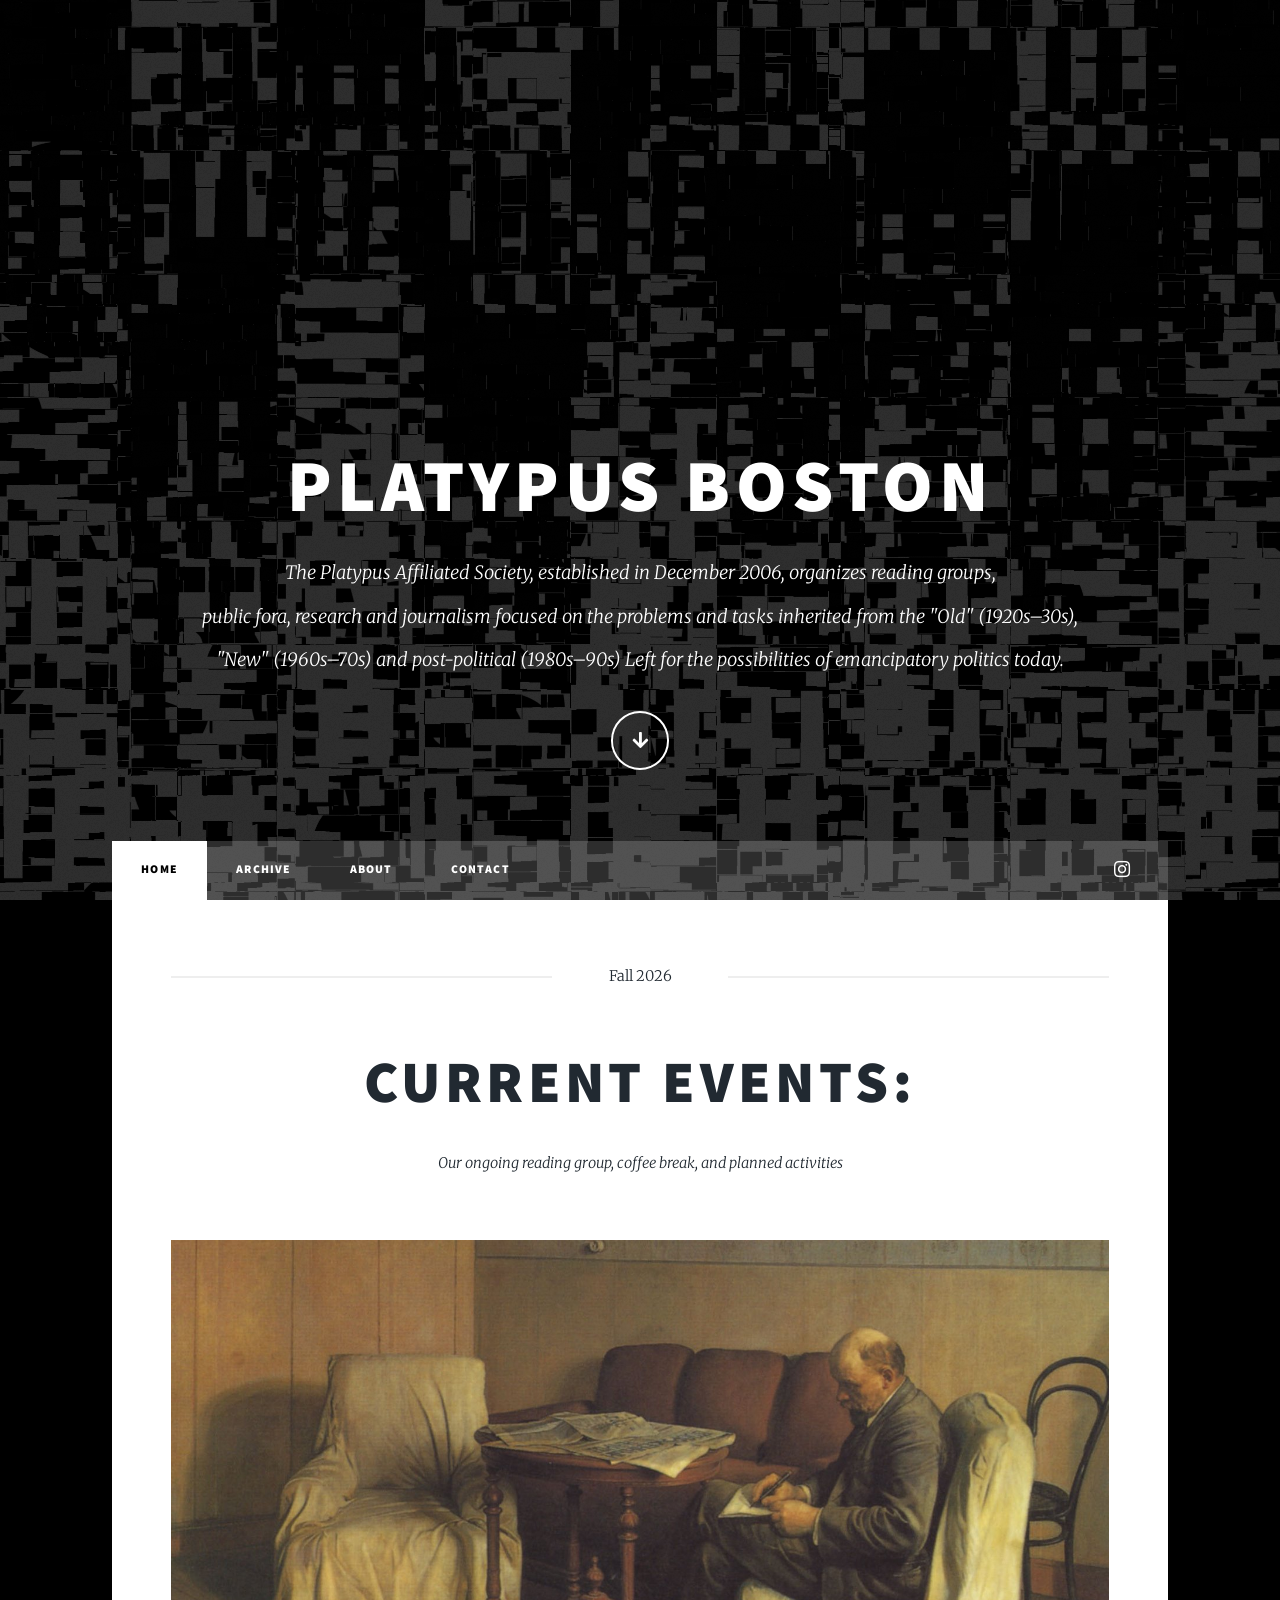
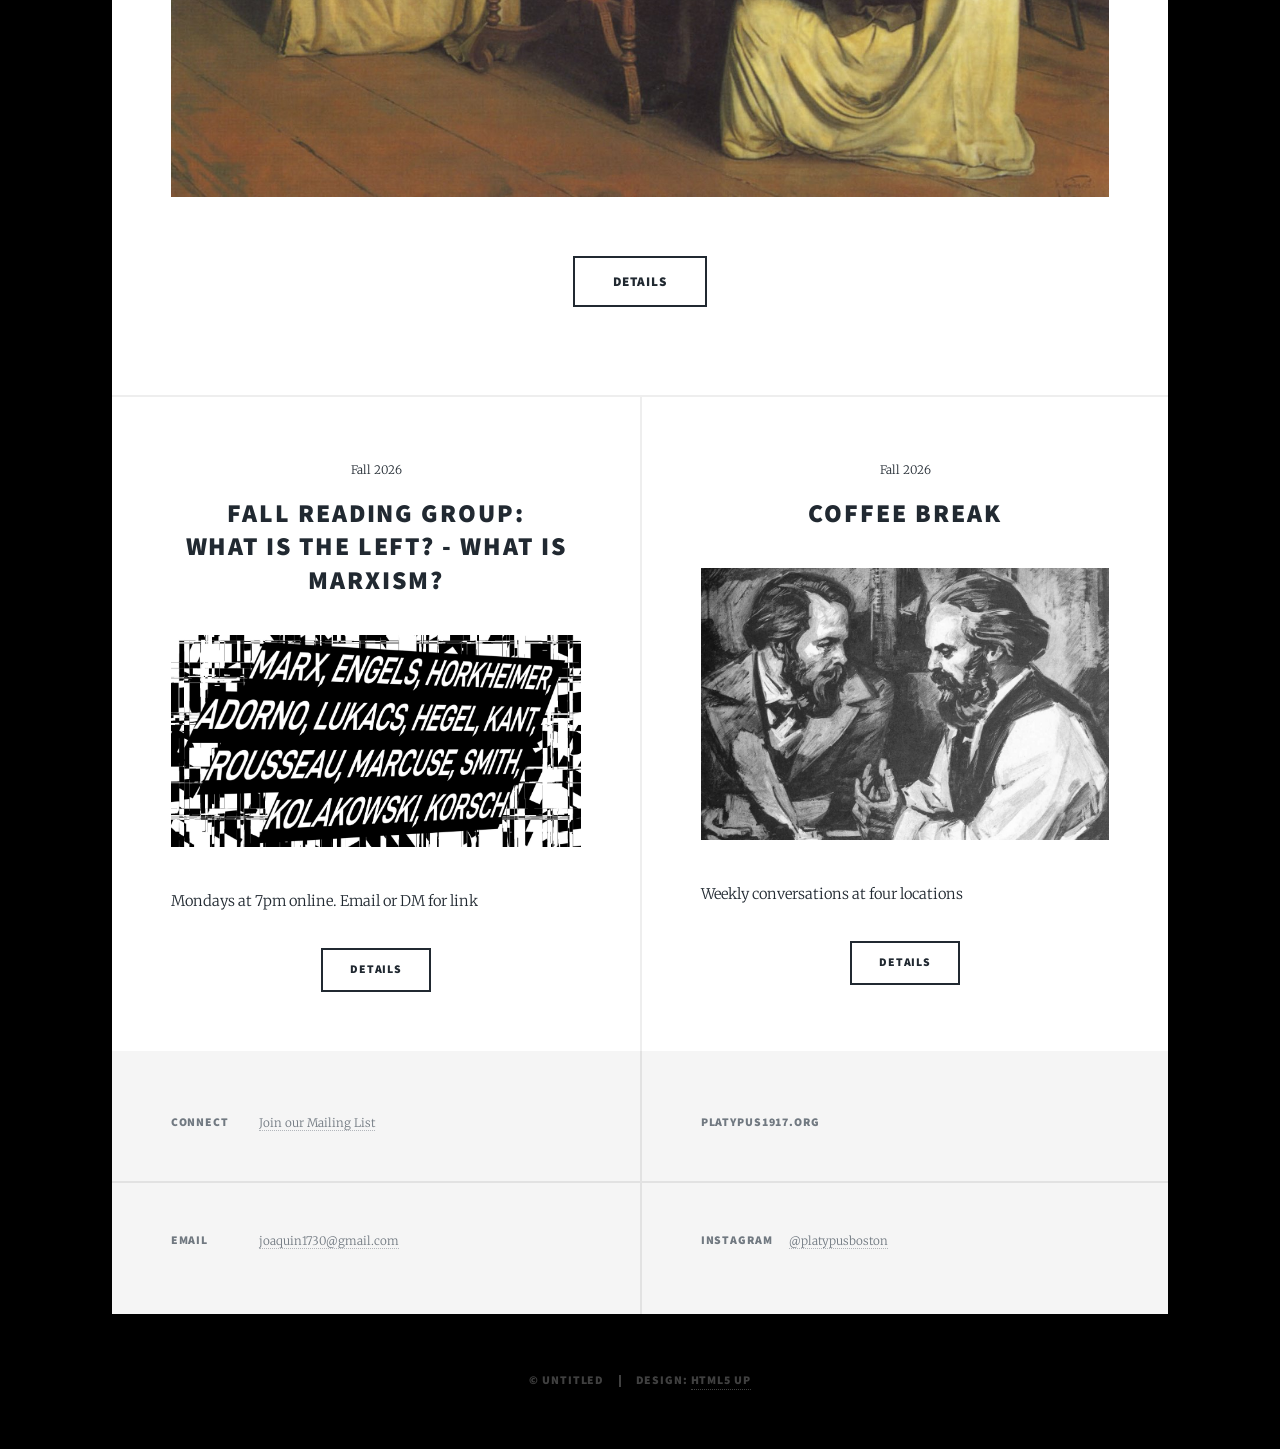
<file: docs/index.html>
<!DOCTYPE HTML>
<!--
	Massively by HTML5 UP
	html5up.net | @ajlkn
	Free for personal and commercial use under the CCA 3.0 license (html5up.net/license)
-->
<html>
	<head>
		<title>Platypus Boston</title>
		<meta charset="utf-8" />
		<meta name="viewport" content="width=device-width, initial-scale=1, user-scalable=no" />
		<link rel="stylesheet" href="assets/css/main.css" />
		<noscript><link rel="stylesheet" href="assets/css/noscript.css" /></noscript>
		<link rel="icon" type="image/png" href="images/logo.png" />
	</head>
	<body class="is-preload">

		<!-- Wrapper -->
			<div id="wrapper" class="fade-in">

				<!-- Intro -->
					<div id="intro">
						<h1>Platypus Boston</h1>
						<p>The Platypus Affiliated Society, established in December 2006, organizes reading groups,<br />
							public fora, research and journalism focused on the problems and tasks inherited from the "Old" (1920s–30s), <br />
							"New" (1960s–70s) and post-political (1980s–90s) Left for the possibilities of emancipatory politics today.<br />
						<ul class="actions">
							<li><a href="#header" class="button icon solid solo fa-arrow-down scrolly">Continue</a></li>
						</ul>
					</div>

				<!-- Header -->
					<header id="header">
						<a href="index.html" class="logo">Platypus Boston</a>
					</header>

				<!-- Nav -->
					<nav id="nav">
						<ul class="links">
							<li class="active"><a href="index.html">Home</a></li>
							<li><a href="archive1.html">Archive</a></li>
							<li><a href="about.html">About</a></li>
							<li><a href="contact.html">Contact</a></li>
						</ul>
						<ul class="icons">
							<li><a href="https://www.instagram.com/platypusboston/" class="icon brands fa-instagram"><span class="label">Instagram</span></a></li>
						</ul>
					</nav>

				<!-- Main -->
					<div id="main">

						<!-- Featured Post -->
							<article class="post featured">
								<header class="major">
									<span class="date">Fall 2026</span>
									<h2><a href="currentevents.html">Current Events:</a></h2>
									<p>Our ongoing reading group, coffee break, and planned activities</p>
								</header>
								<a href="currentevents.html" class="image main"><img src="images/brodsky_leninsmolnypalace.jpg" alt="" /></a>
								<ul class="actions special">
									<li><a href="currentevents.html" class="button large">Details</a></li>
								</ul>
							</article>

						<!-- Posts -->
							<section class="posts">
								<article>
									<header>
										<span class="date">Fall 2026</span>
										<h2><a href="rgfall26.html">Fall Reading Group:<br />
										What is the Left? - What is Marxism?</a></h2>
									</header>
									<a href="rgfall26.html" class="image fit"><img src="images/primaryrg.jpg" alt="" /></a>
									<p>Mondays at 7pm online. Email or DM for link</p>
									<ul class="actions special">
										<li><a href="rgfall26.html" class="button">Details</a></li>
									</ul>
								</article>
								<article>
									<header>
										<span class="date">Fall 2026</span>
										<h2><a href="coffeebreak.html">Coffee Break</a></h2>
									</header>
									<a href="coffeebreak.html" class="image fit"><img src="images/marxandengels.jpg" alt="" /></a>
									<p>Weekly conversations at four locations</p>
									<ul class="actions special">
										<li><a href="coffeebreak.html" class="button">Details</a></li>
									</ul>
								</article>
							</section>
					</div>

				<!-- Footer -->
					<footer id="footer">
						<section class="split contact">
							<section>
								<h3>Connect</h3>
								<p><a href="https://docs.google.com/forms/d/e/1FAIpQLSc48A53ioYq2Q9pGoOkRkRaK0dn1sQ_l1pMJr7D8Q74DlkW-g/viewform?usp=dialog">Join our Mailing List</a></p>
							</section>
							<section>
								<h3>Email</h3>
								<p><a href="mailto:joaquin1730@gmail.com">joaquin1730@gmail.com</a></p>
							</section>
						</section>
						<section class="split contact">
							<section>
								<h3><a href="https://platypus1917.org/">platypus1917.org</a></h3>
								<p><br /></p>
							</section>
							<section>
								<h3>Instagram</h3>
								<p><a href="https://www.instagram.com/platypusboston/">@platypusboston</a></p>
							</section>
						</section>
					</footer>

				<!-- Copyright -->
					<div id="copyright">
						<ul><li>&copy; Untitled</li><li>Design: <a href="https://html5up.net">HTML5 UP</a></li></ul>
					</div>

			</div>

		<!-- Scripts -->
			<script src="assets/js/jquery.min.js"></script>
			<script src="assets/js/jquery.scrollex.min.js"></script>
			<script src="assets/js/jquery.scrolly.min.js"></script>
			<script src="assets/js/browser.min.js"></script>
			<script src="assets/js/breakpoints.min.js"></script>
			<script src="assets/js/util.js"></script>
			<script src="assets/js/main.js"></script>

	</body>
</html>
</file>
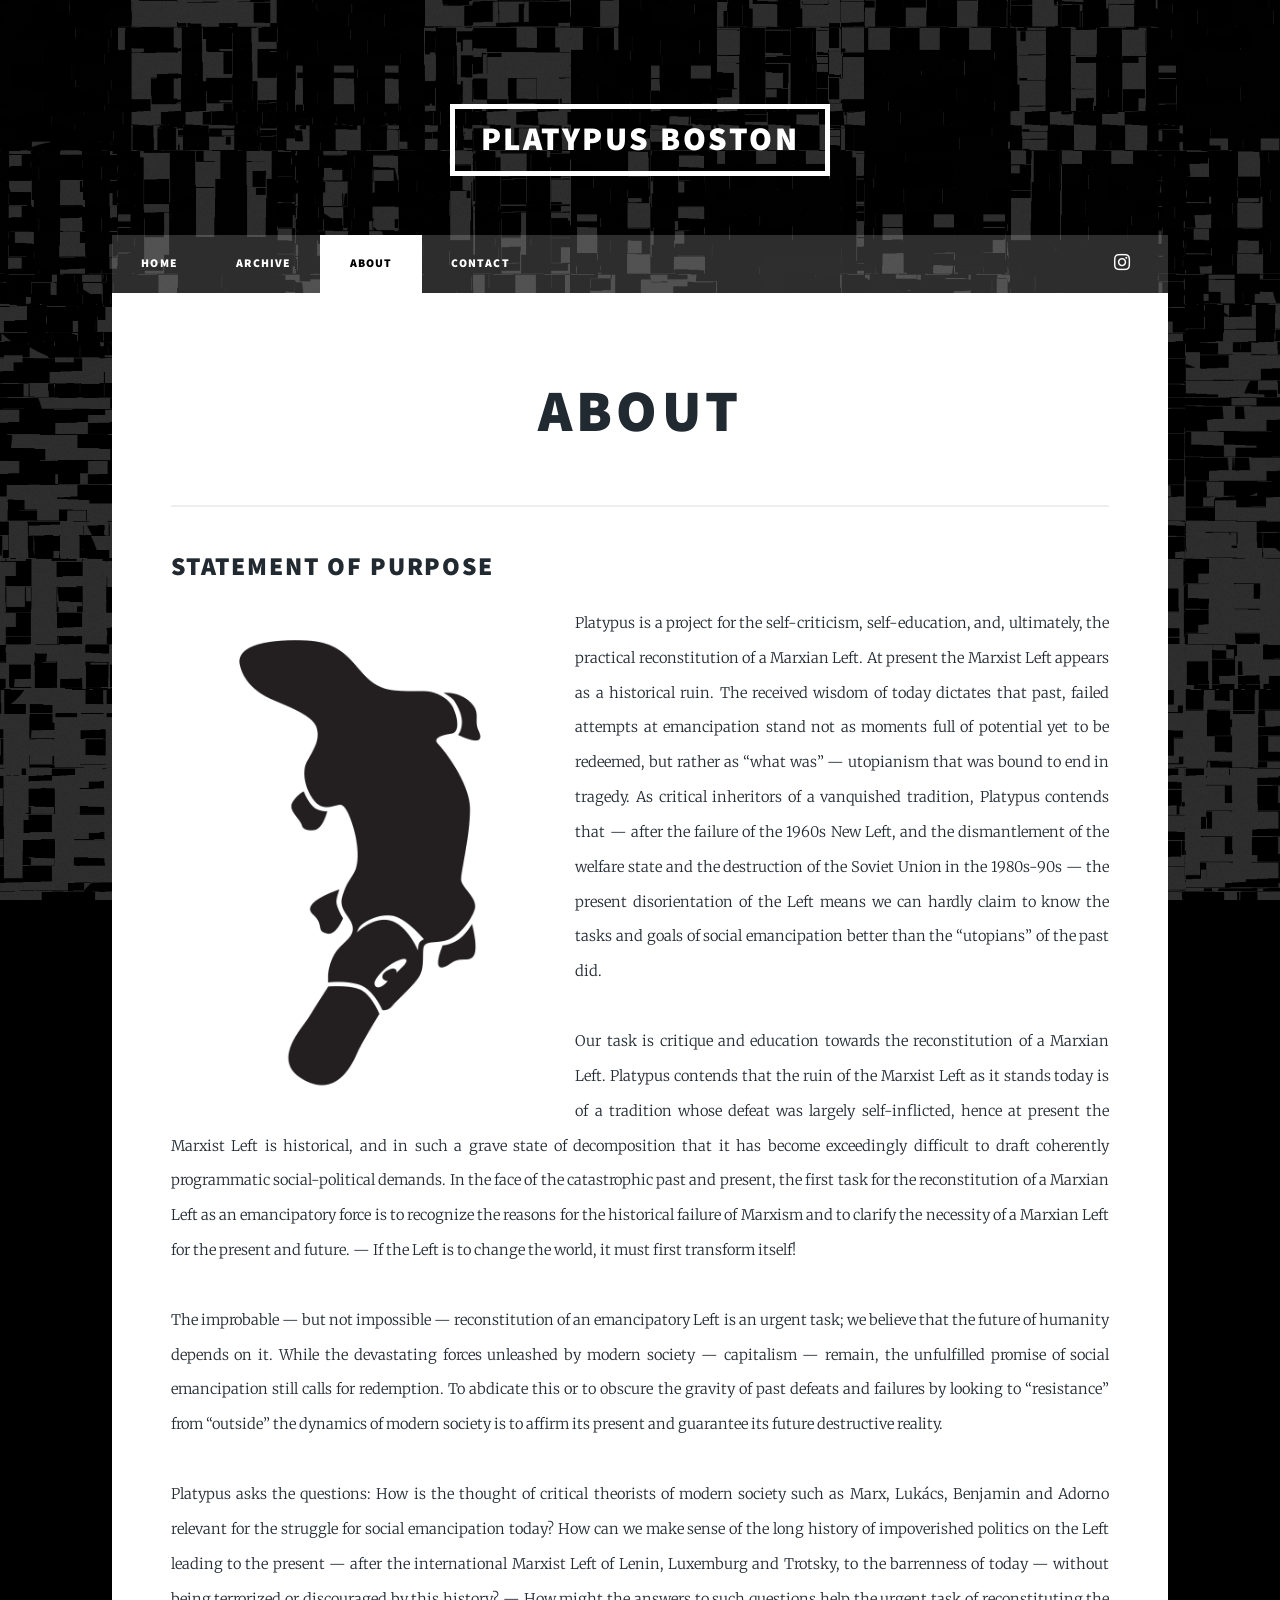
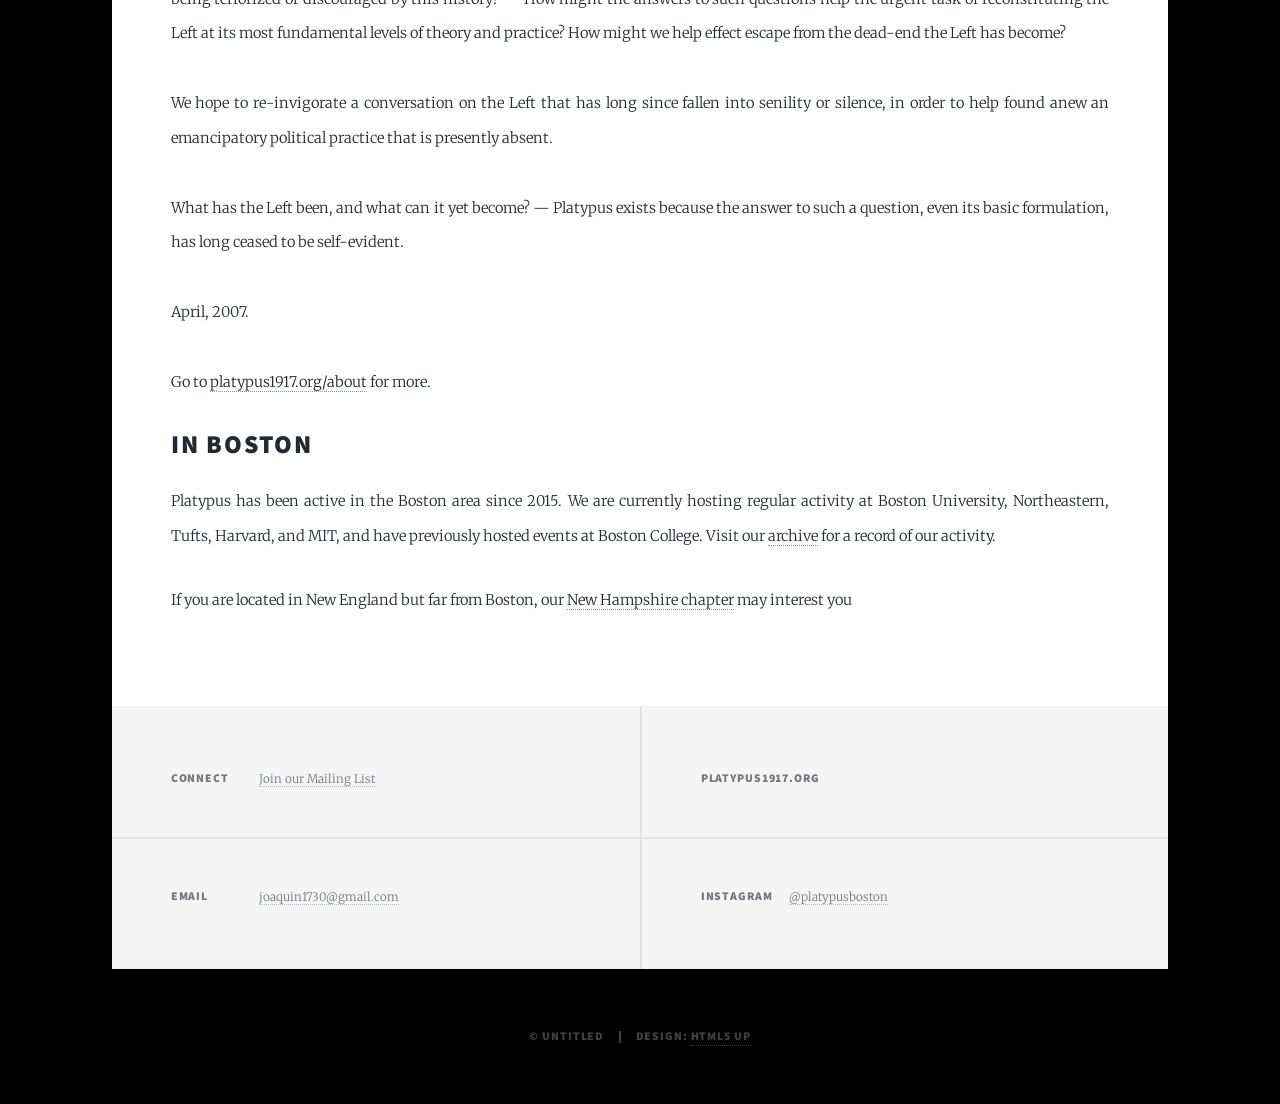
<file: docs/about.html>
<!DOCTYPE HTML>
<!--
	Massively by HTML5 UP
	html5up.net | @ajlkn
	Free for personal and commercial use under the CCA 3.0 license (html5up.net/license)
-->
<html>
	<head>
		<title>Platypus Boston</title>
		<meta charset="utf-8" />
		<meta name="viewport" content="width=device-width, initial-scale=1, user-scalable=no" />
		<link rel="stylesheet" href="assets/css/main.css" />
		<noscript><link rel="stylesheet" href="assets/css/noscript.css" /></noscript>
		<link rel="icon" type="image/png" href="images/logo.png" />
	</head>
	<body class="is-preload">

		<!-- Wrapper -->
			<div id="wrapper">

				<!-- Header -->
					<header id="header">
						<a href="index.html" class="logo">Platypus Boston</a>
					</header>

				<!-- Nav -->
					<nav id="nav">
						<ul class="links">
							<li><a href="index.html">Home</a></li>
							<li><a href="archive1.html">Archive</a></li>
							<li class="active"><a href="about.html">About</a></li>
							<li><a href="contact.html">Contact</a></li>
						</ul>
						<ul class="icons">
							<li><a href="https://www.instagram.com/platypusboston/" class="icon brands fa-instagram"><span class="label">Instagram</span></a></li>
						</ul>
					</nav>

				<!-- Main -->
					<div id="main">

						<!-- Post -->
							<section class="post">
								<header class="major">
									<h1>About</h1>
								</header>
								<hr />
								<h2>Statement of Purpose</h2>
								<p>
									<span class="image left"><img src="images/logo.png" alt="" /></span>
									Platypus is a project for the self-criticism, self-education, and, ultimately, 
									the practical reconstitution of a Marxian Left. At present the Marxist Left 
									appears as a historical ruin. The received wisdom of today dictates that past,
									failed attempts at emancipation stand not as moments full of potential yet to 
									be redeemed, but rather as “what was” — utopianism that was bound to end in 
									tragedy. As critical inheritors of a vanquished tradition, Platypus contends 
									that — after the failure of the 1960s New Left, and the dismantlement of the 
									welfare state and the destruction of the Soviet Union in the 1980s-90s — the 
									present disorientation of the Left means we can hardly claim to know the tasks 
									and goals of social emancipation better than the “utopians” of the past did.
									</br></br>
									Our task is critique and education towards the reconstitution of a Marxian Left.
									Platypus contends that the ruin of the Marxist Left as it stands today is of a 
									tradition whose defeat was largely self-inflicted, hence at present the Marxist
									Left is historical, and in such a grave state of decomposition that it has 
									become exceedingly difficult to draft coherently programmatic social-political
									demands. In the face of the catastrophic past and present, the first task for
									the reconstitution of a Marxian Left as an emancipatory force is to 
									recognize the reasons for the historical failure of Marxism and to clarify 
									the necessity of a Marxian Left for the present and future. — If the Left is 
									to change the world, it must first transform itself!
									</br></br>
									The improbable — but not impossible — reconstitution of an emancipatory Left is
									an urgent task; we believe that the future of humanity depends on it. While the
									devastating forces unleashed by modern society — capitalism — remain, the 
									unfulfilled promise of social emancipation still calls for redemption. To 
									abdicate this or to obscure the gravity of past defeats and failures by looking 
									to “resistance” from “outside” the dynamics of modern society is to affirm its 
									present and guarantee its future destructive reality.
									</br></br>
									Platypus asks the questions: How is the thought of critical theorists of modern 
									society such as Marx, Lukács, Benjamin and Adorno relevant for the struggle for 
									social emancipation today? How can we make sense of the long history of 
									impoverished politics on the Left leading to the present — after the 
									international Marxist Left of Lenin, Luxemburg and Trotsky, to the barrenness of 
									today — without being terrorized or discouraged by this history? — How might the 
									answers to such questions help the urgent task of reconstituting the Left at its 
									most fundamental levels of theory and practice? How might we help effect escape 
									from the dead-end the Left has become?
									</br></br>
									We hope to re-invigorate a conversation on the Left that has long since fallen 
									into senility or silence, in order to help found anew an emancipatory political 
									practice that is presently absent.
									</br></br>
									What has the Left been, and what can it yet become? — Platypus exists because 
									the answer to such a question, even its basic formulation, has long ceased to be 
									self-evident.
									</br></br>
									April, 2007.
									</br></br>
									Go to <a href="https://https://platypus1917.org/about/">platypus1917.org/about</a> for more.
								</p>
								<h2>In Boston</h2>
								<p>Platypus has been active in the Boston area since 2015. We are currently hosting regular activity at Boston University, Northeastern, Tufts, Harvard, and MIT, and have previously hosted events at Boston College. Visit our <a href="archive1.html">archive</a> for a record of our activity.</p>
								<p>If you are located in New England but far from Boston, our <a href="https://www.instagram.com/platypusunh/">New Hampshire chapter</a> may interest you</p>
							</section>

					</div>

				<!-- Footer -->
					<footer id="footer">
						<section class="split contact">
							<section>
								<h3>Connect</h3>
								<p><a href="https://docs.google.com/forms/d/e/1FAIpQLSc48A53ioYq2Q9pGoOkRkRaK0dn1sQ_l1pMJr7D8Q74DlkW-g/viewform?usp=dialog">Join our Mailing List</a></p>
							</section>
							<section>
								<h3>Email</h3>
								<p><a href="mailto:joaquin1730@gmail.com">joaquin1730@gmail.com</a></p>
							</section>
						</section>
						<section class="split contact">
							<section>
								<h3><a href="https://platypus1917.org/">platypus1917.org</a></h3>
								<p><br /></p>
							</section>
							<section>
								<h3>Instagram</h3>
								<p><a href="https://www.instagram.com/platypusboston/">@platypusboston</a></p>
							</section>
						</section>
					</footer>

				<!-- Copyright -->
					<div id="copyright">
						<ul><li>&copy; Untitled</li><li>Design: <a href="https://html5up.net">HTML5 UP</a></li></ul>
					</div>

			</div>

		<!-- Scripts -->
			<script src="assets/js/jquery.min.js"></script>
			<script src="assets/js/jquery.scrollex.min.js"></script>
			<script src="assets/js/jquery.scrolly.min.js"></script>
			<script src="assets/js/browser.min.js"></script>
			<script src="assets/js/breakpoints.min.js"></script>
			<script src="assets/js/util.js"></script>
			<script src="assets/js/main.js"></script>

	</body>
</html>
</file>
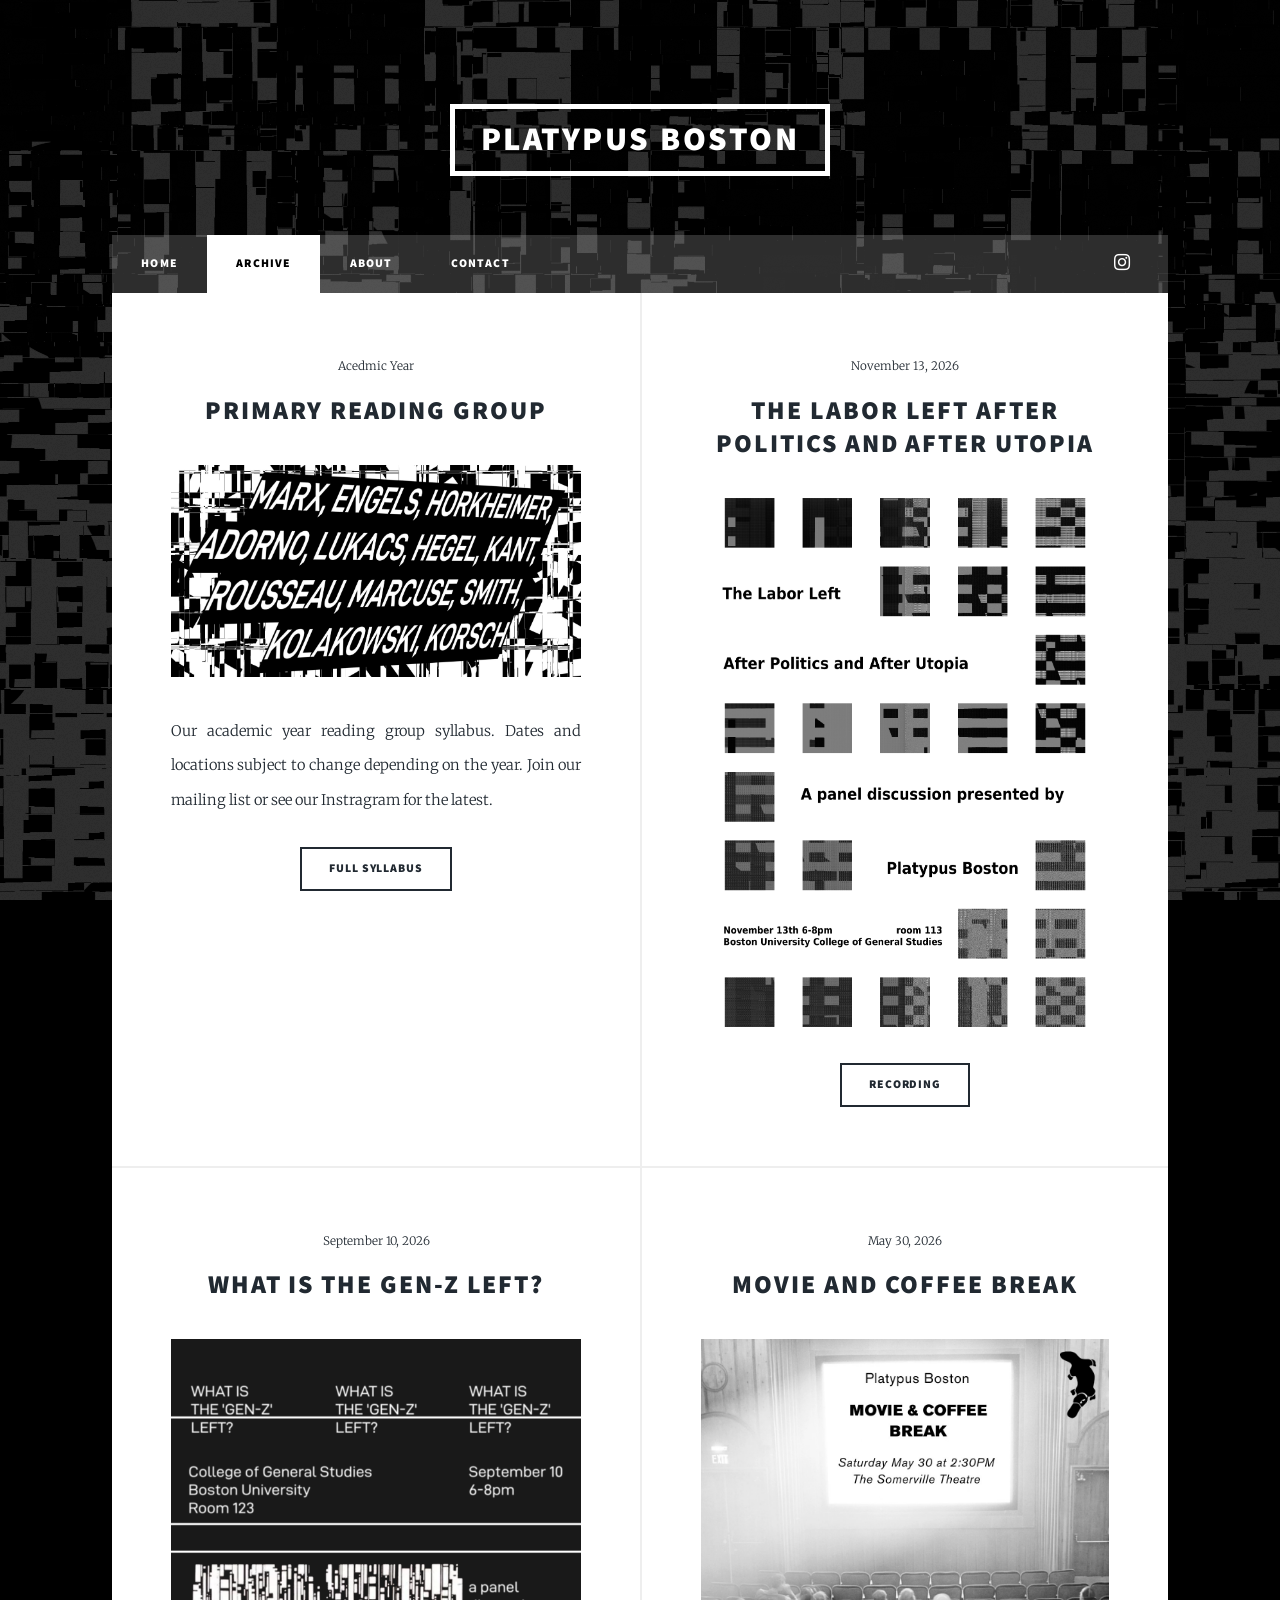
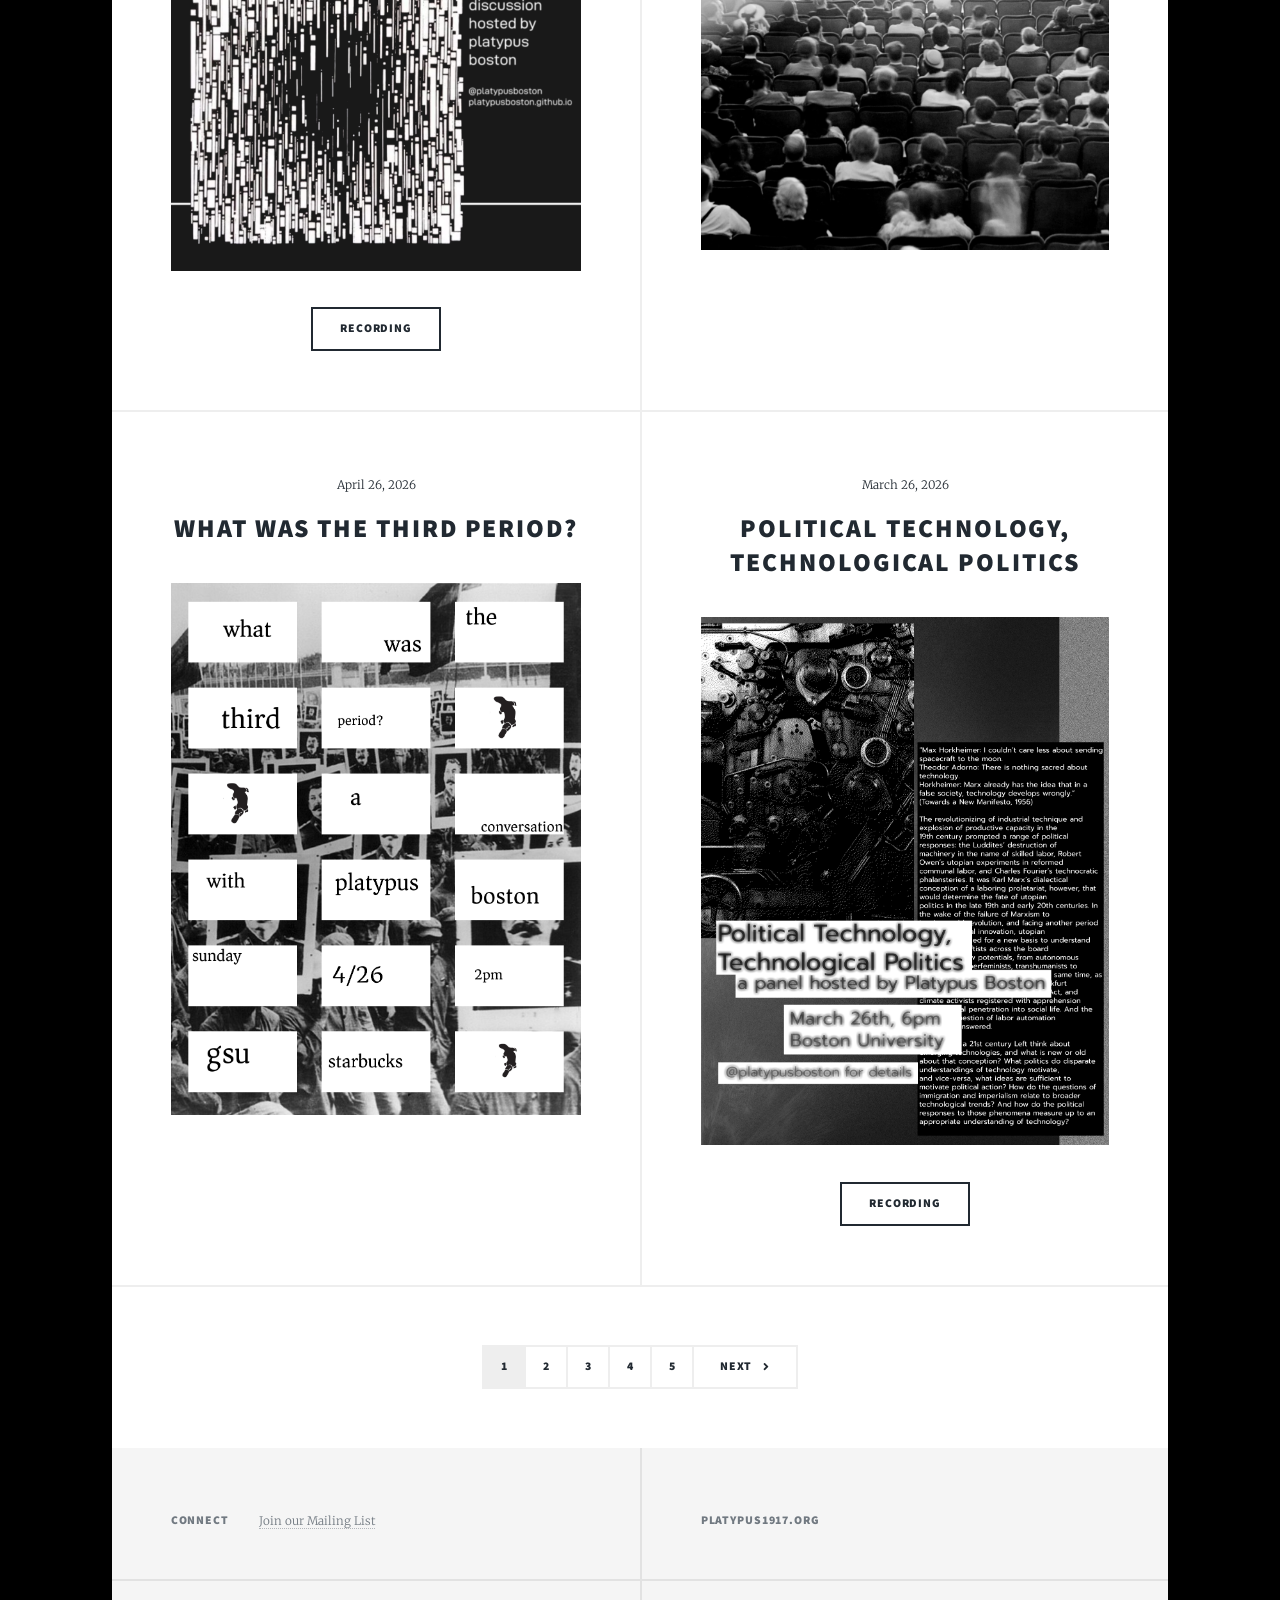
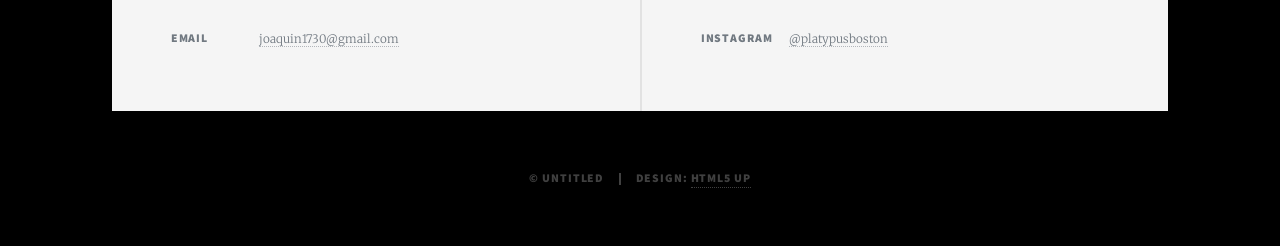
<file: docs/archive1.html>
<!DOCTYPE HTML>
<!--
	Massively by HTML5 UP
	html5up.net | @ajlkn
	Free for personal and commercial use under the CCA 3.0 license (html5up.net/license)
-->
<html>
	<head>
		<title>Platypus Boston</title>
		<meta charset="utf-8" />
		<meta name="viewport" content="width=device-width, initial-scale=1, user-scalable=no" />
		<link rel="stylesheet" href="assets/css/main.css" />
		<noscript><link rel="stylesheet" href="assets/css/noscript.css" /></noscript>
		<link rel="icon" type="image/png" href="images/logo.png" />
	</head>
	<body class="is-preload">

		<!-- Wrapper -->
			<div id="wrapper">

				<!-- Header -->
					<header id="header">
						<a href="index.html" class="logo">Platypus Boston</a>
					</header>

				<!-- Nav -->
					<nav id="nav">
						<ul class="links">
							<li><a href="index.html">Home</a></li>
							<li class="active"><a href="archive1.html">Archive</a></li>
							<li><a href="about.html">About</a></li>
							<li><a href="contact.html">Contact</a></li>
						</ul>
						<ul class="icons">
							<li><a href="https://www.instagram.com/platypusboston/" class="icon brands fa-instagram"><span class="label">Instagram</span></a></li>
						</ul>
					</nav>

				<!-- Main -->
					<div id="main">

						<!-- Posts -->
							<section class="posts">
								<article>
									<header>
										<span class="date">Acedmic Year</span>
										<h2><a href="rgacademic.html">Primary Reading Group</a></h2>
									</header>
									<a href="rgacademic.html" class="image fit"><img src="images/primaryrg.jpg" alt="" /></a>
									<p>Our academic year reading group syllabus. Dates and locations subject to change depending on the year. Join our mailing list or see our Instragram for the latest.</p>
									<ul class="actions special">
										<li><a href="rgacademic.html" class="button">Full Syllabus</a></li>
									</ul>
								</article>
								<article>
									<header>
										<span class="date">November 13, 2026</span>
										<h2><a href="https://youtu.be/ClCnXM_HpVQ">The Labor Left After Politics and After Utopia</a></h2>
									</header>
									<a href="https://youtu.be/ClCnXM_HpVQ" class="image fit"><img src="images/labor left (1).png" alt="" /></a>
									<ul class="actions special">
										<li><a href="https://youtu.be/ClCnXM_HpVQ" class="button">Recording</a></li>
									</ul>
								</article>
								<article>
									<header>
										<span class="date">September 10, 2026</span>
										<h2><a href="https://youtu.be/edRM_NgUxV8">What is the Gen-Z Left?</a></h2>
									</header>
									<a href="https://youtu.be/edRM_NgUxV8" class="image fit"><img src="images/genzleft.png" alt="" /></a>
									<ul class="actions special">
										<li><a href="https://youtu.be/edRM_NgUxV8" class="button">Recording</a></li>
									</ul>
								</article>
								<article>
									<header>
										<span class="date">May 30, 2026</span>
										<h2>Movie and Coffee Break</h2>
									</header>
									<a class="image fit"><img src="images/moviecb.jpg" alt="" /></a>
								</article>
								<article>
									<header>
										<span class="date">April 26, 2026</span>
										<h2>What was the Third Period?</h2>
									</header>
									<a class="image fit"><img src="images/Third Period.png" alt="" /></a>
								</article>
								<article>
									<header>
										<span class="date">March 26, 2026</span>
										<h2><a href="https://youtu.be/zxbXwqUPfh0?si=ltkNNfWBjgd5H7LV">Political Technology, Technological Politics</a></h2>
									</header>
									<a href="https://youtu.be/zxbXwqUPfh0?si=ltkNNfWBjgd5H7LV" class="image fit"><img src="images/Political Technology.png" alt="" /></a>
									<ul class="actions special">
										<li><a href="https://youtu.be/zxbXwqUPfh0?si=ltkNNfWBjgd5H7LV" class="button">Recording</a></li>
									</ul>
								</article>
							</section>

						<!-- Footer -->
							<footer>
								<div class="pagination">
									<!--<a href="index.html" class="previous">Prev</a>-->
									<a href="#" class="page active">1</a>
									<a href="archive2.html" class="page">2</a>
									<a href="archive3.html" class="page">3</a>
									<a href="archive4.html" class="page">4</a>
									<a href="archive5.html" class="page">5</a>
									<!--<span class="extra">&hellip;</span>
									<a href="#" class="page">10</a>-->
									<a href="archive2.html" class="next">Next</a>
								</div>
							</footer>

					</div>

				<!-- Footer -->
					<footer id="footer">
						<section class="split contact">
							<section>
								<h3>Connect</h3>
								<p><a href="https://docs.google.com/forms/d/e/1FAIpQLSc48A53ioYq2Q9pGoOkRkRaK0dn1sQ_l1pMJr7D8Q74DlkW-g/viewform?usp=dialog">Join our Mailing List</a></p>
							</section>
							<section>
								<h3>Email</h3>
								<p><a href="mailto:joaquin1730@gmail.com">joaquin1730@gmail.com</a></p>
							</section>
						</section>
						<section class="split contact">
							<section>
								<h3><a href="https://platypus1917.org/">platypus1917.org</a></h3>
								<p><br /></p>
							</section>
							<section>
								<h3>Instagram</h3>
								<p><a href="https://www.instagram.com/platypusboston/">@platypusboston</a></p>
							</section>
						</section>
					</footer>

				<!-- Copyright -->
					<div id="copyright">
						<ul><li>&copy; Untitled</li><li>Design: <a href="https://html5up.net">HTML5 UP</a></li></ul>
					</div>

			</div>

		<!-- Scripts -->
			<script src="assets/js/jquery.min.js"></script>
			<script src="assets/js/jquery.scrollex.min.js"></script>
			<script src="assets/js/jquery.scrolly.min.js"></script>
			<script src="assets/js/browser.min.js"></script>
			<script src="assets/js/breakpoints.min.js"></script>
			<script src="assets/js/util.js"></script>
			<script src="assets/js/main.js"></script>

	</body>
</html>
</file>
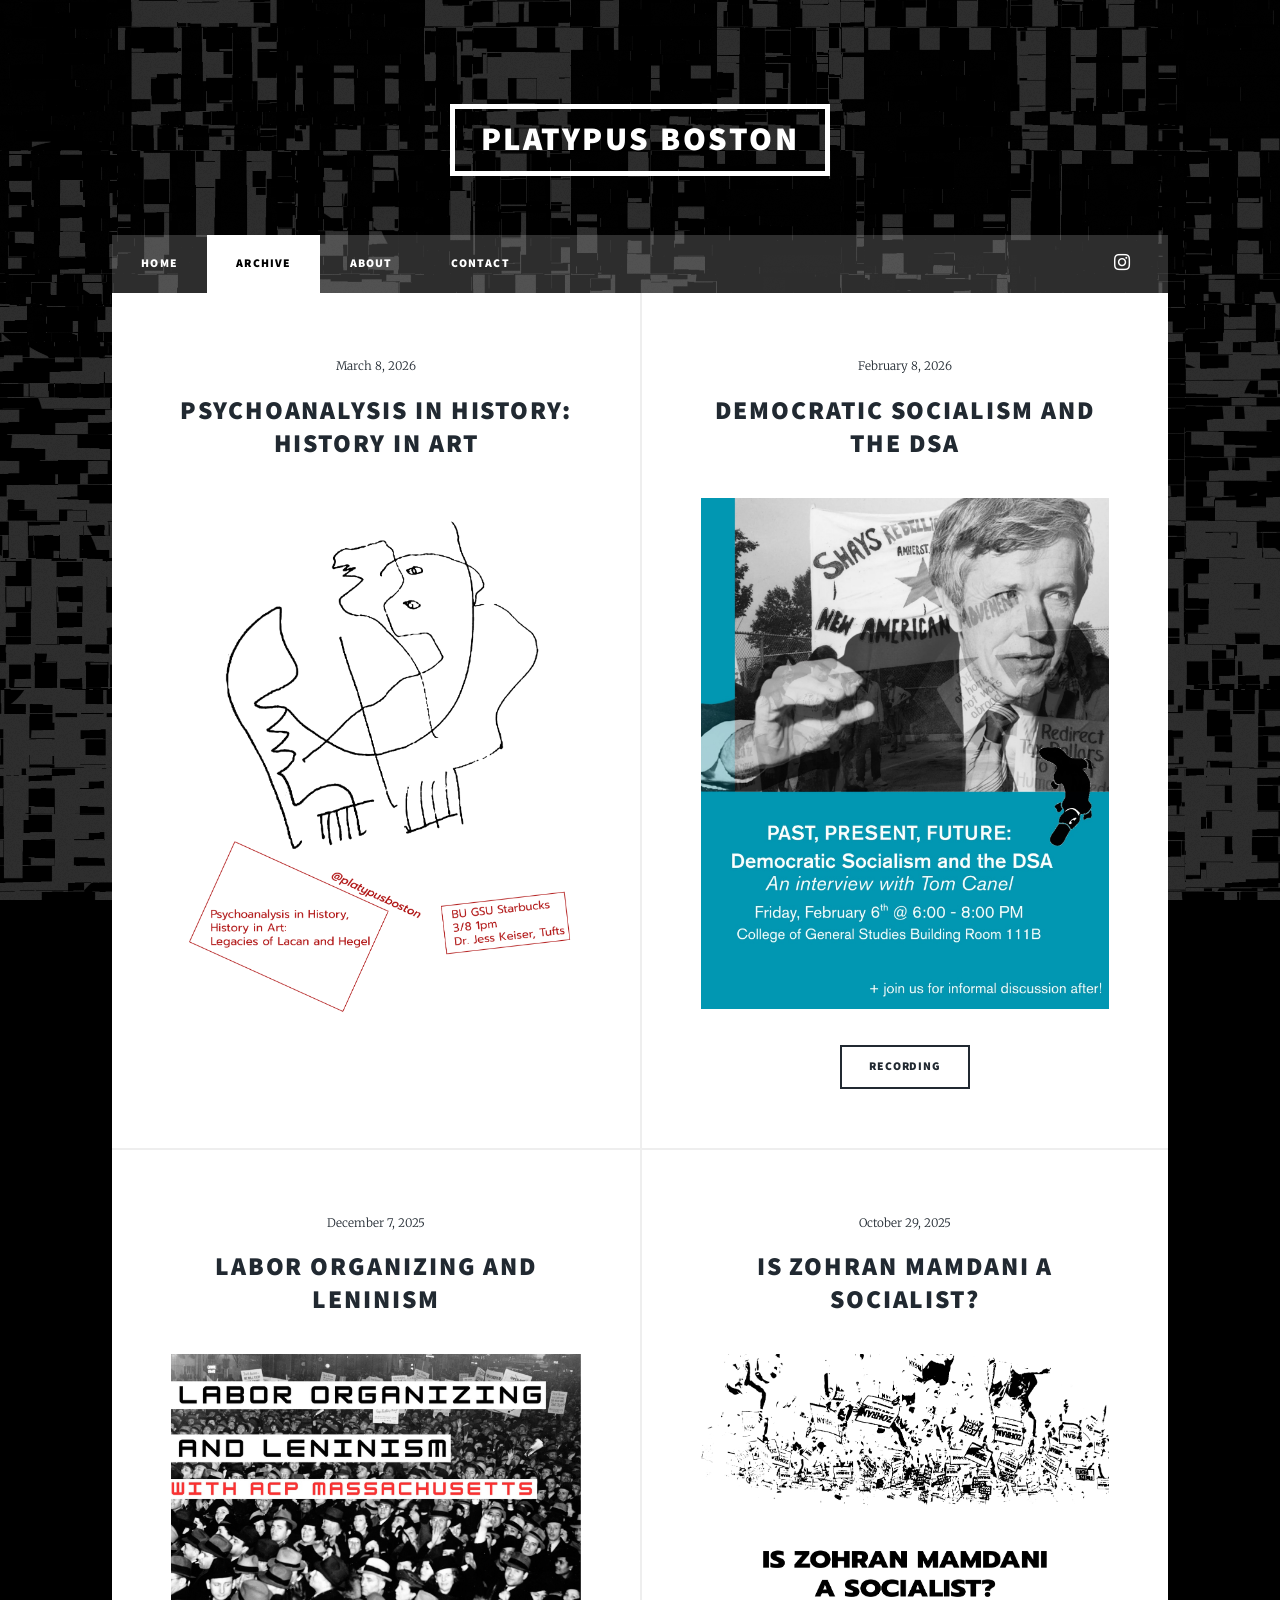
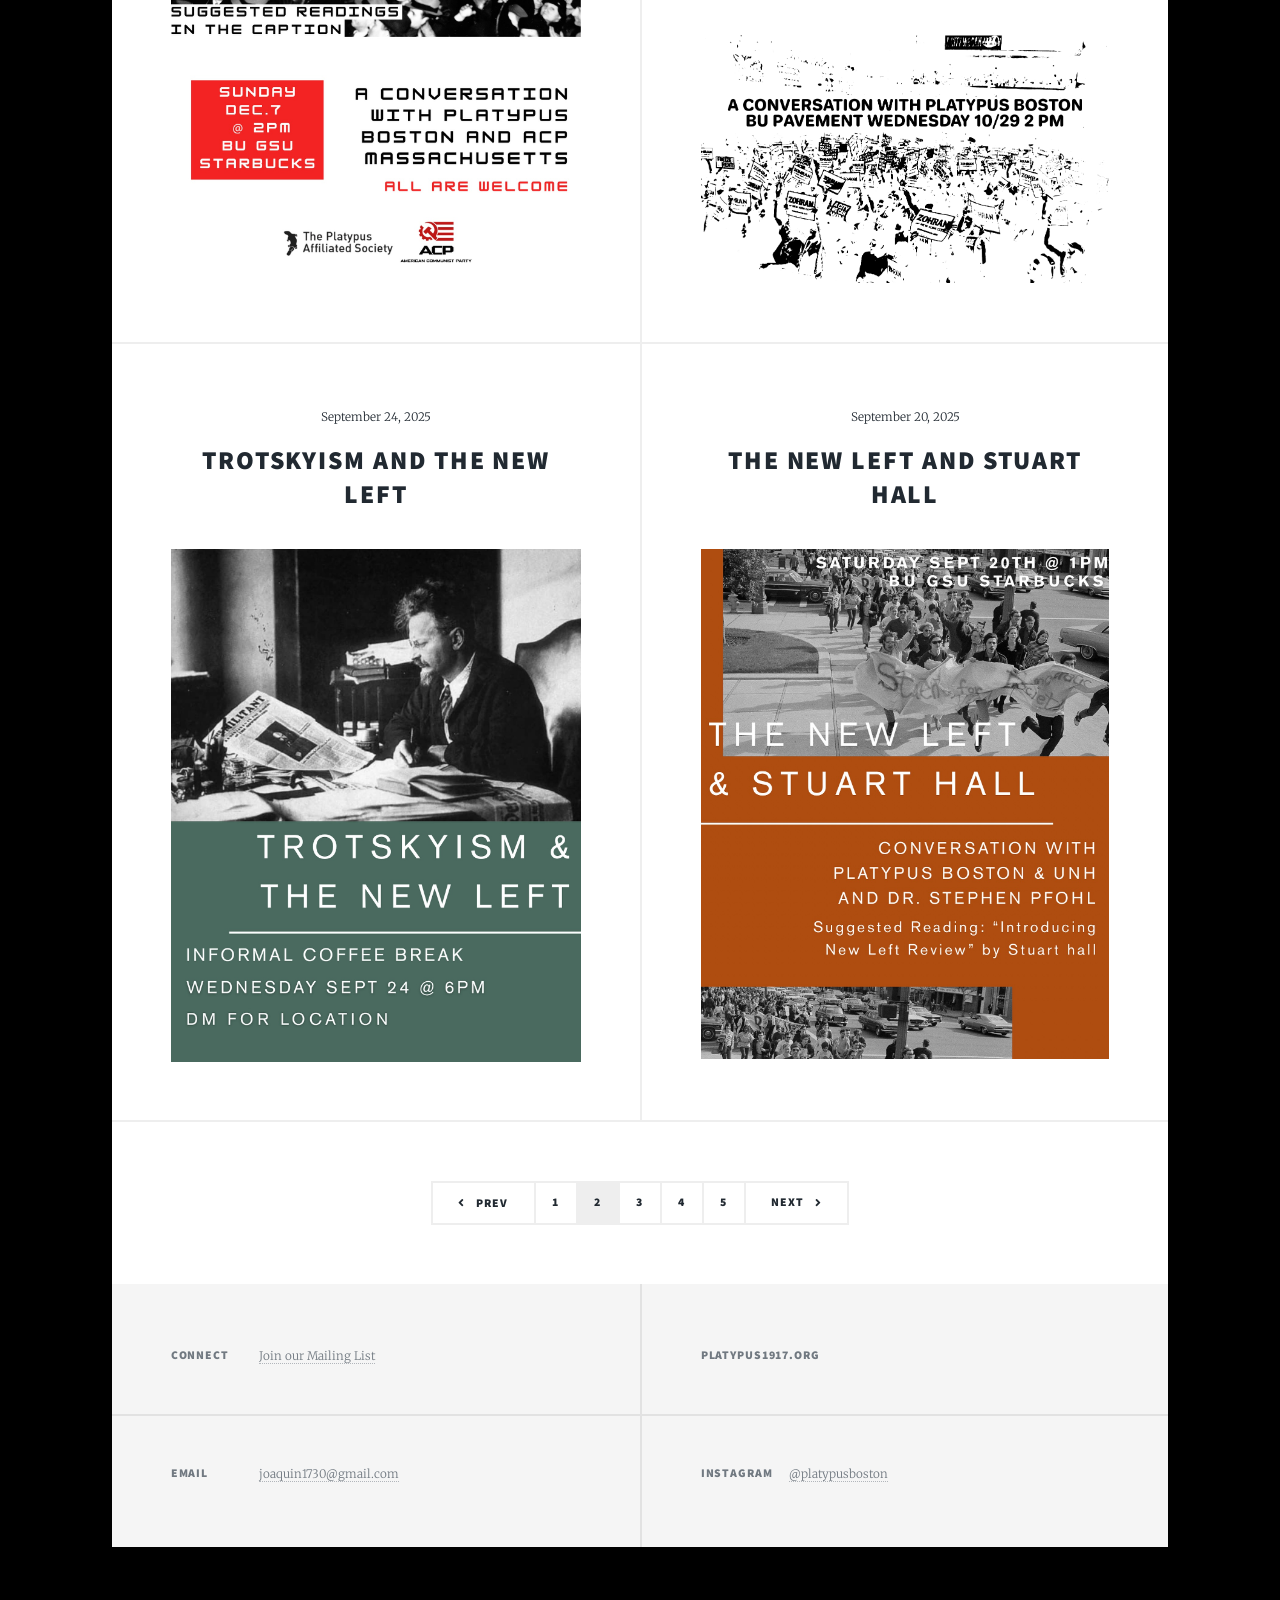
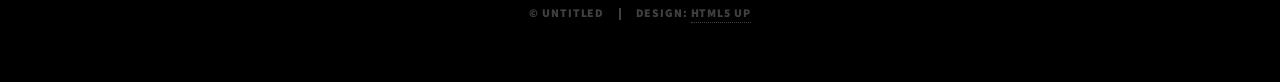
<file: docs/archive2.html>
<!DOCTYPE HTML>
<!--
	Massively by HTML5 UP
	html5up.net | @ajlkn
	Free for personal and commercial use under the CCA 3.0 license (html5up.net/license)
-->
<html>
	<head>
		<title>Platypus Boston</title>
		<meta charset="utf-8" />
		<meta name="viewport" content="width=device-width, initial-scale=1, user-scalable=no" />
		<link rel="stylesheet" href="assets/css/main.css" />
		<noscript><link rel="stylesheet" href="assets/css/noscript.css" /></noscript>
		<link rel="icon" type="image/png" href="images/logo.png" />
	</head>
	<body class="is-preload">

		<!-- Wrapper -->
			<div id="wrapper">

				<!-- Header -->
					<header id="header">
						<a href="index.html" class="logo">Platypus Boston</a>
					</header>

				<!-- Nav -->
					<nav id="nav">
						<ul class="links">
							<li><a href="index.html">Home</a></li>
							<li class="active"><a href="archive1.html">Archive</a></li>
							<li><a href="about.html">About</a></li>
							<li><a href="contact.html">Contact</a></li>
						</ul>
						<ul class="icons">
							<li><a href="https://www.instagram.com/platypusboston/" class="icon brands fa-instagram"><span class="label">Instagram</span></a></li>
						</ul>
					</nav>

				<!-- Main -->
					<div id="main">

						<!-- Posts -->
							<section class="posts">
								<article>
									<header>
										<span class="date">March 8, 2026</span>
										<h2>Psychoanalysis in History: History in Art</h2>
									</header>
									<a class="image fit"><img src="images/jess coffee mar8.png" alt="" /></a>
								</article>
								<article>
									<header>
										<span class="date">February 8, 2026</span>
										<h2><a href="https://youtu.be/4B8LptZBGWc?si=id2J0zCKct0bsrUK">Democratic Socialism and the DSA</a></h2>
									</header>
									<a href="https://youtu.be/4B8LptZBGWc?si=id2J0zCKct0bsrUK" class="image fit"><img src="images/demsoc.jpg" alt="" /></a>
									<ul class="actions special">
										<li><a href="https://youtu.be/4B8LptZBGWc?si=id2J0zCKct0bsrUK" class="button">Recording</a></li>
									</ul>
								</article>
								<article>
									<header>
										<span class="date">December 7, 2025</span>
										<h2>Labor Organizing and Leninism</h2>
									</header>
									<a class="image fit"><img src="images/acp.jpg" alt="" /></a>
								</article>
								<article>
									<header>
										<span class="date">October 29, 2025</span>
										<h2>Is Zohran Mamdani a Socialist?</h2>
									</header>
									<a class="image fit"><img src="images/zohran.jpg" alt="" /></a>
								</article>
								<article>
									<header>
										<span class="date">September 24, 2025</span>
										<h2>Trotskyism and the New Left</h2>
									</header>
									<a class="image fit"><img src="images/trotnewleft.jpg" alt="" /></a>
								</article>
								<article>
									<header>
										<span class="date">September 20, 2025</span>
										<h2>The New Left and Stuart Hall</h2>
									</header>
									<a class="image fit"><img src="images/stuhallnewleft.jpg" alt="" /></a>
								</article>
							</section>

						<!-- Footer -->
							<footer>
								<div class="pagination">
									<a href="archive1.html" class="previous">Prev</a>
									<a href="archive1.html" class="page">1</a>
									<a href="archive2.html" class="page active">2</a>
									<a href="archive3.html" class="page">3</a>
									<a href="archive4.html" class="page">4</a>
									<a href="archive5.html" class="page">5</a>
									<!--<span class="extra">&hellip;</span>
									<a href="#" class="page">10</a>-->
									<a href="archive3.html" class="next">Next</a>
								</div>
							</footer>

					</div>

				<!-- Footer -->
					<footer id="footer">
						<section class="split contact">
							<section>
								<h3>Connect</h3>
								<p><a href="https://docs.google.com/forms/d/e/1FAIpQLSc48A53ioYq2Q9pGoOkRkRaK0dn1sQ_l1pMJr7D8Q74DlkW-g/viewform?usp=dialog">Join our Mailing List</a></p>
							</section>
							<section>
								<h3>Email</h3>
								<p><a href="mailto:joaquin1730@gmail.com">joaquin1730@gmail.com</a></p>
							</section>
						</section>
						<section class="split contact">
							<section>
								<h3><a href="https://platypus1917.org/">platypus1917.org</a></h3>
								<p><br /></p>
							</section>
							<section>
								<h3>Instagram</h3>
								<p><a href="https://www.instagram.com/platypusboston/">@platypusboston</a></p>
							</section>
						</section>
					</footer>

				<!-- Copyright -->
					<div id="copyright">
						<ul><li>&copy; Untitled</li><li>Design: <a href="https://html5up.net">HTML5 UP</a></li></ul>
					</div>

			</div>

		<!-- Scripts -->
			<script src="assets/js/jquery.min.js"></script>
			<script src="assets/js/jquery.scrollex.min.js"></script>
			<script src="assets/js/jquery.scrolly.min.js"></script>
			<script src="assets/js/browser.min.js"></script>
			<script src="assets/js/breakpoints.min.js"></script>
			<script src="assets/js/util.js"></script>
			<script src="assets/js/main.js"></script>

	</body>
</html>
</file>
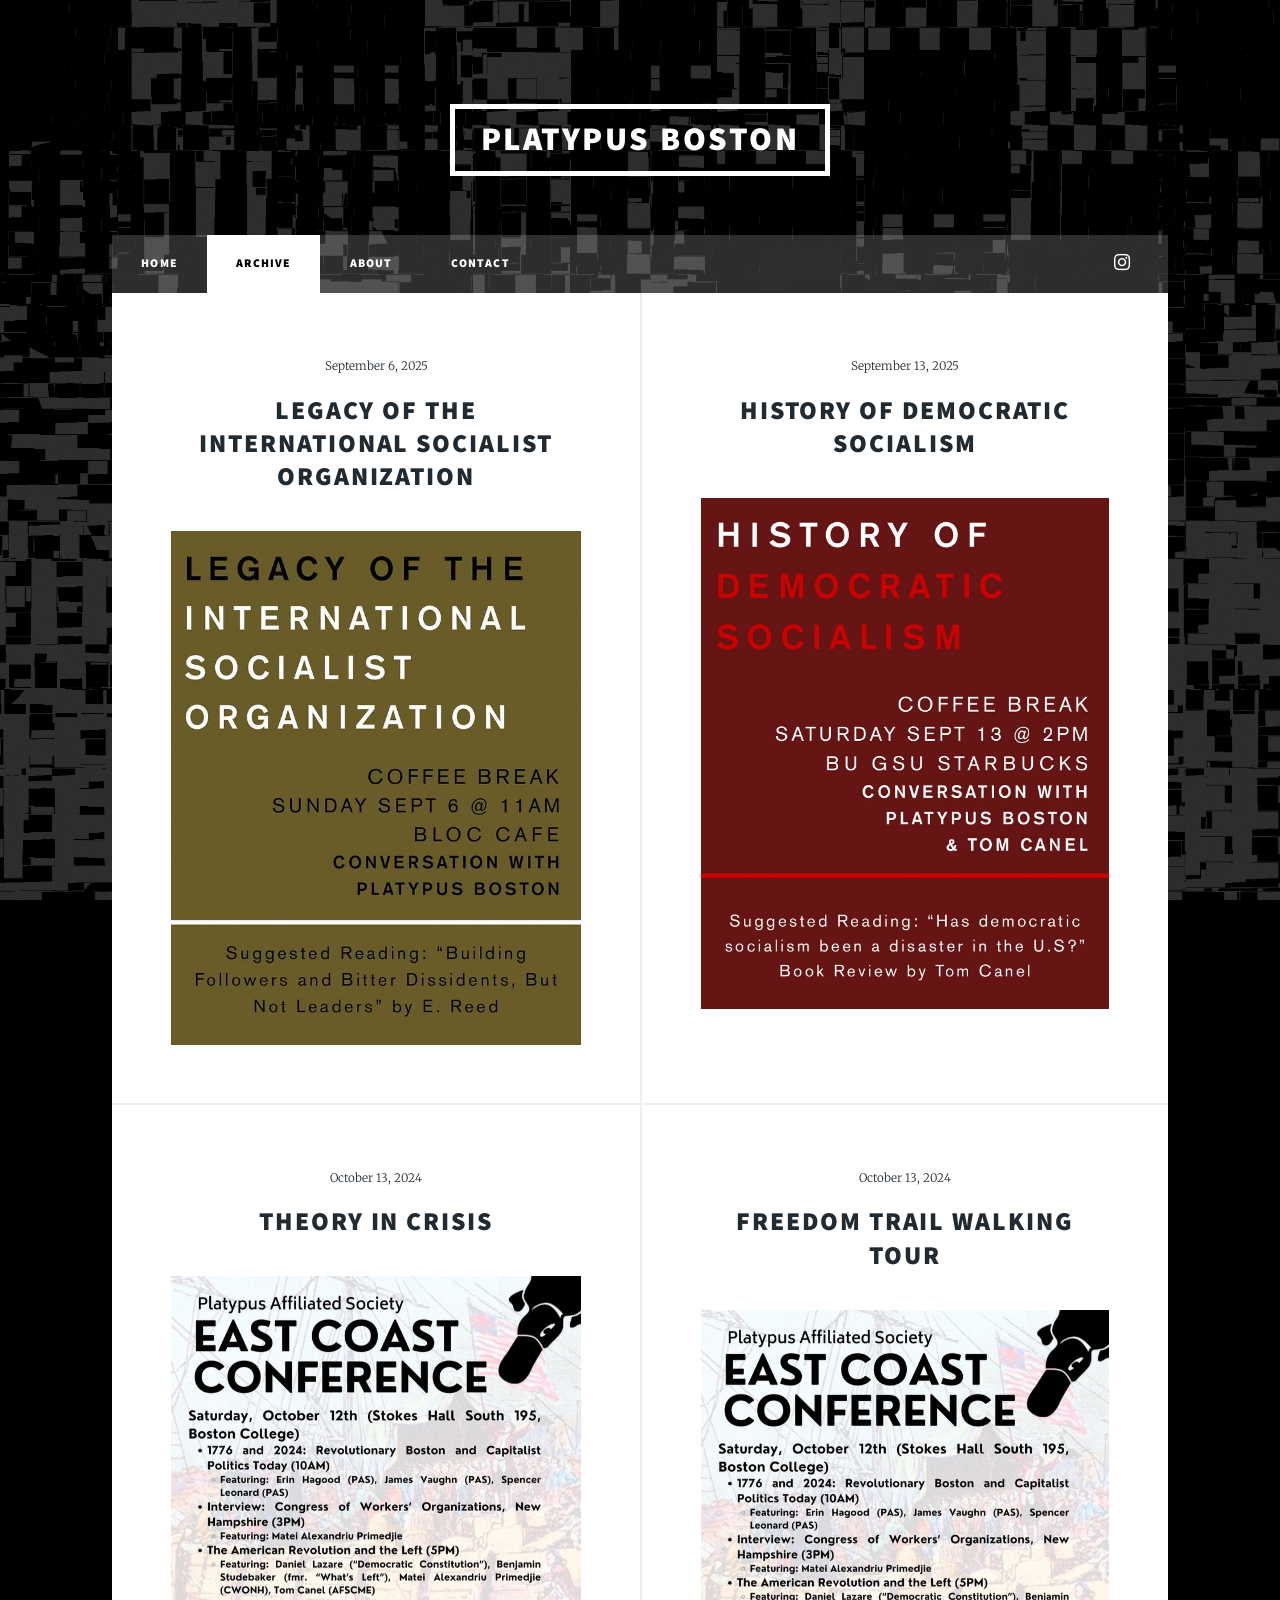
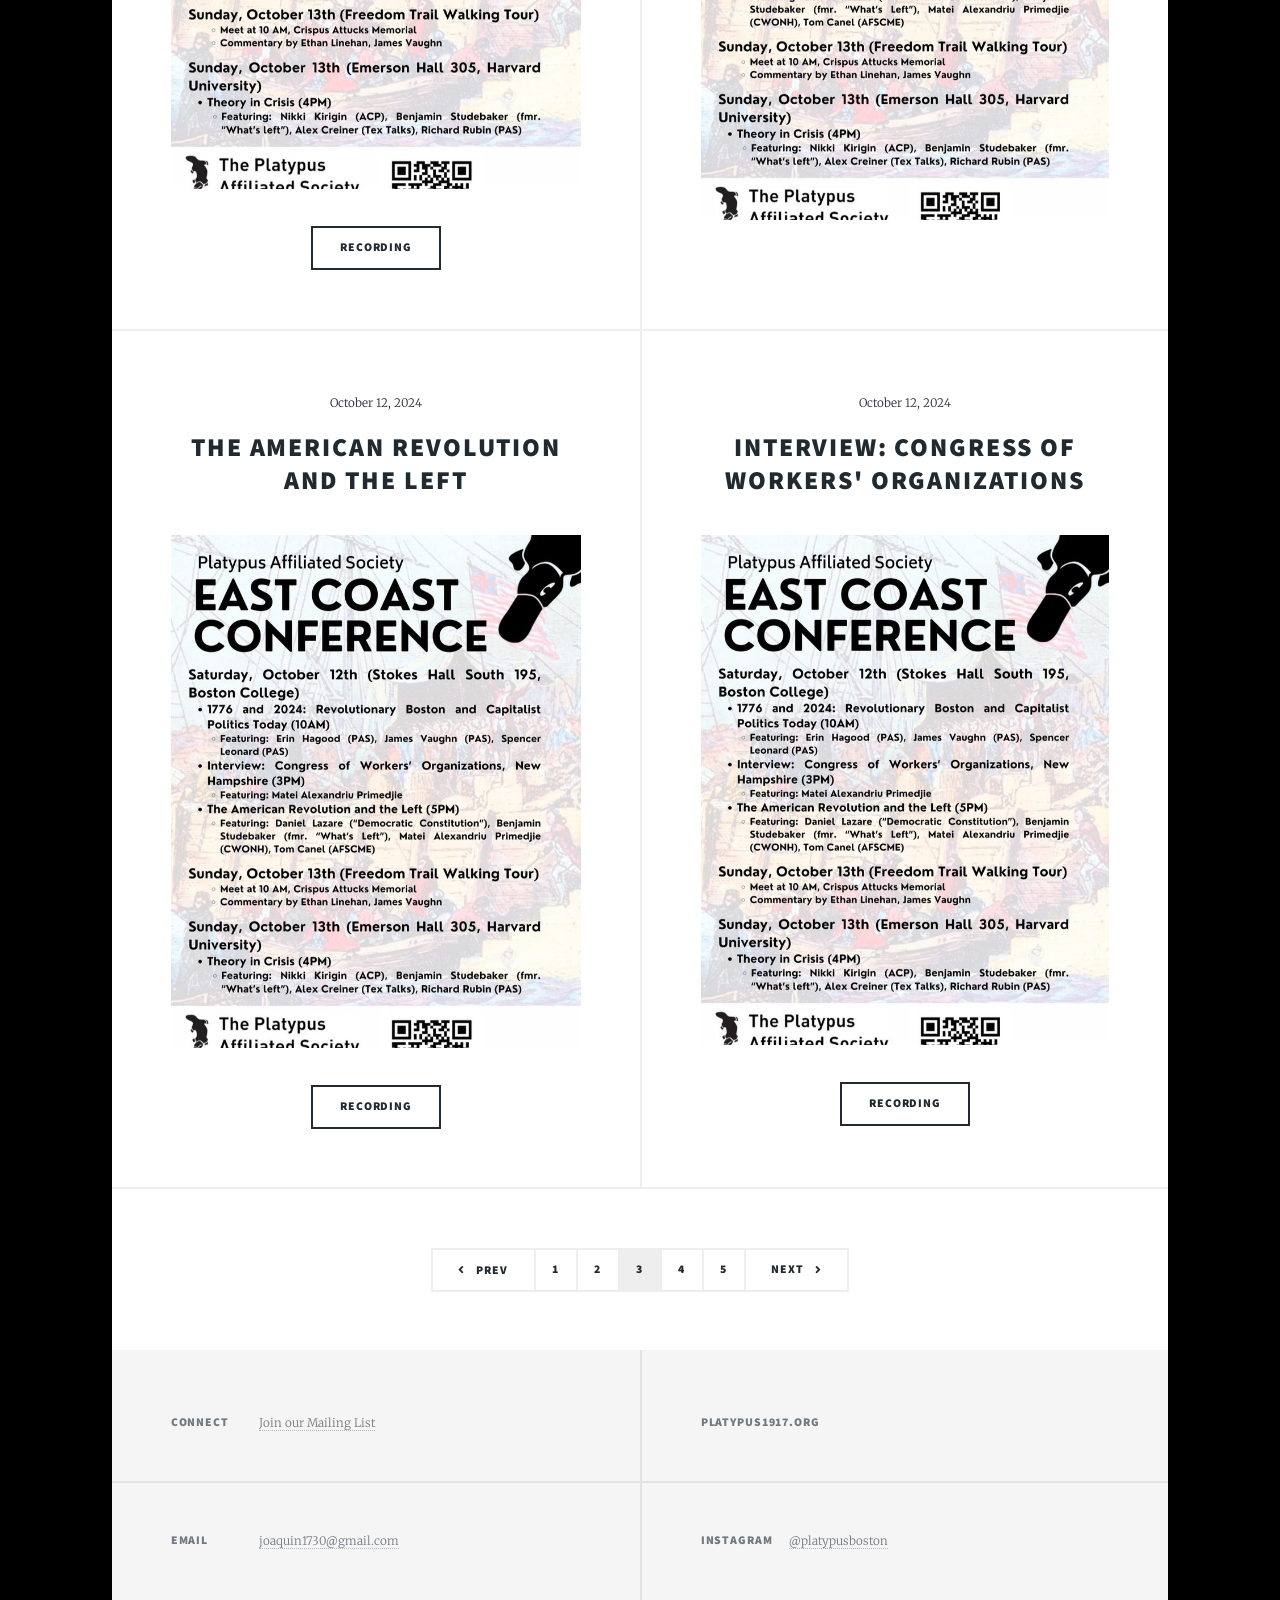
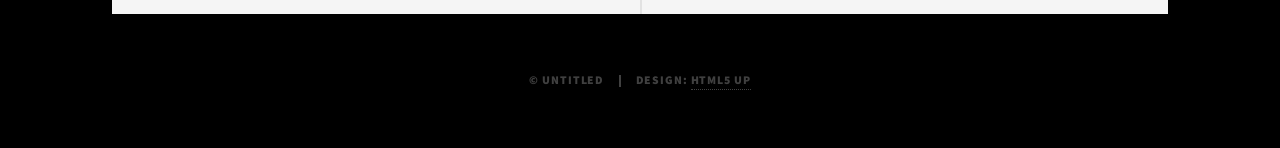
<file: docs/archive3.html>
<!DOCTYPE HTML>
<!--
	Massively by HTML5 UP
	html5up.net | @ajlkn
	Free for personal and commercial use under the CCA 3.0 license (html5up.net/license)
-->
<html>
	<head>
		<title>Platypus Boston</title>
		<meta charset="utf-8" />
		<meta name="viewport" content="width=device-width, initial-scale=1, user-scalable=no" />
		<link rel="stylesheet" href="assets/css/main.css" />
		<noscript><link rel="stylesheet" href="assets/css/noscript.css" /></noscript>
		<link rel="icon" type="image/png" href="images/logo.png" />
	</head>
	<body class="is-preload">

		<!-- Wrapper -->
			<div id="wrapper">

				<!-- Header -->
					<header id="header">
						<a href="index.html" class="logo">Platypus Boston</a>
					</header>

				<!-- Nav -->
					<nav id="nav">
						<ul class="links">
							<li><a href="index.html">Home</a></li>
							<li class="active"><a href="archive1.html">Archive</a></li>
							<li><a href="about.html">About</a></li>
							<li><a href="contact.html">Contact</a></li>
						</ul>
						<ul class="icons">
							<li><a href="https://www.instagram.com/platypusboston/" class="icon brands fa-instagram"><span class="label">Instagram</span></a></li>
						</ul>
					</nav>

				<!-- Main -->
					<div id="main">

						<!-- Posts -->
							<section class="posts">
								<article>
									<header>
										<span class="date">September 6, 2025</span>
										<h2>Legacy of the International Socialist Organization</h2>
									</header>
									<a class="image fit"><img src="images/iso.jpg" alt="" /></a>
								</article>
								<article>
									<header>
										<span class="date">September 13, 2025</span>
										<h2>History of Democratic Socialism</h2>
									</header>
									<a class="image fit"><img src="images/hisdemsoc.jpg" alt="" /></a>
								</article>
								<article>
									<header>
										<span class="date">October 13, 2024</span>
										<h2><a href="https://youtu.be/eampanB995A?si=ux1-l3MSBAOIwahK">Theory in Crisis</a></h2>
									</header>
									<a href="https://youtu.be/eampanB995A?si=ux1-l3MSBAOIwahK" class="image fit"><img src="images/eastcoast.jpg" alt="" /></a>
									<ul class="actions special">
										<li><a href="https://youtu.be/eampanB995A?si=ux1-l3MSBAOIwahK" class="button">Recording</a></li>
									</ul>
								</article>
								<article>
									<header>
										<span class="date">October 13, 2024</span>
										<h2>Freedom Trail Walking Tour</h2>
									</header>
									<a class="image fit"><img src="images/eastcoast.jpg" alt="" /></a>
								</article>
								<article>
									<header>
										<span class="date">October 12, 2024</span>
										<h2><a href="https://youtu.be/Jm03YkksjN4?si=cgPtT-UAxGzkPQyV">The American Revolution and the Left</a></h2>
									</header>
									<a href="https://youtu.be/Jm03YkksjN4?si=cgPtT-UAxGzkPQyV" class="image fit"><img src="images/eastcoast.jpg" alt="" /></a>
									<ul class="actions special">
										<li><a href="https://youtu.be/Jm03YkksjN4?si=cgPtT-UAxGzkPQyV" class="button">Recording</a></li>
									</ul>
								</article>
								<article>
									<header>
										<span class="date">October 12, 2024</span>
										<h2><a href="https://youtu.be/cdWeKfHfkCo?si=x9foN-j7_iBwEMWj">Interview: Congress of Workers' Organizations</a></h2>
									</header>
									<a href="https://youtu.be/cdWeKfHfkCo?si=x9foN-j7_iBwEMWj" class="image fit"><img src="images/eastcoast.jpg" alt="" /></a>
									<ul class="actions special">
										<li><a href="https://youtu.be/cdWeKfHfkCo?si=x9foN-j7_iBwEMWj" class="button">Recording</a></li>
									</ul>
								</article>
							</section>

						<!-- Footer -->
							<footer>
								<div class="pagination">
									<a href="archive2.html" class="previous">Prev</a>
									<a href="archive1.html" class="page">1</a>
									<a href="archive2.html" class="page">2</a>
									<a href="archive3.html" class="page active">3</a>
									<a href="archive4.html" class="page">4</a>
									<a href="archive5.html" class="page">5</a>
									<!--<span class="extra">&hellip;</span>
									<a href="#" class="page">10</a>-->
									<a href="archive4.html" class="next">Next</a>
								</div>
							</footer>

					</div>

				<!-- Footer -->
					<footer id="footer">
						<section class="split contact">
							<section>
								<h3>Connect</h3>
								<p><a href="https://docs.google.com/forms/d/e/1FAIpQLSc48A53ioYq2Q9pGoOkRkRaK0dn1sQ_l1pMJr7D8Q74DlkW-g/viewform?usp=dialog">Join our Mailing List</a></p>
							</section>
							<section>
								<h3>Email</h3>
								<p><a href="mailto:joaquin1730@gmail.com">joaquin1730@gmail.com</a></p>
							</section>
						</section>
						<section class="split contact">
							<section>
								<h3><a href="https://platypus1917.org/">platypus1917.org</a></h3>
								<p><br /></p>
							</section>
							<section>
								<h3>Instagram</h3>
								<p><a href="https://www.instagram.com/platypusboston/">@platypusboston</a></p>
							</section>
						</section>
					</footer>

				<!-- Copyright -->
					<div id="copyright">
						<ul><li>&copy; Untitled</li><li>Design: <a href="https://html5up.net">HTML5 UP</a></li></ul>
					</div>

			</div>

		<!-- Scripts -->
			<script src="assets/js/jquery.min.js"></script>
			<script src="assets/js/jquery.scrollex.min.js"></script>
			<script src="assets/js/jquery.scrolly.min.js"></script>
			<script src="assets/js/browser.min.js"></script>
			<script src="assets/js/breakpoints.min.js"></script>
			<script src="assets/js/util.js"></script>
			<script src="assets/js/main.js"></script>

	</body>
</html>
</file>
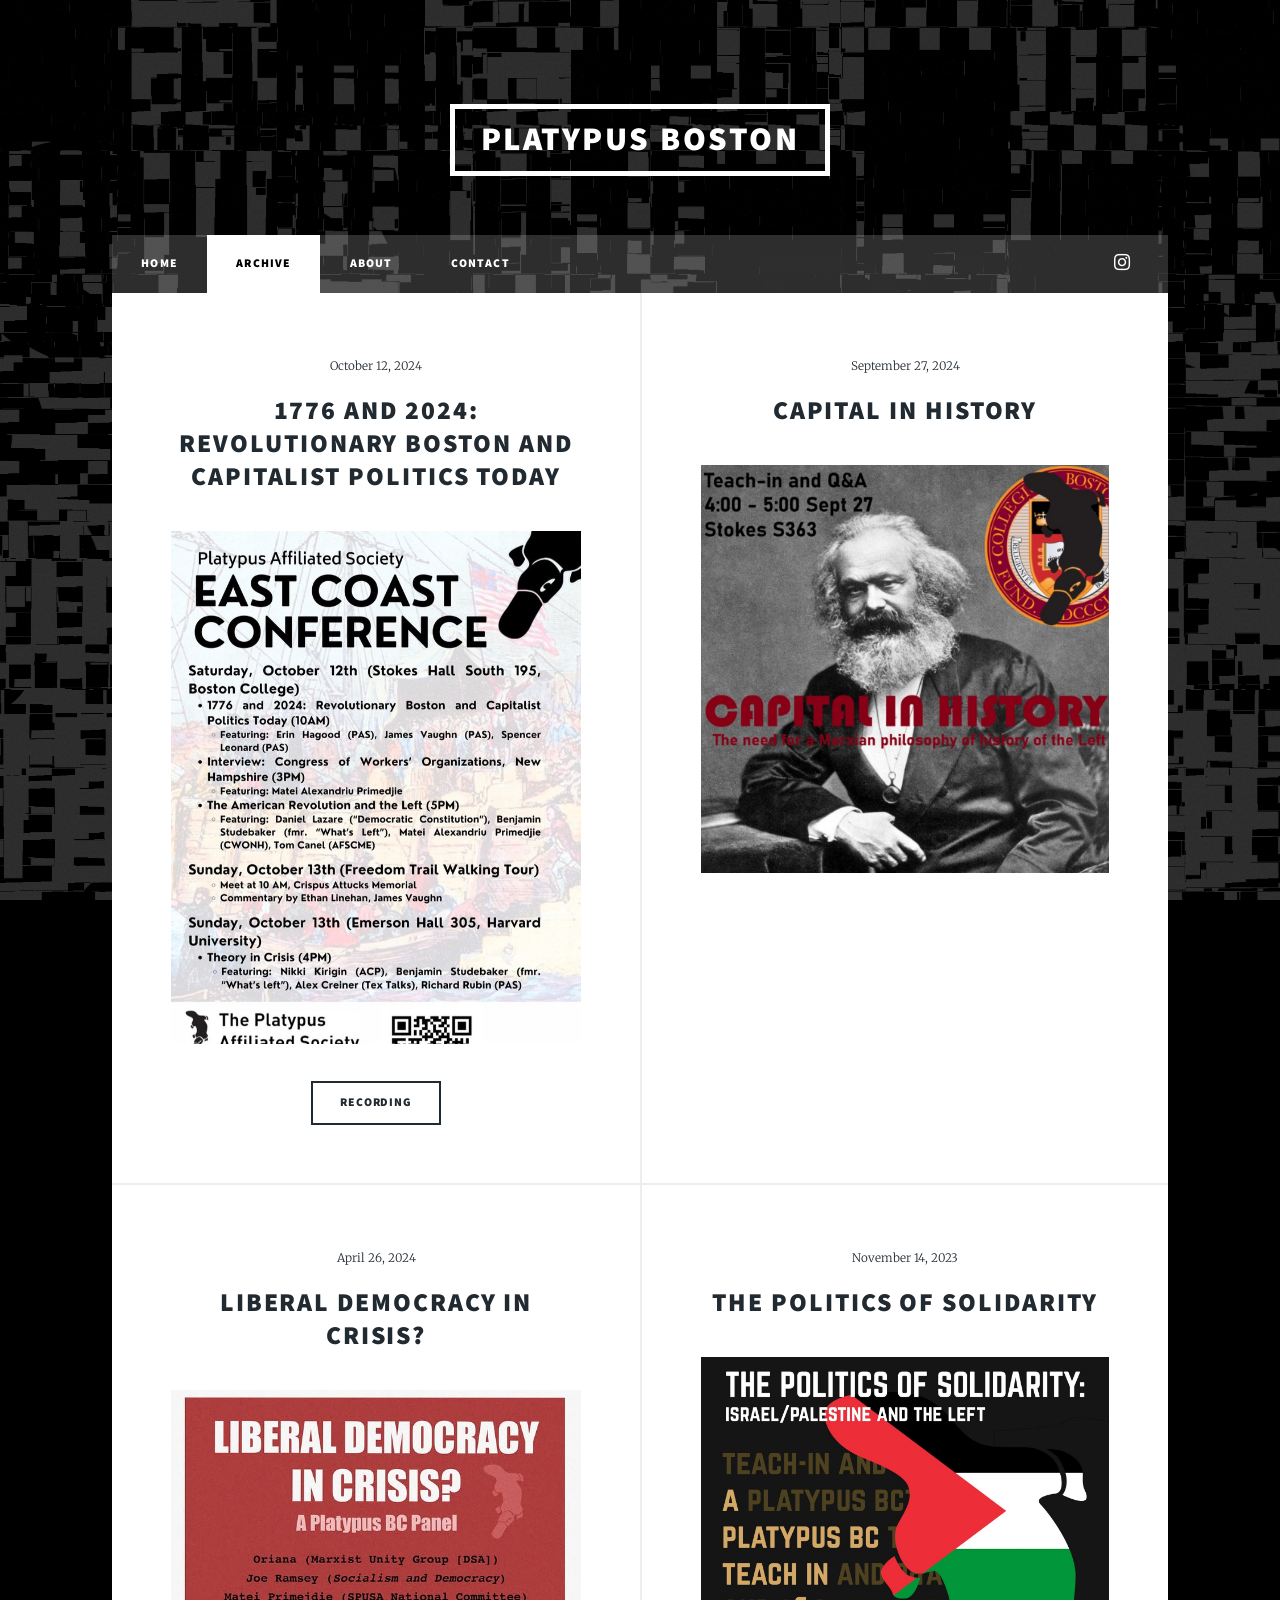
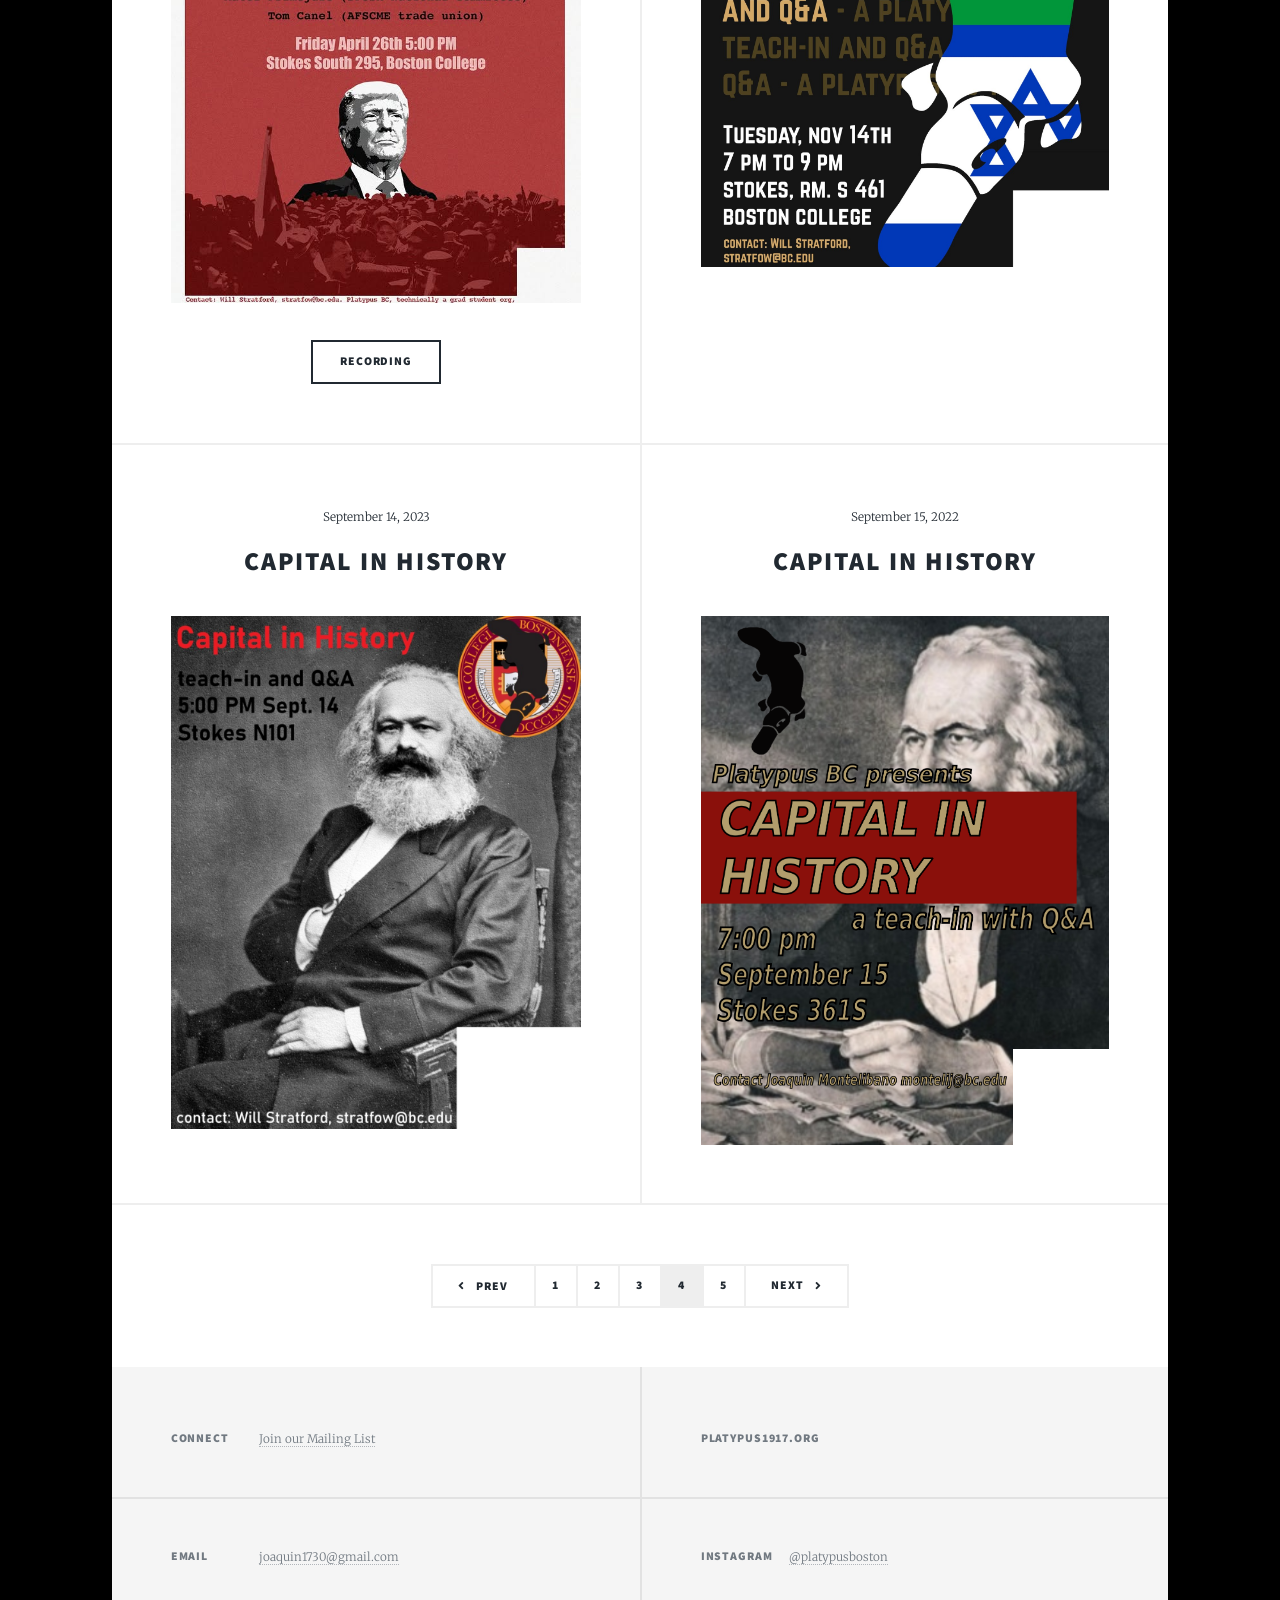
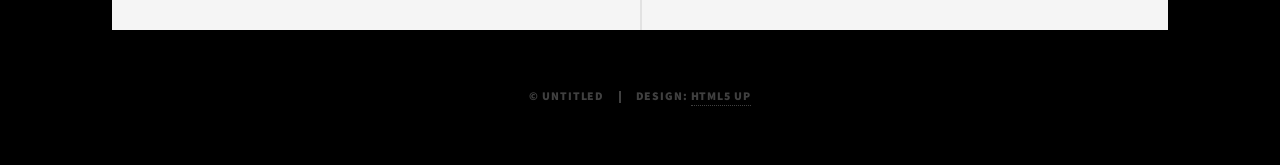
<file: docs/archive4.html>
<!DOCTYPE HTML>
<!--
	Massively by HTML5 UP
	html5up.net | @ajlkn
	Free for personal and commercial use under the CCA 3.0 license (html5up.net/license)
-->
<html>
	<head>
		<title>Platypus Boston</title>
		<meta charset="utf-8" />
		<meta name="viewport" content="width=device-width, initial-scale=1, user-scalable=no" />
		<link rel="stylesheet" href="assets/css/main.css" />
		<noscript><link rel="stylesheet" href="assets/css/noscript.css" /></noscript>
		<link rel="icon" type="image/png" href="images/logo.png" />
	</head>
	<body class="is-preload">

		<!-- Wrapper -->
			<div id="wrapper">

				<!-- Header -->
					<header id="header">
						<a href="index.html" class="logo">Platypus Boston</a>
					</header>

				<!-- Nav -->
					<nav id="nav">
						<ul class="links">
							<li><a href="index.html">Home</a></li>
							<li class="active"><a href="archive1.html">Archive</a></li>
							<li><a href="about.html">About</a></li>
							<li><a href="contact.html">Contact</a></li>
						</ul>
						<ul class="icons">
							<li><a href="https://www.instagram.com/platypusboston/" class="icon brands fa-instagram"><span class="label">Instagram</span></a></li>
						</ul>
					</nav>

				<!-- Main -->
					<div id="main">

						<!-- Posts -->
							<section class="posts">
								<article>
									<header>
										<span class="date">October 12, 2024</span>
										<h2><a href="https://youtu.be/rbAURJc1d9c?si=fIJsJ8lYPpS618O3">1776 and 2024: Revolutionary Boston and Capitalist Politics Today</a></h2>
									</header>
									<a href="https://youtu.be/rbAURJc1d9c?si=fIJsJ8lYPpS618O3" class="image fit"><img src="images/eastcoast.jpg" alt="" /></a>
									<ul class="actions special">
										<li><a href="https://youtu.be/rbAURJc1d9c?si=fIJsJ8lYPpS618O3" class="button">Recording</a></li>
									</ul>
								</article>
								<article>
									<header>
										<span class="date">September 27, 2024</span>
										<h2>Capital in History</h2>
									</header>
									<a class="image fit"><img src="images/caphis2.jpg" alt="" /></a>
								</article>
								<article>
									<header>
										<span class="date">April 26, 2024</span>
										<h2><a href="https://youtu.be/UmHOMz38U6I?si=gUgPtG6_UCQbH4Dx">Liberal Democracy in Crisis?</a></h2>
									</header>
									<a href="https://youtu.be/UmHOMz38U6I?si=gUgPtG6_UCQbH4Dx" class="image fit"><img src="images/libdem.jpg" alt="" /></a>
									<ul class="actions special">
										<li><a href="https://youtu.be/UmHOMz38U6I?si=gUgPtG6_UCQbH4Dx" class="button">Recording</a></li>
									</ul>
								</article>
								<article>
									<header>
										<span class="date">November 14, 2023</span>
										<h2>The Politics of Solidarity</h2>
									</header>
									<a class="image fit"><img src="images/solidarity.jpg" alt="" /></a>
								</article>
								<article>
									<header>
										<span class="date">September 14, 2023</span>
										<h2>Capital in History</h2>
									</header>
									<a class="image fit"><img src="images/caphis3.jpg" alt="" /></a>
								</article>
								<article>
									<header>
										<span class="date">September 15, 2022</span>
										<h2>Capital in History</h2>
									</header>
									<a class="image fit"><img src="images/capital in history ig poster.png" alt="" /></a>
								</article>
							</section>

						<!-- Footer -->
							<footer>
								<div class="pagination">
									<a href="archive3.html" class="previous">Prev</a>
									<a href="archive1.html" class="page">1</a>
									<a href="archive2.html" class="page">2</a>
									<a href="archive3.html" class="page">3</a>
									<a href="archive4.html" class="page active">4</a>
									<a href="archive5.html" class="page">5</a>
									<!--<span class="extra">&hellip;</span>
									<a href="#" class="page">10</a>-->
									<a href="archive5.html" class="next">Next</a>
								</div>
							</footer>

					</div>

				<!-- Footer -->
					<footer id="footer">
						<section class="split contact">
							<section>
								<h3>Connect</h3>
								<p><a href="https://docs.google.com/forms/d/e/1FAIpQLSc48A53ioYq2Q9pGoOkRkRaK0dn1sQ_l1pMJr7D8Q74DlkW-g/viewform?usp=dialog">Join our Mailing List</a></p>
							</section>
							<section>
								<h3>Email</h3>
								<p><a href="mailto:joaquin1730@gmail.com">joaquin1730@gmail.com</a></p>
							</section>
						</section>
						<section class="split contact">
							<section>
								<h3><a href="https://platypus1917.org/">platypus1917.org</a></h3>
								<p><br /></p>
							</section>
							<section>
								<h3>Instagram</h3>
								<p><a href="https://www.instagram.com/platypusboston/">@platypusboston</a></p>
							</section>
						</section>
					</footer>

				<!-- Copyright -->
					<div id="copyright">
						<ul><li>&copy; Untitled</li><li>Design: <a href="https://html5up.net">HTML5 UP</a></li></ul>
					</div>

			</div>

		<!-- Scripts -->
			<script src="assets/js/jquery.min.js"></script>
			<script src="assets/js/jquery.scrollex.min.js"></script>
			<script src="assets/js/jquery.scrolly.min.js"></script>
			<script src="assets/js/browser.min.js"></script>
			<script src="assets/js/breakpoints.min.js"></script>
			<script src="assets/js/util.js"></script>
			<script src="assets/js/main.js"></script>

	</body>
</html>
</file>
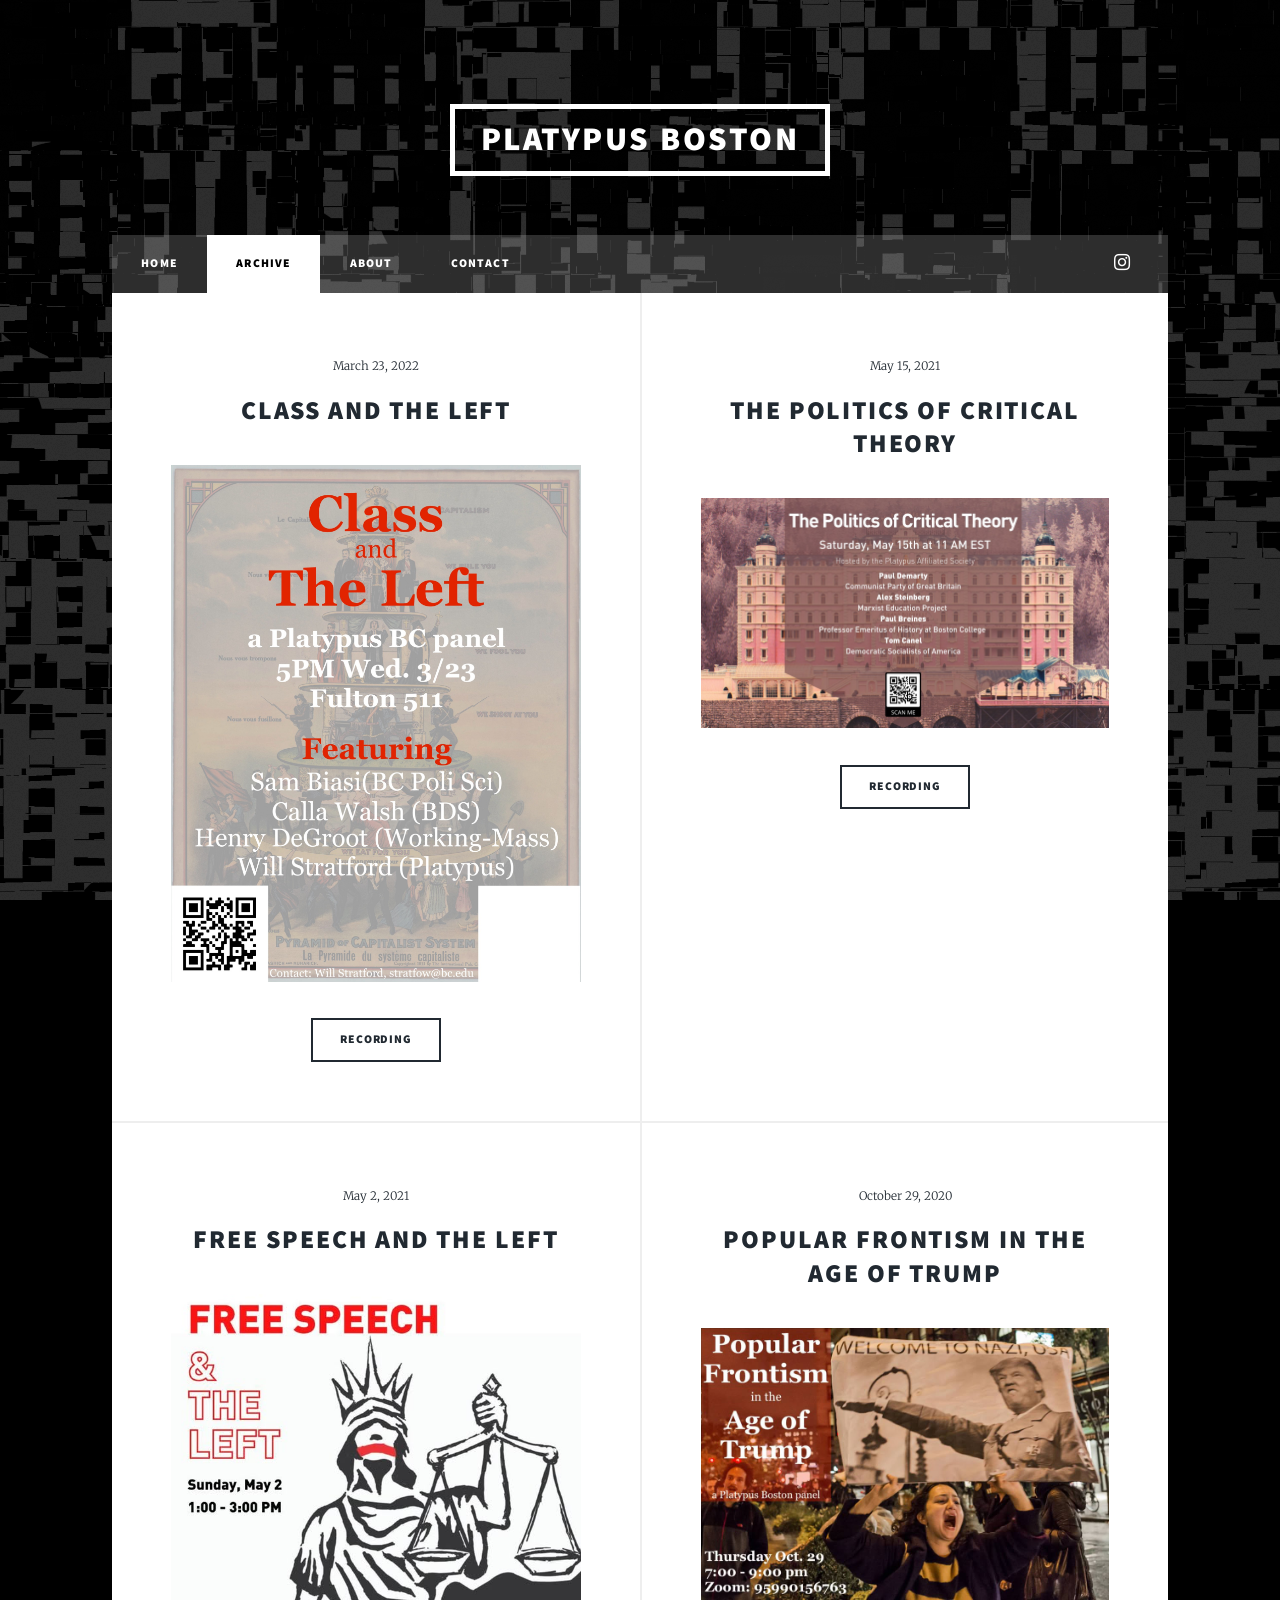
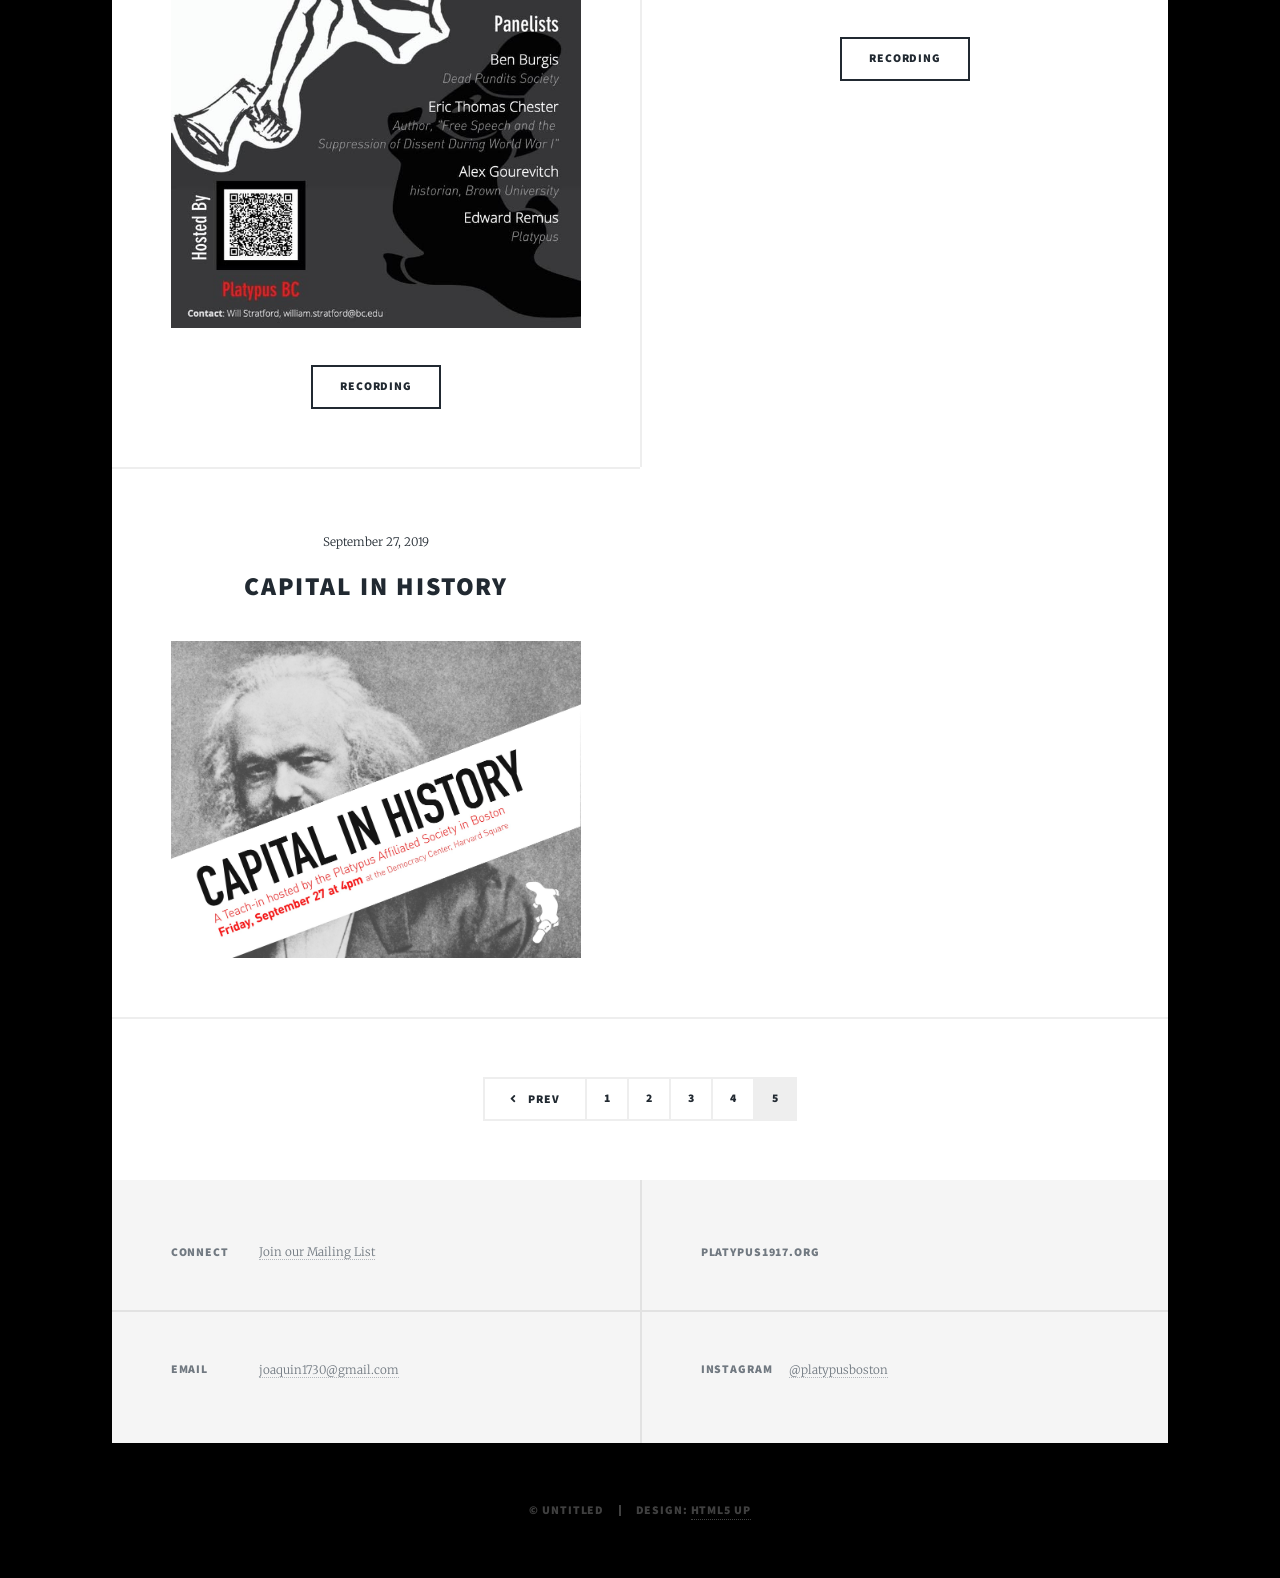
<file: docs/archive5.html>
<!DOCTYPE HTML>
<!--
	Massively by HTML5 UP
	html5up.net | @ajlkn
	Free for personal and commercial use under the CCA 3.0 license (html5up.net/license)
-->
<html>
	<head>
		<title>Platypus Boston</title>
		<meta charset="utf-8" />
		<meta name="viewport" content="width=device-width, initial-scale=1, user-scalable=no" />
		<link rel="stylesheet" href="assets/css/main.css" />
		<noscript><link rel="stylesheet" href="assets/css/noscript.css" /></noscript>
		<link rel="icon" type="image/png" href="images/logo.png" />
	</head>
	<body class="is-preload">

		<!-- Wrapper -->
			<div id="wrapper">

				<!-- Header -->
					<header id="header">
						<a href="index.html" class="logo">Platypus Boston</a>
					</header>

				<!-- Nav -->
					<nav id="nav">
						<ul class="links">
							<li><a href="index.html">Home</a></li>
							<li class="active"><a href="archive1.html">Archive</a></li>
							<li><a href="about.html">About</a></li>
							<li><a href="contact.html">Contact</a></li>
						</ul>
						<ul class="icons">
							<li><a href="https://www.instagram.com/platypusboston/" class="icon brands fa-instagram"><span class="label">Instagram</span></a></li>
						</ul>
					</nav>

				<!-- Main -->
					<div id="main">

						<!-- Posts -->
							<section class="posts">
								<article>
									<header>
										<span class="date">March 23, 2022</span>
										<h2><a href="https://youtu.be/MYPOQL6yUl0?si=MjdqlzGvCecfYJlW">Class and the Left</a></h2>
									</header>
									<a href="https://youtu.be/MYPOQL6yUl0?si=MjdqlzGvCecfYJlW" class="image fit"><img src="images/classleft.jpg" alt="" /></a>
									<ul class="actions special">
										<li><a href="https://youtu.be/MYPOQL6yUl0?si=MjdqlzGvCecfYJlW" class="button">Recording</a></li>
									</ul>
								</article>
								<article>
									<header>
										<span class="date">May 15, 2021</span>
										<h2><a href="https://youtu.be/-VTlfV4tDGc?si=fNAbJ0iljqWnOtzz">The Politics of Critical Theory</a></h2>
									</header>
									<a href="https://youtu.be/-VTlfV4tDGc?si=fNAbJ0iljqWnOtzz" class="image fit"><img src="images/polcrit.jpg" alt="" /></a>
									<ul class="actions special">
										<li><a href="https://youtu.be/-VTlfV4tDGc?si=fNAbJ0iljqWnOtzz" class="button">Recording</a></li>
									</ul>
								</article>
								<article>
									<header>
										<span class="date">May 2, 2021</span>
										<h2><a href="https://youtu.be/U9xc0IIKUz8?si=FACxYGCE88ef3eS2">Free Speech and the Left</a></h2>
									</header>
									<a href="https://youtu.be/U9xc0IIKUz8?si=FACxYGCE88ef3eS2" class="image fit"><img src="images/freespeech.jpg" alt="" /></a>
									<ul class="actions special">
										<li><a href="https://youtu.be/U9xc0IIKUz8?si=FACxYGCE88ef3eS2" class="button">Recording</a></li>
									</ul>
								</article>
								<article>
									<header>
										<span class="date">October 29, 2020</span>
										<h2><a href="https://youtu.be/jg-IxOWeSKg?si=8_wTzLlR-0B5rj3_">Popular Frontism in the Age of Trump</a></h2>
									</header>
									<a href="https://youtu.be/jg-IxOWeSKg?si=8_wTzLlR-0B5rj3_" class="image fit"><img src="images/popfront.jpg" alt="" /></a>
									<ul class="actions special">
										<li><a href="https://youtu.be/jg-IxOWeSKg?si=8_wTzLlR-0B5rj3_" class="button">Recording</a></li>
									</ul>
								</article>
								<article>
									<header>
										<span class="date">September 27, 2019</span>
										<h2>Capital in History</h2>
									</header>
									<a class="image fit"><img src="images/caphisog.jpg" alt="" /></a>
								</article>

							</section>

						<!-- Footer -->
							<footer>
								<div class="pagination">
									<a href="archive4.html" class="previous">Prev</a>
									<a href="archive1.html" class="page">1</a>
									<a href="archive2.html" class="page">2</a>
									<a href="archive3.html" class="page">3</a>
									<a href="archive4.html" class="page">4</a>
									<a href="archive5.html" class="page active">5</a>
									<!--<span class="extra">&hellip;</span>
									<a href="#" class="page">10</a>
									<a href="archive2.html" class="next">Next</a>-->
								</div>
							</footer>

					</div>

				<!-- Footer -->
					<footer id="footer">
						<section class="split contact">
							<section>
								<h3>Connect</h3>
								<p><a href="https://docs.google.com/forms/d/e/1FAIpQLSc48A53ioYq2Q9pGoOkRkRaK0dn1sQ_l1pMJr7D8Q74DlkW-g/viewform?usp=dialog">Join our Mailing List</a></p>
							</section>
							<section>
								<h3>Email</h3>
								<p><a href="mailto:joaquin1730@gmail.com">joaquin1730@gmail.com</a></p>
							</section>
						</section>
						<section class="split contact">
							<section>
								<h3><a href="https://platypus1917.org/">platypus1917.org</a></h3>
								<p><br /></p>
							</section>
							<section>
								<h3>Instagram</h3>
								<p><a href="https://www.instagram.com/platypusboston/">@platypusboston</a></p>
							</section>
						</section>
					</footer>

				<!-- Copyright -->
					<div id="copyright">
						<ul><li>&copy; Untitled</li><li>Design: <a href="https://html5up.net">HTML5 UP</a></li></ul>
					</div>

			</div>

		<!-- Scripts -->
			<script src="assets/js/jquery.min.js"></script>
			<script src="assets/js/jquery.scrollex.min.js"></script>
			<script src="assets/js/jquery.scrolly.min.js"></script>
			<script src="assets/js/browser.min.js"></script>
			<script src="assets/js/breakpoints.min.js"></script>
			<script src="assets/js/util.js"></script>
			<script src="assets/js/main.js"></script>

	</body>
</html>
</file>
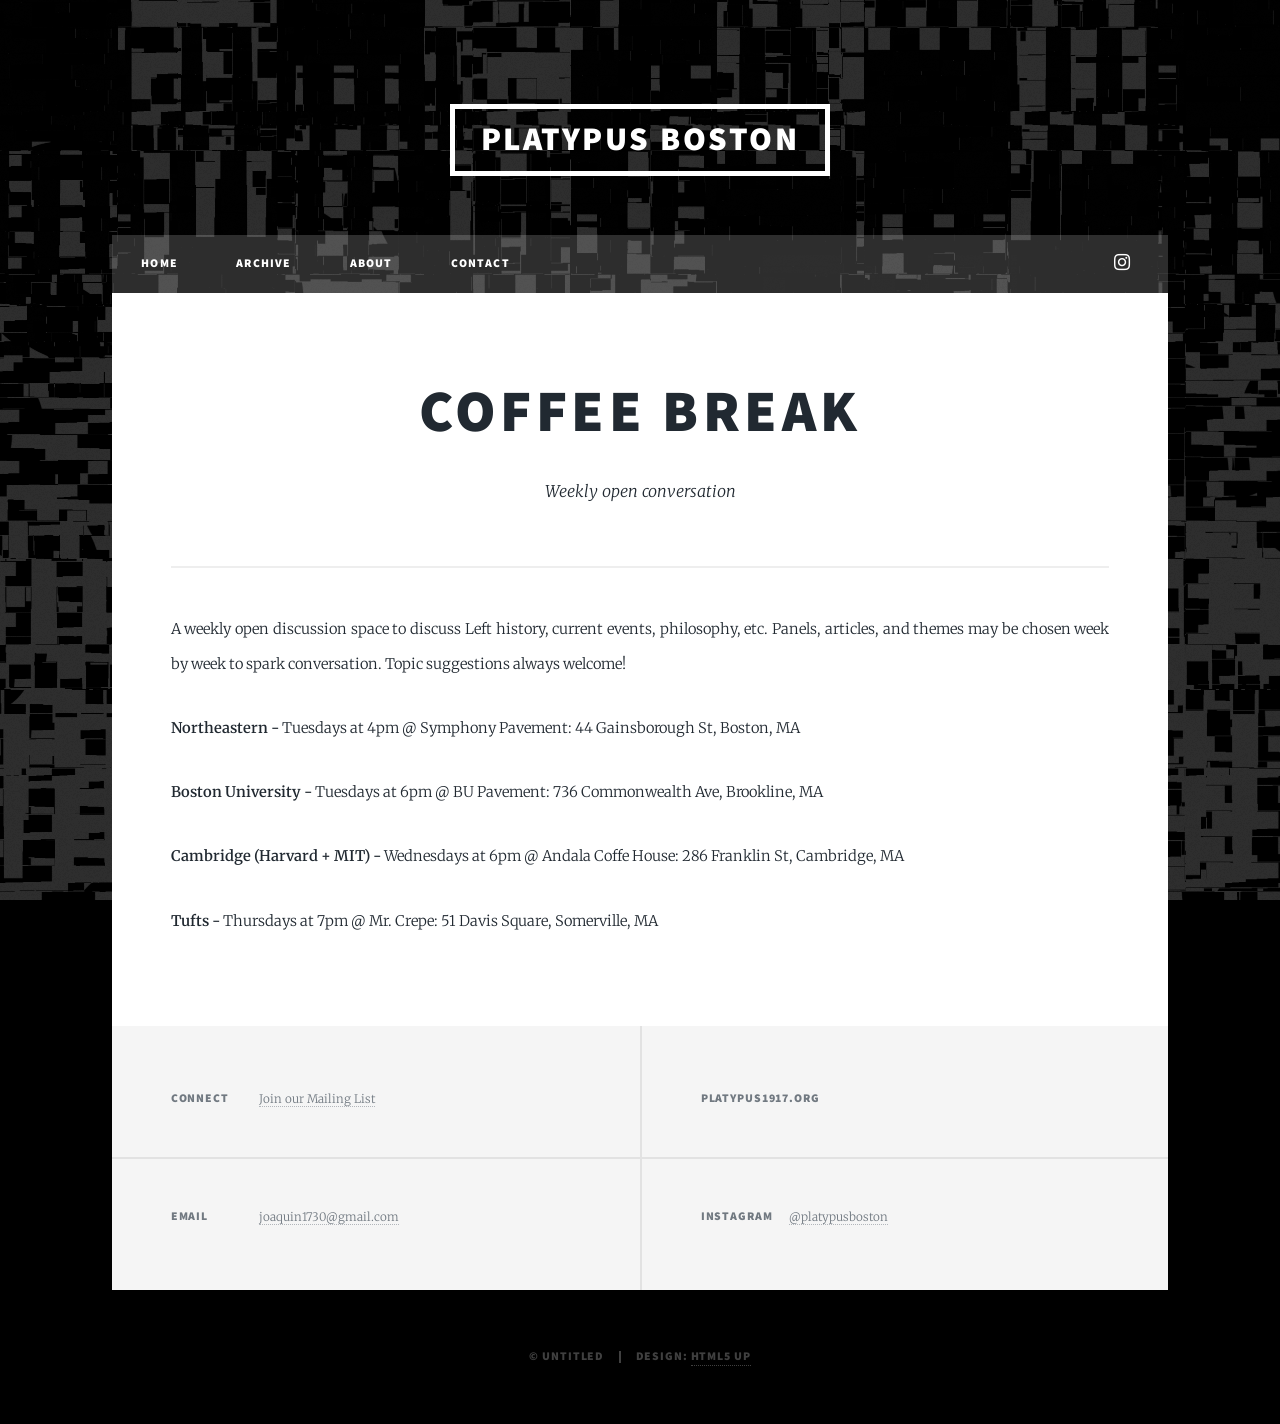
<file: docs/coffeebreak.html>
<!DOCTYPE HTML>
<!--
	Massively by HTML5 UP
	html5up.net | @ajlkn
	Free for personal and commercial use under the CCA 3.0 license (html5up.net/license)
-->
<html>
	<head>
		<title>Platypus Boston</title>
		<meta charset="utf-8" />
		<meta name="viewport" content="width=device-width, initial-scale=1, user-scalable=no" />
		<link rel="stylesheet" href="assets/css/main.css" />
		<noscript><link rel="stylesheet" href="assets/css/noscript.css" /></noscript>
		<link rel="icon" type="image/png" href="images/logo.png" />
	</head>
	<body class="is-preload">

		<!-- Wrapper -->
			<div id="wrapper">

				<!-- Header -->
					<header id="header">
						<a href="index.html" class="logo">Platypus Boston</a>
					</header>

				<!-- Nav -->
					<nav id="nav">
						<ul class="links">
							<li><a href="index.html">Home</a></li>
							<li><a href="archive1.html">Archive</a></li>
							<li><a href="about.html">About</a></li>
							<li><a href="contact.html">Contact</a></li>
						</ul>
						<ul class="icons">
							<li><a href="https://www.instagram.com/platypusboston/" class="icon brands fa-instagram"><span class="label">Instagram</span></a></li>
						</ul>
					</nav>

				<!-- Main -->
					<div id="main">

						<!-- Post -->
							<section class="post">
								<header class="major">
									<h1>Coffee Break</h1>
									<p>Weekly open conversation</p>
								</header>
								<hr />
								<div class="bpf-content">
									<p>A weekly open discussion space to discuss Left history, current events, philosophy, etc. Panels, articles, and themes may be chosen week by week to spark conversation. Topic suggestions always welcome!</p>
									<p><b>Northeastern - </b>Tuesdays at 4pm @ Symphony Pavement: 44 Gainsborough St, Boston, MA</p>
									<p><b>Boston University - </b>Tuesdays at 6pm @ BU Pavement: 736 Commonwealth Ave, Brookline, MA</p>
									<p><b>Cambridge (Harvard + MIT) - </b>Wednesdays at 6pm @ Andala Coffe House: 286 Franklin St, Cambridge, MA</p>
									<p><b>Tufts - </b>Thursdays at 7pm @ Mr. Crepe: 51 Davis Square, Somerville, MA</p>
							</section>

					</div>

				<!-- Footer -->
					<footer id="footer">
						<section class="split contact">
							<section>
								<h3>Connect</h3>
								<p><a href="https://docs.google.com/forms/d/e/1FAIpQLSc48A53ioYq2Q9pGoOkRkRaK0dn1sQ_l1pMJr7D8Q74DlkW-g/viewform?usp=dialog">Join our Mailing List</a></p>
							</section>
							<section>
								<h3>Email</h3>
								<p><a href="mailto:joaquin1730@gmail.com">joaquin1730@gmail.com</a></p>
							</section>
						</section>
						<section class="split contact">
							<section>
								<h3><a href="https://platypus1917.org/">platypus1917.org</a></h3>
								<p><br /></p>
							</section>
							<section>
								<h3>Instagram</h3>
								<p><a href="https://www.instagram.com/platypusboston/">@platypusboston</a></p>
							</section>
						</section>
					</footer>

				<!-- Copyright -->
					<div id="copyright">
						<ul><li>&copy; Untitled</li><li>Design: <a href="https://html5up.net">HTML5 UP</a></li></ul>
					</div>

			</div>

		<!-- Scripts -->
			<script src="assets/js/jquery.min.js"></script>
			<script src="assets/js/jquery.scrollex.min.js"></script>
			<script src="assets/js/jquery.scrolly.min.js"></script>
			<script src="assets/js/browser.min.js"></script>
			<script src="assets/js/breakpoints.min.js"></script>
			<script src="assets/js/util.js"></script>
			<script src="assets/js/main.js"></script>

	</body>
</html>
</file>
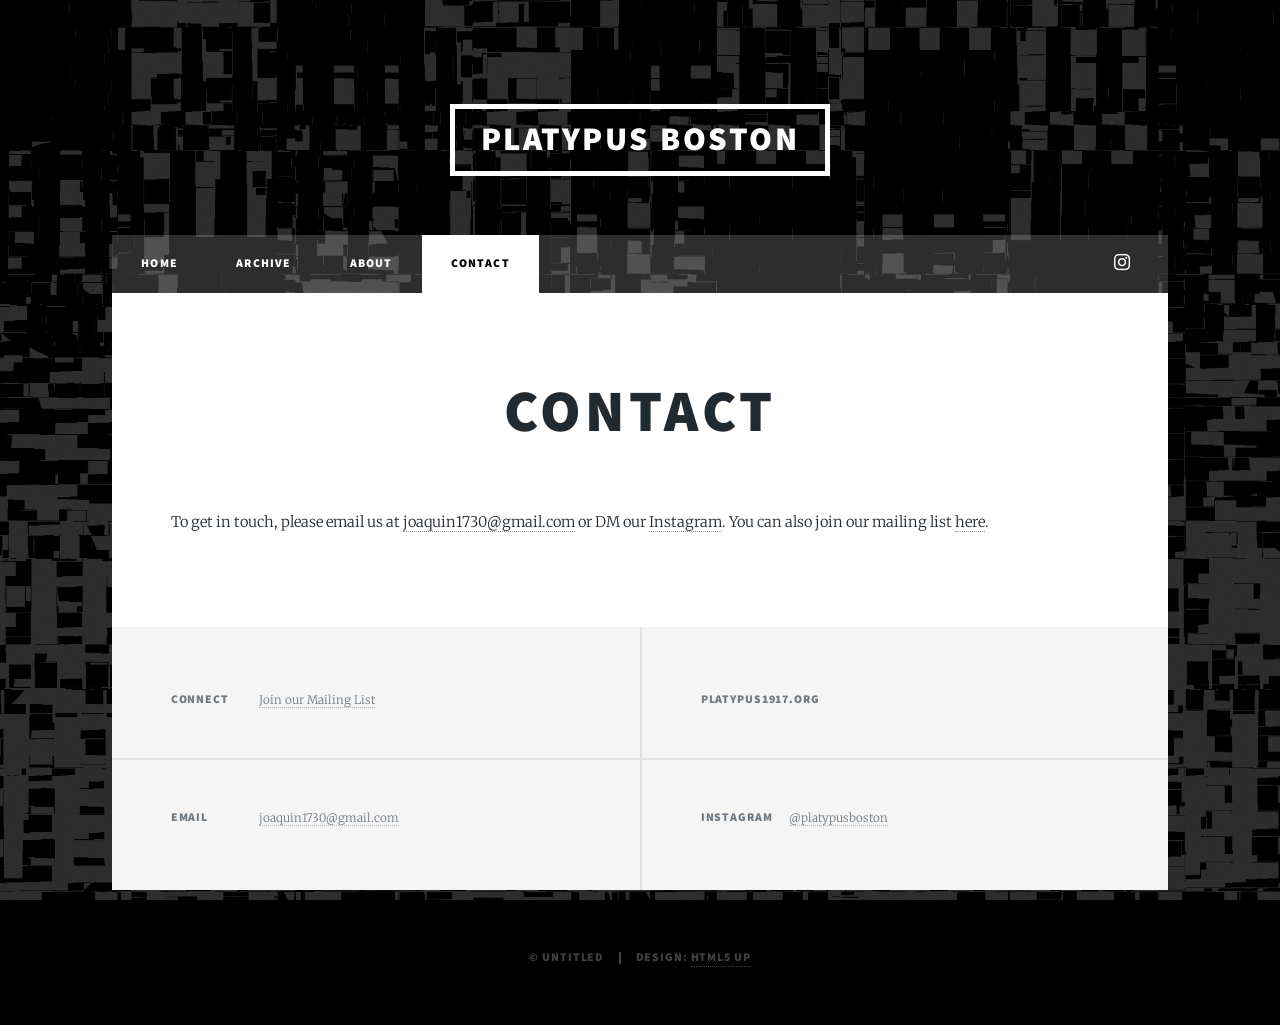
<file: docs/contact.html>
<!DOCTYPE HTML>
<!--
	Massively by HTML5 UP
	html5up.net | @ajlkn
	Free for personal and commercial use under the CCA 3.0 license (html5up.net/license)
-->
<html>
	<head>
		<title>Platypus Boston</title>
		<meta charset="utf-8" />
		<meta name="viewport" content="width=device-width, initial-scale=1, user-scalable=no" />
		<link rel="stylesheet" href="assets/css/main.css" />
		<noscript><link rel="stylesheet" href="assets/css/noscript.css" /></noscript>
		<link rel="icon" type="image/png" href="images/logo.png" />
	</head>
	<body class="is-preload">

		<!-- Wrapper -->
			<div id="wrapper">

				<!-- Header -->
					<header id="header">
						<a href="index.html" class="logo">Platypus Boston</a>
					</header>

				<!-- Nav -->
					<nav id="nav">
						<ul class="links">
							<li><a href="index.html">Home</a></li>
							<li><a href="archive1.html">Archive</a></li>
							<li><a href="about.html">About</a></li>
							<li class="active"><a href="contact.html">Contact</a></li>
						</ul>
						<ul class="icons">
							<li><a href="https://www.instagram.com/platypusboston/" class="icon brands fa-instagram"><span class="label">Instagram</span></a></li>
						</ul>
					</nav>

				<!-- Main -->
					<div id="main">

						<!-- Post -->
							<section class="post">
								<header class="major">
									<h1>Contact</h1>
								</header>
								<p>
									To get in touch, please email us at <a href="mailto:joaquin1730@gmail.com">joaquin1730@gmail.com</a> or DM our <a href="https://www.instagram.com/platypusboston/">Instagram</a>. You can also join our mailing list <a href="https://docs.google.com/forms/d/e/1FAIpQLSc48A53ioYq2Q9pGoOkRkRaK0dn1sQ_l1pMJr7D8Q74DlkW-g/viewform?usp=dialog">here</a>.								</p>
								</section>

					</div>

				<!-- Footer -->
					<footer id="footer">
						<section class="split contact">
							<section>
								<h3>Connect</h3>
								<p><a href="https://docs.google.com/forms/d/e/1FAIpQLSc48A53ioYq2Q9pGoOkRkRaK0dn1sQ_l1pMJr7D8Q74DlkW-g/viewform?usp=dialog">Join our Mailing List</a></p>
							</section>
							<section>
								<h3>Email</h3>
								<p><a href="mailto:joaquin1730@gmail.com">joaquin1730@gmail.com</a></p>
							</section>
						</section>
						<section class="split contact">
							<section>
								<h3><a href="https://platypus1917.org/">platypus1917.org</a></h3>
								<p><br /></p>
							</section>
							<section>
								<h3>Instagram</h3>
								<p><a href="https://www.instagram.com/platypusboston/">@platypusboston</a></p>
							</section>
						</section>
					</footer>

				<!-- Copyright -->
					<div id="copyright">
						<ul><li>&copy; Untitled</li><li>Design: <a href="https://html5up.net">HTML5 UP</a></li></ul>
					</div>

			</div>

		<!-- Scripts -->
			<script src="assets/js/jquery.min.js"></script>
			<script src="assets/js/jquery.scrollex.min.js"></script>
			<script src="assets/js/jquery.scrolly.min.js"></script>
			<script src="assets/js/browser.min.js"></script>
			<script src="assets/js/breakpoints.min.js"></script>
			<script src="assets/js/util.js"></script>
			<script src="assets/js/main.js"></script>

	</body>
</html>
</file>
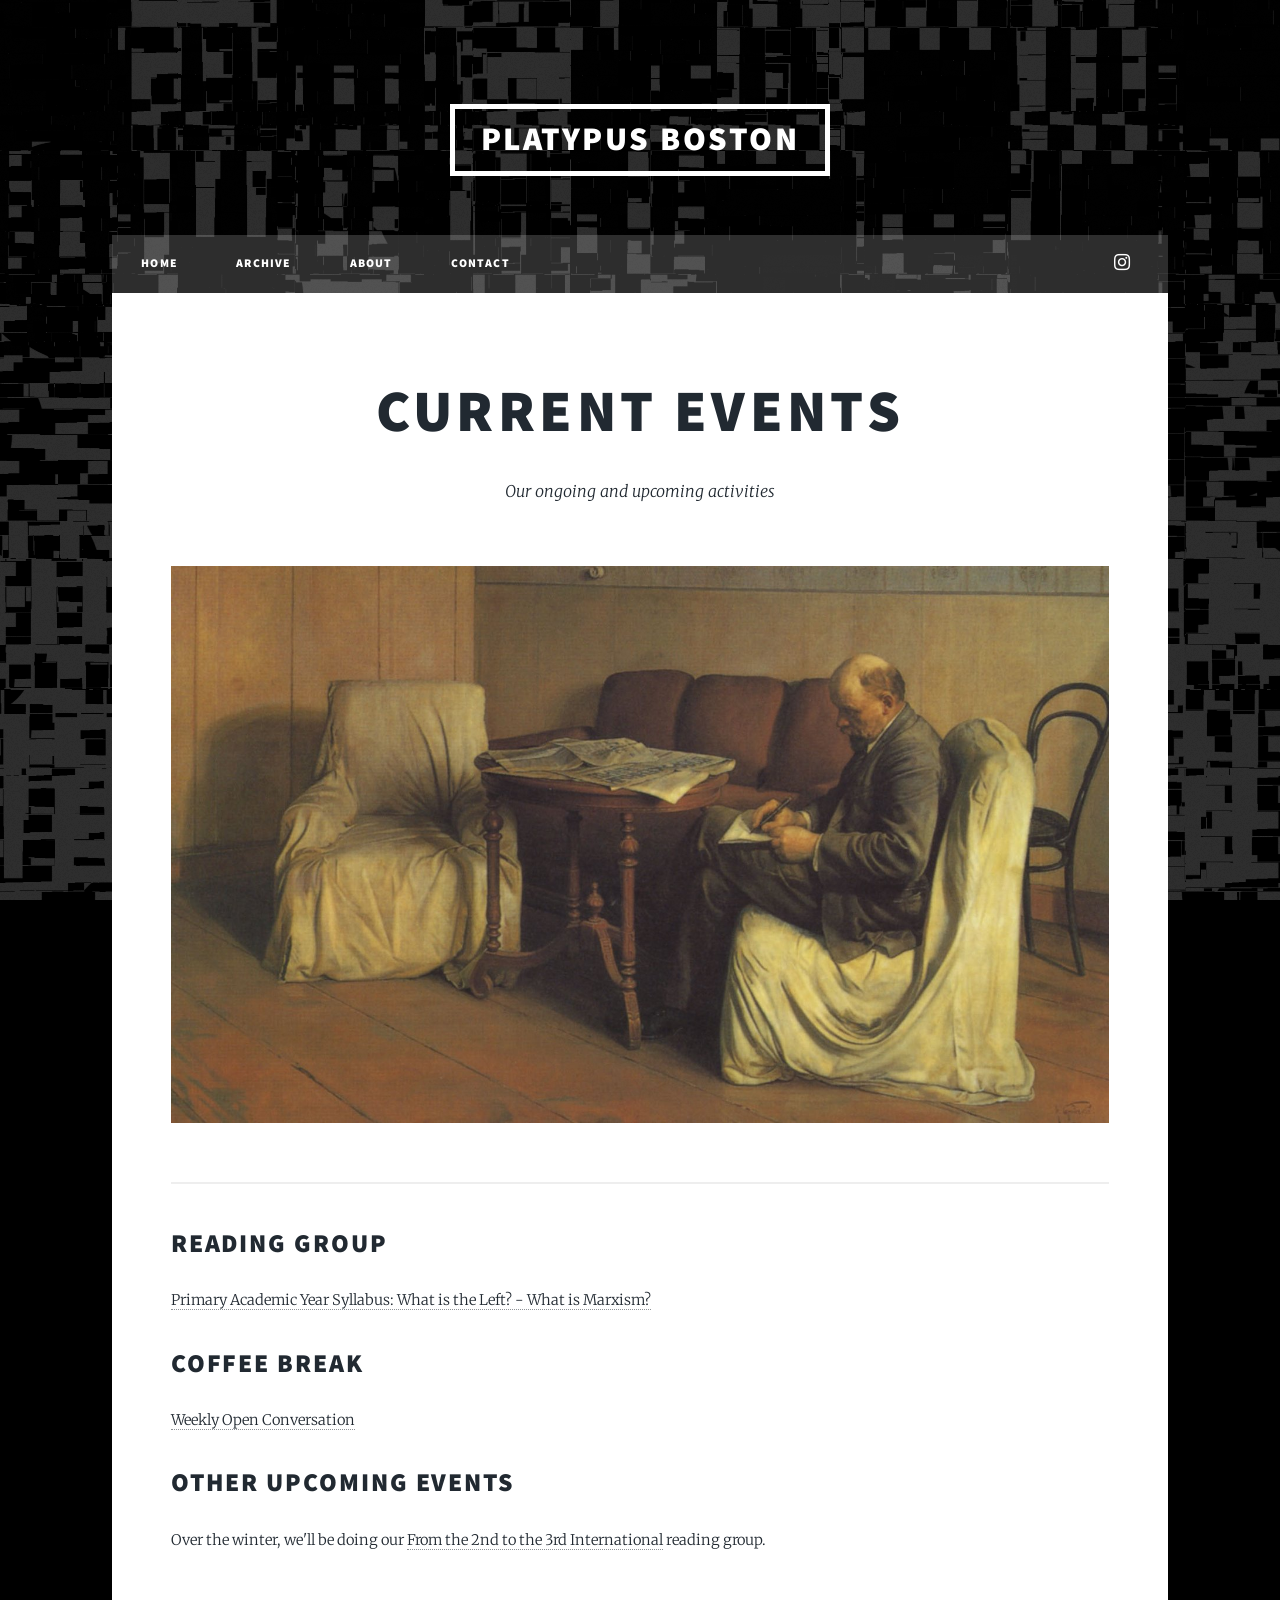
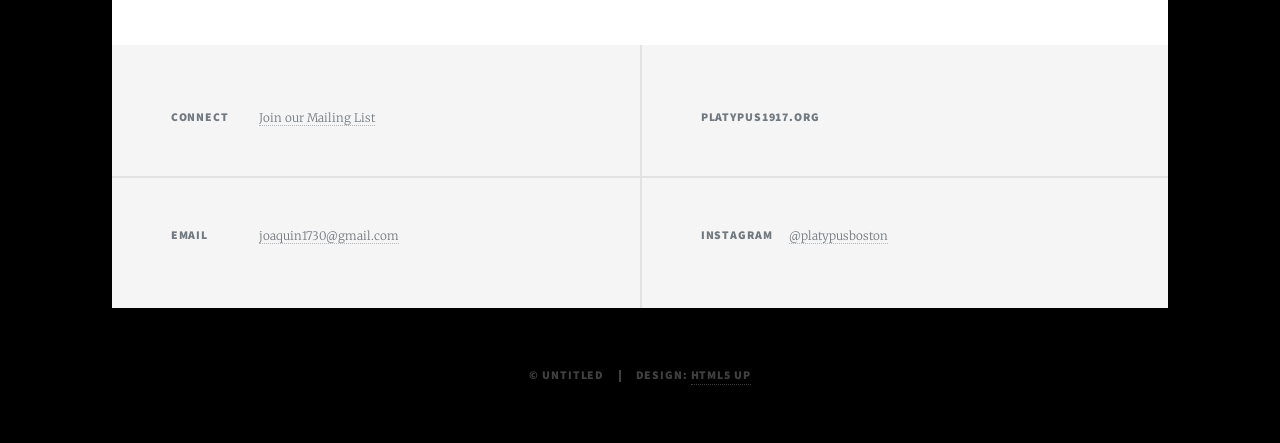
<file: docs/currentevents.html>
<!DOCTYPE HTML>
<!--
	Massively by HTML5 UP
	html5up.net | @ajlkn
	Free for personal and commercial use under the CCA 3.0 license (html5up.net/license)
-->
<html>
	<head>
		<title>Platypus Boston</title>
		<meta charset="utf-8" />
		<meta name="viewport" content="width=device-width, initial-scale=1, user-scalable=no" />
		<link rel="stylesheet" href="assets/css/main.css" />
		<noscript><link rel="stylesheet" href="assets/css/noscript.css" /></noscript>
		<link rel="icon" type="image/png" href="images/logo.png" />
	</head>
	<body class="is-preload">

		<!-- Wrapper -->
			<div id="wrapper">

				<!-- Header -->
					<header id="header">
						<a href="index.html" class="logo">Platypus Boston</a>
					</header>

				<!-- Nav -->
					<nav id="nav">
						<ul class="links">
							<li><a href="index.html">Home</a></li>
							<li><a href="archive1.html">Archive</a></li>
							<li><a href="about.html">About</a></li>
							<li><a href="contact.html">Contact</a></li>
						</ul>
						<ul class="icons">
							<li><a href="https://www.instagram.com/platypusboston/" class="icon brands fa-instagram"><span class="label">Instagram</span></a></li>
						</ul>
					</nav>

				<!-- Main -->
					<div id="main">

						<!-- Post -->
							<section class="post">
								<header class="major">
									<h1>Current Events</h1>
									<p>Our ongoing and upcoming activities</p>
								</header>
								<div class="image main">
									<img src="images/brodsky_leninsmolnypalace.jpg" alt="" />
								</div>
								<hr />
								<div class="bpf-content">
									<h2>Reading Group</h2>
									<p><a href="rgfall26.html">Primary Academic Year Syllabus: What is the Left? - What is Marxism?</a></p>
									<h2>Coffee Break</h2>
									<p><a href="coffeebreak.html">Weekly Open Conversation</a></p>
									<h2>Other Upcoming Events</h2>
									<p>Over the winter, we'll be doing our <a href="https://platypus1917.org/2015/05/27/summer-2015-from-the-2nd-to-the-3rd-international/">From the 2nd to the 3rd International</a> reading group.</p>
								</div>
							</section>

					</div>

				<!-- Footer -->
					<footer id="footer">
						<section class="split contact">
							<section>
								<h3>Connect</h3>
								<p><a href="https://docs.google.com/forms/d/e/1FAIpQLSc48A53ioYq2Q9pGoOkRkRaK0dn1sQ_l1pMJr7D8Q74DlkW-g/viewform?usp=dialog">Join our Mailing List</a></p>
							</section>
							<section>
								<h3>Email</h3>
								<p><a href="mailto:joaquin1730@gmail.com">joaquin1730@gmail.com</a></p>
							</section>
						</section>
						<section class="split contact">
							<section>
								<h3><a href="https://platypus1917.org/">platypus1917.org</a></h3>
								<p><br /></p>
							</section>
							<section>
								<h3>Instagram</h3>
								<p><a href="https://www.instagram.com/platypusboston/">@platypusboston</a></p>
							</section>
						</section>
					</footer>

				<!-- Copyright -->
					<div id="copyright">
						<ul><li>&copy; Untitled</li><li>Design: <a href="https://html5up.net">HTML5 UP</a></li></ul>
					</div>

			</div>

		<!-- Scripts -->
			<script src="assets/js/jquery.min.js"></script>
			<script src="assets/js/jquery.scrollex.min.js"></script>
			<script src="assets/js/jquery.scrolly.min.js"></script>
			<script src="assets/js/browser.min.js"></script>
			<script src="assets/js/breakpoints.min.js"></script>
			<script src="assets/js/util.js"></script>
			<script src="assets/js/main.js"></script>

	</body>
</html>
</file>
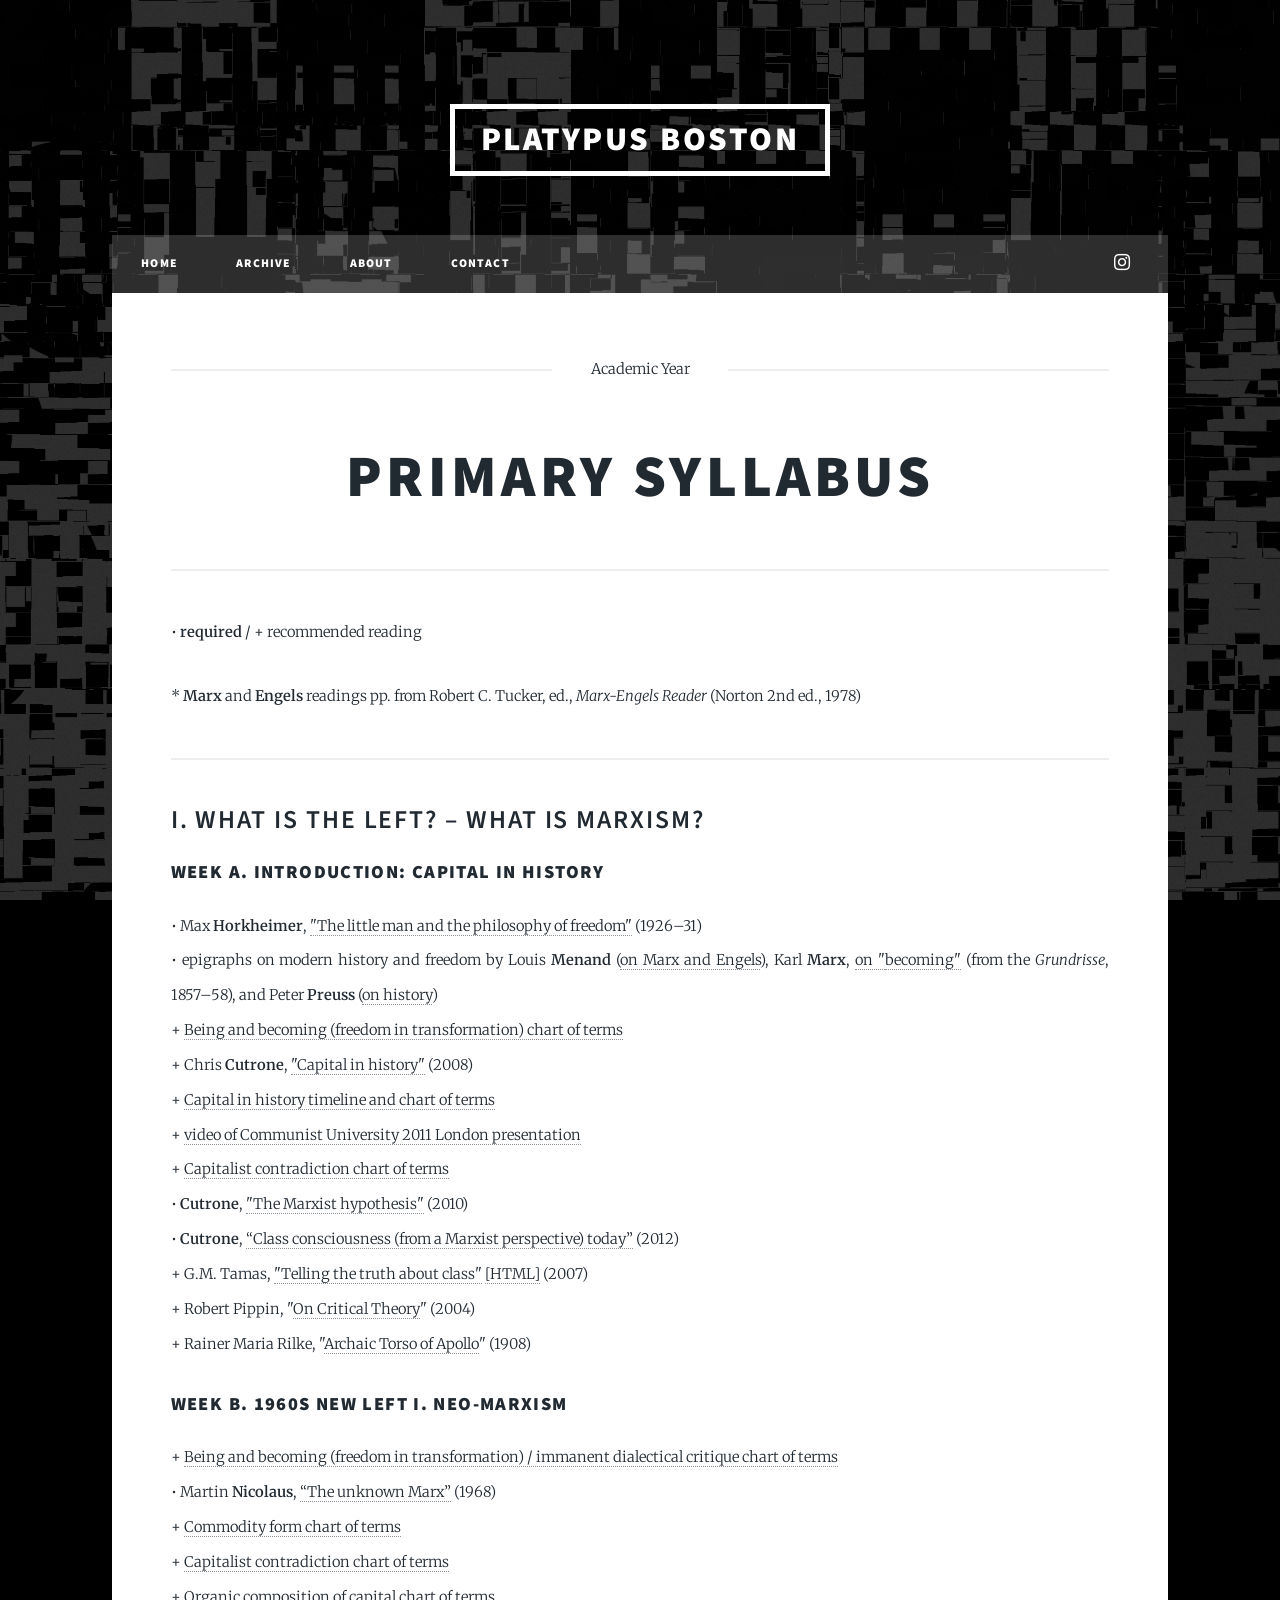
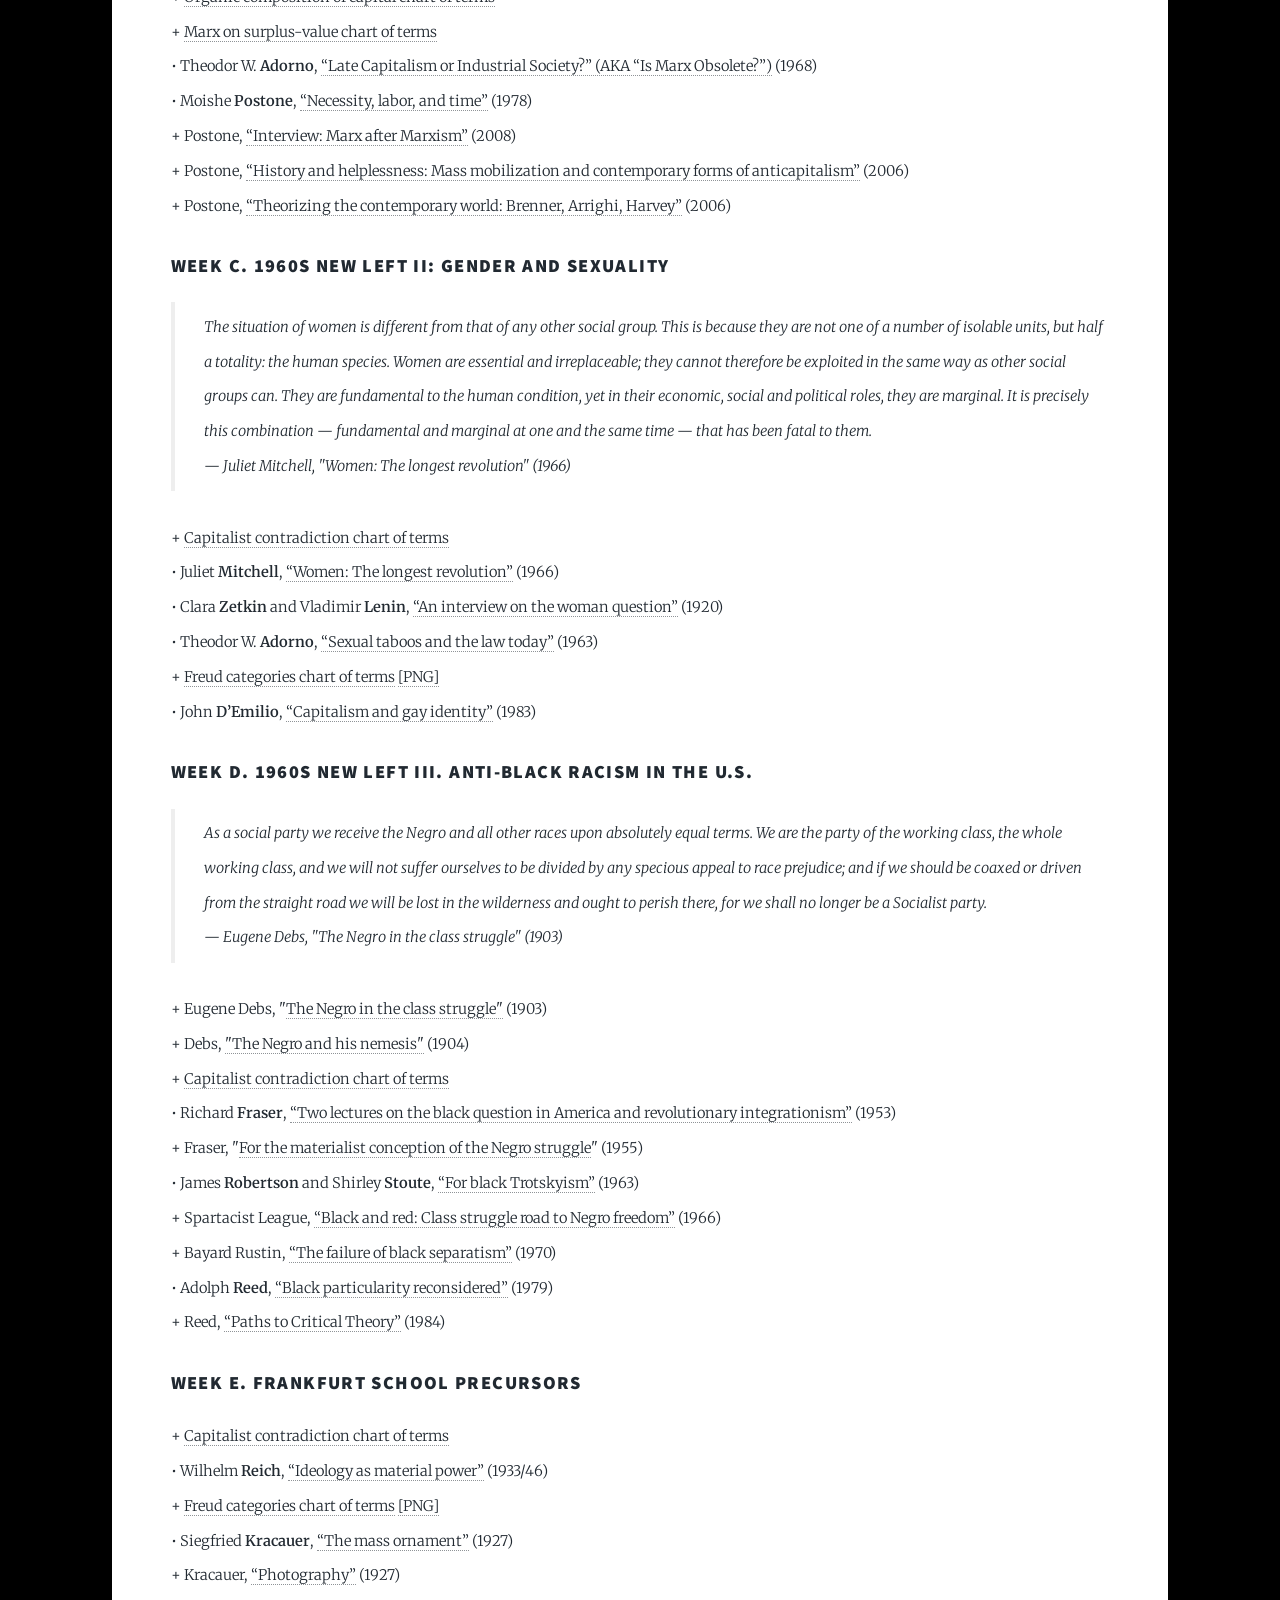
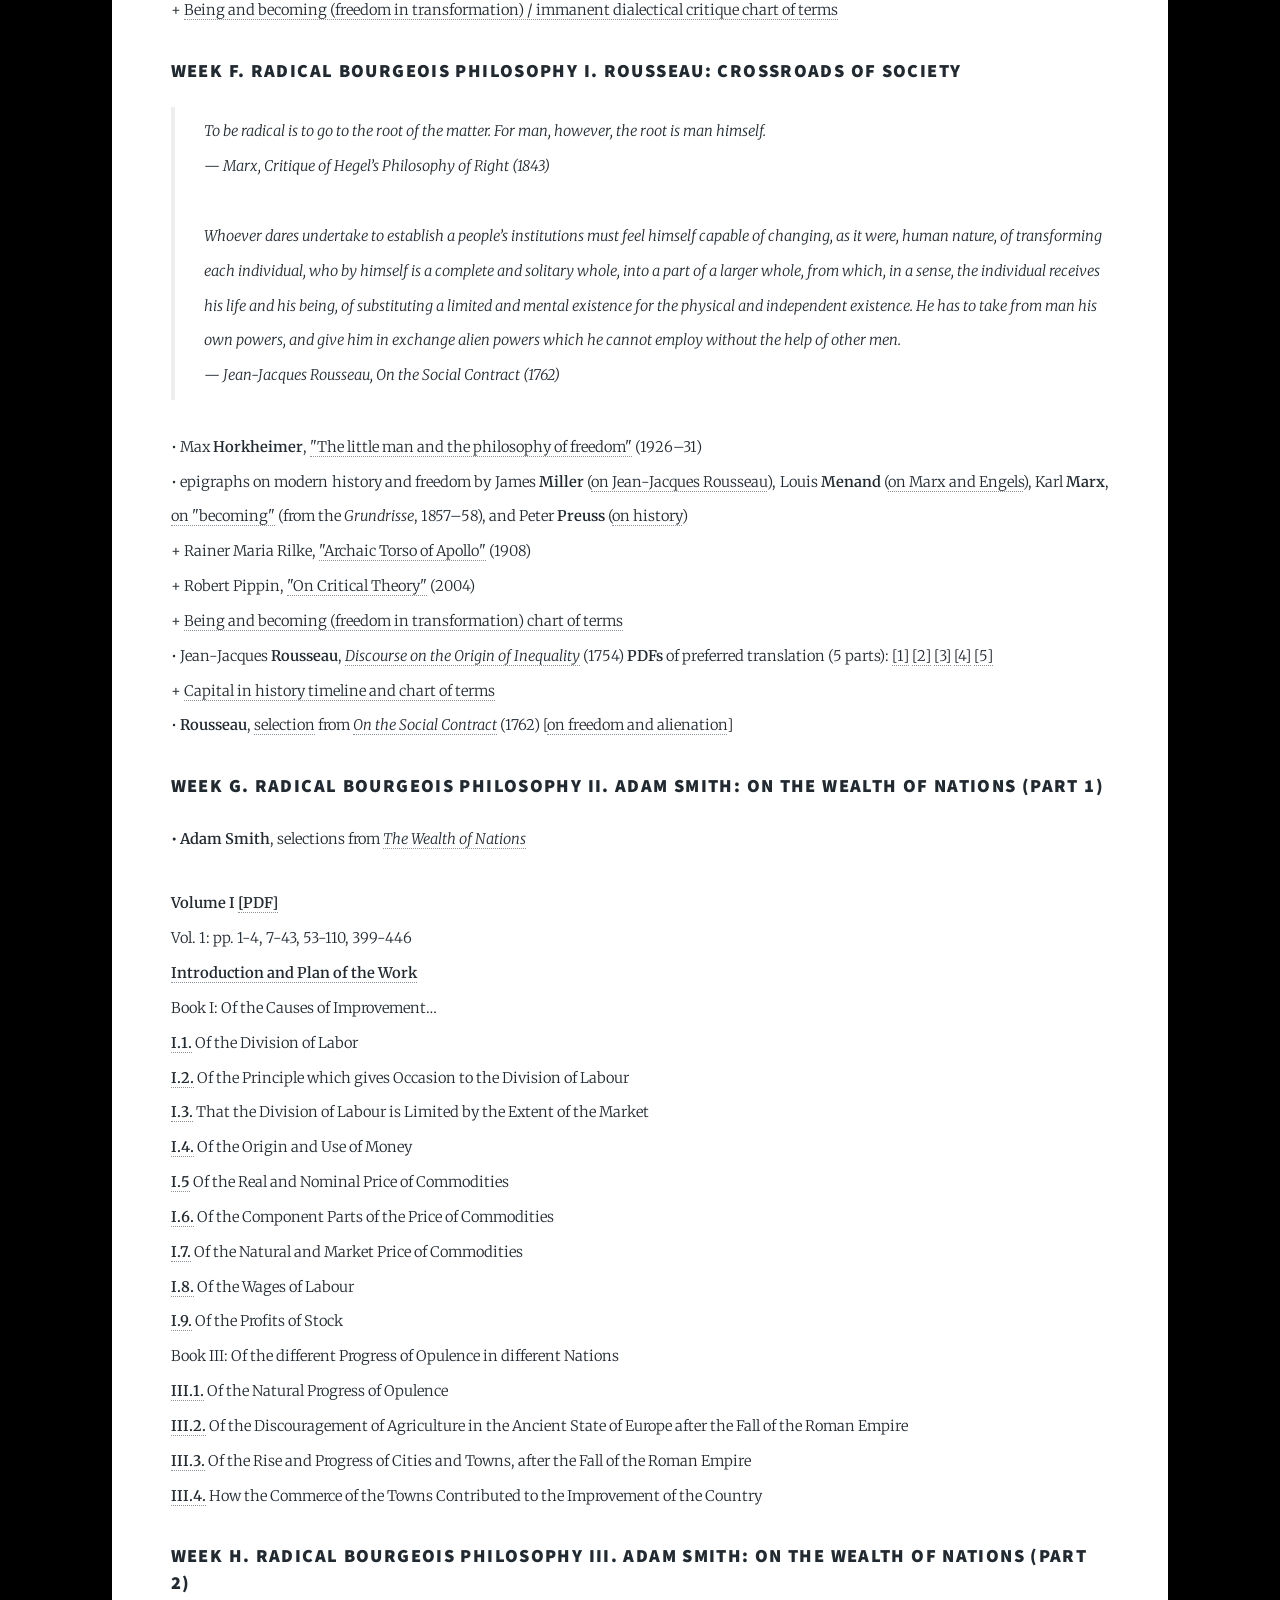
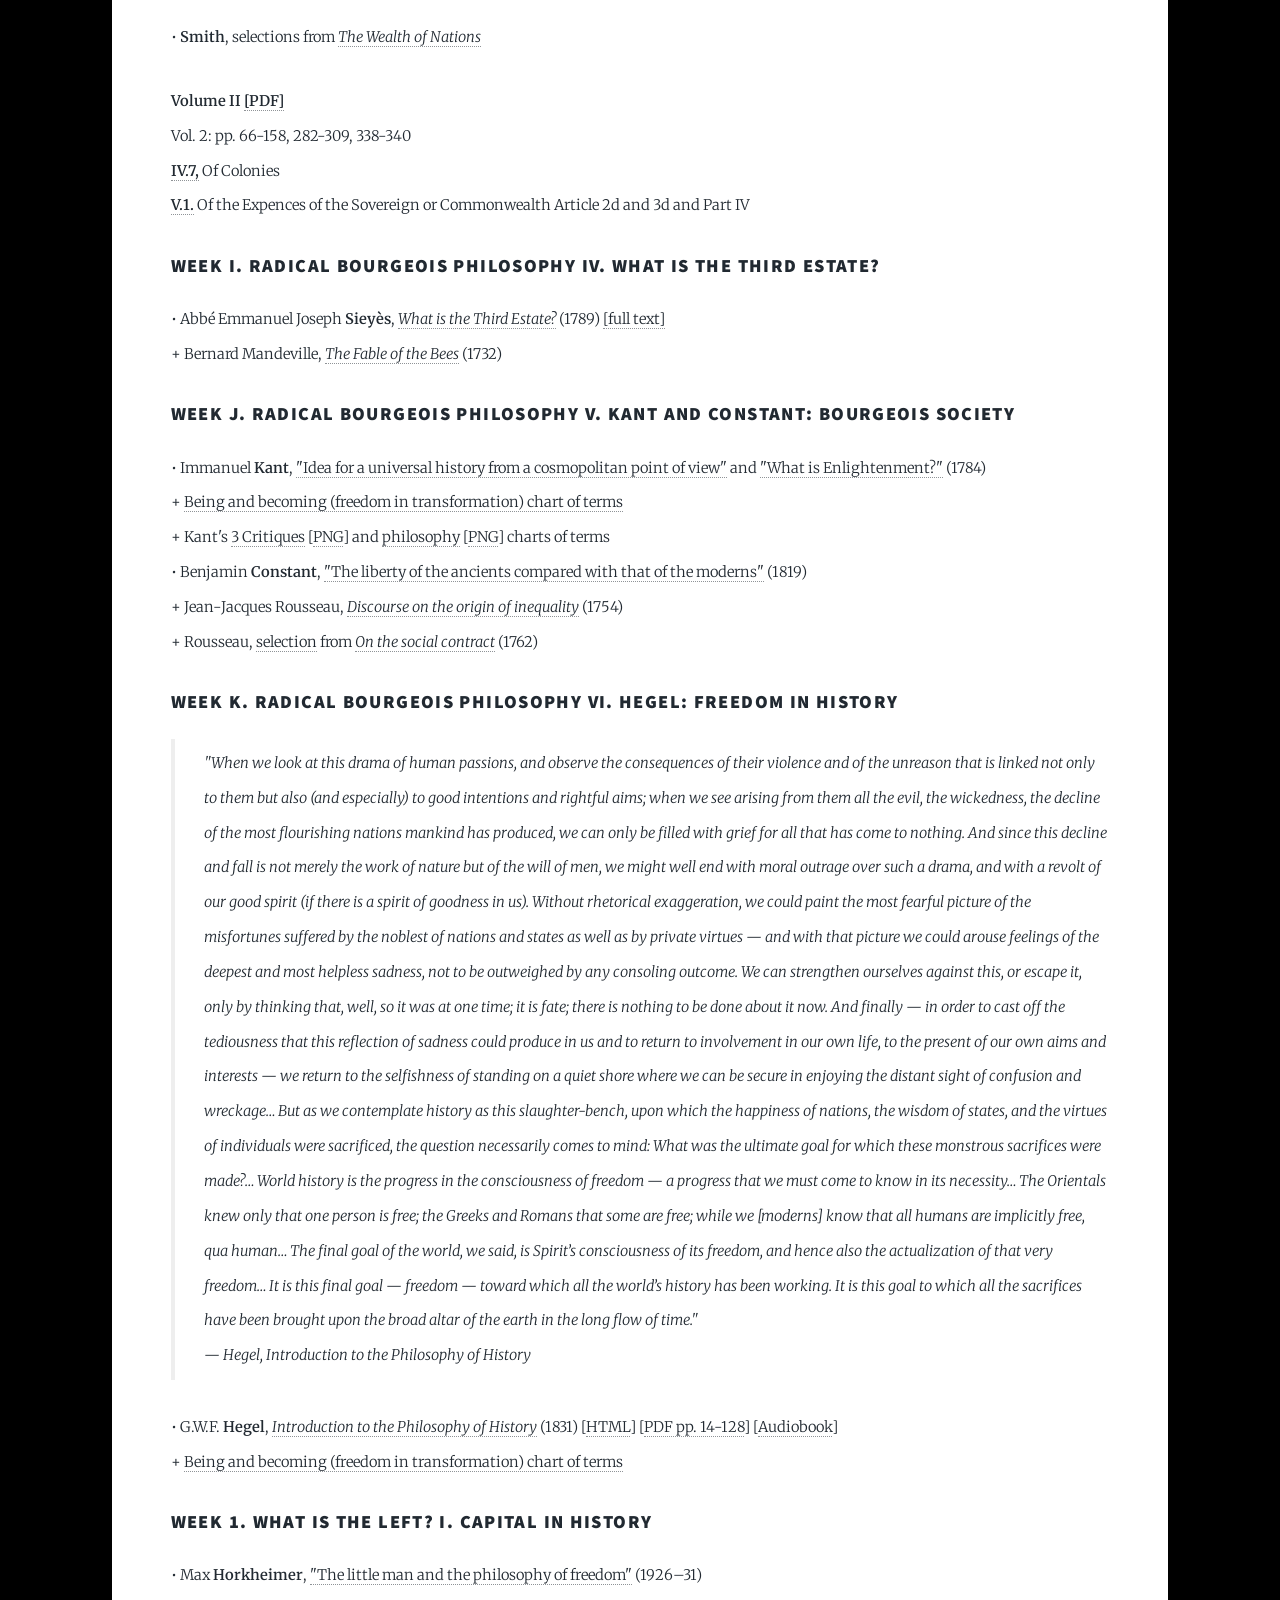
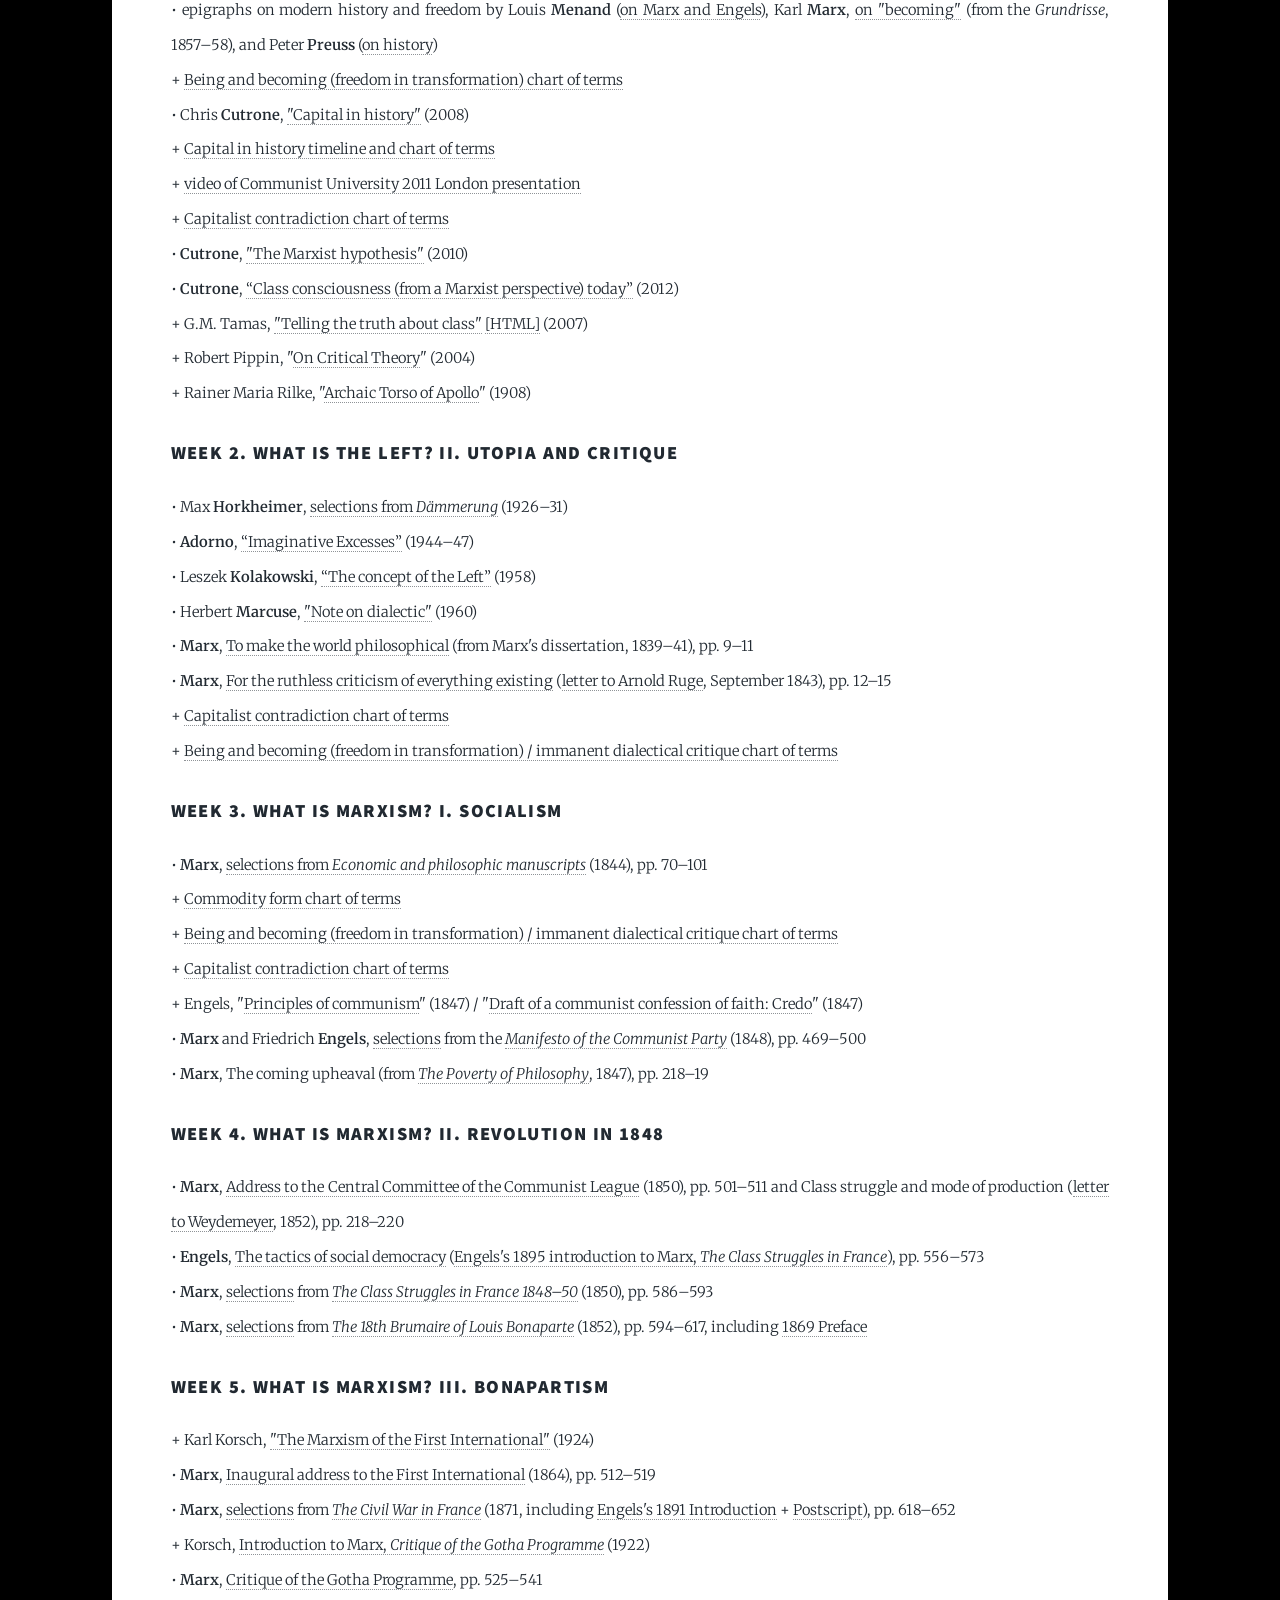
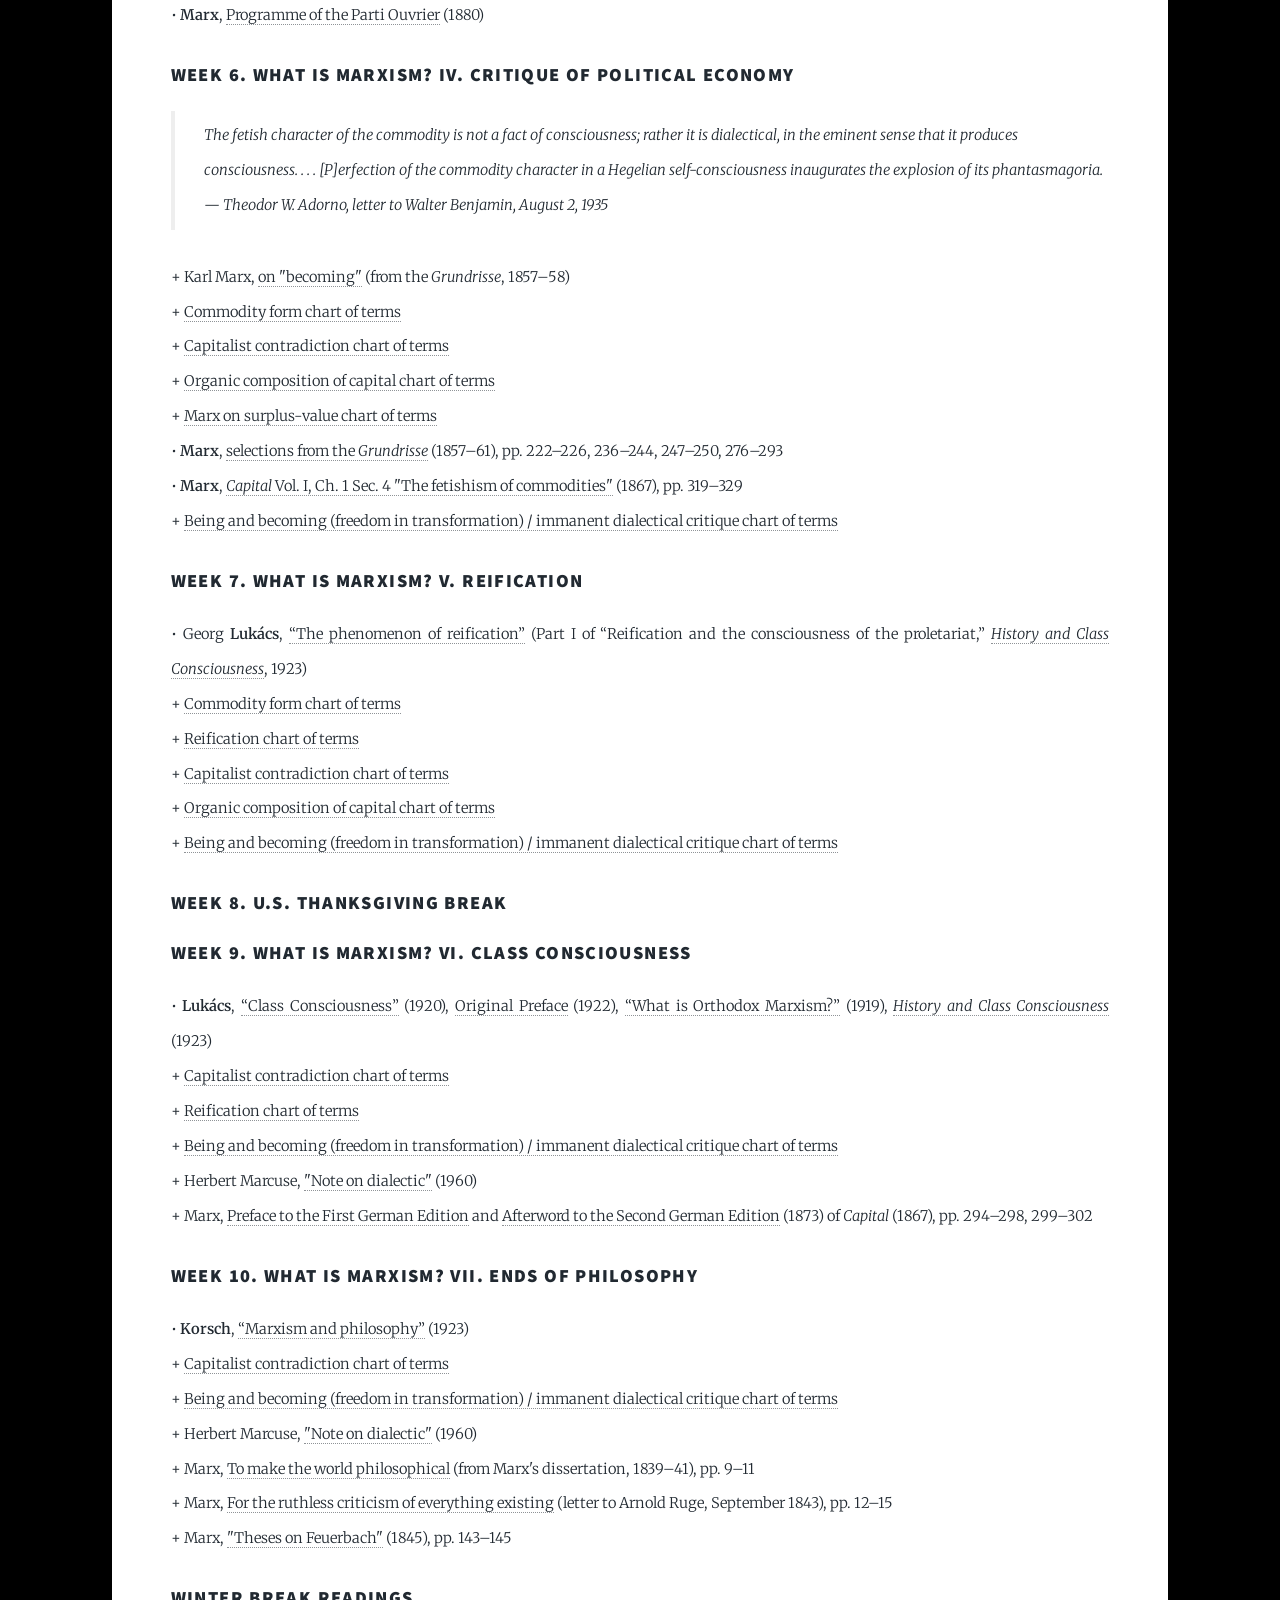
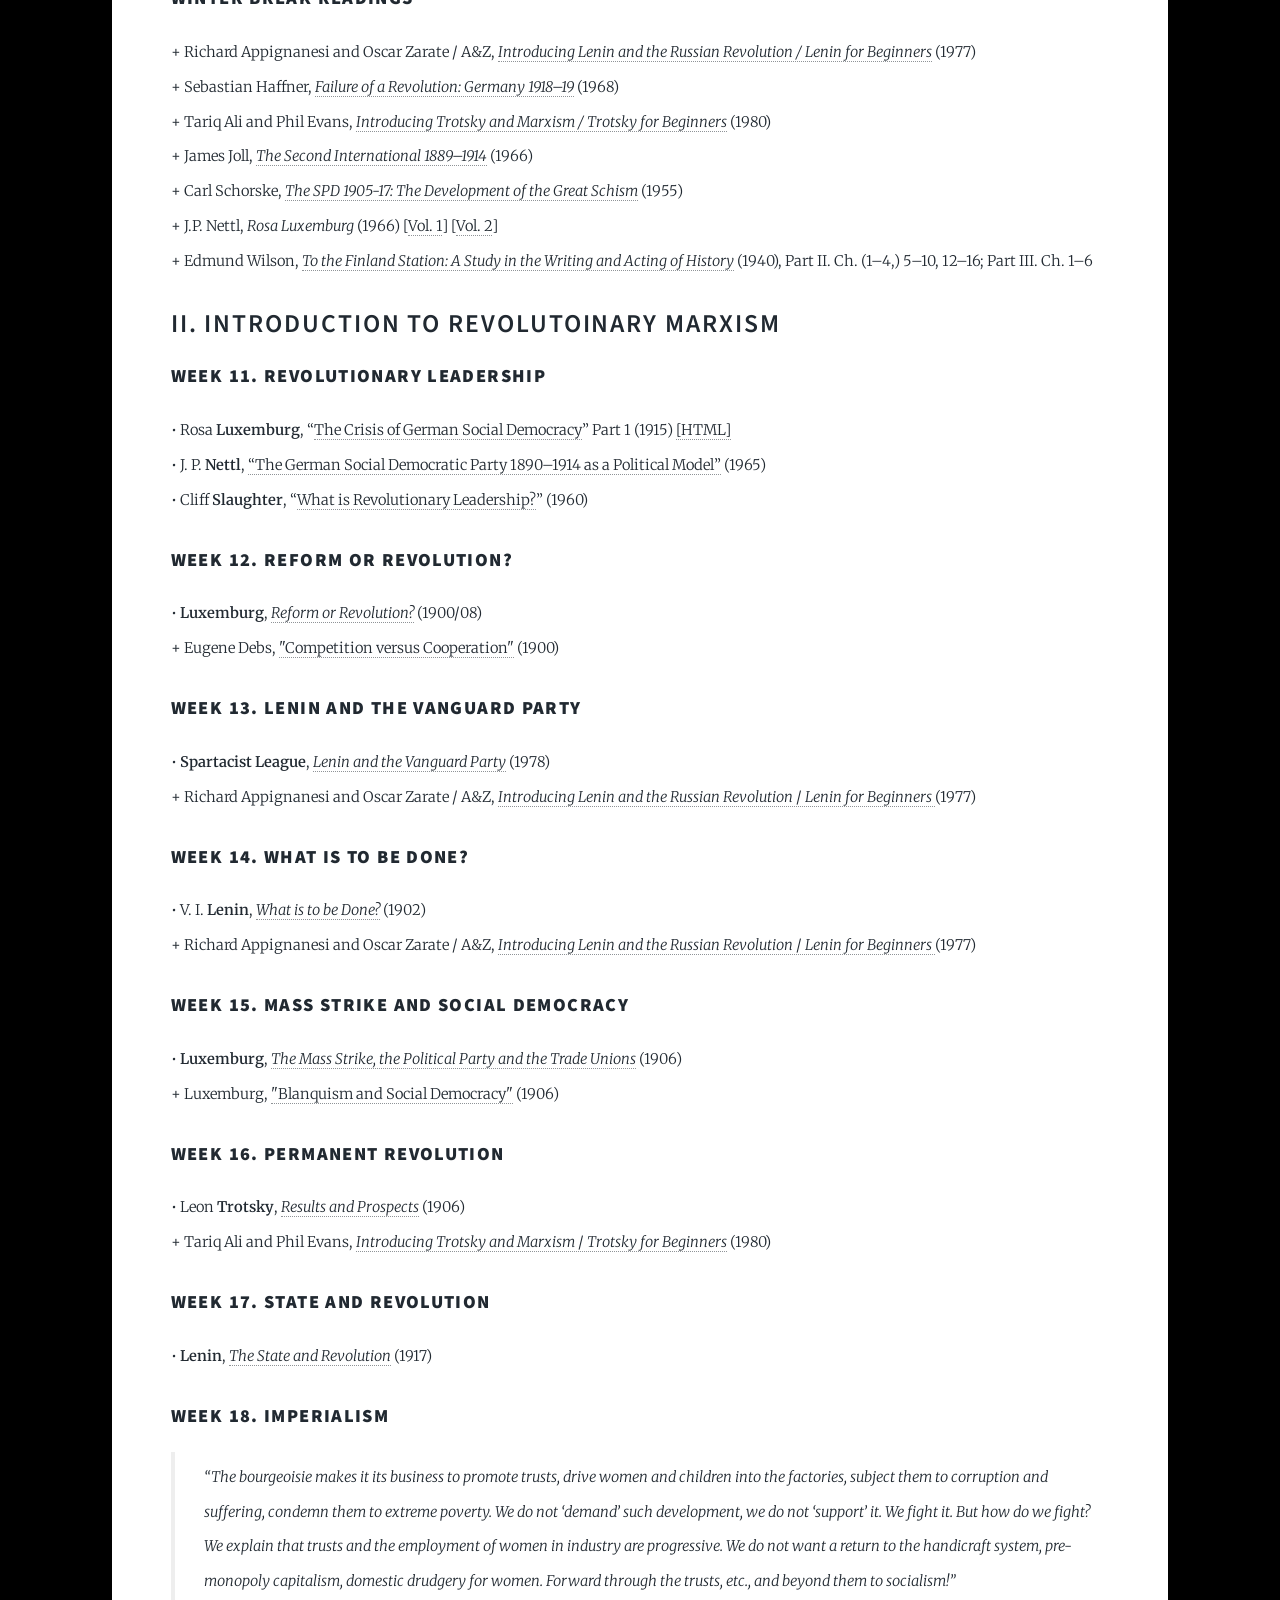
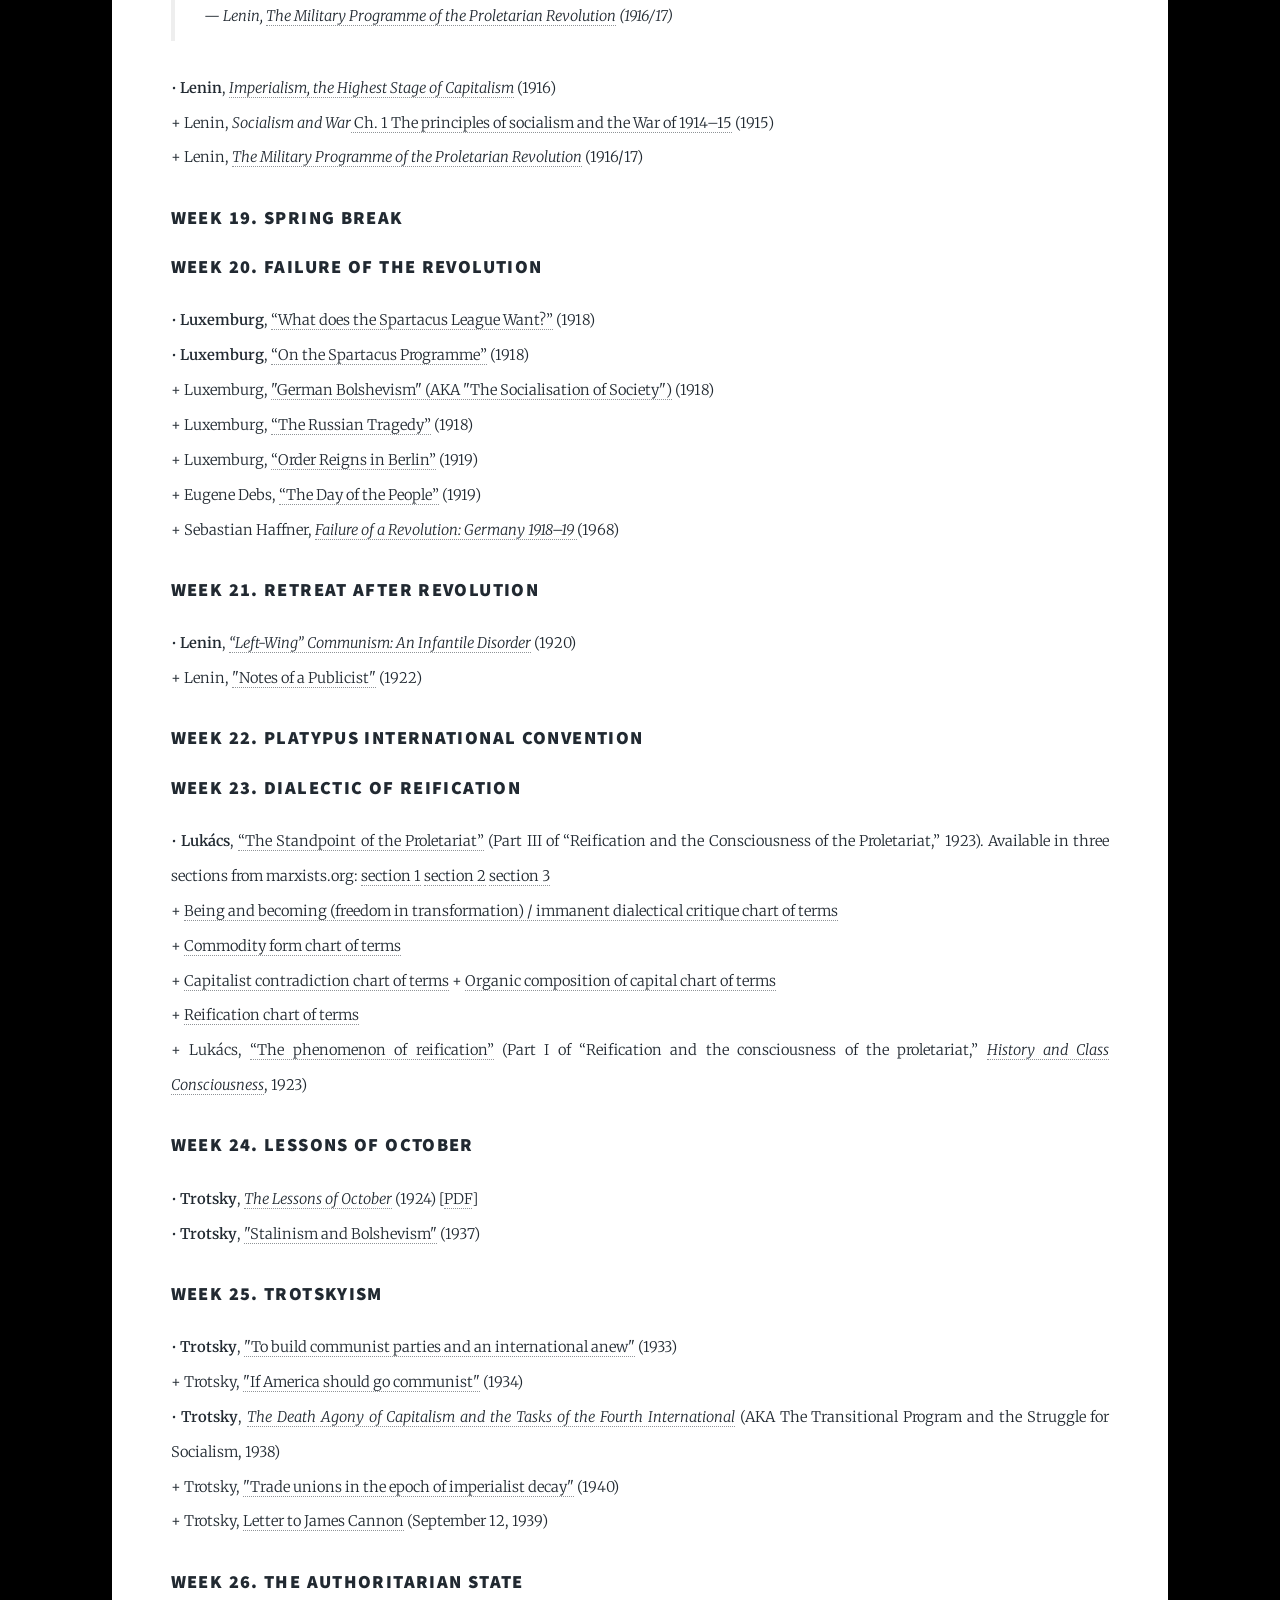
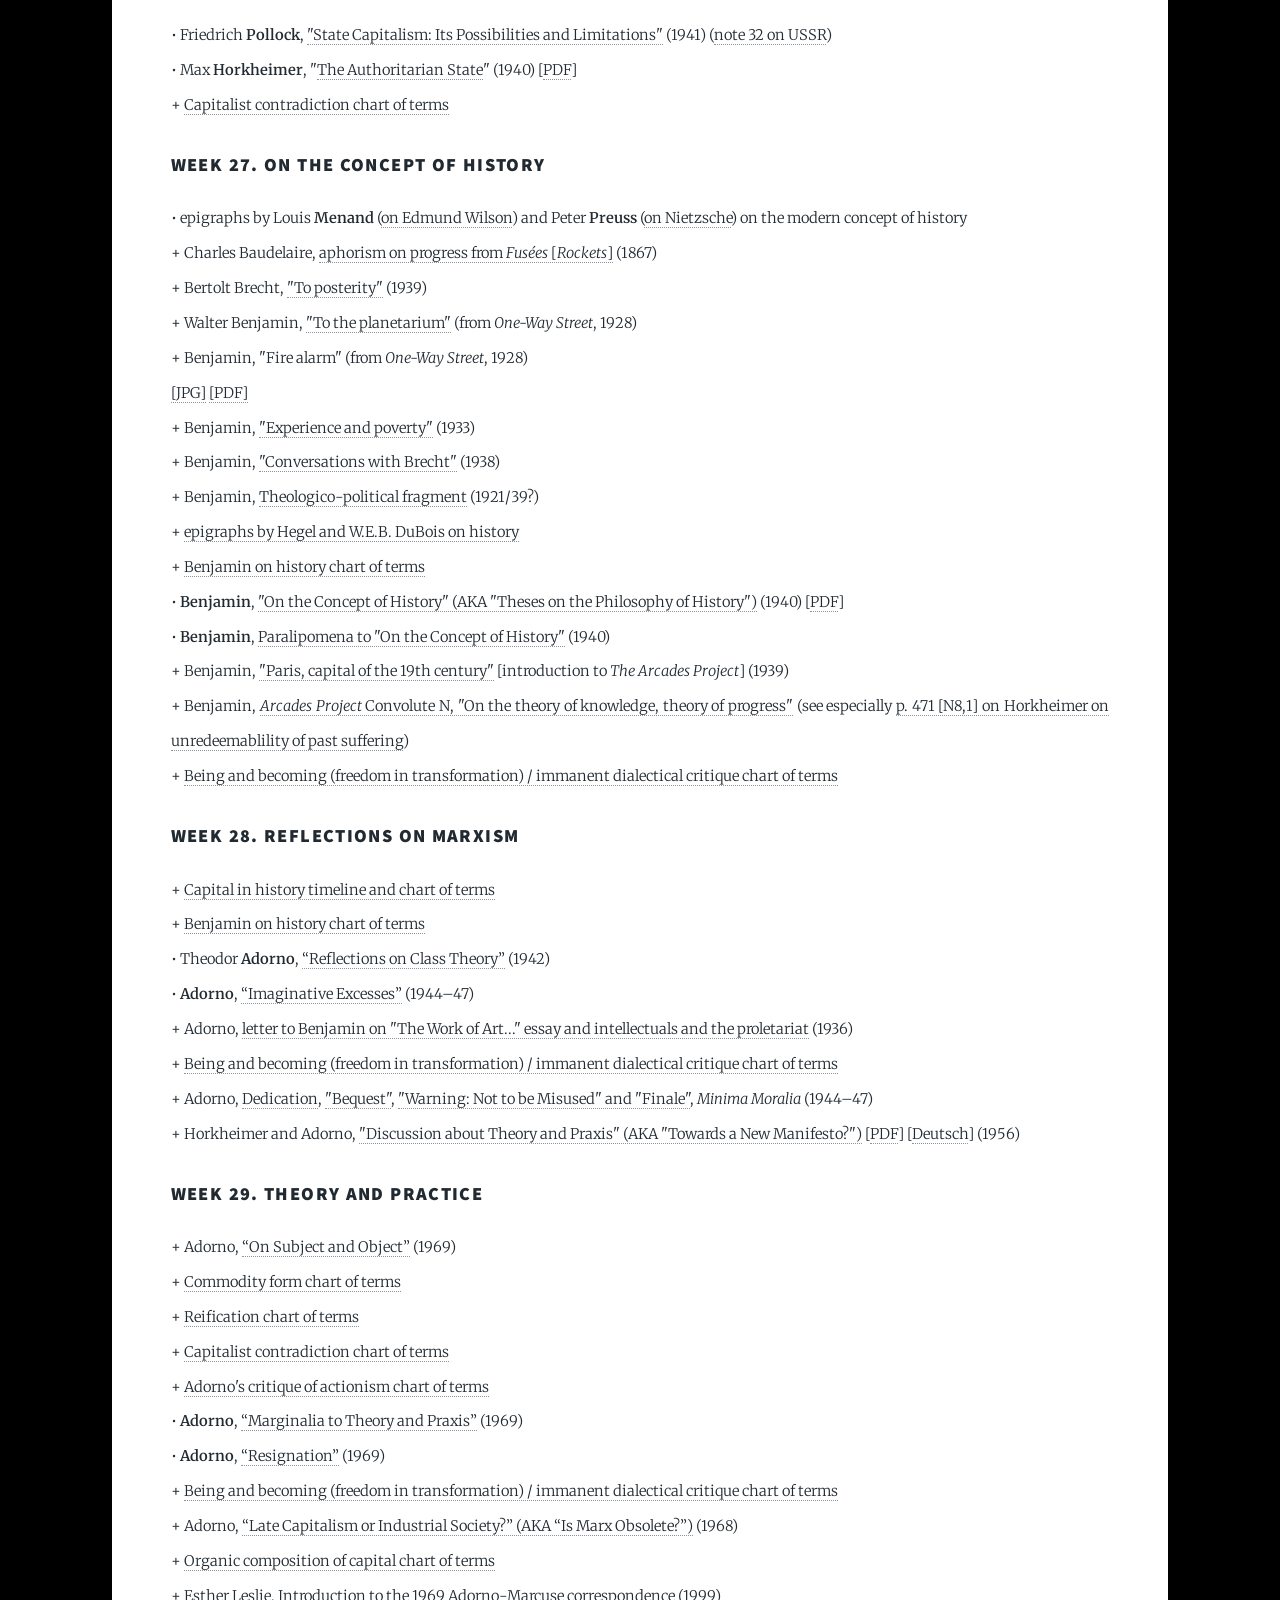
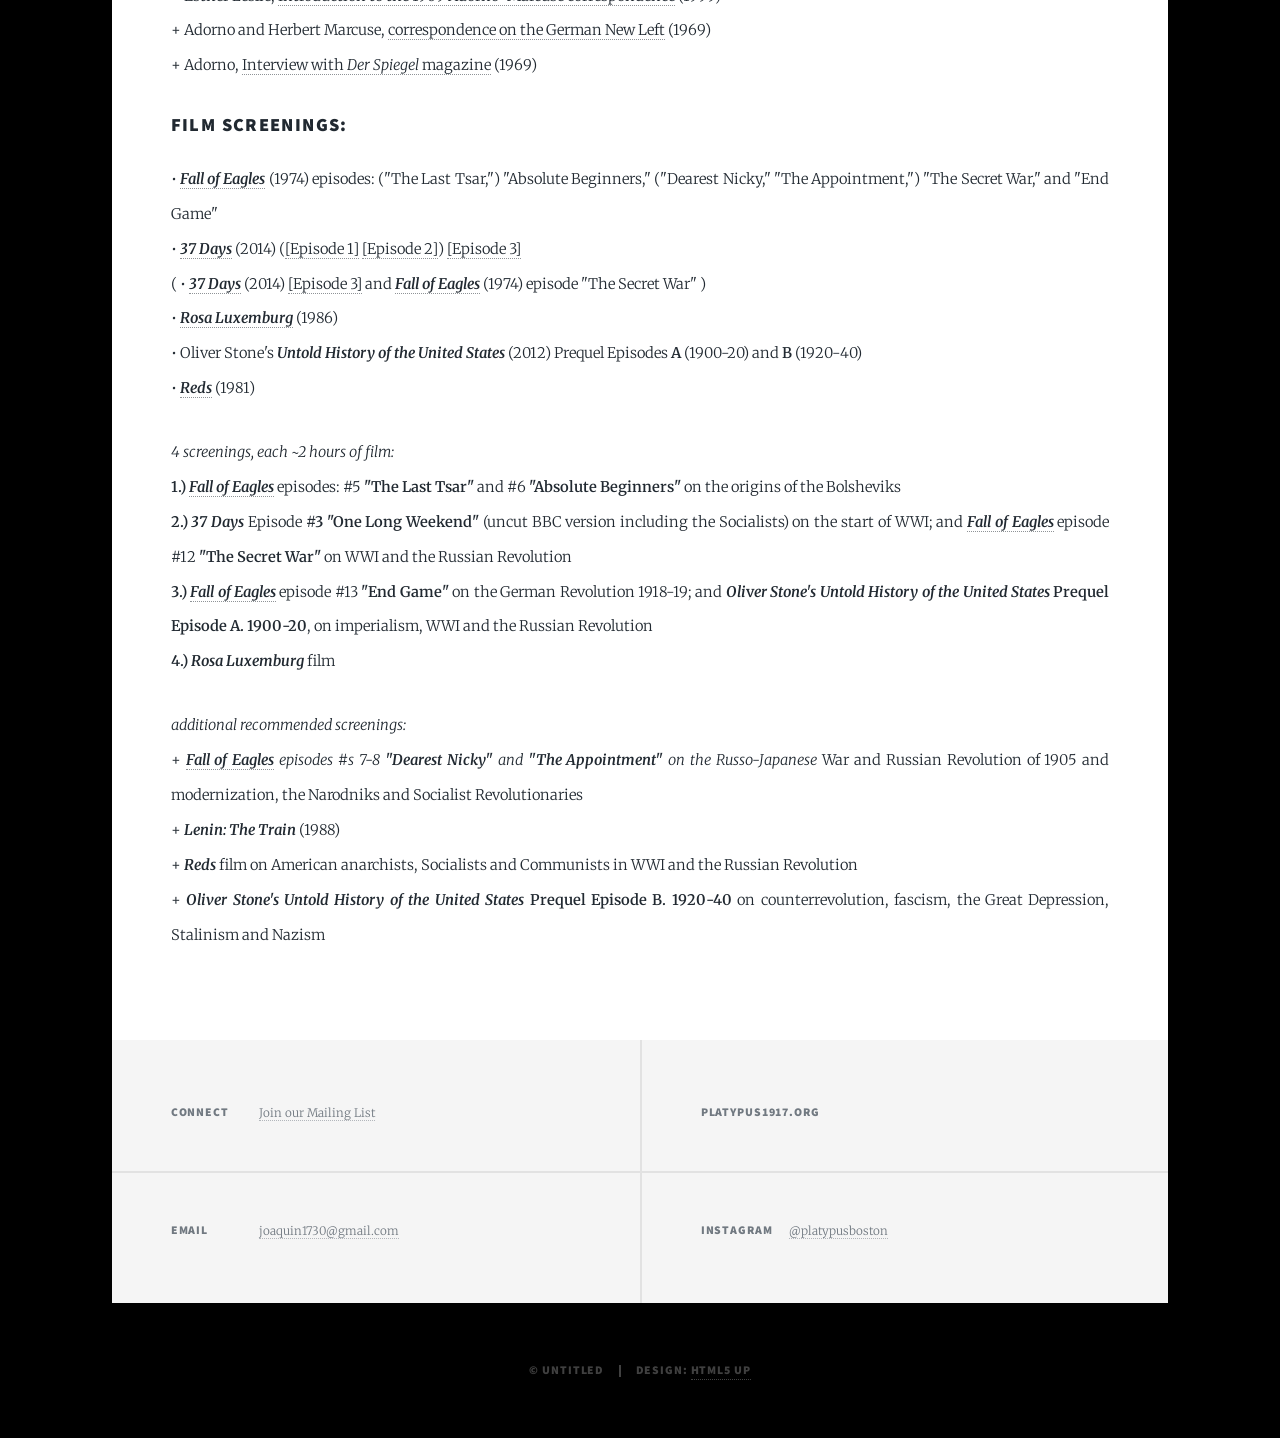
<file: docs/rgacademic.html>
<!DOCTYPE HTML>
<!--
	Massively by HTML5 UP
	html5up.net | @ajlkn
	Free for personal and commercial use under the CCA 3.0 license (html5up.net/license)
-->
<html>
	<head>
		<title>Platypus Boston</title>
		<meta charset="utf-8" />
		<meta name="viewport" content="width=device-width, initial-scale=1, user-scalable=no" />
		<link rel="stylesheet" href="assets/css/main.css" />
		<noscript><link rel="stylesheet" href="assets/css/noscript.css" /></noscript>
		<link rel="icon" type="image/png" href="images/logo.png" />
	</head>
	<body class="is-preload">

		<!-- Wrapper -->
			<div id="wrapper">

				<!-- Header -->
					<header id="header">
						<a href="index.html" class="logo">Platypus Boston</a>
					</header>

				<!-- Nav -->
					<nav id="nav">
						<ul class="links">
							<li><a href="index.html">Home</a></li>
							<li><a href="archive1.html">Archive</a></li>
							<li><a href="about.html">About</a></li>
							<li><a href="contact.html">Contact</a></li>
						</ul>
						<ul class="icons">
							<li><a href="https://www.instagram.com/platypusboston/" class="icon brands fa-instagram"><span class="label">Instagram</span></a></li>
						</ul>
					</nav>

				<!-- Main -->
					<div id="main">

						<!-- Post -->
							<section class="post">
								<header class="major">
									<span class="date">Academic Year</span>
									<h1>Primary Syllabus</h1>
								</header>
								<hr />
								<p>• <strong>required</strong> / + recommended reading</p>
								<p>* <strong>Marx </strong>and <strong>Engels </strong>readings pp. from Robert C. Tucker, ed., <em>Marx-Engels Reader</em> (Norton 2nd ed., 1978)</p>
								<hr />
								<h2><strong>I. What is the Left? – What is Marxism?</strong></h2>
								<h3>Week A. Introduction: Capital in history</h3>
								<p>• Max <strong>Horkheimer</strong>, <a href="https://platypus1917.org/wp-content/uploads/horkheimer_littlemanphilosophyfreedomdaemmerung1926-31.pdf" target="_blank" rel="noreferrer noopener">"The little man and the philosophy of freedom"</a> (1926–31)<br>
									• epigraphs on modern history and freedom by&nbsp;Louis <strong>Menand</strong> (<a rel="noreferrer noopener" href="https://platypus1917.org/wp-content/uploads/2010/09/menandlouis_edmundwilsonfinlandstationintro2003.pdf" target="_blank">on Marx and Engels</a>), Karl <strong>Marx</strong>, <a href="https://platypus1917.org/wp-content/uploads/marx_grundrissebecoming.pdf" target="_blank" rel="noreferrer noopener">on "</a><a rel="noreferrer noopener" href="https://platypus1917.org/wp-content/uploads/marx_grundrissebecoming.pdf" target="_blank">becoming"</a> (from the <em>Grundrisse</em>, 1857–58), and Peter <strong>Preuss</strong> (<a rel="noreferrer noopener" href="https://platypus1917.org/wp-content/uploads/2010/09/preusspeter_nietzschehistoryintro1980.pdf" target="_blank">on history</a>)<br>+ <a href="https://platypus1917.org/wp-content/uploads/cutrone_beingbecoming082217.pdf" target="_blank" rel="noreferrer noopener">Being and becoming (freedom in transformation) chart of terms</a><br>
									+ Chris <strong>Cutrone</strong>, <a href="http://platypus1917.org/2008/10/01/capital-in-history-the-need-for-a-marxian-philosophy-of-history-of-the-left/" target="_blank" rel="noreferrer noopener">"Capital in history"</a> (2008)<br>
									+ <a href="https://platypus1917.org/wp-content/uploads/cutrone_capitalinhistorytimeline052019.pdf" target="_blank" rel="noreferrer noopener">Capital in history timeline and chart of terms</a><br>
									+ <a href="https://youtu.be/rLlZU1hyw6s">video of Communist University 2011 London presentation</a><br>
									+ <a href="https://platypus1917.org/wp-content/uploads/cutrone_marxcapitalistcontradiction030520.pdf" target="_blank" rel="noreferrer noopener">Capitalist contradiction chart of terms</a><br>
									• <strong>Cutrone</strong>, <a href="http://platypus1917.org/2010/11/06/the-marxist-hypothesis-a-response-to-alain-badous-communist-hypothesis/" target="_blank" rel="noreferrer noopener">"The Marxist hypothesis"</a> (2010)<br>
									• <strong>Cutrone</strong>, <a href="https://platypus1917.org/2012/11/01/class-consciousness-from-a-marxist-perspective-today/" target="_blank" rel="noreferrer noopener">“Class consciousness (from a Marxist perspective) today”</a> (2012)<br>
									+ G.M. Tamas, <a href="https://platypus1917.org/wp-content/uploads/tamasgm_tellingthetruthaboutclass.pdf" target="_blank" rel="noreferrer noopener">"Telling the truth about class"</a> <a href="http://www.grundrisse.net/grundrisse22/tellingTheTruthAboutClass.htm" target="_blank" rel="noreferrer noopener">[HTML]</a> (2007)<br>
									+ Robert Pippin, "<a href="https://platypus1917.org/wp-content/uploads/2010/09/pippin_criticaltheorynonbeing2004.pdf" target="_blank" rel="noreferrer noopener">On Critical Theory</a>" (2004)<br>
									+ Rainer Maria Rilke, "<a href="https://platypus1917.org/wp-content/uploads/2012/07/rilke_apollo.pdf" target="_blank" aria-label="undefined (opens in a new tab)" rel="noreferrer noopener">Archaic Torso of Apollo</a>" (1908)</p>
								<h3>Week B. 1960s New Left I. Neo-Marxism</h3>
								<p>+&nbsp;<a rel="noreferrer noopener" href="https://platypus1917.org/wp-content/uploads/cutrone_beingbecomingimmanentcritique102217.pdf" target="_blank">Being and becoming (freedom in transformation) / immanent dialectical critique chart of terms</a><br>
									• Martin <strong>Nicolaus</strong>, <a rel="noreferrer noopener" href="/wp-content/uploads/readings/nicolausmartin_unknownmarx_nlr48.pdf" target="_blank">“The unknown Marx”</a> (1968)<br>
									+ <a href="https://platypus1917.org/wp-content/uploads/commodityform112518-1.pdf" target="_blank" rel="noreferrer noopener">Commodity form chart of terms</a><br>
									+ <a href="https://platypus1917.org/wp-content/uploads/cutrone_marxcapitalistcontradiction030520.pdf" target="_blank" rel="noreferrer noopener">Capitalist contradiction chart of terms</a>&nbsp;<br>
									+ <a href="https://platypus1917.org/wp-content/uploads/cutrone_cooperationmanufactureindustry071519.pdf" target="_blank" rel="noreferrer noopener">Organic composition of capital chart of terms</a><br>
									+ <a href="https://platypus1917.org/wp-content/uploads/marxsurplusvaluechart.png" target="_blank" aria-label="undefined (opens in a new tab)" rel="noreferrer noopener">Marx on surplus-value chart of terms</a><br>
									• Theodor W. <strong>Adorno</strong>, <a href="/wp-content/uploads/readings/adorno_latecapitalism.pdf" target="_blank" rel="noreferrer noopener">“Late Capitalism or Industrial Society?” (AKA “Is Marx Obsolete?”)</a> (1968)<br>
									• Moishe <strong>Postone</strong>, <a href="/wp-content/uploads/readings/postone_necessitylabortimemarx1978.pdf" target="_blank" rel="noreferrer noopener">“Necessity, labor, and time”</a> (1978)<br>
									+ Postone, <a href="https://platypus1917.org/2008/03/01/marx-after-marxism-an-interview-with-moishe-postone/" target="_blank" rel="noreferrer noopener">“Interview: Marx after Marxism”</a> (2008)<br>
									+ Postone, <a href="/wp-content/uploads/readings/postonemoishe_historyhelplessness.pdf" target="_blank" rel="noreferrer noopener">“History and helplessness: Mass mobilization and contemporary forms of anticapitalism”</a> (2006)<br>
									+ Postone, <a href="http://platypus1917.org/wp-content/uploads/2014/10/postone_brennerarrighiharvey2006.pdf" target="_blank" rel="noreferrer noopener">“Theorizing the contemporary world: Brenner, Arrighi, Harvey”</a> (2006)</p>
									<h3>Week C. 1960s New Left II: Gender and sexuality</h3>
								<blockquote>
								The situation of women is different from that of any other social group. This is because they are not one of a number of isolable units, but half a totality: the human species. Women are essential and irreplaceable; they cannot therefore be exploited in the same way as other social groups can. They are fundamental to the human condition, yet in their economic, social and political roles, they are marginal. It is precisely this combination — fundamental and marginal at one and the same time — that has been fatal to them. <br>— Juliet Mitchell, "Women: The longest revolution" (1966)
								</blockquote>
								<p>+ <a href="https://platypus1917.org/wp-content/uploads/cutrone_marxcapitalistcontradiction030520.pdf" target="_blank" rel="noreferrer noopener">Capitalist contradiction chart of terms</a>&nbsp;<br>
									• Juliet <strong>Mitchell</strong>, <a href="/wp-content/uploads/readings/mitchelljuliet_womenlongestrevolution_nlr40.pdf" target="_blank" rel="noreferrer noopener">“Women: The longest revolution”</a> (1966)<br>
									• Clara <strong>Zetkin </strong>and Vladimir <strong>Lenin</strong>, <a href="https://www.marxists.org/archive/zetkin/1925/lenin/zetkin2.htm" target="_blank" rel="noreferrer noopener">“An interview on the woman question”</a> (1920)<br>
									• Theodor W. <strong>Adorno</strong>, <a rel="noreferrer noopener" href="/wp-content/uploads/readings/adorno_sexualtaboostoday.pdf" target="_blank">“Sexual taboos and the law today”</a> (1963)<br>
									+ <a href="https://platypus1917.org/wp-content/uploads/cutrone_freudcategories062022.pdf">Freud categories chart of terms</a> <a href="https://platypus1917.org/wp-content/uploads/cutrone_freudcategories062022.png">[PNG]</a> <br>
									• John <strong>D’Emilio</strong>, <a href="https://platypus1917.org/wp-content/uploads/demiliojohn_capitalismgayidentity.pdf" target="_blank" rel="noreferrer noopener">“Capitalism and gay identity”</a> (1983)</p>
								<h3>Week D. 1960s New Left III. Anti-black racism in the U.S.</h3>
								<blockquote>
								As a social party we receive the Negro and all other races upon absolutely equal terms. We are the party of the working class, the whole working class, and we will not suffer ourselves to be divided by any specious appeal to race prejudice; and if we should be coaxed or driven from the straight road we will be lost in the wilderness and ought to perish there, for we shall no longer be a Socialist party. <br>— Eugene Debs, "The Negro in the class struggle" (1903)
								</blockquote>
								<p>+ Eugene Debs, "<a href="https://www.marxists.org/archive/debs/works/1903/negro.htm" target="_blank" rel="noreferrer noopener">The Negro in the class struggle"</a> (1903)&nbsp;<br>
									+ Debs, <a href="https://www.marxists.org/archive/debs/works/1904/040100-debs-negroandhisnemesis.pdf" target="_blank" rel="noreferrer noopener">"The Negro and his nemesis"</a> (1904)<br>
									+ <a href="https://platypus1917.org/wp-content/uploads/cutrone_marxcapitalistcontradiction030520.pdf" target="_blank" rel="noreferrer noopener">Capitalist contradiction chart of terms</a>&nbsp;<br>
									• Richard <strong>Fraser</strong>, <a href="http://www.bolshevik.org/history/Fraser/Fraser01.html" target="_blank" rel="noreferrer noopener">“Two lectures on the black question in America and revolutionary integrationism”</a> (1953)<br>
									+ Fraser, "<a href="http://www.bolshevik.org/history/Fraser/Fraser02.html" target="_blank" aria-label="undefined (opens in a new tab)" rel="noreferrer noopener">For the materialist conception of the Negro struggle</a>" (1955) <br>
									• James <strong>Robertson </strong>and Shirley <strong>Stoute</strong>, <a href="http://www.bolshevik.org/history/ICL/For%20Black%20Trotskyism.html" target="_blank" rel="noreferrer noopener">“For black Trotskyism”</a> (1963)<br>
									+ Spartacist League, <a href="http://www.bolshevik.org/history/ICL/BLACK%20AND%20RED.html" target="_blank" rel="noreferrer noopener">“Black and red: Class struggle road to Negro freedom”</a> (1966)<br>
									+ Bayard Rustin, <a href="/wp-content/uploads/readings/rustinbayard_blackseparatismfailure1970.pdf" target="_blank" rel="noreferrer noopener">“The failure of black separatism”</a> (1970)<br>
									• Adolph <strong>Reed</strong>, <a href="http://libcom.org/library/black-particularity-reconsidered-adolph-l-reed-jr" target="_blank" rel="noreferrer noopener">“Black particularity reconsidered”</a> (1979)<br>
									+ Reed, <a href="/wp-content/uploads/readings/reed_60spathscriticaltheory.pdf" target="_blank" rel="noreferrer noopener">“Paths to Critical Theory”</a> (1984)</p>
								<h3>Week E. Frankfurt School precursors</h3>
								<p>+ <a href="https://platypus1917.org/wp-content/uploads/cutrone_marxcapitalistcontradiction030520.pdf" target="_blank" rel="noreferrer noopener">Capitalist contradiction chart of terms</a>&nbsp;<br>
									• Wilhelm <strong>Reich</strong>, <a rel="noreferrer noopener" href="/wp-content/uploads/readings/reichwilhelm_fascistpsychology.pdf" target="_blank">“Ideology as material power”</a> (1933/46)<br>
									+ <a href="https://platypus1917.org/wp-content/uploads/cutrone_freudcategories062022.pdf" target="_blank" rel="noreferrer noopener">Freud categories chart of terms</a> <a href="https://platypus1917.org/wp-content/uploads/cutrone_freudcategories062022.png" target="_blank" rel="noreferrer noopener">[PNG]</a>  <br>
									• Siegfried <strong>Kracauer</strong>, <a href="https://platypus1917.org/wp-content/uploads/Kracauer_Siegfried_The-Mass-Ornament.pdf" target="_blank" rel="noreferrer noopener">“The mass ornament”</a> (1927)<br>
									+ Kracauer, <a href="/wp-content/uploads/2011/09/kracauer_photography1927.pdf" target="_blank" rel="noreferrer noopener">“Photography”</a> (1927)<br>
									+&nbsp;<a href="https://platypus1917.org/wp-content/uploads/cutrone_beingbecomingimmanentcritique102217.pdf" target="_blank" rel="noreferrer noopener">Being and becoming (freedom in transformation) / immanent dialectical critique chart of terms</a></p>
								<h3>Week F. Radical bourgeois philosophy I. Rousseau: Crossroads of society</h3>
								<blockquote>
								To be radical is to go to the root of the matter. For man, however, the root is man himself. <br>— Marx, <em>Critique of Hegel’s Philosophy of Right</em> (1843) <br><br>
								Whoever dares undertake to establish a people’s institutions must feel himself capable of changing, as it were, human nature, of transforming each individual, who by himself is a complete and solitary whole, into a part of a larger whole, from which, in a sense, the individual receives his life and his being, of substituting a limited and mental existence for the physical and independent existence. He has to take from man his own powers, and give him in exchange alien powers which he cannot employ without the help of other men. <br>— Jean-Jacques Rousseau, <em>On the Social Contract</em> (1762)
								</blockquote>
								<p>• Max <strong>Horkheimer</strong>, <a href="https://platypus1917.org/wp-content/uploads/horkheimer_littlemanphilosophyfreedomdaemmerung1926-31.pdf" target="_blank" rel="noreferrer noopener">"The little man and the philosophy of freedom"</a> (1926–31)<br>
									• epigraphs on modern history and freedom by James <strong>Miller</strong> (<a rel="noreferrer noopener" href="/wp-content/uploads/2010/09/millerjames_onrousseaumodernfreedom2000.pdf" target="_blank">on Jean-Jacques Rousseau</a>), Louis <strong>Menand</strong> (<a rel="noreferrer noopener" href="/wp-content/uploads/2010/09/menandlouis_edmundwilsonfinlandstationintro2003.pdf" target="_blank">on Marx and Engels</a>), Karl <strong>Marx</strong>, <a href="https://platypus1917.org/wp-content/uploads/marx_grundrissebecoming.pdf" target="_blank" rel="noreferrer noopener">on "becoming"</a> (from the <em>Grundrisse</em>, 1857–58), and Peter <strong>Preuss</strong> (<a rel="noreferrer noopener" href="/wp-content/uploads/2010/09/preusspeter_nietzschehistoryintro1980.pdf" target="_blank">on history</a>)<br>
									+ Rainer Maria Rilke, <a href="/wp-content/uploads/2012/07/rilke_apollo.pdf" target="_blank" rel="noreferrer noopener">"Archaic Torso of Apollo"</a> (1908)<br>
									+ Robert Pippin, <a href="/wp-content/uploads/2010/09/pippin_criticaltheorynonbeing2004.pdf" target="_blank" rel="noreferrer noopener">"On Critical Theory"</a> (2004)<br>
									+ <a href="https://platypus1917.org/wp-content/uploads/cutrone_beingbecoming082217.pdf" target="_blank" rel="noreferrer noopener">Being and becoming (freedom in transformation) chart of terms</a><br>
									• Jean-Jacques <strong>Rousseau</strong>, <a aria-label="undefined (opens in a new tab)" href="https://constitution.org/2-Authors/jjr/ineq.htm" target="_blank" rel="noreferrer noopener"><em>Discourse on the Origin of Inequality</em></a> (1754) <strong>PDFs</strong> of preferred translation (5 parts): <a href="/wp-content/uploads/2011/06/rousseau_inequality447-4310pt01.pdf" target="_blank" rel="noreferrer noopener">[1]</a> <a href="/wp-content/uploads/2011/06/rousseau_inequality447-4310pt02.pdf" target="_blank" rel="noreferrer noopener">[2]</a> <a href="/wp-content/uploads/2011/06/rousseau_inequality447-4310pt03.pdf" target="_blank" rel="noreferrer noopener">[3]</a> <a href="/wp-content/uploads/2011/06/rousseau_inequality447-4310pt04.pdf" target="_blank" rel="noreferrer noopener">[4]</a> <a href="/wp-content/uploads/2011/06/rousseau_inequality447-4310pt05.pdf" target="_blank" rel="noreferrer noopener">[5]</a><br>
									+ <a href="https://platypus1917.org/wp-content/uploads/cutrone_capitalinhistorytimeline052019.pdf" target="_blank" rel="noreferrer noopener">Capital in history timeline and chart of terms</a><br>
									• <strong>Rousseau</strong>, <a rel="noreferrer noopener" href="http://platypus1917.org/wp-content/uploads/2014/10/rousseau_socialcontractex.pdf" target="_blank">selection</a> from <a aria-label="undefined (opens in a new tab)" rel="noreferrer noopener" href="https://constitution.org/2-Authors/jjr/socon.htm" target="_blank"><em>On the Social Contract</em></a> (1762) [<a rel="noreferrer noopener" href="https://platypus1917.org/wp-content/uploads/Rousseau_OntheSocialContract_Legislator_Alienation.pdf" target="_blank">on freedom and alienation</a>]
								</p>
								<h3>Week G. Radical bourgeois philosophy II. Adam Smith: On the wealth of nations (part 1)</h3>
								<p><strong>•</strong> <strong>Adam</strong> <strong>Smith</strong>, selections from <a href="https://www.marxists.org/reference/archive/smith-adam/works/wealth-of-nations/index.htm" target="_blank" rel="noreferrer noopener"><em>The Wealth of Nations</em></a></p>
								<p><strong>Volume I </strong><a rel="noreferrer noopener" href="https://drive.google.com/file/d/1vrAyw45Xqwpv22SP7CXRnuIbb4EjibEi/view?usp=drive_link" target="_blank"><strong>[PDF]</strong></a><br>Vol. 1: pp. 1-4, 7-43, 53-110, 399-446 <a rel="noreferrer noopener" href="https://drive.google.com/file/d/1vrAyw45Xqwpv22SP7CXRnuIbb4EjibEi/view?usp=drive_link" target="_blank"><br></a><a rel="noreferrer noopener" href="https://www.marxists.org/reference/archive/smith-adam/works/wealth-of-nations/intro.htm" target="_blank"><strong>Introduction and Plan of the Work</strong></a><br>Book I: Of the Causes of Improvement…<br><a rel="noreferrer noopener" href="https://www.marxists.org/reference/archive/smith-adam/works/wealth-of-nations/book01/ch01.htm" target="_blank"><strong>I.1.</strong></a> Of the Division of Labor<br><a rel="noreferrer noopener" href="https://www.marxists.org/reference/archive/smith-adam/works/wealth-of-nations/book01/ch02.htm" target="_blank"><strong>I.2.</strong></a> Of the Principle which gives Occasion to the Division of Labour<br><a rel="noreferrer noopener" href="https://www.marxists.org/reference/archive/smith-adam/works/wealth-of-nations/book01/ch03.htm" data-type="URL" target="_blank"><strong>I.3.</strong></a> That the Division of Labour is Limited by the Extent of the Market<br><a rel="noreferrer noopener" href="https://www.marxists.org/reference/archive/smith-adam/works/wealth-of-nations/book01/ch04.htm" target="_blank"><strong>I.4.</strong></a> Of the Origin and Use of Money<br><a rel="noreferrer noopener" href="https://www.marxists.org/reference/archive/smith-adam/works/wealth-of-nations/book01/ch05.htm" target="_blank"><strong>I.5</strong></a> Of the Real and Nominal Price of Commodities<br><a rel="noreferrer noopener" href="https://www.marxists.org/reference/archive/smith-adam/works/wealth-of-nations/book01/ch06.htm" target="_blank"><strong>I.6.</strong></a> Of the Component Parts of the Price of Commodities<br><a rel="noreferrer noopener" href="https://www.marxists.org/reference/archive/smith-adam/works/wealth-of-nations/book01/ch07.htm" target="_blank"><strong>I.7.</strong></a> Of the Natural and Market Price of Commodities<br><a rel="noreferrer noopener" href="https://www.marxists.org/reference/archive/smith-adam/works/wealth-of-nations/book01/ch08.htm" target="_blank"><strong>I.8.</strong></a> Of the Wages of Labour<br><a rel="noreferrer noopener" href="https://www.marxists.org/reference/archive/smith-adam/works/wealth-of-nations/book01/ch09.htm" target="_blank"><strong>I.9.</strong></a> Of the Profits of Stock<br>Book III: Of the different Progress of Opulence in different Nations<a rel="noreferrer noopener" href="https://www.marxists.org/reference/archive/smith-adam/works/wealth-of-nations/book03/ch01.htm" target="_blank"><br><strong>III.1.</strong></a> Of the Natural Progress of Opulence<br><a rel="noreferrer noopener" href="https://www.marxists.org/reference/archive/smith-adam/works/wealth-of-nations/book03/ch02.htm" target="_blank"><strong>III.2.</strong></a> Of the Discouragement of Agriculture in the Ancient State of Europe after the Fall of the Roman Empire<br><a rel="noreferrer noopener" href="https://www.marxists.org/reference/archive/smith-adam/works/wealth-of-nations/book03/ch03.htm" target="_blank"><strong>III.3.</strong></a> Of the Rise and Progress of Cities and Towns, after the Fall of the Roman Empire<br><a rel="noreferrer noopener" href="https://www.marxists.org/reference/archive/smith-adam/works/wealth-of-nations/book03/ch04.htm" target="_blank"><strong>III.4.</strong></a> How the Commerce of the Towns Contributed to the Improvement of the Country</p>
								<h3>Week H. Radical bourgeois philosophy III. Adam Smith: On the wealth of nations (part 2)</h3>
								<p>• <strong>Smith</strong>, selections from <a href="https://www.marxists.org/reference/archive/smith-adam/works/wealth-of-nations/index.htm" target="_blank" rel="noreferrer noopener"><em>The Wealth of Nations</em></a></p>
								<p><strong>Volume II <a rel="noreferrer noopener" href="https://drive.google.com/file/d/1vrAyw45Xqwpv22SP7CXRnuIbb4EjibEi/view?usp=drive_link" target="_blank">[PDF]</a></strong><br>Vol. 2: pp. 66-158, 282-309, 338-340 <br><a rel="noreferrer noopener" href="https://www.marxists.org/reference/archive/smith-adam/works/wealth-of-nations/book04/ch07.htm" target="_blank"><strong>IV.7,</strong></a> Of Colonies<br><a rel="noreferrer noopener" href="https://www.marxists.org/reference/archive/smith-adam/works/wealth-of-nations/book05/ch01.htm" target="_blank"><strong>V.1.</strong></a> Of the Expences of the Sovereign or Commonwealth Article 2d and 3d and Part IV</p>
								<h3>Week I. Radical bourgeois philosophy IV. What is the Third Estate?</h3>
								<p>• Abbé Emmanuel Joseph <strong>Sieyès</strong>, <a href="https://platypus1917.org/wp-content/uploads/Sieyes3dEstate.pdf" target="_blank" rel="noreferrer noopener"><em>What is the Third Estate?</em></a> (1789) <a href="https://platypus1917.org/wp-content/uploads/Abbe-Sieyes-What-is-the-third-estate-PIR.pdf" target="_blank" aria-label="undefined (opens in a new tab)" rel="noreferrer noopener">[full text]</a><br>
									+ Bernard Mandeville, <a href="http://oll.libertyfund.org/titles/mandeville-the-fable-of-the-bees-or-private-vices-publick-benefits-vol-1#lf0014-01_head_027" target="_blank" rel="noreferrer noopener"><em>The Fable of the Bees</em></a> (1732)</p>
								<h3>Week J. Radical bourgeois philosophy V. Kant and Constant: Bourgeois society</h3>
								<p>• Immanuel <strong>Kant</strong>, <a href="http://www.marxists.org/reference/subject/ethics/kant/universal-history.htm" target="_blank" rel="noreferrer noopener">"Idea for a universal history from a cosmopolitan point of view"</a> and <a href="http://www.marxists.org/reference/subject/ethics/kant/enlightenment.htm" target="_blank" rel="noreferrer noopener">"What is Enlightenment?"</a> (1784)<br>
									+ <a href="https://platypus1917.org/wp-content/uploads/cutrone_beingbecoming082217.pdf" target="_blank" rel="noreferrer noopener">Being and becoming (freedom in transformation) chart of terms</a><br>
									+ Kant's&nbsp;<a href="https://platypus1917.org/cutrone_kant3critiques033020b-2/" target="_blank" rel="noreferrer noopener">3 Critiques</a>&nbsp;[<a href="https://platypus1917.org/cutrone_kant3critiques033020b/" target="_blank" rel="noreferrer noopener">PNG</a>] and&nbsp;<a href="https://platypus1917.org/cutrone_kant3critiques033020philosophyb-2/" target="_blank" rel="noreferrer noopener">philosophy</a>&nbsp;[<a href="https://platypus1917.org/cutrone_kant3critiques033020philosophyb/" target="_blank" rel="noreferrer noopener">PNG</a>] charts of terms<br>
									• Benjamin <strong>Constant</strong>, <a href="http://platypus1917.org/wp-content/uploads/2014/10/constant_liberty.pdf" target="_blank" rel="noreferrer noopener">"The liberty of the ancients compared with that of the moderns"</a> (1819)<br>
									+ Jean-Jacques Rousseau, <a href="https://constitution.org/2-Authors/jjr/ineq.htm" target="_blank" aria-label="undefined (opens in a new tab)" rel="noreferrer noopener"><em>Discourse on the origin of inequality</em></a> (1754)<br>
									+ Rousseau, <a href="http://platypus1917.org/wp-content/uploads/2014/10/rousseau_socialcontractex.pdf" target="_blank" rel="noreferrer noopener">selection</a> from <a href="https://constitution.org/2-Authors/jjr/socon.htm" target="_blank" aria-label="undefined (opens in a new tab)" rel="noreferrer noopener"><em>On the social contract</em></a> (1762)</p>
								<h3>Week K. Radical bourgeois philosophy VI. Hegel: Freedom in history</h3>
								<blockquote>
								"When we look at this drama of human passions, and observe the consequences of their violence and of the unreason that is linked not only to them but also (and especially) to good intentions and rightful aims; when we see arising from them all the evil, the wickedness, the decline of the most flourishing nations mankind has produced, we can only be filled with grief for all that has come to nothing. And since this decline and fall is not merely the work of nature but of the will of men, we might well end with moral outrage over such a drama, and with a revolt of our good spirit (if there is a spirit of goodness in us). Without rhetorical exaggeration, we could paint the most fearful picture of the misfortunes suffered by the noblest of nations and states as well as by private virtues — and with that picture we could arouse feelings of the deepest and most helpless sadness, not to be outweighed by any consoling outcome. We can strengthen ourselves against this, or escape it, only by thinking that, well, so it was at one time; it is fate; there is nothing to be done about it now. And finally — in order to cast off the tediousness that this reflection of sadness could produce in us and to return to involvement in our own life, to the present of our own aims and interests — we return to the selfishness of standing on a quiet shore where we can be secure in enjoying the distant sight of confusion and wreckage… But as we contemplate history as this slaughter-bench, upon which the happiness of nations, the wisdom of states, and the virtues of individuals were sacrificed, the question necessarily comes to mind: What was the ultimate goal for which these monstrous sacrifices were made?… World history is the progress in the consciousness of freedom — a progress that we must come to know in its necessity… The Orientals knew only that one person is free; the Greeks and Romans that some are free; while we [moderns] know that all humans are implicitly free, qua human… The final goal of the world, we said, is Spirit’s consciousness of its freedom, and hence also the actualization of that very freedom… It is this final goal — freedom — toward which all the world’s history has been working. It is this goal to which all the sacrifices have been brought upon the broad altar of the earth in the long flow of time."&nbsp;<br>— Hegel,&nbsp;<em>Introduction to the Philosophy of History</em> 
								</blockquote>
								<p>• G.W.F. <strong>Hegel</strong>, <a rel="noreferrer noopener" href="http://www.marxists.org/reference/archive/hegel/works/hi/hiconten.htm" target="_blank"><em>Introduction to the Philosophy of History</em></a> (1831) [<a rel="noreferrer noopener" href="http://www.marxists.org/reference/archive/hegel/works/hi/hiconten.htm" target="_blank">HTML</a>] [<a href="https://historyofeconomicthought.mcmaster.ca/hegel/history.pdf" target="_blank" rel="noreferrer noopener">PDF pp. 14-128</a>] [<a rel="noreferrer noopener" href="https://youtu.be/VwN7otICQHw" target="_blank">Audiobook</a>]<br>
									+ <a href="https://platypus1917.org/wp-content/uploads/cutrone_beingbecoming082217.pdf" target="_blank" rel="noreferrer noopener">Being and becoming (freedom in transformation) chart of terms</a></p>
								<h3>Week 1. What is the Left? I. Capital in history</h3>
								<p>• Max <strong>Horkheimer</strong>, <a href="https://platypus1917.org/wp-content/uploads/horkheimer_littlemanphilosophyfreedomdaemmerung1926-31.pdf" target="_blank" rel="noreferrer noopener">"The little man and the philosophy of freedom"</a> (1926–31)<br>
									• epigraphs on modern history and freedom by&nbsp;Louis <strong>Menand</strong> (<a rel="noreferrer noopener" href="/wp-content/uploads/2010/09/menandlouis_edmundwilsonfinlandstationintro2003.pdf" target="_blank">on Marx and Engels</a>), Karl <strong>Marx</strong>, <a href="https://platypus1917.org/wp-content/uploads/marx_grundrissebecoming.pdf" target="_blank" rel="noreferrer noopener">on "becoming"</a> (from the <em>Grundrisse</em>, 1857–58), and Peter <strong>Preuss</strong> (<a rel="noreferrer noopener" href="/wp-content/uploads/2010/09/preusspeter_nietzschehistoryintro1980.pdf" target="_blank">on history</a>)<br>
									+ <a href="https://platypus1917.org/wp-content/uploads/cutrone_beingbecoming082217.pdf" target="_blank" rel="noreferrer noopener">Being and becoming (freedom in transformation) chart of terms</a><br>
									• Chris <strong>Cutrone</strong>, <a href="http://platypus1917.org/2008/10/01/capital-in-history-the-need-for-a-marxian-philosophy-of-history-of-the-left/" target="_blank" rel="noreferrer noopener">"Capital in history"</a> (2008)<br>
									+ <a href="https://platypus1917.org/wp-content/uploads/cutrone_capitalinhistorytimeline052019.pdf" target="_blank" rel="noreferrer noopener">Capital in history timeline and chart of terms</a><br>
									+ <a href="https://youtu.be/rLlZU1hyw6s">video of Communist University 2011 London presentation</a><br>
									+ <a href="https://platypus1917.org/wp-content/uploads/cutrone_marxcapitalistcontradiction030520.pdf" target="_blank" rel="noreferrer noopener">Capitalist contradiction chart of terms</a>&nbsp;<br>
									• <strong>Cutrone</strong>, <a href="http://platypus1917.org/2010/11/06/the-marxist-hypothesis-a-response-to-alain-badous-communist-hypothesis/" target="_blank" rel="noreferrer noopener">"The Marxist hypothesis"</a> (2010)<br>
									• <strong>Cutrone</strong>, <a href="https://platypus1917.org/2012/11/01/class-consciousness-from-a-marxist-perspective-today/" target="_blank" rel="noreferrer noopener">“Class consciousness (from a Marxist perspective) today”</a> (2012)<br>
									+ G.M. Tamas, <a href="https://platypus1917.org/wp-content/uploads/tamasgm_tellingthetruthaboutclass.pdf" target="_blank" rel="noreferrer noopener">"Telling the truth about class"</a> <a href="http://www.grundrisse.net/grundrisse22/tellingTheTruthAboutClass.htm" target="_blank" rel="noreferrer noopener">[HTML]</a> (2007)<br>
									+ Robert Pippin, "<a href="https://platypus1917.org/wp-content/uploads/2010/09/pippin_criticaltheorynonbeing2004.pdf" target="_blank" rel="noreferrer noopener">On Critical Theory</a>" (2004)<br>
									+ Rainer Maria Rilke, "<a href="https://platypus1917.org/wp-content/uploads/2012/07/rilke_apollo.pdf" target="_blank" aria-label="undefined (opens in a new tab)" rel="noreferrer noopener">Archaic Torso of Apollo</a>" (1908)</p>
								<h3>Week 2. What is the Left? II. Utopia and critique</h3>
								<p>• Max <strong>Horkheimer</strong>, <a href="/wp-content/uploads/readings/horkheimer_dawnex.pdf" target="_blank" rel="noreferrer noopener">selections from <em>Dämmerung</em></a> (1926–31)<br>
									• <strong>Adorno</strong>, <a href="/wp-content/uploads/readings/adorno_imaginativeexcesses.pdf" target="_blank" rel="noreferrer noopener">“Imaginative Excesses”</a> (1944–47)<br>
									• Leszek <strong>Kolakowski</strong>, <a href="/wp-content/uploads/readings/kolakowskileszek_conceptleft1968.pdf" target="_blank" rel="noreferrer noopener">“The concept of the Left”</a> (1958)<br>
									• Herbert <strong>Marcuse</strong>, <a href="https://platypus1917.org/wp-content/uploads/marcuse_noteondialectic.pdf" target="_blank" rel="noreferrer noopener">"Note on dialectic"</a> (1960)<br>
									• <strong>Marx</strong>, <a href="http://platypus1917.org/wp-content/uploads/2014/10/marx_earlyphilosophicalcritique_mereader9-151.pdf" target="_blank" rel="noreferrer noopener">To make the world philosophical</a> (from Marx's dissertation, 1839–41), pp. 9–11<br>
									• <strong>Marx</strong>, <a href="http://platypus1917.org/wp-content/uploads/2014/10/marx_earlyphilosophicalcritique_mereader9-151.pdf#page=3" target="_blank" rel="noreferrer noopener">For the ruthless criticism of everything existing</a> (<a href="https://www.marxists.org/archive/marx/works/1843/letters/43_09.htm" target="_blank" rel="noreferrer noopener">letter to Arnold Ruge</a>, September 1843), pp. 12–15<br>
									+ <a href="https://platypus1917.org/wp-content/uploads/cutrone_marxcapitalistcontradiction030520.pdf" target="_blank" rel="noreferrer noopener">Capitalist contradiction chart of terms</a>&nbsp;<br>
									+ <a href="https://platypus1917.org/wp-content/uploads/cutrone_beingbecomingimmanentcritique102217.pdf" target="_blank" rel="noreferrer noopener">Being and becoming (freedom in transformation) / immanent dialectical critique chart of terms</a></p>
								<h3>Week 3. What is Marxism? I. Socialism</h3>
								<p>• <strong>Marx</strong>, <a href="/wp-content/uploads/readings/marx_pe1844.pdf" target="_blank" rel="noreferrer noopener">selections from <em>Economic and philosophic manuscripts</em></a> (1844), pp. 70–101<br>
									+ <a href="https://platypus1917.org/wp-content/uploads/commodityform112518-1.pdf" target="_blank" rel="noreferrer noopener">Commodity form chart of terms</a><br>
									+ <a href="https://platypus1917.org/wp-content/uploads/cutrone_beingbecomingimmanentcritique102217.pdf" target="_blank" rel="noreferrer noopener">Being and becoming (freedom in transformation) / immanent dialectical critique chart of terms</a><br>
									+ <a rel="noreferrer noopener" href="https://platypus1917.org/wp-content/uploads/cutrone_marxcapitalistcontradiction030520.pdf" target="_blank">Capitalist contradiction chart of terms</a>&nbsp;<br>
									+ Engels, "<a rel="noreferrer noopener" href="https://www.marxists.org/archive/marx/works/1847/11/prin-com.htm" target="_blank">Principles of communism</a>" (1847) / "<a href="https://www.marxists.org/archive/marx/works/1847/06/09.htm" target="_blank" rel="noreferrer noopener">Draft of a communist confession of faith: Credo</a>" (1847) <br>• <strong>Marx </strong>and Friedrich <strong>Engels</strong>, <a rel="noreferrer noopener" href="/wp-content/uploads/2011/11/marxengels_manifestoex.pdf" target="_blank">selections</a> from the <a rel="noreferrer noopener" href="http://www.marxists.org/archive/marx/works/1848/communist-manifesto/" target="_blank"><em>Manifesto of the Communist Party</em></a> (1848), pp. 469–500<br>
									• <strong>Marx</strong>, The coming upheaval (from <a href="https://www.marxists.org/archive/marx/works/1847/poverty-philosophy/ch02e.htm" target="_blank" rel="noreferrer noopener"><em>The Poverty of Philosophy</em></a>, 1847), pp. 218–19</p>
								<h3>Week 4. What is Marxism? II. Revolution in 1848</h3>
								<p>• <strong>Marx</strong>, <a href="http://www.marxists.org/archive/marx/works/1847/communist-league/1850-ad1.htm" target="_blank" rel="noreferrer noopener">Address to the Central Committee of the Communist League</a> (1850), pp. 501–511 and Class struggle and mode of production (<a href="https://www.marxists.org/archive/marx/works/1852/letters/52_03_05-ab.htm" target="_blank" rel="noreferrer noopener">letter to Weydemeyer</a>, 1852), pp. 218–220<br>
									• <strong>Engels</strong>, <a rel="noreferrer noopener" href="http://platypus1917.org/wp-content/uploads/2014/10/engels_tacticssocialdemocracy1895_mereader556-573.pdf" target="_blank">The tactics of social democracy</a> (<a rel="noreferrer noopener" href="http://www.marxists.org/archive/marx/works/1895/03/06.htm" target="_blank">Engels's 1895 introduction to Marx, <em>The Class Struggles in France</em></a>), pp. 556–573<br>
									• <strong>Marx</strong>, <a href="/wp-content/uploads/2011/11/marx_francestrugglesex.pdf" target="_blank" rel="noreferrer noopener">selections</a> from <em><a href="http://www.marxists.org/archive/marx/works/1850/class-struggles-france/index.htm" target="_blank" rel="noreferrer noopener">The Class Struggles in France 1848–50</a></em> (1850), pp. 586–593<br>
									• <strong>Marx</strong>, <a rel="noreferrer noopener" href="/wp-content/uploads/2011/11/marx_18thbrumaire.pdf" target="_blank">selections</a> from <em><a rel="noreferrer noopener" href="http://www.marxists.org/archive/marx/works/1852/18th-brumaire/index.htm" target="_blank">The 18th Brumaire of Louis Bonaparte</a></em> (1852), pp. 594–617, including <a href="https://www.marxists.org/archive/marx/works/1852/18th-brumaire/preface.htm" target="_blank" rel="noreferrer noopener">1869 Preface</a></p>
								<h3>Week 5. What is Marxism? III. Bonapartism</h3>
								<p>+ Karl Korsch, <a href="http://www.marxists.org/archive/korsch/1924/first-international.htm" target="_blank" rel="noreferrer noopener">"The Marxism of the First International"</a> (1924)<br>
									• <strong>Marx</strong>, <a href="http://www.marxists.org/archive/marx/works/1864/10/27.htm" target="_blank" rel="noreferrer noopener">Inaugural address to the First International</a> (1864), pp. 512–519<br>
									• <strong>Marx</strong>, <a rel="noreferrer noopener" href="/wp-content/uploads/2011/11/marx_pariscommunetuckeredpress.pdf" target="_blank">selections</a> from <em><a rel="noreferrer noopener" href="http://www.marxists.org/archive/marx/works/1871/civil-war-france/index.htm" target="_blank">The Civil War in France</a></em> (1871, including <a rel="noreferrer noopener" href="https://www.marxists.org/archive/marx/works/1871/civil-war-france/intro.htm" target="_blank">Engels's 1891 Introduction</a> + <a href="https://www.marxists.org/archive/marx/works/1871/civil-war-france/postscript.htm" target="_blank" rel="noreferrer noopener">Postscript</a>), pp. 618–652<br>
									+ Korsch, <a href="http://www.marxists.org/archive/korsch/1922/gotha.htm" target="_blank" rel="noreferrer noopener">Introduction to Marx, <em>Critique of the Gotha Programme</em></a> (1922)<br>
									• <strong>Marx</strong>, <a href="http://www.marxists.org/archive/marx/works/1875/gotha/index.htm" target="_blank" rel="noreferrer noopener">Critique of the Gotha Programme</a>, pp. 525–541<br>
									• <strong>Marx</strong>, <a href="http://www.marxists.org/archive/marx/works/1880/05/parti-ouvrier.htm" target="_blank" rel="noreferrer noopener">Programme of the Parti Ouvrier</a> (1880)</p>
								<h3>Week 6. What is Marxism? IV. Critique of political economy</h3>
								<blockquote>
								The fetish character of the commodity is not a fact of consciousness; rather it is dialectical, in the eminent sense that it produces consciousness. . . . [P]erfection of the commodity character in a Hegelian self-consciousness inaugurates the explosion of its phantasmagoria.<br>— Theodor W. Adorno, letter to Walter Benjamin, August 2, 1935
								</blockquote>
								<p>+ Karl Marx, <a rel="noreferrer noopener" href="http://chriscutrone.platypus1917.org/wp-content/uploads/2011/08/marx_grundrissebecoming.pdf" target="_blank">on "becoming"</a> (from the <em>Grundrisse</em>, 1857–58)<br>+ <a rel="noreferrer noopener" href="https://platypus1917.org/wp-content/uploads/commodityform112518-1.pdf" target="_blank">Commodity form chart of terms</a><br>+ <a rel="noreferrer noopener" href="https://platypus1917.org/wp-content/uploads/cutrone_marxcapitalistcontradiction030520.pdf" target="_blank">Capitalist contradiction chart of terms</a>&nbsp;<br>+ <a rel="noreferrer noopener" href="https://platypus1917.org/wp-content/uploads/cutrone_cooperationmanufactureindustry071519.pdf" target="_blank">Organic composition of capital chart of terms</a>&nbsp;<br>+ <a aria-label="undefined (opens in a new tab)" rel="noreferrer noopener" href="https://platypus1917.org/wp-content/uploads/marxsurplusvaluechart.png" target="_blank">Marx on surplus-value chart of terms</a><br>• <strong>Marx</strong>, <a rel="noreferrer noopener" href="https://platypus1917.org/wp-content/uploads/marx_grundrisseex-1.pdf" target="_blank">selections from the <em>Grundrisse</em></a> (1857–61), pp. 222–226, 236–244, 247–250, 276–293 <br>• <strong>Marx</strong>, <a rel="noreferrer noopener" href="http://www.marxists.org/archive/marx/works/1867-c1/ch01.htm#S4" target="_blank"><em>Capital</em> Vol. I, Ch. 1 Sec. 4 "The fetishism of commodities"</a> (1867), pp. 319–329<br>+ <a rel="noreferrer noopener" href="https://platypus1917.org/wp-content/uploads/cutrone_beingbecomingimmanentcritique102217.pdf" target="_blank">Being and becoming (freedom in transformation) / immanent dialectical critique chart of terms</a></p>
								<h3>Week 7. What is Marxism? V. Reification</h3>
								<p>• Georg <strong>Lukács</strong>, <a href="/wp-content/uploads/readings/lukacs_reification.pdf" target="_blank" rel="noreferrer noopener">“The phenomenon of reification”</a> (Part I of “Reification and the consciousness of the proletariat,” <a href="https://www.marxists.org/archive/lukacs/works/history/" target="_blank" aria-label="undefined (opens in a new tab)" rel="noreferrer noopener"><em>History and Class Consciousness</em></a>, 1923)<br>+ <a href="https://platypus1917.org/wp-content/uploads/commodityform112518-1.pdf" target="_blank" rel="noreferrer noopener">Commodity form chart of terms</a><br>+ <a href="https://platypus1917.org/wp-content/uploads/cutrone_reification012319.pdf" target="_blank" rel="noreferrer noopener">Reification chart of terms</a><br>+ <a href="https://platypus1917.org/wp-content/uploads/cutrone_marxcapitalistcontradiction030520.pdf" target="_blank" rel="noreferrer noopener">Capitalist contradiction chart of terms</a><br>+ <a href="https://platypus1917.org/wp-content/uploads/cutrone_cooperationmanufactureindustry071519.pdf" target="_blank" rel="noreferrer noopener">Organic composition of capital chart of terms</a><br>+ <a href="https://platypus1917.org/wp-content/uploads/cutrone_beingbecomingimmanentcritique102217.pdf" target="_blank" rel="noreferrer noopener">Being and becoming (freedom in transformation) / immanent dialectical critique chart of terms</a></p>
								<h3>Week 8. U.S. Thanksgiving break</h3>
								<h3>Week 9. What is Marxism? VI. Class consciousness</h3>
								<p>• <strong>Lukács</strong>, <a href="http://www.marxists.org/archive/lukacs/works/history/lukacs3.htm" target="_blank" rel="noreferrer noopener">“Class Consciousness”</a> (1920), <a href="http://www.marxists.org/archive/lukacs/works/history/preface-1922.htm" target="_blank" rel="noreferrer noopener">Original Preface</a> (1922), <a href="http://www.marxists.org/archive/lukacs/works/history/orthodox.htm" target="_blank" rel="noreferrer noopener">“What is Orthodox Marxism?”</a> (1919), <a href="https://www.marxists.org/archive/lukacs/works/history/" target="_blank" rel="noreferrer noopener"><em>History and Class Consciousness</em></a> (1923)<br>+ <a href="https://platypus1917.org/wp-content/uploads/cutrone_marxcapitalistcontradiction030520.pdf" target="_blank" rel="noreferrer noopener">Capitalist contradiction chart of terms</a>&nbsp;<br>+ <a href="https://platypus1917.org/wp-content/uploads/cutrone_reification012319.pdf" target="_blank" rel="noreferrer noopener">Reification chart of terms</a><br>+ <a href="https://platypus1917.org/wp-content/uploads/cutrone_beingbecomingimmanentcritique102217.pdf" target="_blank" rel="noreferrer noopener">Being and becoming (freedom in transformation) / immanent dialectical critique chart of terms</a><br>+&nbsp;Herbert Marcuse, <a href="https://platypus1917.org/wp-content/uploads/marcuse_noteondialectic.pdf" target="_blank" rel="noreferrer noopener">"Note on dialectic"</a> (1960)<br>+ Marx, <a href="https://www.marxists.org/archive/marx/works/1867-c1/p1.htm" target="_blank" aria-label="undefined (opens in a new tab)" rel="noreferrer noopener">Preface to the First German Edition</a> and <a href="http://www.marxists.org/archive/marx/works/1867-c1/p3.htm" target="_blank" rel="noreferrer noopener">Afterword to the Second German Edition</a> (1873) of <em>Capital</em> (1867), pp. 294–298, 299–302</p>
								<h3>Week 10. What is Marxism? VII. Ends of philosophy</h3>
								<p>• <strong>Korsch</strong>, <a href="/wp-content/uploads/2012/12/korsch_marxismandphilosophy.pdf" target="_blank" rel="noreferrer noopener">“Marxism and philosophy”</a> (1923)<br>
									+ <a href="https://platypus1917.org/wp-content/uploads/cutrone_marxcapitalistcontradiction030520.pdf" target="_blank" rel="noreferrer noopener">Capitalist contradiction chart of terms</a>&nbsp;<br>
									+ <a href="https://platypus1917.org/wp-content/uploads/cutrone_beingbecomingimmanentcritique102217.pdf" target="_blank" rel="noreferrer noopener">Being and becoming (freedom in transformation) / immanent dialectical critique chart of terms</a><br>
									+&nbsp;Herbert Marcuse, <a href="https://platypus1917.org/wp-content/uploads/marcuse_noteondialectic.pdf" target="_blank" rel="noreferrer noopener">"Note on dialectic"</a> (1960)<br>+ Marx, <a href="http://platypus1917.org/wp-content/uploads/2014/10/marx_earlyphilosophicalcritique_mereader9-151.pdf" target="_blank" rel="noreferrer noopener">To make the world philosophical</a> (from Marx's dissertation, 1839–41), pp. 9–11<br>
									+ Marx, <a href="http://platypus1917.org/wp-content/uploads/2014/10/marx_earlyphilosophicalcritique_mereader9-151.pdf" target="_blank" rel="noreferrer noopener">For the ruthless criticism of everything existing</a> (letter to Arnold Ruge, September 1843), pp. 12–15<br>
									+ Marx, <a href="http://www.marxists.org/archive/marx/works/1845/theses/theses.htm" target="_blank" rel="noreferrer noopener">"Theses on Feuerbach"</a> (1845), pp. 143–145</p>
								<h3>Winter break readings</h3>
								<p>+ Richard Appignanesi and Oscar Zarate / A&amp;Z, <a rel="noreferrer noopener" href="http://www.mediafire.com/file/m9h72nf0swd1bac/leninforbeginners1978.pdf" target="_blank"><em>Introducing Lenin and the Russian Revolution / Lenin for Beginners</em></a> (1977)<br>+ Sebastian Haffner, <a rel="noreferrer noopener" href="http://platypus1917.org/wp-content/uploads/2014/05/haffner_failurerevolutiongermany1918-19.pdf" target="_blank"><em>Failure of a Revolution: Germany 1918–19</em></a> (1968)<br>+ Tariq Ali and Phil Evans, <a href="https://archive.org/details/trotskyforbeginn00alit/mode/2up" target="_blank" rel="noreferrer noopener"><em>Introducing Trotsky and Marxism / Trotsky for Beginners</em></a> (1980)<br>+ James Joll, <em><a rel="noreferrer noopener" href="http://platypus1917.org/wp-content/uploads/2015/12/James_Joll_The_Second_International_1889-1914.pdf" target="_blank">The Second International 1889–1914</a></em> (1966)<br>+ Carl Schorske, <em><a rel="noreferrer noopener" href="https://platypus1917.org/wp-content/uploads/German-Social-Democracy-1905%E2%80%931917-The-Development-of-the-Great-Schism-by-Carl-E.-Schorske.pdf" target="_blank">The SPD 1905-17: The Development of the Great Schism</a></em> (1955)<br>+ J.P. Nettl, <em>Rosa Luxemburg</em> (1966) [<a rel="noreferrer noopener" href="https://platypus1917.org/wp-content/uploads/John-Peter-Nettl-Rosa-Luxemburg.-1-Oxford-University-Press-1966.pdf" target="_blank">Vol. 1</a>] [<a rel="noreferrer noopener" href="https://platypus1917.org/wp-content/uploads/John-Peter-Nettl-Rosa-Luxemburg.-2-Oxford-University-Press-1966.pdf" target="_blank">Vol. 2</a>]<br>+ Edmund Wilson, <a rel="noreferrer noopener" href="http://books.google.com/books?id=6ZaTgaSeFDMC&amp;dq=edmund%20wilson%20to%20the%20finland%20station&amp;source=gbs_similarbooks" target="_blank"><em>To the Finland Station: A Study in the Writing and Acting of History</em></a> (1940), Part II. Ch. (1–4,) 5–10, 12–16; Part III. Ch. 1–6</p>
								<h2><strong>II. Introduction to Revolutoinary Marxism</strong></h2>
								<h3>Week 11. Revolutionary leadership</h3>
								<p>• Rosa <strong>Luxemburg</strong>, “<a rel="noreferrer noopener" href="/wp-content/uploads/readings/luxemburg_junius.pdf" target="_blank">The Crisis of German Social Democracy</a>” Part 1 (1915) <a href="https://www.marxists.org/archive/luxemburg/1915/junius/ch01.htm" target="_blank" rel="noreferrer noopener">[HTML]</a><br>• J. P. <strong>Nettl</strong>, <a rel="noreferrer noopener" href="/wp-content/uploads/readings/nettljp_spd.pdf" target="_blank">“The German Social Democratic Party 1890–1914 as a Political Model”</a> (1965)<br>• Cliff <strong>Slaughter</strong>, “<a rel="noreferrer noopener" href="http://www.marxists.org/history/etol/writers/slaughter/1960/10/leadership.html" target="_blank">What is Revolutionary Leadership?</a>” (1960)</p>
								<h3>Week 12. Reform or revolution?</h3>
								<p>• <strong>Luxemburg</strong>, <em><a href="http://www.marxists.org/archive/luxemburg/1900/reform-revolution/index.htm" target="_blank" rel="noreferrer noopener">Reform or Revolution?</a></em> (1900/08)<br>+ Eugene Debs, <a href="https://www.marxists.org/archive/debs/works/1900/0929-debs-competitionvcooperation.pdf" target="_blank" rel="noreferrer noopener">"Competition versus Cooperation"</a> (1900)</p>
								<h3>Week 13. Lenin and the vanguard party</h3>
								<p>• <strong>Spartacist League</strong>, <em><a href="http://www.bolshevik.org/Pamphlets/LeninVanguard/LVP%200.htm">Lenin and the Vanguard Party</a></em> (1978)<br>+ Richard Appignanesi and Oscar Zarate / A&amp;Z, <a href="http://www.mediafire.com/file/m9h72nf0swd1bac/leninforbeginners1978.pdf" target="_blank" rel="noreferrer noopener"><em>Introducing Lenin and the Russian Revolution </em>/<em> Lenin for Beginners</em> </a>(1977)</p>
								<h3>Week 14. What is to be done?</h3>
								<p>• V. I. <strong>Lenin</strong>, <em><a href="http://www.marxists.org/archive/lenin/works/1901/witbd/" target="_blank" rel="noreferrer noopener">What is to be Done?</a></em> (1902)<br>+ Richard Appignanesi and Oscar Zarate / A&amp;Z, <a href="http://www.mediafire.com/file/m9h72nf0swd1bac/leninforbeginners1978.pdf" target="_blank" rel="noreferrer noopener"><em>Introducing Lenin and the Russian Revolution </em>/<em> Lenin for Beginners</em> </a>(1977)</p>
								<h3>Week 15. Mass strike and social democracy</h3>
								<p>• <strong>Luxemburg</strong>, <a href="http://www.marxists.org/archive/luxemburg/1906/mass-strike/index.htm" target="_blank" rel="noreferrer noopener"><em>The Mass Strike, the Political Party and the Trade Unions</em></a> (1906)<br>+ Luxemburg, <a href="http://www.marxists.org/archive/luxemburg/1906/06/blanquism.html" target="_blank" rel="noreferrer noopener">"Blanquism and Social Democracy"</a> (1906)</p>
								<h3>Week 16. Permanent revolution</h3>
								<p>• Leon <strong>Trotsky</strong>, <em><a rel="noreferrer noopener" href="http://www.marxists.org/archive/trotsky/1931/tpr/rp-index.htm" target="_blank">Results and Prospects</a></em> (1906)<br>+ Tariq Ali and Phil Evans, <a href="https://archive.org/details/trotskyforbeginn00alit/mode/2up" target="_blank" rel="noreferrer noopener"><em>Introducing Trotsky and Marxism </em>/<em> Trotsky for Beginners</em></a> (1980)</p>
								<h3>Week 17. State and revolution</h3>
								<p>• <strong>Lenin</strong>, <em><a href="http://www.marxists.org/archive/lenin/works/1917/staterev/" target="_blank" rel="noreferrer noopener">The State and Revolution</a></em> (1917)</p>
								<h3>Week 18. Imperialism</h3>
								<blockquote class="wp-block-quote">
								“The bourgeoisie makes it its business to promote trusts, drive women and children into the factories, subject them to corruption and suffering, condemn them to extreme poverty. We do not ‘demand’ such development, we do not ‘support’ it. We fight it. But <em>how</em> do we fight? We explain that trusts and the employment of women in industry are progressive. We do not want a return to the handicraft system, pre-monopoly capitalism, domestic drudgery for women. Forward through the trusts, etc., and beyond them to socialism!” <br>— Lenin, <em><a aria-label="The Military Programme of the Proletarian Revolution (opens in a new tab)" href="http://www.marxists.org/archive/lenin/works/1916/miliprog/ii.htm" target="_blank" rel="noreferrer noopener">The Military Programme of the Proletarian Revolution</a></em> (1916/17)
								</blockquote>
								<p>• <strong>Lenin</strong>, <em><a rel="noreferrer noopener" href="http://www.marxists.org/archive/lenin/works/1916/imp-hsc/" target="_blank">Imperialism, the Highest Stage of Capitalism</a></em> (1916)<br>+ Lenin, <em>Socialism and War</em><a aria-label=" (opens in a new tab)" rel="noreferrer noopener" href="https://www.marxists.org/archive/lenin/works/1915/s-w/ch01.htm#v21fl70h-299" target="_blank"> Ch. 1 The principles of socialism and the War of 1914–15</a> (1915)<br>+ Lenin, <em><a href="https://www.marxists.org/archive/lenin/works/1916/miliprog/">The Military Programme of the Proletarian Revolution</a></em> (1916/17) </p>
								<h3>Week 19. Spring break</h3>
								<h3>Week 20. Failure of the revolution</h3>
								<p>• <strong>Luxemburg</strong>, <a href="http://www.marxists.org/archive/luxemburg/1918/12/14.htm" target="_blank" rel="noreferrer noopener">“What does the Spartacus League Want?”</a> (1918)<br>• <strong>Luxemburg</strong>, <a href="http://www.marxists.org/archive/luxemburg/1918/12/30.htm" target="_blank" rel="noreferrer noopener">“On the Spartacus Programme”</a> (1918)<br>+ Luxemburg, <a href="http://marxists.org/archive/luxemburg/1918/12/20.htm#n1" target="_blank" rel="noreferrer noopener">"German Bolshevism" (AKA "The Socialisation of Society")</a> (1918)<br>+ Luxemburg, <a href="http://www.marxists.org/archive/luxemburg/1918/09/11.htm" target="_blank" rel="noreferrer noopener">“The Russian Tragedy”</a> (1918)<br>+ Luxemburg, <a href="http://www.marxists.org/archive/luxemburg/1919/01/14.htm" target="_blank" rel="noreferrer noopener">“Order Reigns in Berlin”</a> (1919)<br>+ Eugene Debs, <a href="https://www.marxists.org/archive/debs/works/1919/daypeople.htm" target="_blank" rel="noreferrer noopener">“The Day of the People”</a> (1919)<br>+ Sebastian Haffner, <a href="http://platypus1917.org/wp-content/uploads/2014/05/haffner_failurerevolutiongermany1918-19.pdf" target="_blank" rel="noreferrer noopener"><em>Failure of a Revolution: Germany 1918–19</em> </a>(1968)</p>
								<h3>Week 21. Retreat after revolution</h3>
								<p>• <strong>Lenin</strong>, <em><a href="http://www.marxists.org/archive/lenin/works/1920/lwc/index.htm" target="_blank" rel="noreferrer noopener">“Left-Wing” Communism: An Infantile Disorder</a></em> (1920)<br>+ Lenin, <a href="http://www.marxists.org/archive/lenin/works/1922/feb/x01.htm" target="_blank" rel="noreferrer noopener">"Notes of a Publicist"</a> (1922)</p>
								<h3>Week 22. Platypus international convention</h3>
								<h3>Week 23. Dialectic of reification</h3>
								<p>• <strong>Lukács</strong>, <a href="http://platypus1917.org/wp-content/uploads/2014/02/lukacs_standpointproletariat_hccbook.pdf" target="_blank" rel="noreferrer noopener">“The Standpoint of the Proletariat”</a> (Part III of “Reification and the Consciousness of the Proletariat,” 1923). Available in three sections from marxists.org: <a href="http://www.marxists.org/archive/lukacs/works/history/hcc07_1.htm" target="_blank" rel="noreferrer noopener">section 1</a> <a href="http://www.marxists.org/archive/lukacs/works/history/hcc07_3.htm" target="_blank" rel="noreferrer noopener">section 2</a> <a href="http://www.marxists.org/archive/lukacs/works/history/hcc07_5.htm" target="_blank" rel="noreferrer noopener">section 3</a><br>+ <a href="https://platypus1917.org/wp-content/uploads/cutrone_beingbecomingimmanentcritique102217.pdf" target="_blank" rel="noreferrer noopener">Being and becoming (freedom in transformation) / immanent dialectical critique chart of terms</a><br>+ <a href="https://platypus1917.org/wp-content/uploads/commodityform112518-1.pdf" target="_blank" rel="noreferrer noopener">Commodity form chart of terms</a><br>+ <a aria-label=" (opens in a new tab)" href="https://platypus1917.org/wp-content/uploads/cutrone_marxcapitalistcontradiction030520.pdf" target="_blank" rel="noreferrer noopener">Capitalist contradiction chart of terms</a>&nbsp;+ <a href="https://platypus1917.org/wp-content/uploads/cutrone_cooperationmanufactureindustry071519.pdf" target="_blank" rel="noreferrer noopener">Organic composition of capital chart of terms</a><br>+ <a href="https://platypus1917.org/wp-content/uploads/cutrone_reification012319.pdf" target="_blank" rel="noreferrer noopener">Reification chart of terms</a><br>+&nbsp;Lukács, <a href="https://platypus1917.org/wp-content/uploads/readings/lukacs_reification.pdf" target="_blank" rel="noreferrer noopener">“The phenomenon of reification”</a> (Part I of “Reification and the consciousness of the proletariat,” <a href="http://www.amazon.com/History-Class-Consciousness-Georg-Luk%C3%A1cs/dp/0262620200/sr=1-1/qid=1170622606/ref=pd_bbs_sr_1/102-9337918-8790515?ie=UTF8&amp;s=books"><em>History and Class Consciousness</em></a>, 1923)</p>
								<h3>Week 24. Lessons of October</h3>
								<p>• <strong>Trotsky</strong>, <a href="http://www.marxists.org/archive/trotsky/1924/lessons/index.htm" target="_blank" rel="noreferrer noopener"><em>The Lessons of October</em></a> (1924) [<a href="http://platypus1917.org/wp-content/uploads/2014/10/trotskyoctober.pdf" target="_blank" rel="noreferrer noopener">PDF</a>]<br>• <strong>Trotsky</strong>, <a href="http://www.marxists.org/archive/trotsky/1937/08/stalinism.htm" target="_blank" rel="noreferrer noopener">"Stalinism and Bolshevism"</a> (1937)</p>
								<h3>Week 25. Trotskyism</h3>
								<p>• <strong>Trotsky</strong>, <a rel="noreferrer noopener" href="http://www.marxists.org/archive/trotsky/germany/1933/330715.htm" target="_blank">"To build communist parties and an international anew"</a> (1933)<br>+ Trotsky, <a rel="noreferrer noopener" href="https://www.marxists.org/archive/trotsky/1934/08/ame.htm" target="_blank">"If America should go communist"</a> (1934)<br>• <strong>Trotsky</strong>, <em><a rel="noreferrer noopener" href="http://www.marxists.org/archive/trotsky/1938/tp/index.htm" target="_blank">The Death Agony of Capitalism and the Tasks of the Fourth International</a></em> (AKA The Transitional Program and the Struggle for Socialism, 1938)<br>+ Trotsky, <a rel="noreferrer noopener" href="http://www.marxists.org/archive/trotsky/1940/xx/tu.htm" target="_blank">"Trade unions in the epoch of imperialist decay"</a> (1940)<br>+ Trotsky, <a rel="noreferrer noopener" href="http://www.marxists.org/archive/trotsky/idom/dm/01-cannon1.htm" target="_blank">Letter to James Cannon</a> (September 12, 1939)</p>
								<h3>Week 26. The authoritarian state</h3>
								<p>• Friedrich <strong>Pollock</strong>, <a rel="noreferrer noopener" href="/wp-content/uploads/2012/12/pollock_statecapitalism.pdf" target="_blank">"State Capitalism: Its Possibilities and Limitations"</a> (1941) (<a rel="noreferrer noopener" href="/wp-content/uploads/2012/12/pollock_statecapitalism.pdf#page=18" target="_blank">note 32 on USSR</a>) <br>• Max <strong>Horkheimer</strong>, "<a rel="noreferrer noopener" href="http://www.mediafire.com/file/zwdzqvwvugridqq/horkheimer_authoritarianstatepress.pdf" target="_blank">The Authoritarian State</a>" (1940) [<a rel="noreferrer noopener" href="https://platypus1917.org/wp-content/uploads/authoritarian-state-horkheimer1973.pdf" target="_blank">PDF</a>] <br>+ <a aria-label=" (opens in a new tab)" rel="noreferrer noopener" href="https://platypus1917.org/wp-content/uploads/cutrone_marxcapitalistcontradiction030520.pdf" target="_blank">Capitalist contradiction chart of terms</a>&nbsp;</p>
								<h3>Week 27. On the concept of history</h3>
								<p>• epigraphs by Louis <strong>Menand</strong> (<a rel="noreferrer noopener" href="/wp-content/uploads/2010/09/menandlouis_edmundwilsonfinlandstationintro2003.pdf" target="_blank">on Edmund Wilson</a>) and Peter <strong>Preuss</strong> (<a rel="noreferrer noopener" href="/wp-content/uploads/2010/09/preusspeter_nietzschehistoryintro1980.pdf" target="_blank">on Nietzsche</a>) on the modern concept of history<br>+ Charles Baudelaire, <a rel="noreferrer noopener" href="/wp-content/uploads/2012/04/baudelaire_fusees.pdf" target="_blank">aphorism on progress from <em>Fusées</em> [<em>Rockets</em>]</a> (1867)<br>+ Bertolt Brecht, <a rel="noreferrer noopener" href="/wp-content/uploads/2012/04/brecht_posterity1.pdf" target="_blank">"To posterity"</a> (1939)<br>+ Walter Benjamin, <a rel="noreferrer noopener" href="/wp-content/uploads/2011/12/benjaminwalter_totheplanetarium.pdf" target="_blank">"To the planetarium"</a> (from <em>One-Way Street</em>, 1928)<br>+ Benjamin, "Fire alarm" (from <em>One-Way Street</em>, 1928)<br><a rel="noreferrer noopener" href="https://platypus1917.org/wp-content/uploads/benjamin_firealarm.jpg" target="_blank">[JPG]</a> <a rel="noreferrer noopener" href="https://platypus1917.org/wp-content/uploads/benjamin_onewaystreetetc_nlb_firealarm.pdf" target="_blank">[PDF]</a><br>+ Benjamin, <a rel="noreferrer noopener" href="/wp-content/uploads/2012/04/benjamin_experience.pdf" target="_blank">"Experience and poverty"</a> (1933)<br>+ Benjamin, <a rel="noreferrer noopener" href="https://www.versobooks.com/blogs/news/2820-walter-benjamin-conversations-with-brecht?srsltid=AfmBOop9AonrsR7fvwOgcWrTClkjwA05l1cdILRzIqCgr92phc2E5onH" target="_blank">"Conversations with Brecht"</a> (1938) <br>+ Benjamin, <a rel="noreferrer noopener" href="/wp-content/uploads/2011/12/benjamin_theologicopolitical.pdf" target="_blank">Theologico-political fragment</a> (1921/39?)<br>+ <a rel="noreferrer noopener" href="https://platypus1917.org/wp-content/uploads/hegelduboishistory.pdf" target="_blank">epigraphs by Hegel and W.E.B. DuBois on history</a> <br>+ <a rel="noreferrer noopener" href="https://platypus1917.org/wp-content/uploads/cutrone_benjaminhistorychart051819b.pdf" target="_blank">Benjamin on history chart of terms</a><br>• <strong>Benjamin</strong>, <a rel="noreferrer noopener" href="http://www.sfu.ca/~andrewf/CONCEPT2.html" target="_blank">"On the Concept of History" (AKA "Theses on the Philosophy of History")</a> (1940) [<a rel="noreferrer noopener" href="/wp-content/uploads/2011/12/benjamin_onconcepthistory.pdf" target="_blank">PDF</a>]<br>• <strong>Benjamin</strong>, <a rel="noreferrer noopener" href="/wp-content/uploads/2011/12/benjamin_paralipomena.pdf" target="_blank">Paralipomena to "On the Concept of History"</a> (1940)<br>+ Benjamin, <a rel="noreferrer noopener" href="https://platypus1917.org/wp-content/uploads/benjamin_paris1939.pdf" target="_blank">"Paris, capital of the 19th century"</a> [introduction to <em>The Arcades Project</em>] (1939) <br>+ Benjamin, <a rel="noreferrer noopener" href="https://platypus1917.org/wp-content/uploads/benjamin_convoluteN.pdf" target="_blank"><em>Arcades Project</em> Convolute N, "On the theory of knowledge, theory of progress"</a> (see especially <a rel="noreferrer noopener" href="https://platypus1917.org/wp-content/uploads/benjamin_convoluteN.pdf#page=8" target="_blank">p. 471 [N8,1] on Horkheimer on unredeemablility of past suffering</a>)<br>+ <a rel="noreferrer noopener" href="https://platypus1917.org/wp-content/uploads/cutrone_beingbecomingimmanentcritique102217.pdf" target="_blank">Being and becoming (freedom in transformation) / immanent dialectical critique chart of terms</a></p>
								<h3>Week 28. Reflections on Marxism</h3>
								<p>+ <a rel="noreferrer noopener" href="https://platypus1917.org/wp-content/uploads/cutrone_capitalinhistorytimeline052019.pdf" target="_blank">Capital in history timeline and chart of terms</a><br>+ <a rel="noreferrer noopener" href="https://platypus1917.org/wp-content/uploads/cutrone_benjaminhistorychart051819b.pdf" target="_blank">Benjamin on history chart of terms</a><br>• Theodor <strong>Adorno</strong>, <a rel="noreferrer noopener" href="/wp-content/uploads/readings/adorno_classtheory1942.pdf" target="_blank">“Reflections on Class Theory”</a> (1942)<br>• <strong>Adorno</strong>, <a rel="noreferrer noopener" href="/wp-content/uploads/readings/adorno_imaginativeexcesses.pdf" target="_blank">“Imaginative Excesses”</a> (1944–47)<br>+ Adorno, <a rel="noreferrer noopener" href="https://platypus1917.org/wp-content/uploads/adornotobenjamin_03181936.pdf" target="_blank">letter to Benjamin on "The Work of Art..." essay and intellectuals and the proletariat</a> (1936) <br>+ <a rel="noreferrer noopener" href="https://platypus1917.org/wp-content/uploads/cutrone_beingbecomingimmanentcritique102217.pdf" target="_blank">Being and becoming (freedom in transformation) / immanent dialectical critique chart of terms</a><br>+ Adorno, <a rel="noreferrer noopener" href="/wp-content/uploads/2011/12/adorno_minimamoraliabook_dedication.pdf" target="_blank">Dedication</a>, <a rel="noreferrer noopener" href="/wp-content/uploads/2012/04/adorno_minimamoraliabook_bequest.pdf" target="_blank">"Bequest"</a>, <a rel="noreferrer noopener" href="/wp-content/uploads/2011/12/adorno_minimamoraliabook_warningnottobemisusedfinale.pdf" target="_blank">"Warning: Not to be Misused" and "Finale"</a>, <em>Minima Moralia</em> (1944–47)<br>+ Horkheimer and Adorno, <a rel="noreferrer noopener" href="/wp-content/uploads/2011/12/horkheimeradorno_newmanifesto_NLR65_2010press.pdf" target="_blank">"Discussion about Theory and Praxis" (AKA "Towards a New Manifesto?")</a> [<a href="https://platypus1917.org/wp-content/uploads/Adorno-T-Towards-a-New-Manifesto-Verso-2011.pdf" target="_blank" rel="noreferrer noopener">PDF</a>] [<a rel="noreferrer noopener" href="/wp-content/uploads/2011/12/horkheimeradorno_theorieundpraxis1956.pdf" target="_blank">Deutsch</a>] (1956)</p>
								<h3>Week 29. Theory and practice</h3>
								<p>+ Adorno, <a rel="noreferrer noopener" href="/wp-content/uploads/2011/12/adorno_onsubjectandobject.pdf" target="_blank">“On Subject and Object”</a> (1969)<br>+ <a rel="noreferrer noopener" href="https://platypus1917.org/wp-content/uploads/commodityform112518-1.pdf" target="_blank">Commodity form chart of terms</a><br>+ <a rel="noreferrer noopener" href="https://platypus1917.org/wp-content/uploads/cutrone_reification012319.pdf" target="_blank">Reification chart of terms</a><br>+ <a aria-label=" (opens in a new tab)" rel="noreferrer noopener" href="https://platypus1917.org/wp-content/uploads/cutrone_marxcapitalistcontradiction030520.pdf" target="_blank">Capitalist contradiction chart of terms</a><br>+ <a rel="noreferrer noopener" href="https://platypus1917.org/wp-content/uploads/cutrone_adornotheorypracticethinkingactingresignation053019.pdf" target="_blank">Adorno's critique of actionism chart of terms</a><br>• <strong>Adorno</strong>, <a rel="noreferrer noopener" href="/wp-content/uploads/readings/adorno_marginaliatheorypraxis.pdf" target="_blank">“Marginalia to Theory and Praxis”</a> (1969)<br>• <strong>Adorno</strong>, <a rel="noreferrer noopener" href="http://platypus1917.org/wp-content/uploads/2014/10/adorno_resignation1969.pdf" target="_blank">“Resignation”</a> (1969)<br>+ <a rel="noreferrer noopener" href="https://platypus1917.org/wp-content/uploads/cutrone_beingbecomingimmanentcritique102217.pdf" target="_blank">Being and becoming (freedom in transformation) / immanent dialectical critique chart of terms</a><br>+ Adorno, <a rel="noreferrer noopener" href="/wp-content/uploads/readings/adorno_latecapitalism.pdf" target="_blank">“Late Capitalism or Industrial Society?” (AKA “Is Marx Obsolete?”)</a> (1968)<br>+ <a rel="noreferrer noopener" href="https://platypus1917.org/wp-content/uploads/cutrone_cooperationmanufactureindustry071519.pdf" target="_blank">Organic composition of capital chart of terms</a><br>+ Esther Leslie, <a rel="noreferrer noopener" href="http://platypus1917.org/wp-content/uploads/2014/10/leslieesther_adornomarcusenewleft.pdf" target="_blank">Introduction to the 1969 Adorno-Marcuse correspondence</a> (1999)<br>+ Adorno and Herbert Marcuse, <a rel="noreferrer noopener" href="http://platypus1917.org/wp-content/uploads/2014/10/adornomarcuse_germannewleft.pdf" target="_blank">correspondence on the German New Left</a> (1969)<br>+ Adorno, <a rel="noreferrer noopener" href="https://cominsitu.wordpress.com/2015/09/01/a-conversation-with-theodor-w-adorno-spiegel-1969/" target="_blank">Interview with <em>Der Spiegel</em> magazine</a> (1969)</p>
								<h3>Film screenings:</h3>
								<p>• <em><strong><a rel="noreferrer noopener" href="https://www.youtube.com/watch?v=Wo21LRTc1Uc&amp;list=PLc6nRGBJOjtERqVfIpPck0_YdFWwWfgsT" target="_blank">Fall of Eagles</a></strong></em> (1974) episodes: ("The Last Tsar,") "Absolute Beginners," ("Dearest Nicky," "The Appointment,") "The Secret War," and "End Game"<br>• <a rel="noreferrer noopener" href="http://www.bbc.co.uk/programmes/p01pf7dx" target="_blank"><em><strong>37 Days</strong></em></a> (2014) (<a rel="noreferrer noopener" href="http://www.dailymotion.com/video/x208kyw_37-days-one-month-in-summer-episode-1-of-3-world-war-i-documentary_tv" target="_blank">[Episode 1]</a> <a rel="noreferrer noopener" href="http://www.dailymotion.com/video/x208lju_37-days-one-week-in-july-episode-2-of-3-world-war-i-documentary_tv" target="_blank">[Episode 2]</a>) <a rel="noreferrer noopener" href="http://www.dailymotion.com/video/x208mp6_37-days-one-long-weekend-episode-3-of-3-world-war-i-documentary_tv" target="_blank">[Episode 3]</a><br>( • <a rel="noreferrer noopener" href="http://www.bbc.co.uk/programmes/p01pf7dx" target="_blank"><em><strong>37 Days</strong></em></a> (2014) <a rel="noreferrer noopener" href="http://www.dailymotion.com/video/x208mp6_37-days-one-long-weekend-episode-3-of-3-world-war-i-documentary_tv" target="_blank">[Episode 3]</a> and <em><strong><a rel="noreferrer noopener" href="https://www.youtube.com/watch?v=Wo21LRTc1Uc&amp;list=PLc6nRGBJOjtERqVfIpPck0_YdFWwWfgsT" target="_blank">Fall of Eagles</a></strong></em> (1974) episode "The Secret War" )<br>• <a rel="noreferrer noopener" href="http://archive.org/details/RosaLuxemburg" target="_blank"><strong><em>Rosa Luxemburg</em></strong></a> (1986)<br>• Oliver Stone's <em><strong>Untold History of the United States</strong></em> (2012) Prequel Episodes <strong>A</strong> (1900-20) and <strong>B</strong> (1920-40)<br>• <a rel="noreferrer noopener" href="http://en.wikipedia.org/wiki/Reds_%28film%29" target="_blank"><strong><em>Reds</em></strong></a> (1981)</p>
								<p><em>4 screenings, each ~2 hours of film:</em>&nbsp;<br><strong>1.)</strong> <strong><a rel="noreferrer noopener" href="https://www.youtube.com/watch?v=Wo21LRTc1Uc&amp;list=PLc6nRGBJOjtERqVfIpPck0_YdFWwWfgsT" target="_blank"><em>Fall of Eagles</em></a></strong> episodes: #5 <strong>"The Last Tsar"</strong> and #6 <strong>"Absolute Beginners"</strong> on the origins of the Bolsheviks&nbsp;<br><strong>2.)</strong> <strong><em>37 Days</em></strong> Episode <strong>#3 "One Long Weekend"</strong> (uncut BBC version including the Socialists) on the start of WWI; and<strong><em> <a rel="noreferrer noopener" href="https://www.youtube.com/watch?v=Wo21LRTc1Uc&amp;list=PLc6nRGBJOjtERqVfIpPck0_YdFWwWfgsT" target="_blank">Fall of Eagles</a></em></strong> episode #12&nbsp;<strong>"The Secret War"</strong> on WWI and the Russian Revolution&nbsp;<br><strong>3.)</strong> <a rel="noreferrer noopener" href="https://www.youtube.com/watch?v=Wo21LRTc1Uc&amp;list=PLc6nRGBJOjtERqVfIpPck0_YdFWwWfgsT" target="_blank"><em><strong>Fall of Eagles</strong></em></a> episode #13&nbsp;<strong>"End Game"</strong> on the German Revolution 1918-19; and <strong><em>Oli</em>v<em>er Stone's Untold History of the United States</em> Prequel Episode A. 1900-20</strong>, on imperialism, WWI and the Russian Revolution&nbsp;<br><strong>4.)</strong> <strong><em>Rosa Luxemburg</em></strong> film&nbsp;</p>
								<p><em>additional recommended screenings: </em><br>+ <em><strong><a rel="noreferrer noopener" href="https://www.youtube.com/watch?v=Wo21LRTc1Uc&amp;list=PLc6nRGBJOjtERqVfIpPck0_YdFWwWfgsT" target="_blank">Fall of Eagles</a></strong> episodes #s 7-8 <strong>"Dearest Nicky"</strong> and <strong>"The Appointment"</strong> on the Russo-Japanese </em>War and Russian Revolution of 1905 and modernization, the Narodniks and Socialist Revolutionaries&nbsp;<br>+ <strong><em>Lenin: The Train</em></strong> (1988) <br>+ <strong><em>Reds </em></strong>film on American anarchists, Socialists and Communists in WWI and the Russian Revolution&nbsp;<br>+ <strong><em>Oliver Stone's Untold History of the United States</em> Prequel Episode B. 1920-40</strong> on counterrevolution, fascism, the Great Depression, Stalinism and Nazism&nbsp;</p>

							</section>

					</div>

				<!-- Footer -->
					<footer id="footer">
						<section class="split contact">
							<section>
								<h3>Connect</h3>
								<p><a href="https://docs.google.com/forms/d/e/1FAIpQLSc48A53ioYq2Q9pGoOkRkRaK0dn1sQ_l1pMJr7D8Q74DlkW-g/viewform?usp=dialog">Join our Mailing List</a></p>
							</section>
							<section>
								<h3>Email</h3>
								<p><a href="mailto:joaquin1730@gmail.com">joaquin1730@gmail.com</a></p>
							</section>
						</section>
						<section class="split contact">
							<section>
								<h3><a href="https://platypus1917.org/">platypus1917.org</a></h3>
								<p><br /></p>
							</section>
							<section>
								<h3>Instagram</h3>
								<p><a href="https://www.instagram.com/platypusboston/">@platypusboston</a></p>
							</section>
						</section>
					</footer>

				<!-- Copyright -->
					<div id="copyright">
						<ul><li>&copy; Untitled</li><li>Design: <a href="https://html5up.net">HTML5 UP</a></li></ul>
					</div>

			</div>

		<!-- Scripts -->
			<script src="assets/js/jquery.min.js"></script>
			<script src="assets/js/jquery.scrollex.min.js"></script>
			<script src="assets/js/jquery.scrolly.min.js"></script>
			<script src="assets/js/browser.min.js"></script>
			<script src="assets/js/breakpoints.min.js"></script>
			<script src="assets/js/util.js"></script>
			<script src="assets/js/main.js"></script>

	</body>
</html>
</file>
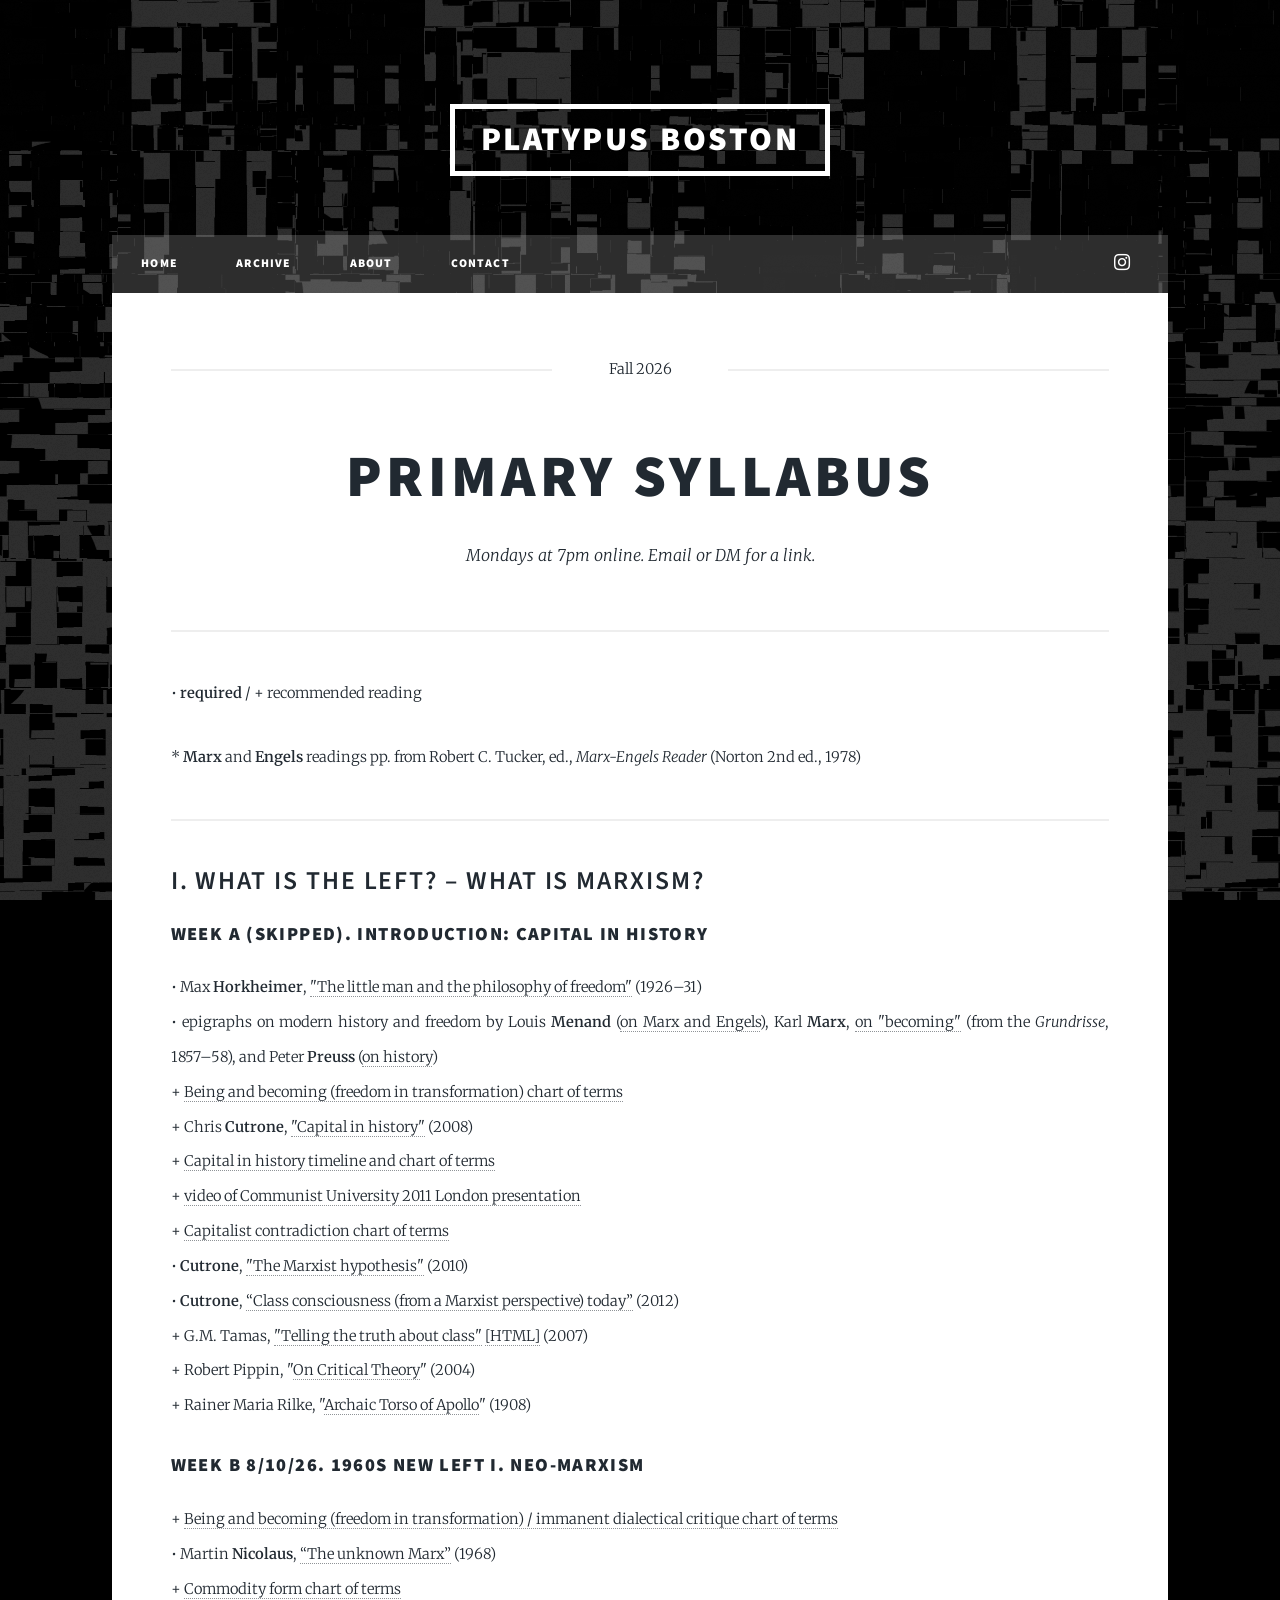
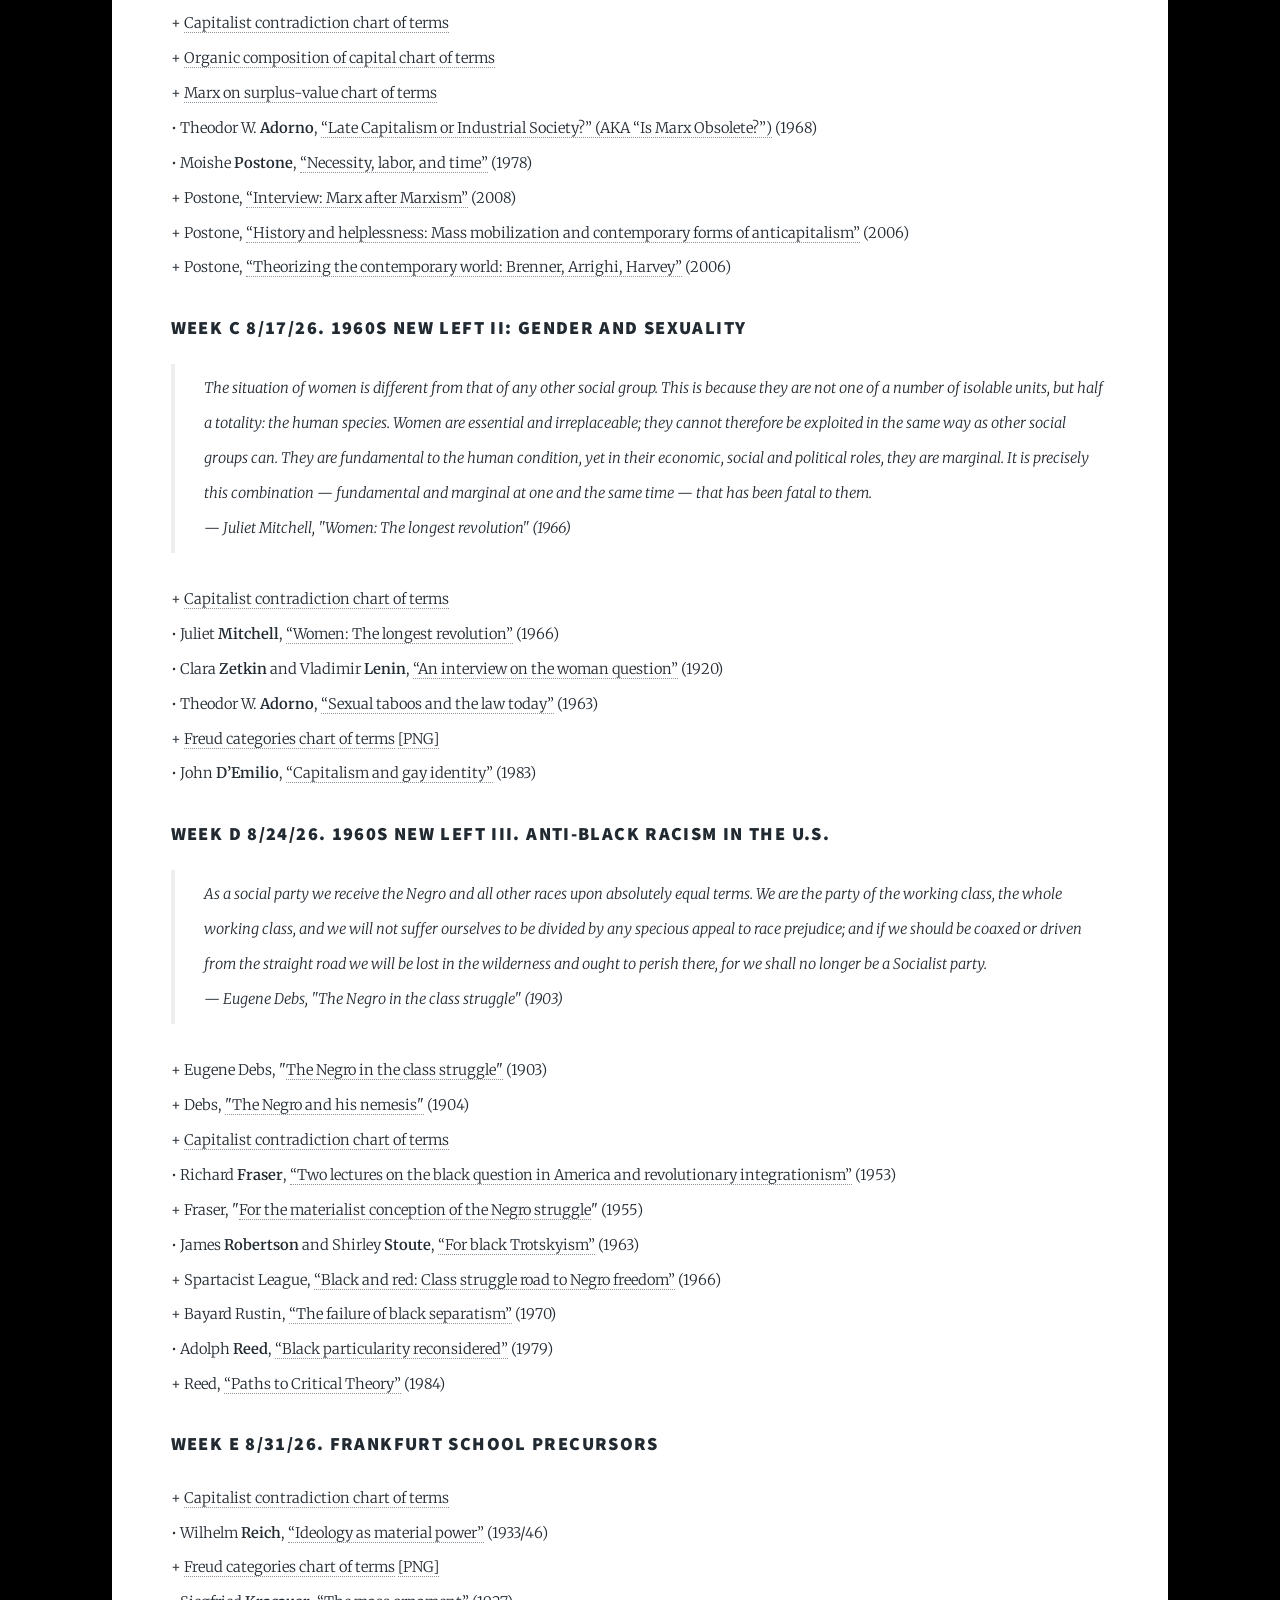
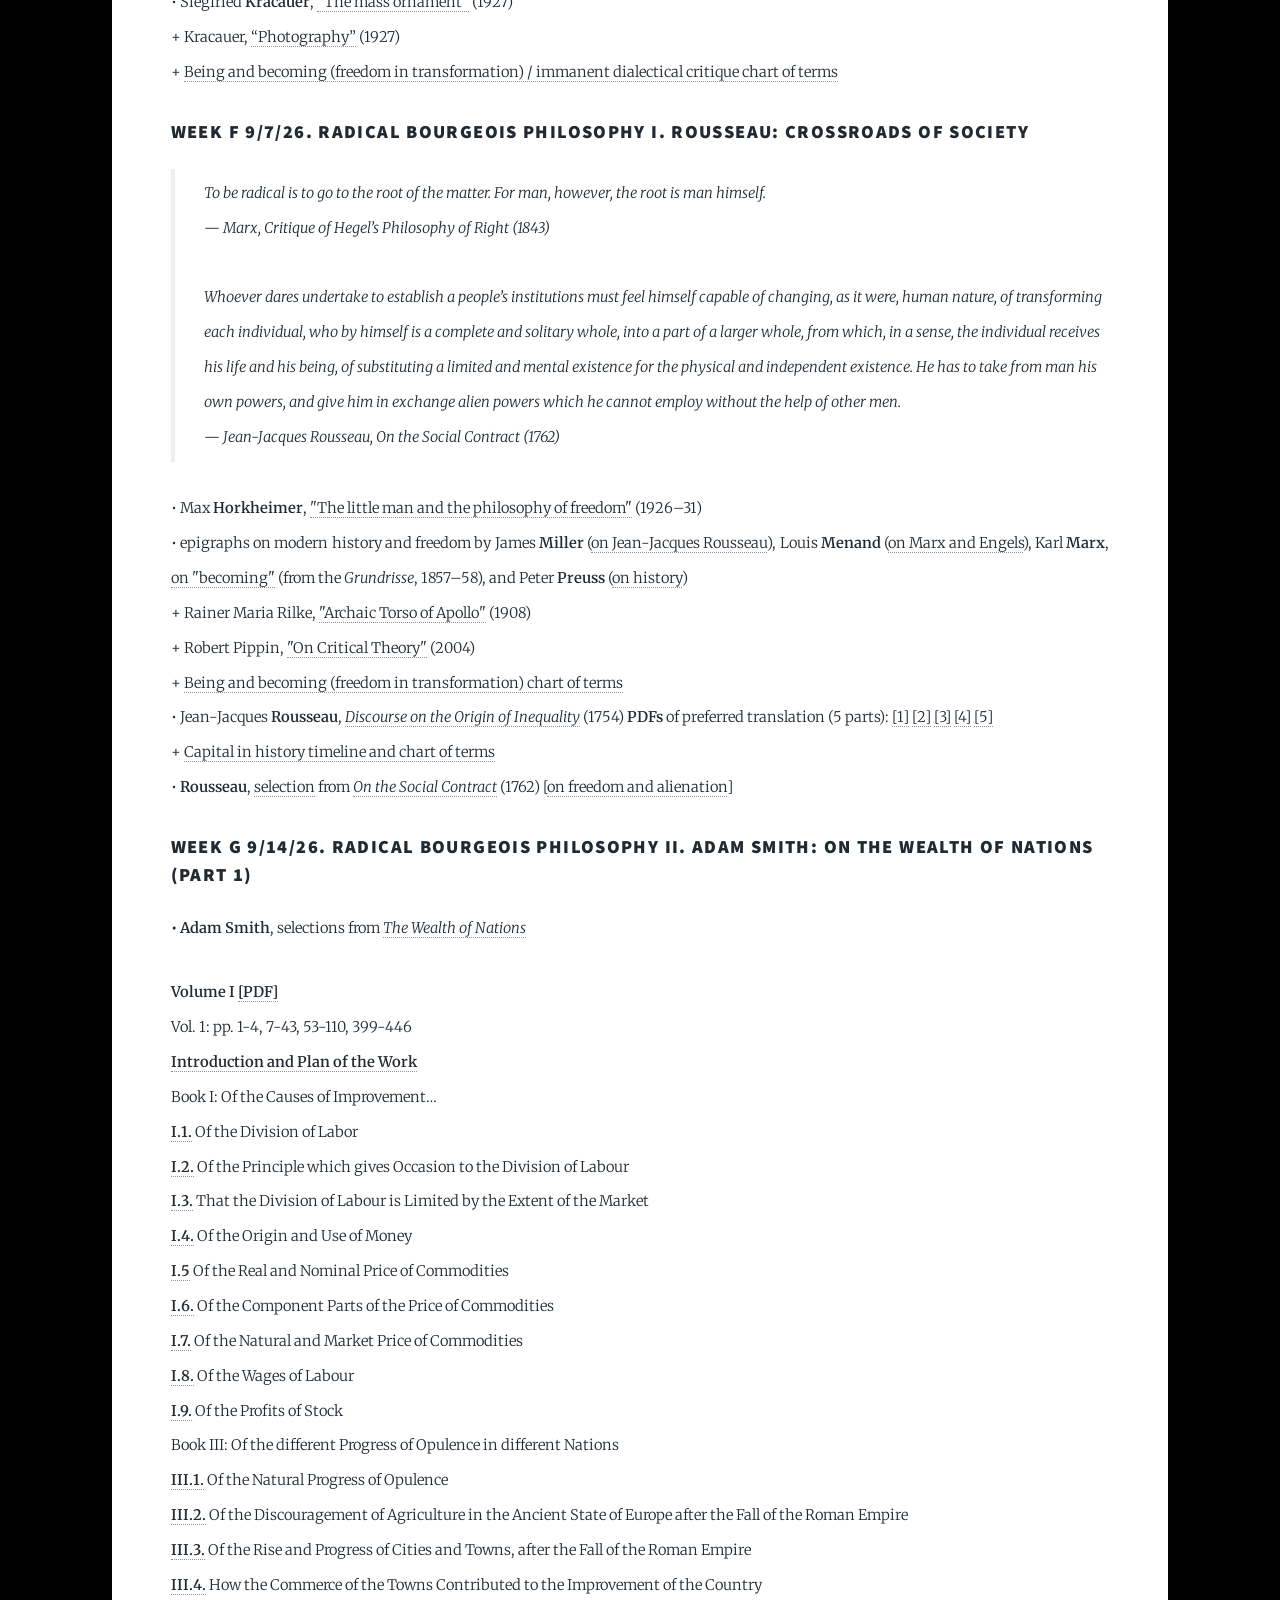
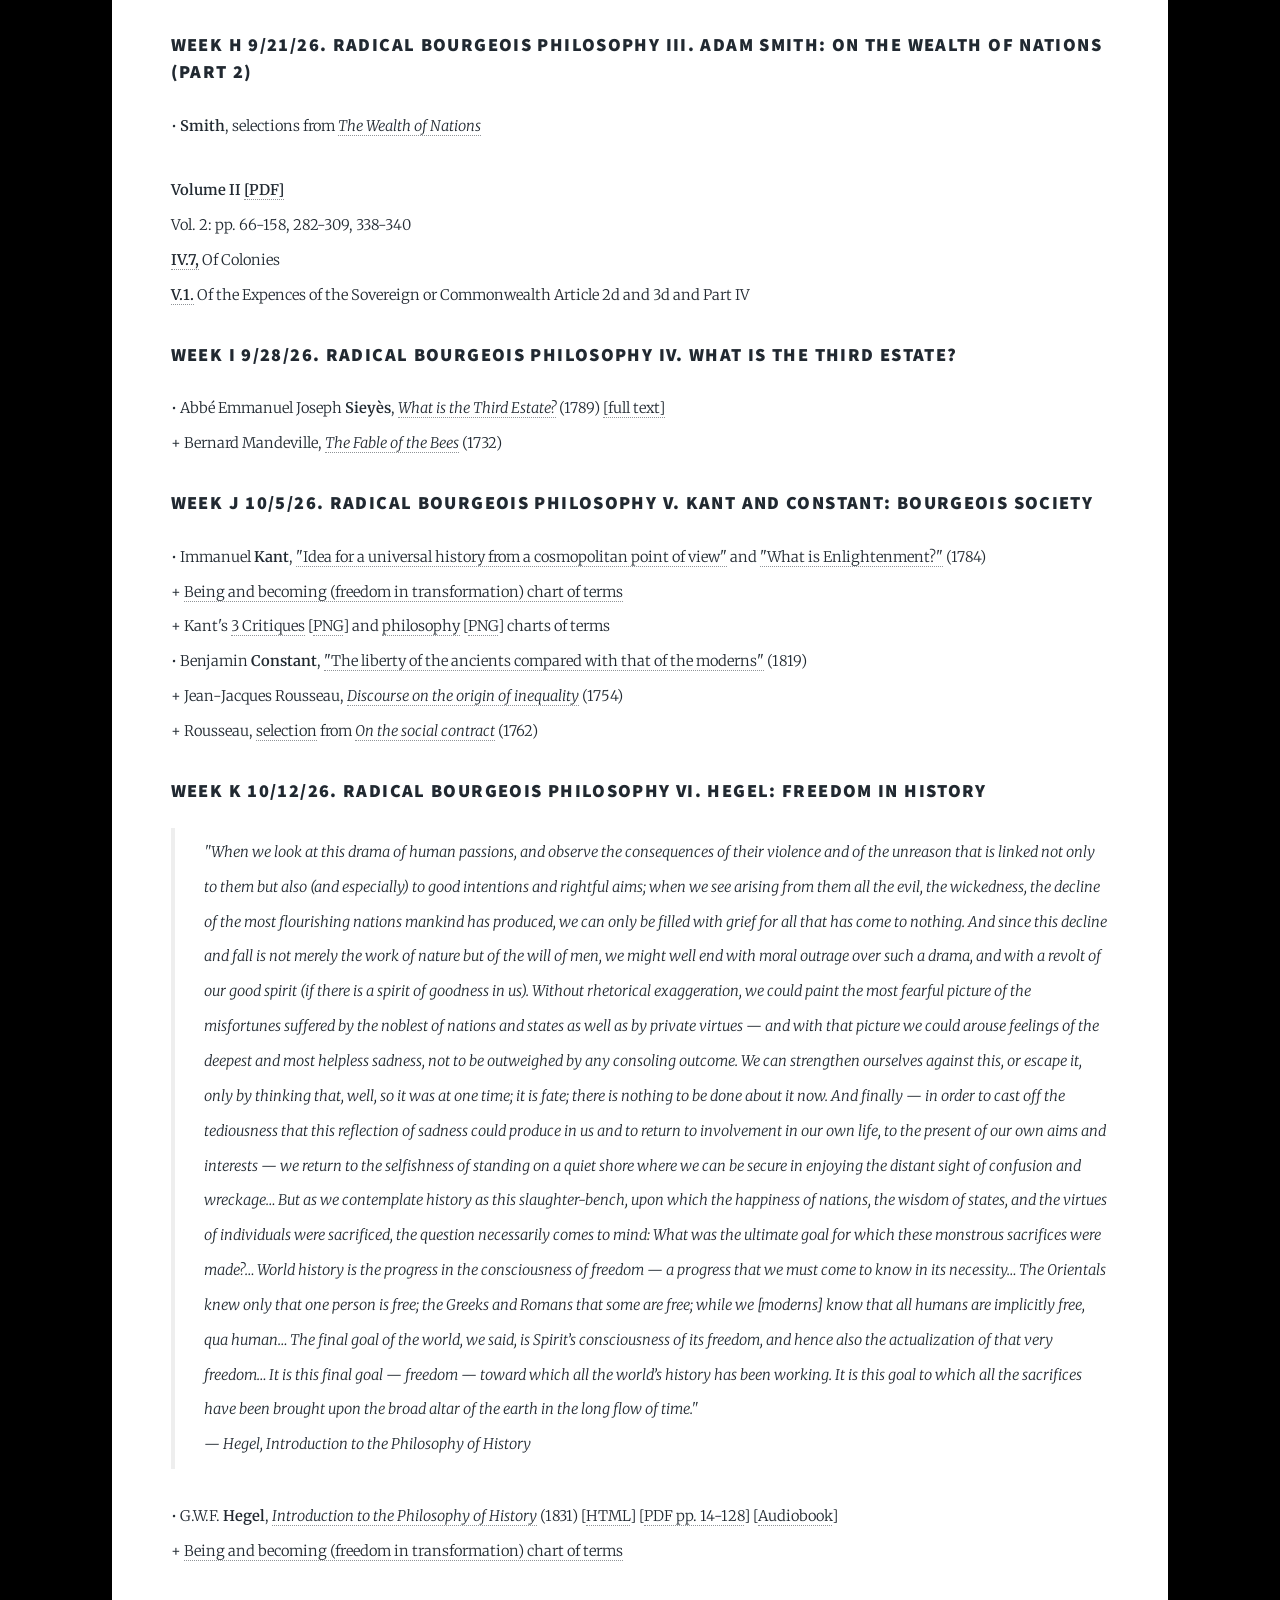
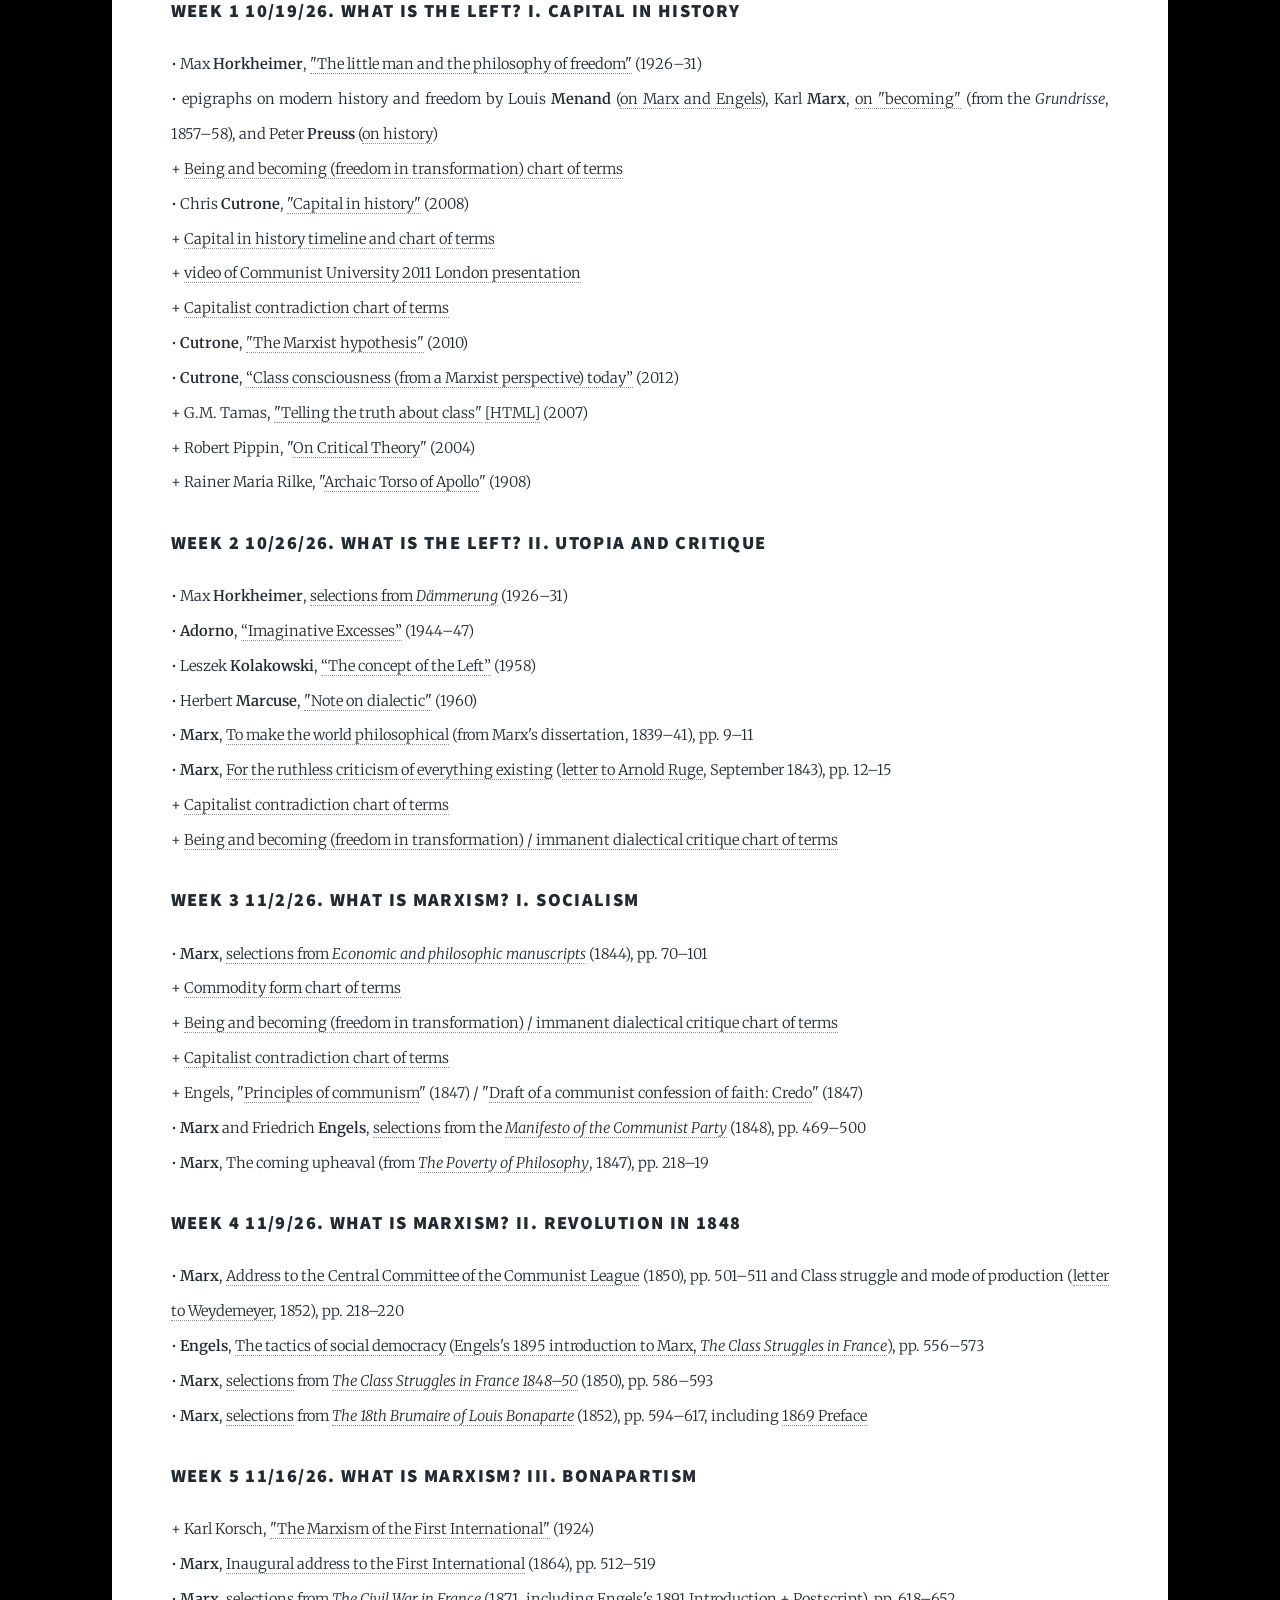
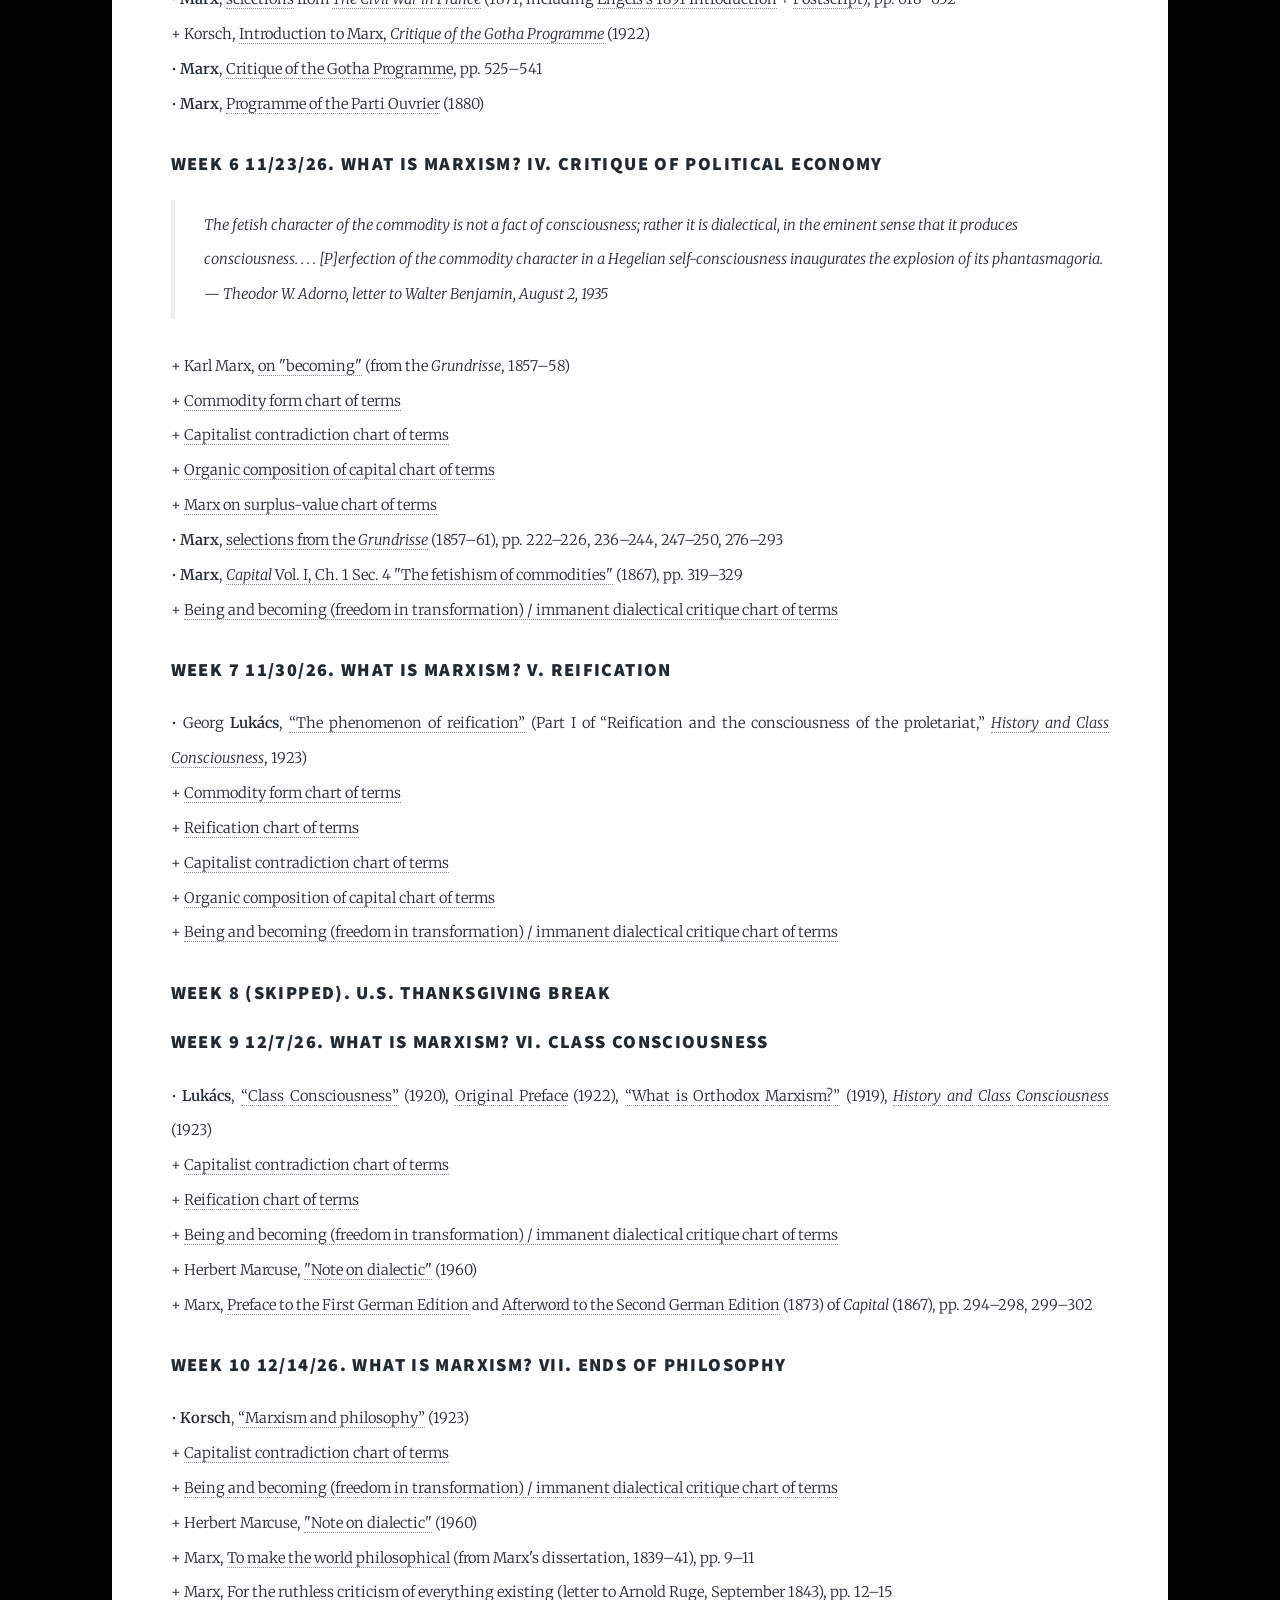
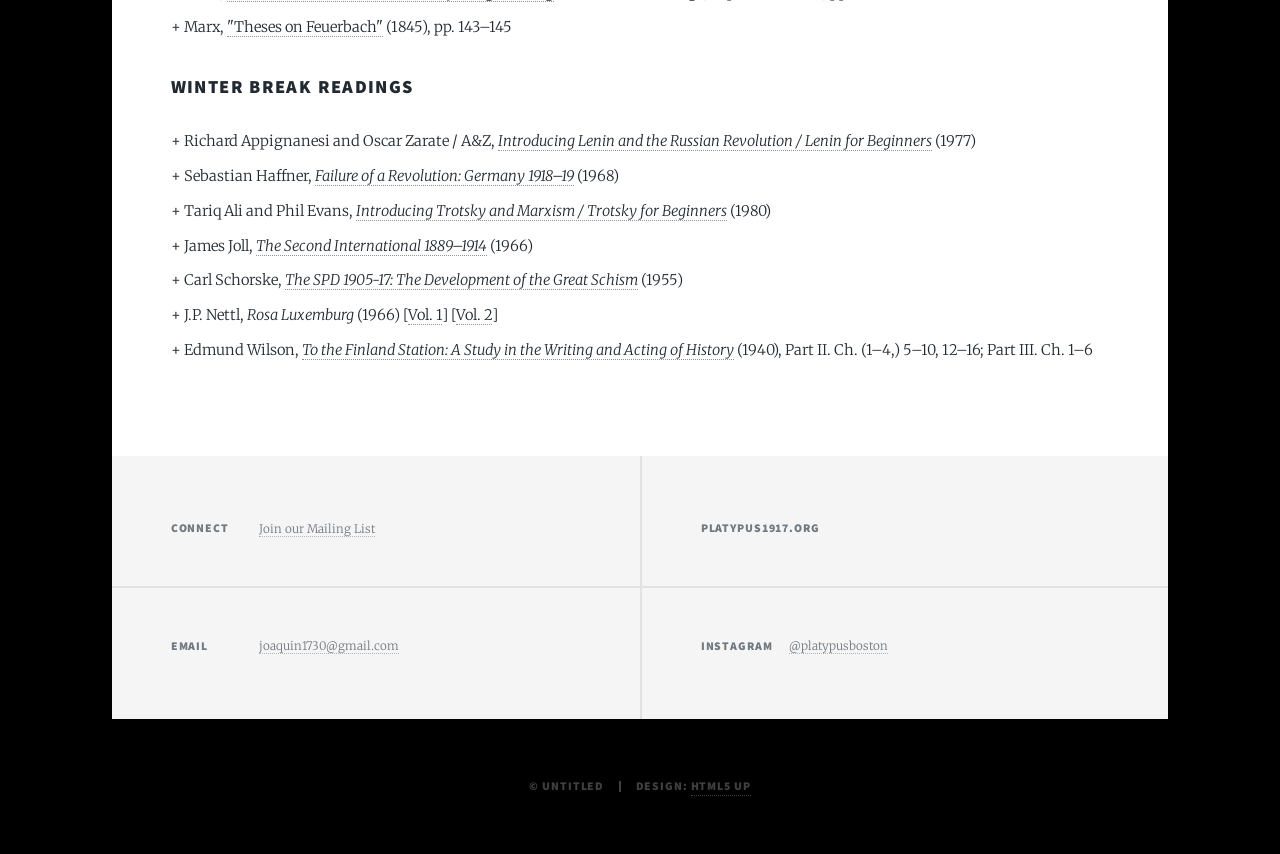
<file: docs/rgfall26.html>
<!DOCTYPE HTML>
<!--
	Massively by HTML5 UP
	html5up.net | @ajlkn
	Free for personal and commercial use under the CCA 3.0 license (html5up.net/license)
-->
<html>
	<head>
		<title>Platypus Boston</title>
		<meta charset="utf-8" />
		<meta name="viewport" content="width=device-width, initial-scale=1, user-scalable=no" />
		<link rel="stylesheet" href="assets/css/main.css" />
		<noscript><link rel="stylesheet" href="assets/css/noscript.css" /></noscript>
		<link rel="icon" type="image/png" href="images/logo.png" />
	</head>
	<body class="is-preload">

		<!-- Wrapper -->
			<div id="wrapper">

				<!-- Header -->
					<header id="header">
						<a href="index.html" class="logo">Platypus Boston</a>
					</header>

				<!-- Nav -->
					<nav id="nav">
						<ul class="links">
							<li><a href="index.html">Home</a></li>
							<li><a href="archive1.html">Archive</a></li>
							<li><a href="about.html">About</a></li>
							<li><a href="contact.html">Contact</a></li>
						</ul>
						<ul class="icons">
							<li><a href="https://www.instagram.com/platypusboston/" class="icon brands fa-instagram"><span class="label">Instagram</span></a></li>
						</ul>
					</nav>

				<!-- Main -->
					<div id="main">

						<!-- Post -->
							<section class="post">
								<header class="major">
									<span class="date">Fall 2026</span>
									<h1>Primary Syllabus</h1>
									<p>Mondays at 7pm online. Email or DM for a link.</p>
								</header>
								<hr />
								<p>• <strong>required</strong> / + recommended reading</p>
								<p>* <strong>Marx </strong>and <strong>Engels </strong>readings pp. from Robert C. Tucker, ed., <em>Marx-Engels Reader</em> (Norton 2nd ed., 1978)</p>
								<hr />
								<h2><strong>I. What is the Left? – What is Marxism?</strong></h2>
								<h3>Week A (skipped). Introduction: Capital in history</h3>
								<p>• Max <strong>Horkheimer</strong>, <a href="https://platypus1917.org/wp-content/uploads/horkheimer_littlemanphilosophyfreedomdaemmerung1926-31.pdf" target="_blank" rel="noreferrer noopener">"The little man and the philosophy of freedom"</a> (1926–31)<br>
									• epigraphs on modern history and freedom by&nbsp;Louis <strong>Menand</strong> (<a rel="noreferrer noopener" href="https://platypus1917.org/wp-content/uploads/2010/09/menandlouis_edmundwilsonfinlandstationintro2003.pdf" target="_blank">on Marx and Engels</a>), Karl <strong>Marx</strong>, <a href="https://platypus1917.org/wp-content/uploads/marx_grundrissebecoming.pdf" target="_blank" rel="noreferrer noopener">on "</a><a rel="noreferrer noopener" href="https://platypus1917.org/wp-content/uploads/marx_grundrissebecoming.pdf" target="_blank">becoming"</a> (from the <em>Grundrisse</em>, 1857–58), and Peter <strong>Preuss</strong> (<a rel="noreferrer noopener" href="https://platypus1917.org/wp-content/uploads/2010/09/preusspeter_nietzschehistoryintro1980.pdf" target="_blank">on history</a>)<br>+ <a href="https://platypus1917.org/wp-content/uploads/cutrone_beingbecoming082217.pdf" target="_blank" rel="noreferrer noopener">Being and becoming (freedom in transformation) chart of terms</a><br>
									+ Chris <strong>Cutrone</strong>, <a href="http://platypus1917.org/2008/10/01/capital-in-history-the-need-for-a-marxian-philosophy-of-history-of-the-left/" target="_blank" rel="noreferrer noopener">"Capital in history"</a> (2008)<br>
									+ <a href="https://platypus1917.org/wp-content/uploads/cutrone_capitalinhistorytimeline052019.pdf" target="_blank" rel="noreferrer noopener">Capital in history timeline and chart of terms</a><br>
									+ <a href="https://youtu.be/rLlZU1hyw6s">video of Communist University 2011 London presentation</a><br>
									+ <a href="https://platypus1917.org/wp-content/uploads/cutrone_marxcapitalistcontradiction030520.pdf" target="_blank" rel="noreferrer noopener">Capitalist contradiction chart of terms</a><br>
									• <strong>Cutrone</strong>, <a href="http://platypus1917.org/2010/11/06/the-marxist-hypothesis-a-response-to-alain-badous-communist-hypothesis/" target="_blank" rel="noreferrer noopener">"The Marxist hypothesis"</a> (2010)<br>
									• <strong>Cutrone</strong>, <a href="https://platypus1917.org/2012/11/01/class-consciousness-from-a-marxist-perspective-today/" target="_blank" rel="noreferrer noopener">“Class consciousness (from a Marxist perspective) today”</a> (2012)<br>
									+ G.M. Tamas, <a href="https://platypus1917.org/wp-content/uploads/tamasgm_tellingthetruthaboutclass.pdf" target="_blank" rel="noreferrer noopener">"Telling the truth about class"</a> <a href="http://www.grundrisse.net/grundrisse22/tellingTheTruthAboutClass.htm" target="_blank" rel="noreferrer noopener">[HTML]</a> (2007)<br>
									+ Robert Pippin, "<a href="https://platypus1917.org/wp-content/uploads/2010/09/pippin_criticaltheorynonbeing2004.pdf" target="_blank" rel="noreferrer noopener">On Critical Theory</a>" (2004)<br>
									+ Rainer Maria Rilke, "<a href="https://platypus1917.org/wp-content/uploads/2012/07/rilke_apollo.pdf" target="_blank" aria-label="undefined (opens in a new tab)" rel="noreferrer noopener">Archaic Torso of Apollo</a>" (1908)</p>
								<h3>Week B 8/10/26. 1960s New Left I. Neo-Marxism</h3>
								<p>+&nbsp;<a rel="noreferrer noopener" href="https://platypus1917.org/wp-content/uploads/cutrone_beingbecomingimmanentcritique102217.pdf" target="_blank">Being and becoming (freedom in transformation) / immanent dialectical critique chart of terms</a><br>
									• Martin <strong>Nicolaus</strong>, <a rel="noreferrer noopener" href="https://platypus1917.org/wp-content/uploads/readings/nicolausmartin_unknownmarx_nlr48.pdf" target="_blank">“The unknown Marx”</a> (1968)<br>
									+ <a href="https://platypus1917.org/wp-content/uploads/commodityform112518-1.pdf" target="_blank" rel="noreferrer noopener">Commodity form chart of terms</a><br>
									+ <a href="https://platypus1917.org/wp-content/uploads/cutrone_marxcapitalistcontradiction030520.pdf" target="_blank" rel="noreferrer noopener">Capitalist contradiction chart of terms</a>&nbsp;<br>
									+ <a href="https://platypus1917.org/wp-content/uploads/cutrone_cooperationmanufactureindustry071519.pdf" target="_blank" rel="noreferrer noopener">Organic composition of capital chart of terms</a><br>
									+ <a href="https://platypus1917.org/wp-content/uploads/marxsurplusvaluechart.png" target="_blank" aria-label="undefined (opens in a new tab)" rel="noreferrer noopener">Marx on surplus-value chart of terms</a><br>
									• Theodor W. <strong>Adorno</strong>, <a href="https://platypus1917.org/wp-content/uploads/readings/adorno_latecapitalism.pdf" target="_blank" rel="noreferrer noopener">“Late Capitalism or Industrial Society?” (AKA “Is Marx Obsolete?”)</a> (1968)<br>
									• Moishe <strong>Postone</strong>, <a href="https://platypus1917.org/wp-content/uploads/readings/postone_necessitylabortimemarx1978.pdf" target="_blank" rel="noreferrer noopener">“Necessity, labor, and time”</a> (1978)<br>
									+ Postone, <a href="https://platypus1917.org/2008/03/01/marx-after-marxism-an-interview-with-moishe-postone/" target="_blank" rel="noreferrer noopener">“Interview: Marx after Marxism”</a> (2008)<br>
									+ Postone, <a href="https://platypus1917.org/wp-content/uploads/readings/postonemoishe_historyhelplessness.pdf" target="_blank" rel="noreferrer noopener">“History and helplessness: Mass mobilization and contemporary forms of anticapitalism”</a> (2006)<br>
									+ Postone, <a href="http://platypus1917.org/wp-content/uploads/2014/10/postone_brennerarrighiharvey2006.pdf" target="_blank" rel="noreferrer noopener">“Theorizing the contemporary world: Brenner, Arrighi, Harvey”</a> (2006)</p>
									<h3>Week C 8/17/26. 1960s New Left II: Gender and sexuality</h3>
								<blockquote>
								The situation of women is different from that of any other social group. This is because they are not one of a number of isolable units, but half a totality: the human species. Women are essential and irreplaceable; they cannot therefore be exploited in the same way as other social groups can. They are fundamental to the human condition, yet in their economic, social and political roles, they are marginal. It is precisely this combination — fundamental and marginal at one and the same time — that has been fatal to them. <br>— Juliet Mitchell, "Women: The longest revolution" (1966)
								</blockquote>
								<p>+ <a href="https://platypus1917.org/wp-content/uploads/cutrone_marxcapitalistcontradiction030520.pdf" target="_blank" rel="noreferrer noopener">Capitalist contradiction chart of terms</a>&nbsp;<br>
									• Juliet <strong>Mitchell</strong>, <a href="https://platypus1917.org/wp-content/uploads/readings/mitchelljuliet_womenlongestrevolution_nlr40.pdf" target="_blank" rel="noreferrer noopener">“Women: The longest revolution”</a> (1966)<br>
									• Clara <strong>Zetkin </strong>and Vladimir <strong>Lenin</strong>, <a href="https://www.marxists.org/archive/zetkin/1925/lenin/zetkin2.htm" target="_blank" rel="noreferrer noopener">“An interview on the woman question”</a> (1920)<br>
									• Theodor W. <strong>Adorno</strong>, <a rel="noreferrer noopener" href="https://platypus1917.org/wp-content/uploads/readings/adorno_sexualtaboostoday.pdf" target="_blank">“Sexual taboos and the law today”</a> (1963)<br>
									+ <a href="https://platypus1917.org/wp-content/uploads/cutrone_freudcategories062022.pdf">Freud categories chart of terms</a> <a href="https://platypus1917.org/wp-content/uploads/cutrone_freudcategories062022.png">[PNG]</a> <br>
									• John <strong>D’Emilio</strong>, <a href="https://platypus1917.org/wp-content/uploads/demiliojohn_capitalismgayidentity.pdf" target="_blank" rel="noreferrer noopener">“Capitalism and gay identity”</a> (1983)</p>
								<h3>Week D 8/24/26. 1960s New Left III. Anti-black racism in the U.S.</h3>
								<blockquote>
								As a social party we receive the Negro and all other races upon absolutely equal terms. We are the party of the working class, the whole working class, and we will not suffer ourselves to be divided by any specious appeal to race prejudice; and if we should be coaxed or driven from the straight road we will be lost in the wilderness and ought to perish there, for we shall no longer be a Socialist party. <br>— Eugene Debs, "The Negro in the class struggle" (1903)
								</blockquote>
								<p>+ Eugene Debs, "<a href="https://www.marxists.org/archive/debs/works/1903/negro.htm" target="_blank" rel="noreferrer noopener">The Negro in the class struggle"</a> (1903)&nbsp;<br>
									+ Debs, <a href="https://www.marxists.org/archive/debs/works/1904/040100-debs-negroandhisnemesis.pdf" target="_blank" rel="noreferrer noopener">"The Negro and his nemesis"</a> (1904)<br>
									+ <a href="https://platypus1917.org/wp-content/uploads/cutrone_marxcapitalistcontradiction030520.pdf" target="_blank" rel="noreferrer noopener">Capitalist contradiction chart of terms</a>&nbsp;<br>
									• Richard <strong>Fraser</strong>, <a href="http://www.bolshevik.org/history/Fraser/Fraser01.html" target="_blank" rel="noreferrer noopener">“Two lectures on the black question in America and revolutionary integrationism”</a> (1953)<br>
									+ Fraser, "<a href="http://www.bolshevik.org/history/Fraser/Fraser02.html" target="_blank" aria-label="undefined (opens in a new tab)" rel="noreferrer noopener">For the materialist conception of the Negro struggle</a>" (1955) <br>
									• James <strong>Robertson </strong>and Shirley <strong>Stoute</strong>, <a href="http://www.bolshevik.org/history/ICL/For%20Black%20Trotskyism.html" target="_blank" rel="noreferrer noopener">“For black Trotskyism”</a> (1963)<br>
									+ Spartacist League, <a href="http://www.bolshevik.org/history/ICL/BLACK%20AND%20RED.html" target="_blank" rel="noreferrer noopener">“Black and red: Class struggle road to Negro freedom”</a> (1966)<br>
									+ Bayard Rustin, <a href="https://platypus1917.org/wp-content/uploads/readings/rustinbayard_blackseparatismfailure1970.pdf" target="_blank" rel="noreferrer noopener">“The failure of black separatism”</a> (1970)<br>
									• Adolph <strong>Reed</strong>, <a href="http://libcom.org/library/black-particularity-reconsidered-adolph-l-reed-jr" target="_blank" rel="noreferrer noopener">“Black particularity reconsidered”</a> (1979)<br>
									+ Reed, <a href="https://platypus1917.org/wp-content/uploads/readings/reed_60spathscriticaltheory.pdf" target="_blank" rel="noreferrer noopener">“Paths to Critical Theory”</a> (1984)</p>
								<h3>Week E 8/31/26. Frankfurt School precursors</h3>
								<p>+ <a href="https://platypus1917.org/wp-content/uploads/cutrone_marxcapitalistcontradiction030520.pdf" target="_blank" rel="noreferrer noopener">Capitalist contradiction chart of terms</a>&nbsp;<br>
									• Wilhelm <strong>Reich</strong>, <a rel="noreferrer noopener" href="https://platypus1917.org/wp-content/uploads/readings/reichwilhelm_fascistpsychology.pdf" target="_blank">“Ideology as material power”</a> (1933/46)<br>
									+ <a href="https://platypus1917.org/wp-content/uploads/cutrone_freudcategories062022.pdf" target="_blank" rel="noreferrer noopener">Freud categories chart of terms</a> <a href="https://platypus1917.org/wp-content/uploads/cutrone_freudcategories062022.png" target="_blank" rel="noreferrer noopener">[PNG]</a>  <br>
									• Siegfried <strong>Kracauer</strong>, <a href="https://platypus1917.org/wp-content/uploads/Kracauer_Siegfried_The-Mass-Ornament.pdf" target="_blank" rel="noreferrer noopener">“The mass ornament”</a> (1927)<br>
									+ Kracauer, <a href="https://platypus1917.org/wp-content/uploads/2011/09/kracauer_photography1927.pdf" target="_blank" rel="noreferrer noopener">“Photography”</a> (1927)<br>
									+&nbsp;<a href="https://platypus1917.org/wp-content/uploads/cutrone_beingbecomingimmanentcritique102217.pdf" target="_blank" rel="noreferrer noopener">Being and becoming (freedom in transformation) / immanent dialectical critique chart of terms</a></p>
								<h3>Week F 9/7/26. Radical bourgeois philosophy I. Rousseau: Crossroads of society</h3>
								<blockquote>
								To be radical is to go to the root of the matter. For man, however, the root is man himself. <br>— Marx, <em>Critique of Hegel’s Philosophy of Right</em> (1843) <br><br>
								Whoever dares undertake to establish a people’s institutions must feel himself capable of changing, as it were, human nature, of transforming each individual, who by himself is a complete and solitary whole, into a part of a larger whole, from which, in a sense, the individual receives his life and his being, of substituting a limited and mental existence for the physical and independent existence. He has to take from man his own powers, and give him in exchange alien powers which he cannot employ without the help of other men. <br>— Jean-Jacques Rousseau, <em>On the Social Contract</em> (1762)
								</blockquote>
								<p>• Max <strong>Horkheimer</strong>, <a href="https://platypus1917.org/wp-content/uploads/horkheimer_littlemanphilosophyfreedomdaemmerung1926-31.pdf" target="_blank" rel="noreferrer noopener">"The little man and the philosophy of freedom"</a> (1926–31)<br>
									• epigraphs on modern history and freedom by James <strong>Miller</strong> (<a rel="noreferrer noopener" href="/wp-content/uploads/2010/09/millerjames_onrousseaumodernfreedom2000.pdf" target="_blank">on Jean-Jacques Rousseau</a>), Louis <strong>Menand</strong> (<a rel="noreferrer noopener" href="/wp-content/uploads/2010/09/menandlouis_edmundwilsonfinlandstationintro2003.pdf" target="_blank">on Marx and Engels</a>), Karl <strong>Marx</strong>, <a href="https://platypus1917.org/wp-content/uploads/marx_grundrissebecoming.pdf" target="_blank" rel="noreferrer noopener">on "becoming"</a> (from the <em>Grundrisse</em>, 1857–58), and Peter <strong>Preuss</strong> (<a rel="noreferrer noopener" href="/wp-content/uploads/2010/09/preusspeter_nietzschehistoryintro1980.pdf" target="_blank">on history</a>)<br>
									+ Rainer Maria Rilke, <a href="/wp-content/uploads/2012/07/rilke_apollo.pdf" target="_blank" rel="noreferrer noopener">"Archaic Torso of Apollo"</a> (1908)<br>
									+ Robert Pippin, <a href="/wp-content/uploads/2010/09/pippin_criticaltheorynonbeing2004.pdf" target="_blank" rel="noreferrer noopener">"On Critical Theory"</a> (2004)<br>
									+ <a href="https://platypus1917.org/wp-content/uploads/cutrone_beingbecoming082217.pdf" target="_blank" rel="noreferrer noopener">Being and becoming (freedom in transformation) chart of terms</a><br>
									• Jean-Jacques <strong>Rousseau</strong>, <a aria-label="undefined (opens in a new tab)" href="https://constitution.org/2-Authors/jjr/ineq.htm" target="_blank" rel="noreferrer noopener"><em>Discourse on the Origin of Inequality</em></a> (1754) <strong>PDFs</strong> of preferred translation (5 parts): <a href="/wp-content/uploads/2011/06/rousseau_inequality447-4310pt01.pdf" target="_blank" rel="noreferrer noopener">[1]</a> <a href="/wp-content/uploads/2011/06/rousseau_inequality447-4310pt02.pdf" target="_blank" rel="noreferrer noopener">[2]</a> <a href="/wp-content/uploads/2011/06/rousseau_inequality447-4310pt03.pdf" target="_blank" rel="noreferrer noopener">[3]</a> <a href="/wp-content/uploads/2011/06/rousseau_inequality447-4310pt04.pdf" target="_blank" rel="noreferrer noopener">[4]</a> <a href="/wp-content/uploads/2011/06/rousseau_inequality447-4310pt05.pdf" target="_blank" rel="noreferrer noopener">[5]</a><br>
									+ <a href="https://platypus1917.org/wp-content/uploads/cutrone_capitalinhistorytimeline052019.pdf" target="_blank" rel="noreferrer noopener">Capital in history timeline and chart of terms</a><br>
									• <strong>Rousseau</strong>, <a rel="noreferrer noopener" href="http://platypus1917.org/wp-content/uploads/2014/10/rousseau_socialcontractex.pdf" target="_blank">selection</a> from <a aria-label="undefined (opens in a new tab)" rel="noreferrer noopener" href="https://constitution.org/2-Authors/jjr/socon.htm" target="_blank"><em>On the Social Contract</em></a> (1762) [<a rel="noreferrer noopener" href="https://platypus1917.org/wp-content/uploads/Rousseau_OntheSocialContract_Legislator_Alienation.pdf" target="_blank">on freedom and alienation</a>]
								</p>
								<h3>Week G 9/14/26. Radical bourgeois philosophy II. Adam Smith: On the wealth of nations (part 1)</h3>
								<p><strong>•</strong> <strong>Adam</strong> <strong>Smith</strong>, selections from <a href="https://www.marxists.org/reference/archive/smith-adam/works/wealth-of-nations/index.htm" target="_blank" rel="noreferrer noopener"><em>The Wealth of Nations</em></a></p>
								<p><strong>Volume I </strong><a rel="noreferrer noopener" href="https://drive.google.com/file/d/1vrAyw45Xqwpv22SP7CXRnuIbb4EjibEi/view?usp=drive_link" target="_blank"><strong>[PDF]</strong></a><br>Vol. 1: pp. 1-4, 7-43, 53-110, 399-446 <a rel="noreferrer noopener" href="https://drive.google.com/file/d/1vrAyw45Xqwpv22SP7CXRnuIbb4EjibEi/view?usp=drive_link" target="_blank"><br></a><a rel="noreferrer noopener" href="https://www.marxists.org/reference/archive/smith-adam/works/wealth-of-nations/intro.htm" target="_blank"><strong>Introduction and Plan of the Work</strong></a><br>Book I: Of the Causes of Improvement…<br><a rel="noreferrer noopener" href="https://www.marxists.org/reference/archive/smith-adam/works/wealth-of-nations/book01/ch01.htm" target="_blank"><strong>I.1.</strong></a> Of the Division of Labor<br><a rel="noreferrer noopener" href="https://www.marxists.org/reference/archive/smith-adam/works/wealth-of-nations/book01/ch02.htm" target="_blank"><strong>I.2.</strong></a> Of the Principle which gives Occasion to the Division of Labour<br><a rel="noreferrer noopener" href="https://www.marxists.org/reference/archive/smith-adam/works/wealth-of-nations/book01/ch03.htm" data-type="URL" target="_blank"><strong>I.3.</strong></a> That the Division of Labour is Limited by the Extent of the Market<br><a rel="noreferrer noopener" href="https://www.marxists.org/reference/archive/smith-adam/works/wealth-of-nations/book01/ch04.htm" target="_blank"><strong>I.4.</strong></a> Of the Origin and Use of Money<br><a rel="noreferrer noopener" href="https://www.marxists.org/reference/archive/smith-adam/works/wealth-of-nations/book01/ch05.htm" target="_blank"><strong>I.5</strong></a> Of the Real and Nominal Price of Commodities<br><a rel="noreferrer noopener" href="https://www.marxists.org/reference/archive/smith-adam/works/wealth-of-nations/book01/ch06.htm" target="_blank"><strong>I.6.</strong></a> Of the Component Parts of the Price of Commodities<br><a rel="noreferrer noopener" href="https://www.marxists.org/reference/archive/smith-adam/works/wealth-of-nations/book01/ch07.htm" target="_blank"><strong>I.7.</strong></a> Of the Natural and Market Price of Commodities<br><a rel="noreferrer noopener" href="https://www.marxists.org/reference/archive/smith-adam/works/wealth-of-nations/book01/ch08.htm" target="_blank"><strong>I.8.</strong></a> Of the Wages of Labour<br><a rel="noreferrer noopener" href="https://www.marxists.org/reference/archive/smith-adam/works/wealth-of-nations/book01/ch09.htm" target="_blank"><strong>I.9.</strong></a> Of the Profits of Stock<br>Book III: Of the different Progress of Opulence in different Nations<a rel="noreferrer noopener" href="https://www.marxists.org/reference/archive/smith-adam/works/wealth-of-nations/book03/ch01.htm" target="_blank"><br><strong>III.1.</strong></a> Of the Natural Progress of Opulence<br><a rel="noreferrer noopener" href="https://www.marxists.org/reference/archive/smith-adam/works/wealth-of-nations/book03/ch02.htm" target="_blank"><strong>III.2.</strong></a> Of the Discouragement of Agriculture in the Ancient State of Europe after the Fall of the Roman Empire<br><a rel="noreferrer noopener" href="https://www.marxists.org/reference/archive/smith-adam/works/wealth-of-nations/book03/ch03.htm" target="_blank"><strong>III.3.</strong></a> Of the Rise and Progress of Cities and Towns, after the Fall of the Roman Empire<br><a rel="noreferrer noopener" href="https://www.marxists.org/reference/archive/smith-adam/works/wealth-of-nations/book03/ch04.htm" target="_blank"><strong>III.4.</strong></a> How the Commerce of the Towns Contributed to the Improvement of the Country</p>
								<h3>Week H 9/21/26. Radical bourgeois philosophy III. Adam Smith: On the wealth of nations (part 2)</h3>
								<p>• <strong>Smith</strong>, selections from <a href="https://www.marxists.org/reference/archive/smith-adam/works/wealth-of-nations/index.htm" target="_blank" rel="noreferrer noopener"><em>The Wealth of Nations</em></a></p>
								<p><strong>Volume II <a rel="noreferrer noopener" href="https://drive.google.com/file/d/1vrAyw45Xqwpv22SP7CXRnuIbb4EjibEi/view?usp=drive_link" target="_blank">[PDF]</a></strong><br>Vol. 2: pp. 66-158, 282-309, 338-340 <br><a rel="noreferrer noopener" href="https://www.marxists.org/reference/archive/smith-adam/works/wealth-of-nations/book04/ch07.htm" target="_blank"><strong>IV.7,</strong></a> Of Colonies<br><a rel="noreferrer noopener" href="https://www.marxists.org/reference/archive/smith-adam/works/wealth-of-nations/book05/ch01.htm" target="_blank"><strong>V.1.</strong></a> Of the Expences of the Sovereign or Commonwealth Article 2d and 3d and Part IV</p>
								<h3>Week I 9/28/26. Radical bourgeois philosophy IV. What is the Third Estate?</h3>
								<p>• Abbé Emmanuel Joseph <strong>Sieyès</strong>, <a href="https://platypus1917.org/wp-content/uploads/Sieyes3dEstate.pdf" target="_blank" rel="noreferrer noopener"><em>What is the Third Estate?</em></a> (1789) <a href="https://platypus1917.org/wp-content/uploads/Abbe-Sieyes-What-is-the-third-estate-PIR.pdf" target="_blank" aria-label="undefined (opens in a new tab)" rel="noreferrer noopener">[full text]</a><br>
									+ Bernard Mandeville, <a href="http://oll.libertyfund.org/titles/mandeville-the-fable-of-the-bees-or-private-vices-publick-benefits-vol-1#lf0014-01_head_027" target="_blank" rel="noreferrer noopener"><em>The Fable of the Bees</em></a> (1732)</p>
								<h3>Week J 10/5/26. Radical bourgeois philosophy V. Kant and Constant: Bourgeois society</h3>
								<p>• Immanuel <strong>Kant</strong>, <a href="http://www.marxists.org/reference/subject/ethics/kant/universal-history.htm" target="_blank" rel="noreferrer noopener">"Idea for a universal history from a cosmopolitan point of view"</a> and <a href="http://www.marxists.org/reference/subject/ethics/kant/enlightenment.htm" target="_blank" rel="noreferrer noopener">"What is Enlightenment?"</a> (1784)<br>
									+ <a href="https://platypus1917.org/wp-content/uploads/cutrone_beingbecoming082217.pdf" target="_blank" rel="noreferrer noopener">Being and becoming (freedom in transformation) chart of terms</a><br>
									+ Kant's&nbsp;<a href="https://platypus1917.org/cutrone_kant3critiques033020b-2/" target="_blank" rel="noreferrer noopener">3 Critiques</a>&nbsp;[<a href="https://platypus1917.org/cutrone_kant3critiques033020b/" target="_blank" rel="noreferrer noopener">PNG</a>] and&nbsp;<a href="https://platypus1917.org/cutrone_kant3critiques033020philosophyb-2/" target="_blank" rel="noreferrer noopener">philosophy</a>&nbsp;[<a href="https://platypus1917.org/cutrone_kant3critiques033020philosophyb/" target="_blank" rel="noreferrer noopener">PNG</a>] charts of terms<br>
									• Benjamin <strong>Constant</strong>, <a href="http://platypus1917.org/wp-content/uploads/2014/10/constant_liberty.pdf" target="_blank" rel="noreferrer noopener">"The liberty of the ancients compared with that of the moderns"</a> (1819)<br>
									+ Jean-Jacques Rousseau, <a href="https://constitution.org/2-Authors/jjr/ineq.htm" target="_blank" aria-label="undefined (opens in a new tab)" rel="noreferrer noopener"><em>Discourse on the origin of inequality</em></a> (1754)<br>
									+ Rousseau, <a href="http://platypus1917.org/wp-content/uploads/2014/10/rousseau_socialcontractex.pdf" target="_blank" rel="noreferrer noopener">selection</a> from <a href="https://constitution.org/2-Authors/jjr/socon.htm" target="_blank" aria-label="undefined (opens in a new tab)" rel="noreferrer noopener"><em>On the social contract</em></a> (1762)</p>
								<h3>Week K 10/12/26. Radical bourgeois philosophy VI. Hegel: Freedom in history</h3>
								<blockquote>
								"When we look at this drama of human passions, and observe the consequences of their violence and of the unreason that is linked not only to them but also (and especially) to good intentions and rightful aims; when we see arising from them all the evil, the wickedness, the decline of the most flourishing nations mankind has produced, we can only be filled with grief for all that has come to nothing. And since this decline and fall is not merely the work of nature but of the will of men, we might well end with moral outrage over such a drama, and with a revolt of our good spirit (if there is a spirit of goodness in us). Without rhetorical exaggeration, we could paint the most fearful picture of the misfortunes suffered by the noblest of nations and states as well as by private virtues — and with that picture we could arouse feelings of the deepest and most helpless sadness, not to be outweighed by any consoling outcome. We can strengthen ourselves against this, or escape it, only by thinking that, well, so it was at one time; it is fate; there is nothing to be done about it now. And finally — in order to cast off the tediousness that this reflection of sadness could produce in us and to return to involvement in our own life, to the present of our own aims and interests — we return to the selfishness of standing on a quiet shore where we can be secure in enjoying the distant sight of confusion and wreckage… But as we contemplate history as this slaughter-bench, upon which the happiness of nations, the wisdom of states, and the virtues of individuals were sacrificed, the question necessarily comes to mind: What was the ultimate goal for which these monstrous sacrifices were made?… World history is the progress in the consciousness of freedom — a progress that we must come to know in its necessity… The Orientals knew only that one person is free; the Greeks and Romans that some are free; while we [moderns] know that all humans are implicitly free, qua human… The final goal of the world, we said, is Spirit’s consciousness of its freedom, and hence also the actualization of that very freedom… It is this final goal — freedom — toward which all the world’s history has been working. It is this goal to which all the sacrifices have been brought upon the broad altar of the earth in the long flow of time."&nbsp;<br>— Hegel,&nbsp;<em>Introduction to the Philosophy of History</em> 
								</blockquote>
								<p>• G.W.F. <strong>Hegel</strong>, <a rel="noreferrer noopener" href="http://www.marxists.org/reference/archive/hegel/works/hi/hiconten.htm" target="_blank"><em>Introduction to the Philosophy of History</em></a> (1831) [<a rel="noreferrer noopener" href="http://www.marxists.org/reference/archive/hegel/works/hi/hiconten.htm" target="_blank">HTML</a>] [<a href="https://historyofeconomicthought.mcmaster.ca/hegel/history.pdf" target="_blank" rel="noreferrer noopener">PDF pp. 14-128</a>] [<a rel="noreferrer noopener" href="https://youtu.be/VwN7otICQHw" target="_blank">Audiobook</a>]<br>
									+ <a href="https://platypus1917.org/wp-content/uploads/cutrone_beingbecoming082217.pdf" target="_blank" rel="noreferrer noopener">Being and becoming (freedom in transformation) chart of terms</a></p>
								<h3>Week 1 10/19/26. What is the Left? I. Capital in history</h3>
								<p>• Max <strong>Horkheimer</strong>, <a href="https://platypus1917.org/wp-content/uploads/horkheimer_littlemanphilosophyfreedomdaemmerung1926-31.pdf" target="_blank" rel="noreferrer noopener">"The little man and the philosophy of freedom"</a> (1926–31)<br>
									• epigraphs on modern history and freedom by&nbsp;Louis <strong>Menand</strong> (<a rel="noreferrer noopener" href="/wp-content/uploads/2010/09/menandlouis_edmundwilsonfinlandstationintro2003.pdf" target="_blank">on Marx and Engels</a>), Karl <strong>Marx</strong>, <a href="https://platypus1917.org/wp-content/uploads/marx_grundrissebecoming.pdf" target="_blank" rel="noreferrer noopener">on "becoming"</a> (from the <em>Grundrisse</em>, 1857–58), and Peter <strong>Preuss</strong> (<a rel="noreferrer noopener" href="/wp-content/uploads/2010/09/preusspeter_nietzschehistoryintro1980.pdf" target="_blank">on history</a>)<br>
									+ <a href="https://platypus1917.org/wp-content/uploads/cutrone_beingbecoming082217.pdf" target="_blank" rel="noreferrer noopener">Being and becoming (freedom in transformation) chart of terms</a><br>
									• Chris <strong>Cutrone</strong>, <a href="http://platypus1917.org/2008/10/01/capital-in-history-the-need-for-a-marxian-philosophy-of-history-of-the-left/" target="_blank" rel="noreferrer noopener">"Capital in history"</a> (2008)<br>
									+ <a href="https://platypus1917.org/wp-content/uploads/cutrone_capitalinhistorytimeline052019.pdf" target="_blank" rel="noreferrer noopener">Capital in history timeline and chart of terms</a><br>
									+ <a href="https://youtu.be/rLlZU1hyw6s">video of Communist University 2011 London presentation</a><br>
									+ <a href="https://platypus1917.org/wp-content/uploads/cutrone_marxcapitalistcontradiction030520.pdf" target="_blank" rel="noreferrer noopener">Capitalist contradiction chart of terms</a>&nbsp;<br>
									• <strong>Cutrone</strong>, <a href="http://platypus1917.org/2010/11/06/the-marxist-hypothesis-a-response-to-alain-badous-communist-hypothesis/" target="_blank" rel="noreferrer noopener">"The Marxist hypothesis"</a> (2010)<br>
									• <strong>Cutrone</strong>, <a href="https://platypus1917.org/2012/11/01/class-consciousness-from-a-marxist-perspective-today/" target="_blank" rel="noreferrer noopener">“Class consciousness (from a Marxist perspective) today”</a> (2012)<br>
									+ G.M. Tamas, <a href="https://platypus1917.org/wp-content/uploads/tamasgm_tellingthetruthaboutclass.pdf" target="_blank" rel="noreferrer noopener">"Telling the truth about class"</a> <a href="http://www.grundrisse.net/grundrisse22/tellingTheTruthAboutClass.htm" target="_blank" rel="noreferrer noopener">[HTML]</a> (2007)<br>
									+ Robert Pippin, "<a href="https://platypus1917.org/wp-content/uploads/2010/09/pippin_criticaltheorynonbeing2004.pdf" target="_blank" rel="noreferrer noopener">On Critical Theory</a>" (2004)<br>
									+ Rainer Maria Rilke, "<a href="https://platypus1917.org/wp-content/uploads/2012/07/rilke_apollo.pdf" target="_blank" aria-label="undefined (opens in a new tab)" rel="noreferrer noopener">Archaic Torso of Apollo</a>" (1908)</p>
								<h3>Week 2 10/26/26. What is the Left? II. Utopia and critique</h3>
								<p>• Max <strong>Horkheimer</strong>, <a href="https://platypus1917.org/wp-content/uploads/readings/horkheimer_dawnex.pdf" target="_blank" rel="noreferrer noopener">selections from <em>Dämmerung</em></a> (1926–31)<br>
									• <strong>Adorno</strong>, <a href="https://platypus1917.org/wp-content/uploads/readings/adorno_imaginativeexcesses.pdf" target="_blank" rel="noreferrer noopener">“Imaginative Excesses”</a> (1944–47)<br>
									• Leszek <strong>Kolakowski</strong>, <a href="https://platypus1917.org/wp-content/uploads/readings/kolakowskileszek_conceptleft1968.pdf" target="_blank" rel="noreferrer noopener">“The concept of the Left”</a> (1958)<br>
									• Herbert <strong>Marcuse</strong>, <a href="https://platypus1917.org/wp-content/uploads/marcuse_noteondialectic.pdf" target="_blank" rel="noreferrer noopener">"Note on dialectic"</a> (1960)<br>
									• <strong>Marx</strong>, <a href="http://platypus1917.org/wp-content/uploads/2014/10/marx_earlyphilosophicalcritique_mereader9-151.pdf" target="_blank" rel="noreferrer noopener">To make the world philosophical</a> (from Marx's dissertation, 1839–41), pp. 9–11<br>
									• <strong>Marx</strong>, <a href="http://platypus1917.org/wp-content/uploads/2014/10/marx_earlyphilosophicalcritique_mereader9-151.pdf#page=3" target="_blank" rel="noreferrer noopener">For the ruthless criticism of everything existing</a> (<a href="https://www.marxists.org/archive/marx/works/1843/letters/43_09.htm" target="_blank" rel="noreferrer noopener">letter to Arnold Ruge</a>, September 1843), pp. 12–15<br>
									+ <a href="https://platypus1917.org/wp-content/uploads/cutrone_marxcapitalistcontradiction030520.pdf" target="_blank" rel="noreferrer noopener">Capitalist contradiction chart of terms</a>&nbsp;<br>
									+ <a href="https://platypus1917.org/wp-content/uploads/cutrone_beingbecomingimmanentcritique102217.pdf" target="_blank" rel="noreferrer noopener">Being and becoming (freedom in transformation) / immanent dialectical critique chart of terms</a></p>
								<h3>Week 3 11/2/26. What is Marxism? I. Socialism</h3>
								<p>• <strong>Marx</strong>, <a href="http://platypus1917.org/wp-content/uploads/readings/marx_pe1844.pdf" target="_blank" rel="noreferrer noopener">selections from <em>Economic and philosophic manuscripts</em></a> (1844), pp. 70–101<br>
									+ <a href="https://platypus1917.org/wp-content/uploads/commodityform112518-1.pdf" target="_blank" rel="noreferrer noopener">Commodity form chart of terms</a><br>
									+ <a href="https://platypus1917.org/wp-content/uploads/cutrone_beingbecomingimmanentcritique102217.pdf" target="_blank" rel="noreferrer noopener">Being and becoming (freedom in transformation) / immanent dialectical critique chart of terms</a><br>
									+ <a rel="noreferrer noopener" href="https://platypus1917.org/wp-content/uploads/cutrone_marxcapitalistcontradiction030520.pdf" target="_blank">Capitalist contradiction chart of terms</a>&nbsp;<br>
									+ Engels, "<a rel="noreferrer noopener" href="https://www.marxists.org/archive/marx/works/1847/11/prin-com.htm" target="_blank">Principles of communism</a>" (1847) / "<a href="https://www.marxists.org/archive/marx/works/1847/06/09.htm" target="_blank" rel="noreferrer noopener">Draft of a communist confession of faith: Credo</a>" (1847) <br>• <strong>Marx </strong>and Friedrich <strong>Engels</strong>, <a rel="noreferrer noopener" href="/wp-content/uploads/2011/11/marxengels_manifestoex.pdf" target="_blank">selections</a> from the <a rel="noreferrer noopener" href="http://www.marxists.org/archive/marx/works/1848/communist-manifesto/" target="_blank"><em>Manifesto of the Communist Party</em></a> (1848), pp. 469–500<br>
									• <strong>Marx</strong>, The coming upheaval (from <a href="https://www.marxists.org/archive/marx/works/1847/poverty-philosophy/ch02e.htm" target="_blank" rel="noreferrer noopener"><em>The Poverty of Philosophy</em></a>, 1847), pp. 218–19</p>
								<h3>Week 4 11/9/26. What is Marxism? II. Revolution in 1848</h3>
								<p>• <strong>Marx</strong>, <a href="http://www.marxists.org/archive/marx/works/1847/communist-league/1850-ad1.htm" target="_blank" rel="noreferrer noopener">Address to the Central Committee of the Communist League</a> (1850), pp. 501–511 and Class struggle and mode of production (<a href="https://www.marxists.org/archive/marx/works/1852/letters/52_03_05-ab.htm" target="_blank" rel="noreferrer noopener">letter to Weydemeyer</a>, 1852), pp. 218–220<br>
									• <strong>Engels</strong>, <a rel="noreferrer noopener" href="http://platypus1917.org/wp-content/uploads/2014/10/engels_tacticssocialdemocracy1895_mereader556-573.pdf" target="_blank">The tactics of social democracy</a> (<a rel="noreferrer noopener" href="http://www.marxists.org/archive/marx/works/1895/03/06.htm" target="_blank">Engels's 1895 introduction to Marx, <em>The Class Struggles in France</em></a>), pp. 556–573<br>
									• <strong>Marx</strong>, <a href="/wp-content/uploads/2011/11/marx_francestrugglesex.pdf" target="_blank" rel="noreferrer noopener">selections</a> from <em><a href="http://www.marxists.org/archive/marx/works/1850/class-struggles-france/index.htm" target="_blank" rel="noreferrer noopener">The Class Struggles in France 1848–50</a></em> (1850), pp. 586–593<br>
									• <strong>Marx</strong>, <a rel="noreferrer noopener" href="http://platypus1917.org/wp-content/uploads/2011/11/marx_18thbrumaire.pdf" target="_blank">selections</a> from <em><a rel="noreferrer noopener" href="http://www.marxists.org/archive/marx/works/1852/18th-brumaire/index.htm" target="_blank">The 18th Brumaire of Louis Bonaparte</a></em> (1852), pp. 594–617, including <a href="https://www.marxists.org/archive/marx/works/1852/18th-brumaire/preface.htm" target="_blank" rel="noreferrer noopener">1869 Preface</a></p>
								<h3>Week 5 11/16/26. What is Marxism? III. Bonapartism</h3>
								<p>+ Karl Korsch, <a href="http://www.marxists.org/archive/korsch/1924/first-international.htm" target="_blank" rel="noreferrer noopener">"The Marxism of the First International"</a> (1924)<br>
									• <strong>Marx</strong>, <a href="http://www.marxists.org/archive/marx/works/1864/10/27.htm" target="_blank" rel="noreferrer noopener">Inaugural address to the First International</a> (1864), pp. 512–519<br>
									• <strong>Marx</strong>, <a rel="noreferrer noopener" href="http://platypus1917.org/wp-content/uploads/2011/11/marx_pariscommunetuckeredpress.pdf" target="_blank">selections</a> from <em><a rel="noreferrer noopener" href="http://www.marxists.org/archive/marx/works/1871/civil-war-france/index.htm" target="_blank">The Civil War in France</a></em> (1871, including <a rel="noreferrer noopener" href="https://www.marxists.org/archive/marx/works/1871/civil-war-france/intro.htm" target="_blank">Engels's 1891 Introduction</a> + <a href="https://www.marxists.org/archive/marx/works/1871/civil-war-france/postscript.htm" target="_blank" rel="noreferrer noopener">Postscript</a>), pp. 618–652<br>
									+ Korsch, <a href="http://www.marxists.org/archive/korsch/1922/gotha.htm" target="_blank" rel="noreferrer noopener">Introduction to Marx, <em>Critique of the Gotha Programme</em></a> (1922)<br>
									• <strong>Marx</strong>, <a href="http://www.marxists.org/archive/marx/works/1875/gotha/index.htm" target="_blank" rel="noreferrer noopener">Critique of the Gotha Programme</a>, pp. 525–541<br>
									• <strong>Marx</strong>, <a href="http://www.marxists.org/archive/marx/works/1880/05/parti-ouvrier.htm" target="_blank" rel="noreferrer noopener">Programme of the Parti Ouvrier</a> (1880)</p>
								<h3>Week 6 11/23/26. What is Marxism? IV. Critique of political economy</h3>
								<blockquote>
								The fetish character of the commodity is not a fact of consciousness; rather it is dialectical, in the eminent sense that it produces consciousness. . . . [P]erfection of the commodity character in a Hegelian self-consciousness inaugurates the explosion of its phantasmagoria.<br>— Theodor W. Adorno, letter to Walter Benjamin, August 2, 1935
								</blockquote>
								<p>+ Karl Marx, <a rel="noreferrer noopener" href="http://chriscutrone.platypus1917.org/wp-content/uploads/2011/08/marx_grundrissebecoming.pdf" target="_blank">on "becoming"</a> (from the <em>Grundrisse</em>, 1857–58)<br>+ <a rel="noreferrer noopener" href="https://platypus1917.org/wp-content/uploads/commodityform112518-1.pdf" target="_blank">Commodity form chart of terms</a><br>+ <a rel="noreferrer noopener" href="https://platypus1917.org/wp-content/uploads/cutrone_marxcapitalistcontradiction030520.pdf" target="_blank">Capitalist contradiction chart of terms</a>&nbsp;<br>+ <a rel="noreferrer noopener" href="https://platypus1917.org/wp-content/uploads/cutrone_cooperationmanufactureindustry071519.pdf" target="_blank">Organic composition of capital chart of terms</a>&nbsp;<br>+ <a aria-label="undefined (opens in a new tab)" rel="noreferrer noopener" href="https://platypus1917.org/wp-content/uploads/marxsurplusvaluechart.png" target="_blank">Marx on surplus-value chart of terms</a><br>• <strong>Marx</strong>, <a rel="noreferrer noopener" href="https://platypus1917.org/wp-content/uploads/marx_grundrisseex-1.pdf" target="_blank">selections from the <em>Grundrisse</em></a> (1857–61), pp. 222–226, 236–244, 247–250, 276–293 <br>• <strong>Marx</strong>, <a rel="noreferrer noopener" href="http://www.marxists.org/archive/marx/works/1867-c1/ch01.htm#S4" target="_blank"><em>Capital</em> Vol. I, Ch. 1 Sec. 4 "The fetishism of commodities"</a> (1867), pp. 319–329<br>+ <a rel="noreferrer noopener" href="https://platypus1917.org/wp-content/uploads/cutrone_beingbecomingimmanentcritique102217.pdf" target="_blank">Being and becoming (freedom in transformation) / immanent dialectical critique chart of terms</a></p>
								<h3>Week 7 11/30/26. What is Marxism? V. Reification</h3>
								<p>• Georg <strong>Lukács</strong>, <a href="http://platypus1917.org/wp-content/uploads/readings/lukacs_reification.pdf" target="_blank" rel="noreferrer noopener">“The phenomenon of reification”</a> (Part I of “Reification and the consciousness of the proletariat,” <a href="https://www.marxists.org/archive/lukacs/works/history/" target="_blank" aria-label="undefined (opens in a new tab)" rel="noreferrer noopener"><em>History and Class Consciousness</em></a>, 1923)<br>+ <a href="https://platypus1917.org/wp-content/uploads/commodityform112518-1.pdf" target="_blank" rel="noreferrer noopener">Commodity form chart of terms</a><br>+ <a href="https://platypus1917.org/wp-content/uploads/cutrone_reification012319.pdf" target="_blank" rel="noreferrer noopener">Reification chart of terms</a><br>+ <a href="https://platypus1917.org/wp-content/uploads/cutrone_marxcapitalistcontradiction030520.pdf" target="_blank" rel="noreferrer noopener">Capitalist contradiction chart of terms</a><br>+ <a href="https://platypus1917.org/wp-content/uploads/cutrone_cooperationmanufactureindustry071519.pdf" target="_blank" rel="noreferrer noopener">Organic composition of capital chart of terms</a><br>+ <a href="https://platypus1917.org/wp-content/uploads/cutrone_beingbecomingimmanentcritique102217.pdf" target="_blank" rel="noreferrer noopener">Being and becoming (freedom in transformation) / immanent dialectical critique chart of terms</a></p>
								<h3>Week 8 (skipped). U.S. Thanksgiving break</h3>
								<h3>Week 9 12/7/26. What is Marxism? VI. Class consciousness</h3>
								<p>• <strong>Lukács</strong>, <a href="http://www.marxists.org/archive/lukacs/works/history/lukacs3.htm" target="_blank" rel="noreferrer noopener">“Class Consciousness”</a> (1920), <a href="http://www.marxists.org/archive/lukacs/works/history/preface-1922.htm" target="_blank" rel="noreferrer noopener">Original Preface</a> (1922), <a href="http://www.marxists.org/archive/lukacs/works/history/orthodox.htm" target="_blank" rel="noreferrer noopener">“What is Orthodox Marxism?”</a> (1919), <a href="https://www.marxists.org/archive/lukacs/works/history/" target="_blank" rel="noreferrer noopener"><em>History and Class Consciousness</em></a> (1923)<br>+ <a href="https://platypus1917.org/wp-content/uploads/cutrone_marxcapitalistcontradiction030520.pdf" target="_blank" rel="noreferrer noopener">Capitalist contradiction chart of terms</a>&nbsp;<br>+ <a href="https://platypus1917.org/wp-content/uploads/cutrone_reification012319.pdf" target="_blank" rel="noreferrer noopener">Reification chart of terms</a><br>+ <a href="https://platypus1917.org/wp-content/uploads/cutrone_beingbecomingimmanentcritique102217.pdf" target="_blank" rel="noreferrer noopener">Being and becoming (freedom in transformation) / immanent dialectical critique chart of terms</a><br>+&nbsp;Herbert Marcuse, <a href="https://platypus1917.org/wp-content/uploads/marcuse_noteondialectic.pdf" target="_blank" rel="noreferrer noopener">"Note on dialectic"</a> (1960)<br>+ Marx, <a href="https://www.marxists.org/archive/marx/works/1867-c1/p1.htm" target="_blank" aria-label="undefined (opens in a new tab)" rel="noreferrer noopener">Preface to the First German Edition</a> and <a href="http://www.marxists.org/archive/marx/works/1867-c1/p3.htm" target="_blank" rel="noreferrer noopener">Afterword to the Second German Edition</a> (1873) of <em>Capital</em> (1867), pp. 294–298, 299–302</p>
								<h3>Week 10 12/14/26. What is Marxism? VII. Ends of philosophy</h3>
								<p>• <strong>Korsch</strong>, <a href="http://platypus1917.org/wp-content/uploads/2012/12/korsch_marxismandphilosophy.pdf" target="_blank" rel="noreferrer noopener">“Marxism and philosophy”</a> (1923)<br>
									+ <a href="https://platypus1917.org/wp-content/uploads/cutrone_marxcapitalistcontradiction030520.pdf" target="_blank" rel="noreferrer noopener">Capitalist contradiction chart of terms</a>&nbsp;<br>
									+ <a href="https://platypus1917.org/wp-content/uploads/cutrone_beingbecomingimmanentcritique102217.pdf" target="_blank" rel="noreferrer noopener">Being and becoming (freedom in transformation) / immanent dialectical critique chart of terms</a><br>
									+&nbsp;Herbert Marcuse, <a href="https://platypus1917.org/wp-content/uploads/marcuse_noteondialectic.pdf" target="_blank" rel="noreferrer noopener">"Note on dialectic"</a> (1960)<br>+ Marx, <a href="http://platypus1917.org/wp-content/uploads/2014/10/marx_earlyphilosophicalcritique_mereader9-151.pdf" target="_blank" rel="noreferrer noopener">To make the world philosophical</a> (from Marx's dissertation, 1839–41), pp. 9–11<br>
									+ Marx, <a href="http://platypus1917.org/wp-content/uploads/2014/10/marx_earlyphilosophicalcritique_mereader9-151.pdf" target="_blank" rel="noreferrer noopener">For the ruthless criticism of everything existing</a> (letter to Arnold Ruge, September 1843), pp. 12–15<br>
									+ Marx, <a href="http://www.marxists.org/archive/marx/works/1845/theses/theses.htm" target="_blank" rel="noreferrer noopener">"Theses on Feuerbach"</a> (1845), pp. 143–145</p>
								<h3>Winter break readings</h3>
								<p>+ Richard Appignanesi and Oscar Zarate / A&amp;Z, <a rel="noreferrer noopener" href="http://www.mediafire.com/file/m9h72nf0swd1bac/leninforbeginners1978.pdf" target="_blank"><em>Introducing Lenin and the Russian Revolution / Lenin for Beginners</em></a> (1977)<br>+ Sebastian Haffner, <a rel="noreferrer noopener" href="http://platypus1917.org/wp-content/uploads/2014/05/haffner_failurerevolutiongermany1918-19.pdf" target="_blank"><em>Failure of a Revolution: Germany 1918–19</em></a> (1968)<br>+ Tariq Ali and Phil Evans, <a href="https://archive.org/details/trotskyforbeginn00alit/mode/2up" target="_blank" rel="noreferrer noopener"><em>Introducing Trotsky and Marxism / Trotsky for Beginners</em></a> (1980)<br>+ James Joll, <em><a rel="noreferrer noopener" href="http://platypus1917.org/wp-content/uploads/2015/12/James_Joll_The_Second_International_1889-1914.pdf" target="_blank">The Second International 1889–1914</a></em> (1966)<br>+ Carl Schorske, <em><a rel="noreferrer noopener" href="https://platypus1917.org/wp-content/uploads/German-Social-Democracy-1905%E2%80%931917-The-Development-of-the-Great-Schism-by-Carl-E.-Schorske.pdf" target="_blank">The SPD 1905-17: The Development of the Great Schism</a></em> (1955)<br>+ J.P. Nettl, <em>Rosa Luxemburg</em> (1966) [<a rel="noreferrer noopener" href="https://platypus1917.org/wp-content/uploads/John-Peter-Nettl-Rosa-Luxemburg.-1-Oxford-University-Press-1966.pdf" target="_blank">Vol. 1</a>] [<a rel="noreferrer noopener" href="https://platypus1917.org/wp-content/uploads/John-Peter-Nettl-Rosa-Luxemburg.-2-Oxford-University-Press-1966.pdf" target="_blank">Vol. 2</a>]<br>+ Edmund Wilson, <a rel="noreferrer noopener" href="http://books.google.com/books?id=6ZaTgaSeFDMC&amp;dq=edmund%20wilson%20to%20the%20finland%20station&amp;source=gbs_similarbooks" target="_blank"><em>To the Finland Station: A Study in the Writing and Acting of History</em></a> (1940), Part II. Ch. (1–4,) 5–10, 12–16; Part III. Ch. 1–6</p>
							</section>

					</div>

				<!-- Footer -->
					<footer id="footer">
						<section class="split contact">
							<section>
								<h3>Connect</h3>
								<p><a href="https://docs.google.com/forms/d/e/1FAIpQLSc48A53ioYq2Q9pGoOkRkRaK0dn1sQ_l1pMJr7D8Q74DlkW-g/viewform?usp=dialog">Join our Mailing List</a></p>
							</section>
							<section>
								<h3>Email</h3>
								<p><a href="mailto:joaquin1730@gmail.com">joaquin1730@gmail.com</a></p>
							</section>
						</section>
						<section class="split contact">
							<section>
								<h3><a href="https://platypus1917.org/">platypus1917.org</a></h3>
								<p><br /></p>
							</section>
							<section>
								<h3>Instagram</h3>
								<p><a href="https://www.instagram.com/platypusboston/">@platypusboston</a></p>
							</section>
						</section>
					</footer>

				<!-- Copyright -->
					<div id="copyright">
						<ul><li>&copy; Untitled</li><li>Design: <a href="https://html5up.net">HTML5 UP</a></li></ul>
					</div>

			</div>

		<!-- Scripts -->
			<script src="assets/js/jquery.min.js"></script>
			<script src="assets/js/jquery.scrollex.min.js"></script>
			<script src="assets/js/jquery.scrolly.min.js"></script>
			<script src="assets/js/browser.min.js"></script>
			<script src="assets/js/breakpoints.min.js"></script>
			<script src="assets/js/util.js"></script>
			<script src="assets/js/main.js"></script>

	</body>
</html>
</file>
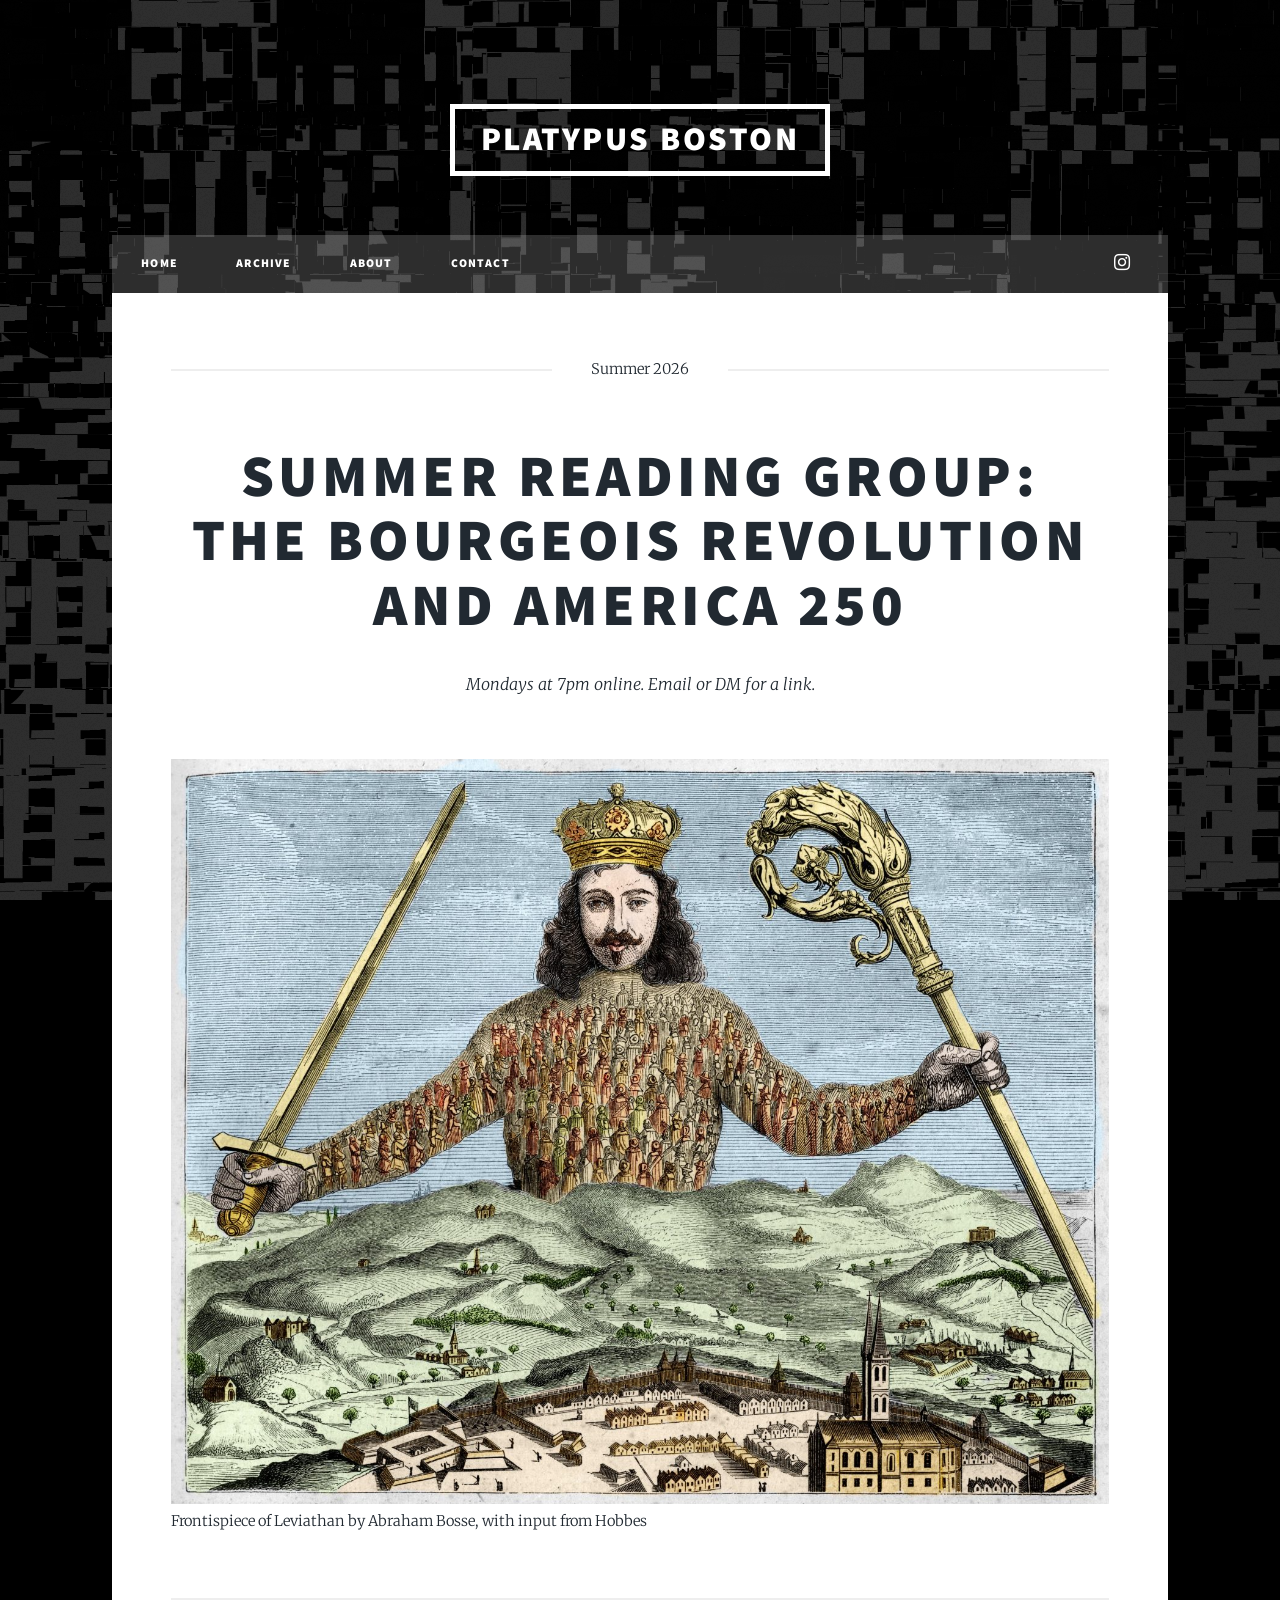
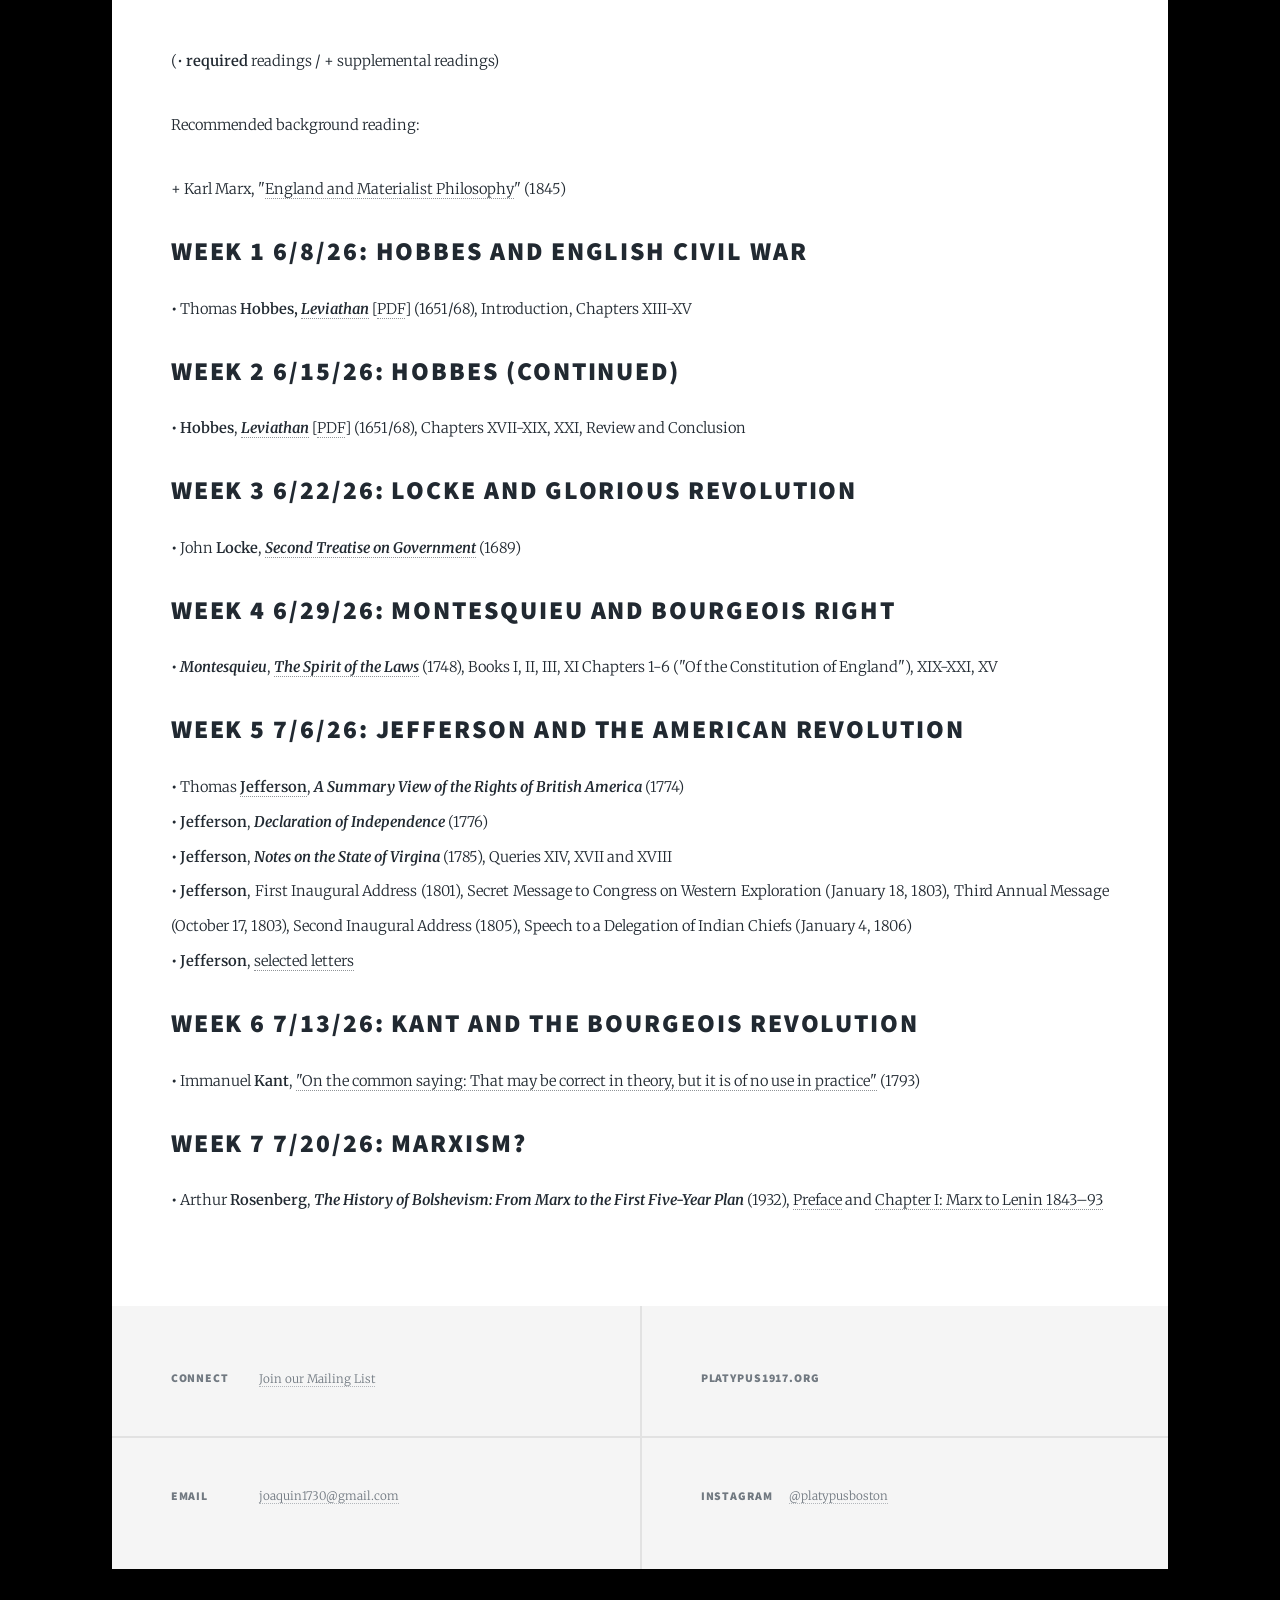
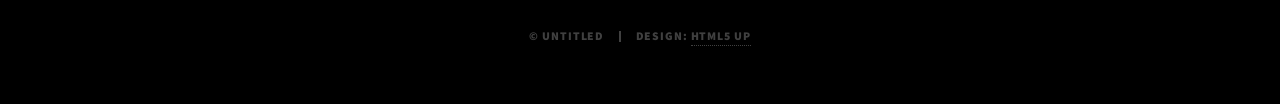
<file: docs/rgsummer26.html>
<!DOCTYPE HTML>
<!--
	Massively by HTML5 UP
	html5up.net | @ajlkn
	Free for personal and commercial use under the CCA 3.0 license (html5up.net/license)
-->
<html>
	<head>
		<title>Platypus Boston</title>
		<meta charset="utf-8" />
		<meta name="viewport" content="width=device-width, initial-scale=1, user-scalable=no" />
		<link rel="stylesheet" href="assets/css/main.css" />
		<noscript><link rel="stylesheet" href="assets/css/noscript.css" /></noscript>
		<link rel="icon" type="image/png" href="images/logo.png" />
	</head>
	<body class="is-preload">

		<!-- Wrapper -->
			<div id="wrapper">

				<!-- Header -->
					<header id="header">
						<a href="index.html" class="logo">Platypus Boston</a>
					</header>

				<!-- Nav -->
					<nav id="nav">
						<ul class="links">
							<li><a href="index.html">Home</a></li>
							<li><a href="archive1.html">Archive</a></li>
							<li><a href="about.html">About</a></li>
							<li><a href="contact.html">Contact</a></li>
						</ul>
						<ul class="icons">
							<li><a href="https://www.instagram.com/platypusboston/" class="icon brands fa-instagram"><span class="label">Instagram</span></a></li>
						</ul>
					</nav>

				<!-- Main -->
					<div id="main">

						<!-- Post -->
							<section class="post">
								<header class="major">
									<span class="date">Summer 2026</span>
									<h1>Summer Reading Group:<br />
									The Bourgeois Revolution and America 250</h1>
									<p>Mondays at 7pm online. Email or DM for a link.</p>
								</header>
								<div class="image main">
									<img src="images/frontispiece.jpeg" alt="" />
									<p>Frontispiece of Leviathan by Abraham Bosse, with input from Hobbes</p>
								</div>
								<hr />
								<p>(• <strong>required </strong>readings / + supplemental readings) </p>
								<p>Recommended background reading: </p>
								<p>+ Karl Marx, "<a href="https://www.marxists.org/archive/marx/works/1845/holy-family/english-materialism.htm" target="_blank" rel="noreferrer noopener">England and Materialist Philosophy</a>" (1845) </p>
								<h2>Week 1 6/8/26: Hobbes and English Civil War </h2>
								<p><strong>•</strong> Thomas <strong>Hobbes,</strong> <strong><em><a rel="noreferrer noopener" href="https://www.gutenberg.org/files/3207/3207-h/3207-h.htm" target="_blank">Leviathan</a></em></strong> [<a href="https://drive.google.com/file/d/1vASn4Cqibcyxp2Mt2RV_0JWG4-eQtczS/view?usp=sharing" target="_blank" rel="noreferrer noopener">PDF</a>] (1651/68), Introduction, Chapters XIII-XV </p>
								<h2>Week 2 6/15/26: Hobbes (continued)</h2>
								<p><strong>•</strong> <strong>Hobbes</strong>, <strong><em><a rel="noreferrer noopener" href="https://www.gutenberg.org/files/3207/3207-h/3207-h.htm" target="_blank">Leviathan</a></em></strong> [<a href="https://drive.google.com/file/d/1vASn4Cqibcyxp2Mt2RV_0JWG4-eQtczS/view?usp=sharing" target="_blank" rel="noreferrer noopener">PDF</a>] (1651/68), Chapters XVII-XIX, XXI, Review and Conclusion</p>
								<h2>Week 3 6/22/26: Locke and Glorious Revolution</h2>
								<p><strong>•</strong> John <strong>Locke</strong>, <strong><em><a href="https://www.gutenberg.org/files/7370/7370-h/7370-h.htm" target="_blank" rel="noreferrer noopener">Second Treatise on Government</a></em></strong> (1689) </p>
								<h2>Week 4 6/29/26: Montesquieu and bourgeois right</h2>
								<p><strong>•</strong> <strong><em>Montesquieu</em></strong>, <strong><em><a href="https://platypus1917.org/wp-content/uploads/The-Spirit-of-Laws-Montesquieu.pdf" target="_blank" rel="noreferrer noopener">The Spirit of the Laws</a></em></strong> (1748), Books I, II, III, XI Chapters 1-6 ("Of the Constitution of England"), XIX-XXI, XV</p>
								<h2>Week 5 7/6/26: <a href="https://platypus1917.org/wp-content/uploads/Jefferson_-Political-Writings-Thomas-Jefferson.pdf" target="_blank" rel="noreferrer noopener">Jefferson</a> and the American Revolution </h2>
								<p><strong>•</strong> Thomas <strong><a href="https://drive.google.com/drive/folders/1rDHJxtjjiGECVfZOON7m0Vl7r1QUy0bT?usp=drive_link" target="_blank" rel="noreferrer noopener">Jefferson</a></strong>, <strong><em>A Summary View of the Rights of British America</em></strong> (1774)<br><strong>•</strong> <strong>Jefferson</strong>, <strong><em>Declaration of Independence</em></strong> (1776) <br><strong>•</strong> <strong>Jefferson</strong>, <strong><em>Notes on the State of Virgina</em></strong> (1785), Queries XIV, XVII and XVIII  <br><strong>•</strong> <strong>Jefferson</strong>, First Inaugural Address (1801), Secret Message to Congress on Western Exploration (January 18, 1803), Third Annual Message (October 17, 1803), Second Inaugural Address (1805), Speech to a Delegation of Indian Chiefs (January 4, 1806)<br><strong>•</strong> <strong>Jefferson</strong>, <a href="https://drive.google.com/drive/folders/1Z36cT7rxTIWL_-CZ3-qAo2gmu_aOo9fV?usp=drive_link" target="_blank" rel="noreferrer noopener">selected letters</a> </p>
								<h2>Week 6 7/13/26: Kant<strong> </strong>and the bourgeois revolution</h2>
								<p><strong>•</strong> Immanuel <strong>Kant</strong>, <a href="https://platypus1917.org/wp-content/uploads/theory-and-practice.pdf" target="_blank" rel="noreferrer noopener">"On the common saying: That may be correct in theory, but it is of no use in practice"</a> (1793) </p>
								<h2>Week 7 7/20/26: Marxism?</h2>
								<p><strong>•</strong> Arthur <strong>Rosenberg</strong>, <strong><em>The History of Bolshevism: From Marx to the First Five-Year Plan</em></strong> (1932), <a rel="noreferrer noopener" href="https://www.marxists.org/archive/rosenberg/history-bolshevism/preface.htm" target="_blank">Preface</a> and <a rel="noreferrer noopener" href="https://www.marxists.org/archive/rosenberg/history-bolshevism/ch01.htm" target="_blank">Chapter I: Marx to Lenin 1843–93</a> </p>
							</section>

					</div>

				<!-- Footer -->
					<footer id="footer">
						<section class="split contact">
							<section>
								<h3>Connect</h3>
								<p><a href="https://docs.google.com/forms/d/e/1FAIpQLSc48A53ioYq2Q9pGoOkRkRaK0dn1sQ_l1pMJr7D8Q74DlkW-g/viewform?usp=dialog">Join our Mailing List</a></p>
							</section>
							<section>
								<h3>Email</h3>
								<p><a href="mailto:joaquin1730@gmail.com">joaquin1730@gmail.com</a></p>
							</section>
						</section>
						<section class="split contact">
							<section>
								<h3><a href="https://platypus1917.org/">platypus1917.org</a></h3>
								<p><br /></p>
							</section>
							<section>
								<h3>Instagram</h3>
								<p><a href="https://www.instagram.com/platypusboston/">@platypusboston</a></p>
							</section>
						</section>
					</footer>

				<!-- Copyright -->
					<div id="copyright">
						<ul><li>&copy; Untitled</li><li>Design: <a href="https://html5up.net">HTML5 UP</a></li></ul>
					</div>

			</div>

		<!-- Scripts -->
			<script src="assets/js/jquery.min.js"></script>
			<script src="assets/js/jquery.scrollex.min.js"></script>
			<script src="assets/js/jquery.scrolly.min.js"></script>
			<script src="assets/js/browser.min.js"></script>
			<script src="assets/js/breakpoints.min.js"></script>
			<script src="assets/js/util.js"></script>
			<script src="assets/js/main.js"></script>

	</body>
</html>
</file>
<file: docs/assets/css/main.css>
@import url(fontawesome-all.min.css);
@import url("https://fonts.googleapis.com/css?family=Merriweather:300,700,300italic,700italic|Source+Sans+Pro:900");

/*
	Massively by HTML5 UP
	html5up.net | @ajlkn
	Free for personal and commercial use under the CCA 3.0 license (html5up.net/license)
*/

html, body, div, span, applet, object,
iframe, h1, h2, h3, h4, h5, h6, p, blockquote,
pre, a, abbr, acronym, address, big, cite,
code, del, dfn, em, img, ins, kbd, q, s, samp,
small, strike, strong, sub, sup, tt, var, b,
u, i, center, dl, dt, dd, ol, ul, li, fieldset,
form, label, legend, table, caption, tbody,
tfoot, thead, tr, th, td, article, aside,
canvas, details, embed, figure, figcaption,
footer, header, hgroup, menu, nav, output, ruby,
section, summary, time, mark, audio, video {
	margin: 0;
	padding: 0;
	border: 0;
	font-size: 100%;
	font: inherit;
	vertical-align: baseline;}

article, aside, details, figcaption, figure,
footer, header, hgroup, menu, nav, section {
	display: block;}

body {
	line-height: 1;
}

ol, ul {
	list-style: none;
}

blockquote, q {
	quotes: none;
}

	blockquote:before, blockquote:after, q:before, q:after {
		content: '';
		content: none;
	}

table {
	border-collapse: collapse;
	border-spacing: 0;
}

body {
	-webkit-text-size-adjust: none;
}

mark {
	background-color: transparent;
	color: inherit;
}

input::-moz-focus-inner {
	border: 0;
	padding: 0;
}

input, select, textarea {
	-moz-appearance: none;
	-webkit-appearance: none;
	-ms-appearance: none;
	appearance: none;
}

/* Basic */

	@-ms-viewport {
		width: device-width;
	}

	body {
		-ms-overflow-style: scrollbar;
	}

	@media screen and (max-width: 480px) {

		html, body {
			min-width: 320px;
		}

	}

	html {
		box-sizing: border-box;
	}

	*, *:before, *:after {
		box-sizing: inherit;
	}

	body {
		background-color: #000000;
	}

		body.is-preload *, body.is-preload *:before, body.is-preload *:after {
			-moz-animation: none !important;
			-webkit-animation: none !important;
			-ms-animation: none !important;
			animation: none !important;
			-moz-transition: none !important;
			-webkit-transition: none !important;
			-ms-transition: none !important;
			transition: none !important;
		}

/* Type */

	html {
		font-size: 16pt;
	}

		@media screen and (max-width: 1680px) {

			html {
				font-size: 12pt;
			}

		}

		@media screen and (max-width: 1280px) {

			html {
				font-size: 11pt;
			}

		}

		@media screen and (max-width: 360px) {

			html {
				font-size: 10pt;
			}

		}

	body {
		color: #212931;
	}

	body, input, select, textarea {
		font-family: "Merriweather", Georgia, serif;
		font-weight: 300;
		font-size: 1rem;
		line-height: 2.375;
	}

	a {
		-moz-transition: color 0.2s ease-in-out, background-color 0.2s ease-in-out, border-color 0.2s ease-in-out, box-shadow 0.2s ease-in-out;
		-webkit-transition: color 0.2s ease-in-out, background-color 0.2s ease-in-out, border-color 0.2s ease-in-out, box-shadow 0.2s ease-in-out;
		-ms-transition: color 0.2s ease-in-out, background-color 0.2s ease-in-out, border-color 0.2s ease-in-out, box-shadow 0.2s ease-in-out;
		transition: color 0.2s ease-in-out, background-color 0.2s ease-in-out, border-color 0.2s ease-in-out, box-shadow 0.2s ease-in-out;
		border-bottom: dotted 1px;
		text-decoration: none;
	}

		a:hover {
			border-bottom-color: transparent;
		}

	strong, b {
		font-weight: 600;
	}

	em, i {
		font-style: italic;
	}

	p {
		text-align: justify;
		margin: 0 0 2rem 0;
	}

	h1, h2, h3, h4, h5, h6 {
		font-family: "Source Sans Pro", Helvetica, sans-serif;
		font-weight: 900;
		line-height: 1.5;
		letter-spacing: 0.075em;
		text-transform: uppercase;
		margin: 0 0 1rem 0;
	}

		h1 a, h2 a, h3 a, h4 a, h5 a, h6 a {
			border-bottom: 0;
			color: inherit;
			text-decoration: none;
		}

	h1 {
		font-size: 4rem;
		line-height: 1.1;
		margin: 0 0 2rem 0;
	}

	h2 {
		font-size: 1.75rem;
		line-height: 1.3;
		margin: 0 0 1.5rem 0;
	}

	h3 {
		font-size: 1.25rem;
		margin: 0 0 1.5rem 0;
	}

	h4 {
		font-size: 1rem;
	}

	h5 {
		font-size: 0.9rem;
	}

	h6 {
		font-size: 0.8rem;
	}

	sub {
		font-size: 0.8rem;
		position: relative;
		top: 0.5rem;
	}

	sup {
		font-size: 0.8rem;
		position: relative;
		top: -0.5rem;
	}

	blockquote {
		border-left: solid 4px;
		font-style: italic;
		margin: 0 0 2rem 0;
		padding: 0.5rem 0 0.5rem 2rem;
	}

	code {
		border: solid 2px;
		font-family: "Courier New", monospace;
		font-size: 0.9rem;
		margin: 0 0.25rem;
		padding: 0.25rem 0.65rem;
	}

	pre {
		-webkit-overflow-scrolling: touch;
		font-family: "Courier New", monospace;
		font-size: 0.9rem;
		margin: 0 0 2rem 0;
	}

		pre code {
			display: block;
			line-height: 1.75;
			padding: 1rem 1.5rem;
			overflow-x: auto;
		}

	hr {
		border: 0;
		border-bottom: solid 2px;
		margin: 3rem 0;
	}

		hr.major {
			margin: 5rem 0;
		}

	.align-left {
		text-align: left;
	}

	.align-center {
		text-align: center;
	}

	.align-right {
		text-align: right;
	}

	input, select, textarea {
		color: #212931;
	}

	a {
		color: #212931;
		border-bottom-color: rgba(33, 41, 49, 0.5);
	}

		a:hover {
			border-bottom-color: transparent;
			color: #18bfef !important;
		}

	strong, b {
		color: #212931;
	}

	h1, h2, h3, h4, h5, h6 {
		color: #212931;
	}

	blockquote {
		border-left-color: #eeeeee;
	}

	code {
		background: rgba(220, 220, 220, 0.25);
		border-color: #eeeeee;
	}

	hr {
		border-bottom-color: #eeeeee;
	}

/* Row */

	.row {
		display: flex;
		flex-wrap: wrap;
		box-sizing: border-box;
		align-items: stretch;
	}

		.row > * {
			box-sizing: border-box;
		}

		.row.gtr-uniform > * > :last-child {
			margin-bottom: 0;
		}

		.row.aln-left {
			justify-content: flex-start;
		}

		.row.aln-center {
			justify-content: center;
		}

		.row.aln-right {
			justify-content: flex-end;
		}

		.row.aln-top {
			align-items: flex-start;
		}

		.row.aln-middle {
			align-items: center;
		}

		.row.aln-bottom {
			align-items: flex-end;
		}

		.row > .imp {
			order: -1;
		}

		.row > .col-1 {
			width: 8.33333%;
		}

		.row > .off-1 {
			margin-left: 8.33333%;
		}

		.row > .col-2 {
			width: 16.66667%;
		}

		.row > .off-2 {
			margin-left: 16.66667%;
		}

		.row > .col-3 {
			width: 25%;
		}

		.row > .off-3 {
			margin-left: 25%;
		}

		.row > .col-4 {
			width: 33.33333%;
		}

		.row > .off-4 {
			margin-left: 33.33333%;
		}

		.row > .col-5 {
			width: 41.66667%;
		}

		.row > .off-5 {
			margin-left: 41.66667%;
		}

		.row > .col-6 {
			width: 50%;
		}

		.row > .off-6 {
			margin-left: 50%;
		}

		.row > .col-7 {
			width: 58.33333%;
		}

		.row > .off-7 {
			margin-left: 58.33333%;
		}

		.row > .col-8 {
			width: 66.66667%;
		}

		.row > .off-8 {
			margin-left: 66.66667%;
		}

		.row > .col-9 {
			width: 75%;
		}

		.row > .off-9 {
			margin-left: 75%;
		}

		.row > .col-10 {
			width: 83.33333%;
		}

		.row > .off-10 {
			margin-left: 83.33333%;
		}

		.row > .col-11 {
			width: 91.66667%;
		}

		.row > .off-11 {
			margin-left: 91.66667%;
		}

		.row > .col-12 {
			width: 100%;
		}

		.row > .off-12 {
			margin-left: 100%;
		}

		.row.gtr-0 {
			margin-top: 0;
			margin-left: 0rem;
		}

			.row.gtr-0 > * {
				padding: 0 0 0 0rem;
			}

			.row.gtr-0.gtr-uniform {
				margin-top: 0rem;
			}

				.row.gtr-0.gtr-uniform > * {
					padding-top: 0rem;
				}

		.row.gtr-25 {
			margin-top: 0;
			margin-left: -0.375rem;
		}

			.row.gtr-25 > * {
				padding: 0 0 0 0.375rem;
			}

			.row.gtr-25.gtr-uniform {
				margin-top: -0.375rem;
			}

				.row.gtr-25.gtr-uniform > * {
					padding-top: 0.375rem;
				}

		.row.gtr-50 {
			margin-top: 0;
			margin-left: -0.75rem;
		}

			.row.gtr-50 > * {
				padding: 0 0 0 0.75rem;
			}

			.row.gtr-50.gtr-uniform {
				margin-top: -0.75rem;
			}

				.row.gtr-50.gtr-uniform > * {
					padding-top: 0.75rem;
				}

		.row {
			margin-top: 0;
			margin-left: -1.5rem;
		}

			.row > * {
				padding: 0 0 0 1.5rem;
			}

			.row.gtr-uniform {
				margin-top: -1.5rem;
			}

				.row.gtr-uniform > * {
					padding-top: 1.5rem;
				}

		.row.gtr-150 {
			margin-top: 0;
			margin-left: -2.25rem;
		}

			.row.gtr-150 > * {
				padding: 0 0 0 2.25rem;
			}

			.row.gtr-150.gtr-uniform {
				margin-top: -2.25rem;
			}

				.row.gtr-150.gtr-uniform > * {
					padding-top: 2.25rem;
				}

		.row.gtr-200 {
			margin-top: 0;
			margin-left: -3rem;
		}

			.row.gtr-200 > * {
				padding: 0 0 0 3rem;
			}

			.row.gtr-200.gtr-uniform {
				margin-top: -3rem;
			}

				.row.gtr-200.gtr-uniform > * {
					padding-top: 3rem;
				}

		@media screen and (max-width: 1680px) {

			.row {
				display: flex;
				flex-wrap: wrap;
				box-sizing: border-box;
				align-items: stretch;
			}

				.row > * {
					box-sizing: border-box;
				}

				.row.gtr-uniform > * > :last-child {
					margin-bottom: 0;
				}

				.row.aln-left {
					justify-content: flex-start;
				}

				.row.aln-center {
					justify-content: center;
				}

				.row.aln-right {
					justify-content: flex-end;
				}

				.row.aln-top {
					align-items: flex-start;
				}

				.row.aln-middle {
					align-items: center;
				}

				.row.aln-bottom {
					align-items: flex-end;
				}

				.row > .imp-xlarge {
					order: -1;
				}

				.row > .col-1-xlarge {
					width: 8.33333%;
				}

				.row > .off-1-xlarge {
					margin-left: 8.33333%;
				}

				.row > .col-2-xlarge {
					width: 16.66667%;
				}

				.row > .off-2-xlarge {
					margin-left: 16.66667%;
				}

				.row > .col-3-xlarge {
					width: 25%;
				}

				.row > .off-3-xlarge {
					margin-left: 25%;
				}

				.row > .col-4-xlarge {
					width: 33.33333%;
				}

				.row > .off-4-xlarge {
					margin-left: 33.33333%;
				}

				.row > .col-5-xlarge {
					width: 41.66667%;
				}

				.row > .off-5-xlarge {
					margin-left: 41.66667%;
				}

				.row > .col-6-xlarge {
					width: 50%;
				}

				.row > .off-6-xlarge {
					margin-left: 50%;
				}

				.row > .col-7-xlarge {
					width: 58.33333%;
				}

				.row > .off-7-xlarge {
					margin-left: 58.33333%;
				}

				.row > .col-8-xlarge {
					width: 66.66667%;
				}

				.row > .off-8-xlarge {
					margin-left: 66.66667%;
				}

				.row > .col-9-xlarge {
					width: 75%;
				}

				.row > .off-9-xlarge {
					margin-left: 75%;
				}

				.row > .col-10-xlarge {
					width: 83.33333%;
				}

				.row > .off-10-xlarge {
					margin-left: 83.33333%;
				}

				.row > .col-11-xlarge {
					width: 91.66667%;
				}

				.row > .off-11-xlarge {
					margin-left: 91.66667%;
				}

				.row > .col-12-xlarge {
					width: 100%;
				}

				.row > .off-12-xlarge {
					margin-left: 100%;
				}

				.row.gtr-0 {
					margin-top: 0;
					margin-left: 0rem;
				}

					.row.gtr-0 > * {
						padding: 0 0 0 0rem;
					}

					.row.gtr-0.gtr-uniform {
						margin-top: 0rem;
					}

						.row.gtr-0.gtr-uniform > * {
							padding-top: 0rem;
						}

				.row.gtr-25 {
					margin-top: 0;
					margin-left: -0.375rem;
				}

					.row.gtr-25 > * {
						padding: 0 0 0 0.375rem;
					}

					.row.gtr-25.gtr-uniform {
						margin-top: -0.375rem;
					}

						.row.gtr-25.gtr-uniform > * {
							padding-top: 0.375rem;
						}

				.row.gtr-50 {
					margin-top: 0;
					margin-left: -0.75rem;
				}

					.row.gtr-50 > * {
						padding: 0 0 0 0.75rem;
					}

					.row.gtr-50.gtr-uniform {
						margin-top: -0.75rem;
					}

						.row.gtr-50.gtr-uniform > * {
							padding-top: 0.75rem;
						}

				.row {
					margin-top: 0;
					margin-left: -1.5rem;
				}

					.row > * {
						padding: 0 0 0 1.5rem;
					}

					.row.gtr-uniform {
						margin-top: -1.5rem;
					}

						.row.gtr-uniform > * {
							padding-top: 1.5rem;
						}

				.row.gtr-150 {
					margin-top: 0;
					margin-left: -2.25rem;
				}

					.row.gtr-150 > * {
						padding: 0 0 0 2.25rem;
					}

					.row.gtr-150.gtr-uniform {
						margin-top: -2.25rem;
					}

						.row.gtr-150.gtr-uniform > * {
							padding-top: 2.25rem;
						}

				.row.gtr-200 {
					margin-top: 0;
					margin-left: -3rem;
				}

					.row.gtr-200 > * {
						padding: 0 0 0 3rem;
					}

					.row.gtr-200.gtr-uniform {
						margin-top: -3rem;
					}

						.row.gtr-200.gtr-uniform > * {
							padding-top: 3rem;
						}

		}

		@media screen and (max-width: 1280px) {

			.row {
				display: flex;
				flex-wrap: wrap;
				box-sizing: border-box;
				align-items: stretch;
			}

				.row > * {
					box-sizing: border-box;
				}

				.row.gtr-uniform > * > :last-child {
					margin-bottom: 0;
				}

				.row.aln-left {
					justify-content: flex-start;
				}

				.row.aln-center {
					justify-content: center;
				}

				.row.aln-right {
					justify-content: flex-end;
				}

				.row.aln-top {
					align-items: flex-start;
				}

				.row.aln-middle {
					align-items: center;
				}

				.row.aln-bottom {
					align-items: flex-end;
				}

				.row > .imp-large {
					order: -1;
				}

				.row > .col-1-large {
					width: 8.33333%;
				}

				.row > .off-1-large {
					margin-left: 8.33333%;
				}

				.row > .col-2-large {
					width: 16.66667%;
				}

				.row > .off-2-large {
					margin-left: 16.66667%;
				}

				.row > .col-3-large {
					width: 25%;
				}

				.row > .off-3-large {
					margin-left: 25%;
				}

				.row > .col-4-large {
					width: 33.33333%;
				}

				.row > .off-4-large {
					margin-left: 33.33333%;
				}

				.row > .col-5-large {
					width: 41.66667%;
				}

				.row > .off-5-large {
					margin-left: 41.66667%;
				}

				.row > .col-6-large {
					width: 50%;
				}

				.row > .off-6-large {
					margin-left: 50%;
				}

				.row > .col-7-large {
					width: 58.33333%;
				}

				.row > .off-7-large {
					margin-left: 58.33333%;
				}

				.row > .col-8-large {
					width: 66.66667%;
				}

				.row > .off-8-large {
					margin-left: 66.66667%;
				}

				.row > .col-9-large {
					width: 75%;
				}

				.row > .off-9-large {
					margin-left: 75%;
				}

				.row > .col-10-large {
					width: 83.33333%;
				}

				.row > .off-10-large {
					margin-left: 83.33333%;
				}

				.row > .col-11-large {
					width: 91.66667%;
				}

				.row > .off-11-large {
					margin-left: 91.66667%;
				}

				.row > .col-12-large {
					width: 100%;
				}

				.row > .off-12-large {
					margin-left: 100%;
				}

				.row.gtr-0 {
					margin-top: 0;
					margin-left: 0rem;
				}

					.row.gtr-0 > * {
						padding: 0 0 0 0rem;
					}

					.row.gtr-0.gtr-uniform {
						margin-top: 0rem;
					}

						.row.gtr-0.gtr-uniform > * {
							padding-top: 0rem;
						}

				.row.gtr-25 {
					margin-top: 0;
					margin-left: -0.375rem;
				}

					.row.gtr-25 > * {
						padding: 0 0 0 0.375rem;
					}

					.row.gtr-25.gtr-uniform {
						margin-top: -0.375rem;
					}

						.row.gtr-25.gtr-uniform > * {
							padding-top: 0.375rem;
						}

				.row.gtr-50 {
					margin-top: 0;
					margin-left: -0.75rem;
				}

					.row.gtr-50 > * {
						padding: 0 0 0 0.75rem;
					}

					.row.gtr-50.gtr-uniform {
						margin-top: -0.75rem;
					}

						.row.gtr-50.gtr-uniform > * {
							padding-top: 0.75rem;
						}

				.row {
					margin-top: 0;
					margin-left: -1.5rem;
				}

					.row > * {
						padding: 0 0 0 1.5rem;
					}

					.row.gtr-uniform {
						margin-top: -1.5rem;
					}

						.row.gtr-uniform > * {
							padding-top: 1.5rem;
						}

				.row.gtr-150 {
					margin-top: 0;
					margin-left: -2.25rem;
				}

					.row.gtr-150 > * {
						padding: 0 0 0 2.25rem;
					}

					.row.gtr-150.gtr-uniform {
						margin-top: -2.25rem;
					}

						.row.gtr-150.gtr-uniform > * {
							padding-top: 2.25rem;
						}

				.row.gtr-200 {
					margin-top: 0;
					margin-left: -3rem;
				}

					.row.gtr-200 > * {
						padding: 0 0 0 3rem;
					}

					.row.gtr-200.gtr-uniform {
						margin-top: -3rem;
					}

						.row.gtr-200.gtr-uniform > * {
							padding-top: 3rem;
						}

		}

		@media screen and (max-width: 980px) {

			.row {
				display: flex;
				flex-wrap: wrap;
				box-sizing: border-box;
				align-items: stretch;
			}

				.row > * {
					box-sizing: border-box;
				}

				.row.gtr-uniform > * > :last-child {
					margin-bottom: 0;
				}

				.row.aln-left {
					justify-content: flex-start;
				}

				.row.aln-center {
					justify-content: center;
				}

				.row.aln-right {
					justify-content: flex-end;
				}

				.row.aln-top {
					align-items: flex-start;
				}

				.row.aln-middle {
					align-items: center;
				}

				.row.aln-bottom {
					align-items: flex-end;
				}

				.row > .imp-medium {
					order: -1;
				}

				.row > .col-1-medium {
					width: 8.33333%;
				}

				.row > .off-1-medium {
					margin-left: 8.33333%;
				}

				.row > .col-2-medium {
					width: 16.66667%;
				}

				.row > .off-2-medium {
					margin-left: 16.66667%;
				}

				.row > .col-3-medium {
					width: 25%;
				}

				.row > .off-3-medium {
					margin-left: 25%;
				}

				.row > .col-4-medium {
					width: 33.33333%;
				}

				.row > .off-4-medium {
					margin-left: 33.33333%;
				}

				.row > .col-5-medium {
					width: 41.66667%;
				}

				.row > .off-5-medium {
					margin-left: 41.66667%;
				}

				.row > .col-6-medium {
					width: 50%;
				}

				.row > .off-6-medium {
					margin-left: 50%;
				}

				.row > .col-7-medium {
					width: 58.33333%;
				}

				.row > .off-7-medium {
					margin-left: 58.33333%;
				}

				.row > .col-8-medium {
					width: 66.66667%;
				}

				.row > .off-8-medium {
					margin-left: 66.66667%;
				}

				.row > .col-9-medium {
					width: 75%;
				}

				.row > .off-9-medium {
					margin-left: 75%;
				}

				.row > .col-10-medium {
					width: 83.33333%;
				}

				.row > .off-10-medium {
					margin-left: 83.33333%;
				}

				.row > .col-11-medium {
					width: 91.66667%;
				}

				.row > .off-11-medium {
					margin-left: 91.66667%;
				}

				.row > .col-12-medium {
					width: 100%;
				}

				.row > .off-12-medium {
					margin-left: 100%;
				}

				.row.gtr-0 {
					margin-top: 0;
					margin-left: 0rem;
				}

					.row.gtr-0 > * {
						padding: 0 0 0 0rem;
					}

					.row.gtr-0.gtr-uniform {
						margin-top: 0rem;
					}

						.row.gtr-0.gtr-uniform > * {
							padding-top: 0rem;
						}

				.row.gtr-25 {
					margin-top: 0;
					margin-left: -0.375rem;
				}

					.row.gtr-25 > * {
						padding: 0 0 0 0.375rem;
					}

					.row.gtr-25.gtr-uniform {
						margin-top: -0.375rem;
					}

						.row.gtr-25.gtr-uniform > * {
							padding-top: 0.375rem;
						}

				.row.gtr-50 {
					margin-top: 0;
					margin-left: -0.75rem;
				}

					.row.gtr-50 > * {
						padding: 0 0 0 0.75rem;
					}

					.row.gtr-50.gtr-uniform {
						margin-top: -0.75rem;
					}

						.row.gtr-50.gtr-uniform > * {
							padding-top: 0.75rem;
						}

				.row {
					margin-top: 0;
					margin-left: -1.5rem;
				}

					.row > * {
						padding: 0 0 0 1.5rem;
					}

					.row.gtr-uniform {
						margin-top: -1.5rem;
					}

						.row.gtr-uniform > * {
							padding-top: 1.5rem;
						}

				.row.gtr-150 {
					margin-top: 0;
					margin-left: -2.25rem;
				}

					.row.gtr-150 > * {
						padding: 0 0 0 2.25rem;
					}

					.row.gtr-150.gtr-uniform {
						margin-top: -2.25rem;
					}

						.row.gtr-150.gtr-uniform > * {
							padding-top: 2.25rem;
						}

				.row.gtr-200 {
					margin-top: 0;
					margin-left: -3rem;
				}

					.row.gtr-200 > * {
						padding: 0 0 0 3rem;
					}

					.row.gtr-200.gtr-uniform {
						margin-top: -3rem;
					}

						.row.gtr-200.gtr-uniform > * {
							padding-top: 3rem;
						}

		}

		@media screen and (max-width: 736px) {

			.row {
				display: flex;
				flex-wrap: wrap;
				box-sizing: border-box;
				align-items: stretch;
			}

				.row > * {
					box-sizing: border-box;
				}

				.row.gtr-uniform > * > :last-child {
					margin-bottom: 0;
				}

				.row.aln-left {
					justify-content: flex-start;
				}

				.row.aln-center {
					justify-content: center;
				}

				.row.aln-right {
					justify-content: flex-end;
				}

				.row.aln-top {
					align-items: flex-start;
				}

				.row.aln-middle {
					align-items: center;
				}

				.row.aln-bottom {
					align-items: flex-end;
				}

				.row > .imp-small {
					order: -1;
				}

				.row > .col-1-small {
					width: 8.33333%;
				}

				.row > .off-1-small {
					margin-left: 8.33333%;
				}

				.row > .col-2-small {
					width: 16.66667%;
				}

				.row > .off-2-small {
					margin-left: 16.66667%;
				}

				.row > .col-3-small {
					width: 25%;
				}

				.row > .off-3-small {
					margin-left: 25%;
				}

				.row > .col-4-small {
					width: 33.33333%;
				}

				.row > .off-4-small {
					margin-left: 33.33333%;
				}

				.row > .col-5-small {
					width: 41.66667%;
				}

				.row > .off-5-small {
					margin-left: 41.66667%;
				}

				.row > .col-6-small {
					width: 50%;
				}

				.row > .off-6-small {
					margin-left: 50%;
				}

				.row > .col-7-small {
					width: 58.33333%;
				}

				.row > .off-7-small {
					margin-left: 58.33333%;
				}

				.row > .col-8-small {
					width: 66.66667%;
				}

				.row > .off-8-small {
					margin-left: 66.66667%;
				}

				.row > .col-9-small {
					width: 75%;
				}

				.row > .off-9-small {
					margin-left: 75%;
				}

				.row > .col-10-small {
					width: 83.33333%;
				}

				.row > .off-10-small {
					margin-left: 83.33333%;
				}

				.row > .col-11-small {
					width: 91.66667%;
				}

				.row > .off-11-small {
					margin-left: 91.66667%;
				}

				.row > .col-12-small {
					width: 100%;
				}

				.row > .off-12-small {
					margin-left: 100%;
				}

				.row.gtr-0 {
					margin-top: 0;
					margin-left: 0rem;
				}

					.row.gtr-0 > * {
						padding: 0 0 0 0rem;
					}

					.row.gtr-0.gtr-uniform {
						margin-top: 0rem;
					}

						.row.gtr-0.gtr-uniform > * {
							padding-top: 0rem;
						}

				.row.gtr-25 {
					margin-top: 0;
					margin-left: -0.375rem;
				}

					.row.gtr-25 > * {
						padding: 0 0 0 0.375rem;
					}

					.row.gtr-25.gtr-uniform {
						margin-top: -0.375rem;
					}

						.row.gtr-25.gtr-uniform > * {
							padding-top: 0.375rem;
						}

				.row.gtr-50 {
					margin-top: 0;
					margin-left: -0.75rem;
				}

					.row.gtr-50 > * {
						padding: 0 0 0 0.75rem;
					}

					.row.gtr-50.gtr-uniform {
						margin-top: -0.75rem;
					}

						.row.gtr-50.gtr-uniform > * {
							padding-top: 0.75rem;
						}

				.row {
					margin-top: 0;
					margin-left: -1.5rem;
				}

					.row > * {
						padding: 0 0 0 1.5rem;
					}

					.row.gtr-uniform {
						margin-top: -1.5rem;
					}

						.row.gtr-uniform > * {
							padding-top: 1.5rem;
						}

				.row.gtr-150 {
					margin-top: 0;
					margin-left: -2.25rem;
				}

					.row.gtr-150 > * {
						padding: 0 0 0 2.25rem;
					}

					.row.gtr-150.gtr-uniform {
						margin-top: -2.25rem;
					}

						.row.gtr-150.gtr-uniform > * {
							padding-top: 2.25rem;
						}

				.row.gtr-200 {
					margin-top: 0;
					margin-left: -3rem;
				}

					.row.gtr-200 > * {
						padding: 0 0 0 3rem;
					}

					.row.gtr-200.gtr-uniform {
						margin-top: -3rem;
					}

						.row.gtr-200.gtr-uniform > * {
							padding-top: 3rem;
						}

		}

		@media screen and (max-width: 480px) {

			.row {
				display: flex;
				flex-wrap: wrap;
				box-sizing: border-box;
				align-items: stretch;
			}

				.row > * {
					box-sizing: border-box;
				}

				.row.gtr-uniform > * > :last-child {
					margin-bottom: 0;
				}

				.row.aln-left {
					justify-content: flex-start;
				}

				.row.aln-center {
					justify-content: center;
				}

				.row.aln-right {
					justify-content: flex-end;
				}

				.row.aln-top {
					align-items: flex-start;
				}

				.row.aln-middle {
					align-items: center;
				}

				.row.aln-bottom {
					align-items: flex-end;
				}

				.row > .imp-xsmall {
					order: -1;
				}

				.row > .col-1-xsmall {
					width: 8.33333%;
				}

				.row > .off-1-xsmall {
					margin-left: 8.33333%;
				}

				.row > .col-2-xsmall {
					width: 16.66667%;
				}

				.row > .off-2-xsmall {
					margin-left: 16.66667%;
				}

				.row > .col-3-xsmall {
					width: 25%;
				}

				.row > .off-3-xsmall {
					margin-left: 25%;
				}

				.row > .col-4-xsmall {
					width: 33.33333%;
				}

				.row > .off-4-xsmall {
					margin-left: 33.33333%;
				}

				.row > .col-5-xsmall {
					width: 41.66667%;
				}

				.row > .off-5-xsmall {
					margin-left: 41.66667%;
				}

				.row > .col-6-xsmall {
					width: 50%;
				}

				.row > .off-6-xsmall {
					margin-left: 50%;
				}

				.row > .col-7-xsmall {
					width: 58.33333%;
				}

				.row > .off-7-xsmall {
					margin-left: 58.33333%;
				}

				.row > .col-8-xsmall {
					width: 66.66667%;
				}

				.row > .off-8-xsmall {
					margin-left: 66.66667%;
				}

				.row > .col-9-xsmall {
					width: 75%;
				}

				.row > .off-9-xsmall {
					margin-left: 75%;
				}

				.row > .col-10-xsmall {
					width: 83.33333%;
				}

				.row > .off-10-xsmall {
					margin-left: 83.33333%;
				}

				.row > .col-11-xsmall {
					width: 91.66667%;
				}

				.row > .off-11-xsmall {
					margin-left: 91.66667%;
				}

				.row > .col-12-xsmall {
					width: 100%;
				}

				.row > .off-12-xsmall {
					margin-left: 100%;
				}

				.row.gtr-0 {
					margin-top: 0;
					margin-left: 0rem;
				}

					.row.gtr-0 > * {
						padding: 0 0 0 0rem;
					}

					.row.gtr-0.gtr-uniform {
						margin-top: 0rem;
					}

						.row.gtr-0.gtr-uniform > * {
							padding-top: 0rem;
						}

				.row.gtr-25 {
					margin-top: 0;
					margin-left: -0.375rem;
				}

					.row.gtr-25 > * {
						padding: 0 0 0 0.375rem;
					}

					.row.gtr-25.gtr-uniform {
						margin-top: -0.375rem;
					}

						.row.gtr-25.gtr-uniform > * {
							padding-top: 0.375rem;
						}

				.row.gtr-50 {
					margin-top: 0;
					margin-left: -0.75rem;
				}

					.row.gtr-50 > * {
						padding: 0 0 0 0.75rem;
					}

					.row.gtr-50.gtr-uniform {
						margin-top: -0.75rem;
					}

						.row.gtr-50.gtr-uniform > * {
							padding-top: 0.75rem;
						}

				.row {
					margin-top: 0;
					margin-left: -1.5rem;
				}

					.row > * {
						padding: 0 0 0 1.5rem;
					}

					.row.gtr-uniform {
						margin-top: -1.5rem;
					}

						.row.gtr-uniform > * {
							padding-top: 1.5rem;
						}

				.row.gtr-150 {
					margin-top: 0;
					margin-left: -2.25rem;
				}

					.row.gtr-150 > * {
						padding: 0 0 0 2.25rem;
					}

					.row.gtr-150.gtr-uniform {
						margin-top: -2.25rem;
					}

						.row.gtr-150.gtr-uniform > * {
							padding-top: 2.25rem;
						}

				.row.gtr-200 {
					margin-top: 0;
					margin-left: -3rem;
				}

					.row.gtr-200 > * {
						padding: 0 0 0 3rem;
					}

					.row.gtr-200.gtr-uniform {
						margin-top: -3rem;
					}

						.row.gtr-200.gtr-uniform > * {
							padding-top: 3rem;
						}

		}

		@media screen and (max-width: 360px) {

			.row {
				display: flex;
				flex-wrap: wrap;
				box-sizing: border-box;
				align-items: stretch;
			}

				.row > * {
					box-sizing: border-box;
				}

				.row.gtr-uniform > * > :last-child {
					margin-bottom: 0;
				}

				.row.aln-left {
					justify-content: flex-start;
				}

				.row.aln-center {
					justify-content: center;
				}

				.row.aln-right {
					justify-content: flex-end;
				}

				.row.aln-top {
					align-items: flex-start;
				}

				.row.aln-middle {
					align-items: center;
				}

				.row.aln-bottom {
					align-items: flex-end;
				}

				.row > .imp-xxsmall {
					order: -1;
				}

				.row > .col-1-xxsmall {
					width: 8.33333%;
				}

				.row > .off-1-xxsmall {
					margin-left: 8.33333%;
				}

				.row > .col-2-xxsmall {
					width: 16.66667%;
				}

				.row > .off-2-xxsmall {
					margin-left: 16.66667%;
				}

				.row > .col-3-xxsmall {
					width: 25%;
				}

				.row > .off-3-xxsmall {
					margin-left: 25%;
				}

				.row > .col-4-xxsmall {
					width: 33.33333%;
				}

				.row > .off-4-xxsmall {
					margin-left: 33.33333%;
				}

				.row > .col-5-xxsmall {
					width: 41.66667%;
				}

				.row > .off-5-xxsmall {
					margin-left: 41.66667%;
				}

				.row > .col-6-xxsmall {
					width: 50%;
				}

				.row > .off-6-xxsmall {
					margin-left: 50%;
				}

				.row > .col-7-xxsmall {
					width: 58.33333%;
				}

				.row > .off-7-xxsmall {
					margin-left: 58.33333%;
				}

				.row > .col-8-xxsmall {
					width: 66.66667%;
				}

				.row > .off-8-xxsmall {
					margin-left: 66.66667%;
				}

				.row > .col-9-xxsmall {
					width: 75%;
				}

				.row > .off-9-xxsmall {
					margin-left: 75%;
				}

				.row > .col-10-xxsmall {
					width: 83.33333%;
				}

				.row > .off-10-xxsmall {
					margin-left: 83.33333%;
				}

				.row > .col-11-xxsmall {
					width: 91.66667%;
				}

				.row > .off-11-xxsmall {
					margin-left: 91.66667%;
				}

				.row > .col-12-xxsmall {
					width: 100%;
				}

				.row > .off-12-xxsmall {
					margin-left: 100%;
				}

				.row.gtr-0 {
					margin-top: 0;
					margin-left: 0rem;
				}

					.row.gtr-0 > * {
						padding: 0 0 0 0rem;
					}

					.row.gtr-0.gtr-uniform {
						margin-top: 0rem;
					}

						.row.gtr-0.gtr-uniform > * {
							padding-top: 0rem;
						}

				.row.gtr-25 {
					margin-top: 0;
					margin-left: -0.375rem;
				}

					.row.gtr-25 > * {
						padding: 0 0 0 0.375rem;
					}

					.row.gtr-25.gtr-uniform {
						margin-top: -0.375rem;
					}

						.row.gtr-25.gtr-uniform > * {
							padding-top: 0.375rem;
						}

				.row.gtr-50 {
					margin-top: 0;
					margin-left: -0.75rem;
				}

					.row.gtr-50 > * {
						padding: 0 0 0 0.75rem;
					}

					.row.gtr-50.gtr-uniform {
						margin-top: -0.75rem;
					}

						.row.gtr-50.gtr-uniform > * {
							padding-top: 0.75rem;
						}

				.row {
					margin-top: 0;
					margin-left: -1.5rem;
				}

					.row > * {
						padding: 0 0 0 1.5rem;
					}

					.row.gtr-uniform {
						margin-top: -1.5rem;
					}

						.row.gtr-uniform > * {
							padding-top: 1.5rem;
						}

				.row.gtr-150 {
					margin-top: 0;
					margin-left: -2.25rem;
				}

					.row.gtr-150 > * {
						padding: 0 0 0 2.25rem;
					}

					.row.gtr-150.gtr-uniform {
						margin-top: -2.25rem;
					}

						.row.gtr-150.gtr-uniform > * {
							padding-top: 2.25rem;
						}

				.row.gtr-200 {
					margin-top: 0;
					margin-left: -3rem;
				}

					.row.gtr-200 > * {
						padding: 0 0 0 3rem;
					}

					.row.gtr-200.gtr-uniform {
						margin-top: -3rem;
					}

						.row.gtr-200.gtr-uniform > * {
							padding-top: 3rem;
						}

		}

/* Box */

	.box {
		border: solid 2px;
		margin-bottom: 2rem;
		padding: 1.5rem;
	}

		.box > :last-child,
		.box > :last-child > :last-child,
		.box > :last-child > :last-child > :last-child {
			margin-bottom: 0;
		}

		.box.alt {
			border: 0;
			border-radius: 0;
			padding: 0;
		}

	.box {
		border-color: #eeeeee;
	}

/* Button */

	input[type="submit"],
	input[type="reset"],
	input[type="button"],
	button,
	.button {
		-moz-appearance: none;
		-webkit-appearance: none;
		-ms-appearance: none;
		appearance: none;
		-moz-transition: background-color 0.2s ease-in-out, box-shadow 0.2s ease-in-out, color 0.2s ease-in-out;
		-webkit-transition: background-color 0.2s ease-in-out, box-shadow 0.2s ease-in-out, color 0.2s ease-in-out;
		-ms-transition: background-color 0.2s ease-in-out, box-shadow 0.2s ease-in-out, color 0.2s ease-in-out;
		transition: background-color 0.2s ease-in-out, box-shadow 0.2s ease-in-out, color 0.2s ease-in-out;
		border: 0;
		border-radius: 0;
		cursor: pointer;
		display: inline-block;
		font-family: "Source Sans Pro", Helvetica, sans-serif;
		font-size: 0.8rem;
		font-weight: 900;
		letter-spacing: 0.075em;
		height: 3rem;
		line-height: 3rem;
		padding: 0 2rem;
		text-align: center;
		text-decoration: none;
		text-transform: uppercase;
		white-space: nowrap;
	}

		input[type="submit"].icon:before,
		input[type="reset"].icon:before,
		input[type="button"].icon:before,
		button.icon:before,
		.button.icon:before {
			margin-right: 0.5rem;
		}

		input[type="submit"].icon.solo,
		input[type="reset"].icon.solo,
		input[type="button"].icon.solo,
		button.icon.solo,
		.button.icon.solo {
			position: relative;
			width: 4rem;
			height: 4rem;
			line-height: 4rem;
			border-radius: 4rem;
			text-indent: 4rem;
			overflow: hidden;
			padding: 0;
			white-space: nowrap;
		}

			input[type="submit"].icon.solo:before,
			input[type="reset"].icon.solo:before,
			input[type="button"].icon.solo:before,
			button.icon.solo:before,
			.button.icon.solo:before {
				position: absolute;
				display: block;
				top: 0;
				left: 0;
				width: inherit;
				height: inherit;
				line-height: inherit;
				font-size: 1.25rem;
				margin-right: 0;
				text-align: center;
				text-indent: 0;
			}

		input[type="submit"].fit,
		input[type="reset"].fit,
		input[type="button"].fit,
		button.fit,
		.button.fit {
			width: 100%;
		}

		input[type="submit"].small,
		input[type="reset"].small,
		input[type="button"].small,
		button.small,
		.button.small {
			font-size: 0.7rem;
			height: 2.5rem;
			line-height: 2.5rem;
			padding: 0 1.5rem;
		}

		input[type="submit"].large,
		input[type="reset"].large,
		input[type="button"].large,
		button.large,
		.button.large {
			font-size: 0.9rem;
			height: 3.5rem;
			line-height: 3.5rem;
			padding: 0 2.75rem;
		}

		@media screen and (max-width: 980px) {

			input[type="submit"],
			input[type="reset"],
			input[type="button"],
			button,
			.button {
				font-size: 0.9rem;
				height: 3.25rem;
				line-height: 3.25rem;
			}

				input[type="submit"].large,
				input[type="reset"].large,
				input[type="button"].large,
				button.large,
				.button.large {
					font-size: 1rem;
					height: 3.75rem;
					line-height: 3.75rem;
				}

		}

		input[type="submit"].disabled, input[type="submit"]:disabled,
		input[type="reset"].disabled,
		input[type="reset"]:disabled,
		input[type="button"].disabled,
		input[type="button"]:disabled,
		button.disabled,
		button:disabled,
		.button.disabled,
		.button:disabled {
			pointer-events: none;
			opacity: 0.25;
		}

	input[type="submit"],
	input[type="reset"],
	input[type="button"],
	button,
	.button {
		background-color: transparent;
		box-shadow: inset 0 0 0 2px #212931;
		color: #212931 !important;
	}

		input[type="submit"]:hover,
		input[type="reset"]:hover,
		input[type="button"]:hover,
		button:hover,
		.button:hover {
			box-shadow: inset 0 0 0 2px #18bfef;
			color: #18bfef !important;
		}

		input[type="submit"].primary,
		input[type="reset"].primary,
		input[type="button"].primary,
		button.primary,
		.button.primary {
			background-color: #212931;
			box-shadow: none;
			color: #ffffff !important;
		}

			input[type="submit"].primary:hover,
			input[type="reset"].primary:hover,
			input[type="button"].primary:hover,
			button.primary:hover,
			.button.primary:hover {
				background-color: #18bfef;
			}

/* Form */

	form {
		margin: 0 0 2rem 0;
	}

		form > :last-child {
			margin-bottom: 0;
		}

		form > .fields {
			display: -moz-flex;
			display: -webkit-flex;
			display: -ms-flex;
			display: flex;
			-moz-flex-wrap: wrap;
			-webkit-flex-wrap: wrap;
			-ms-flex-wrap: wrap;
			flex-wrap: wrap;
			width: calc(100% + 3rem);
			margin: -1.5rem 0 2rem -1.5rem;
		}

			form > .fields > .field {
				-moz-flex-grow: 0;
				-webkit-flex-grow: 0;
				-ms-flex-grow: 0;
				flex-grow: 0;
				-moz-flex-shrink: 0;
				-webkit-flex-shrink: 0;
				-ms-flex-shrink: 0;
				flex-shrink: 0;
				padding: 1.5rem 0 0 1.5rem;
				width: calc(100% - 1.5rem);
			}

				form > .fields > .field.half {
					width: calc(50% - 0.75rem);
				}

				form > .fields > .field.third {
					width: calc(100%/3 - 0.5rem);
				}

				form > .fields > .field.quarter {
					width: calc(25% - 0.375rem);
				}

		@media screen and (max-width: 480px) {

			form > .fields {
				width: calc(100% + 3rem);
				margin: -1.5rem 0 2rem -1.5rem;
			}

				form > .fields > .field {
					padding: 1.5rem 0 0 1.5rem;
					width: calc(100% - 1.5rem);
				}

					form > .fields > .field.half {
						width: calc(100% - 1.5rem);
					}

					form > .fields > .field.third {
						width: calc(100% - 1.5rem);
					}

					form > .fields > .field.quarter {
						width: calc(100% - 1.5rem);
					}

		}

	label {
		display: block;
		font-family: "Source Sans Pro", Helvetica, sans-serif;
		font-weight: 900;
		line-height: 1.5;
		letter-spacing: 0.075em;
		font-size: 0.8rem;
		text-transform: uppercase;
		margin: 0 0 0.75rem 0;
	}

		@media screen and (max-width: 980px) {

			label {
				font-size: 0.9rem;
			}

		}

	input[type="text"],
	input[type="password"],
	input[type="email"],
	select,
	textarea {
		-moz-appearance: none;
		-webkit-appearance: none;
		-ms-appearance: none;
		appearance: none;
		background: transparent;
		border-radius: 0;
		border: solid 2px;
		color: inherit;
		display: block;
		outline: 0;
		padding: 0 1rem;
		text-decoration: none;
		width: 100%;
	}

		input[type="text"]:invalid,
		input[type="password"]:invalid,
		input[type="email"]:invalid,
		select:invalid,
		textarea:invalid {
			box-shadow: none;
		}

	select {
		background-size: 1.25rem;
		background-repeat: no-repeat;
		background-position: calc(100% - 1rem) center;
		height: 3rem;
		padding-right: 3rem;
		text-overflow: ellipsis;
	}

		select:focus::-ms-value {
			background-color: transparent;
		}

		select::-ms-expand {
			display: none;
		}

	input[type="text"],
	input[type="password"],
	input[type="email"],
	select {
		height: 3rem;
	}

	textarea {
		padding: 0.75rem 1rem;
	}

	input[type="checkbox"],
	input[type="radio"] {
		-moz-appearance: none;
		-webkit-appearance: none;
		-ms-appearance: none;
		appearance: none;
		display: block;
		float: left;
		margin-right: -2rem;
		opacity: 0;
		width: 1rem;
		z-index: -1;
	}

		input[type="checkbox"] + label,
		input[type="radio"] + label {
			text-decoration: none;
			cursor: pointer;
			display: inline-block;
			font-size: 1rem;
			letter-spacing: 0;
			font-family: "Merriweather", Georgia, serif;
			text-transform: none;
			font-weight: 300;
			padding-left: 2.8rem;
			padding-right: 1rem;
			position: relative;
		}

			input[type="checkbox"] + label:before,
			input[type="radio"] + label:before {
				-moz-osx-font-smoothing: grayscale;
				-webkit-font-smoothing: antialiased;
				display: inline-block;
				font-style: normal;
				font-variant: normal;
				text-rendering: auto;
				line-height: 1;
				text-transform: none !important;
				font-family: 'Font Awesome 5 Free';
				font-weight: 900;
			}

			input[type="checkbox"] + label:before,
			input[type="radio"] + label:before {
				border-radius: 0;
				border: solid 2px;
				content: '';
				display: inline-block;
				font-size: 0.8rem;
				height: 1.8rem;
				left: 0;
				line-height: 1.65rem;
				position: absolute;
				text-align: center;
				top: -0.125rem;
				width: 1.8rem;
			}

		input[type="checkbox"]:checked + label:before,
		input[type="radio"]:checked + label:before {
			content: '\f00c';
		}

	input[type="checkbox"] + label:before {
		border-radius: 0;
	}

	input[type="radio"] + label:before {
		border-radius: 100%;
	}

	::-webkit-input-placeholder {
		opacity: 1.0;
	}

	:-moz-placeholder {
		opacity: 1.0;
	}

	::-moz-placeholder {
		opacity: 1.0;
	}

	:-ms-input-placeholder {
		opacity: 1.0;
	}

	label {
		color: #212931;
	}

	input[type="text"],
	input[type="password"],
	input[type="email"],
	select,
	textarea {
		border-color: #eeeeee;
	}

		input[type="text"]:focus,
		input[type="password"]:focus,
		input[type="email"]:focus,
		select:focus,
		textarea:focus {
			border-color: #18bfef;
		}

	select {
		background-image: url("data:image/svg+xml;charset=utf8,%3Csvg xmlns='http://www.w3.org/2000/svg' width='40' height='40' preserveAspectRatio='none' viewBox='0 0 40 40'%3E%3Cpath d='M9.4,12.3l10.4,10.4l10.4-10.4c0.2-0.2,0.5-0.4,0.9-0.4c0.3,0,0.6,0.1,0.9,0.4l3.3,3.3c0.2,0.2,0.4,0.5,0.4,0.9 c0,0.4-0.1,0.6-0.4,0.9L20.7,31.9c-0.2,0.2-0.5,0.4-0.9,0.4c-0.3,0-0.6-0.1-0.9-0.4L4.3,17.3c-0.2-0.2-0.4-0.5-0.4-0.9 c0-0.4,0.1-0.6,0.4-0.9l3.3-3.3c0.2-0.2,0.5-0.4,0.9-0.4S9.1,12.1,9.4,12.3z' fill='%23eeeeee' /%3E%3C/svg%3E");
	}

		select option {
			background-color: #ffffff;
			color: #212931;
		}

	.select-wrapper:before {
		color: #eeeeee;
	}

	input[type="checkbox"] + label,
	input[type="radio"] + label {
		color: #212931;
	}

		input[type="checkbox"] + label:before,
		input[type="radio"] + label:before {
			border-color: #eeeeee;
		}

	input[type="checkbox"]:checked + label:before,
	input[type="radio"]:checked + label:before {
		background-color: #212931;
		border-color: #212931;
		color: #ffffff;
	}

	input[type="checkbox"]:focus + label:before,
	input[type="radio"]:focus + label:before {
		border-color: #18bfef;
	}

	::-webkit-input-placeholder {
		color: #909498 !important;
	}

	:-moz-placeholder {
		color: #909498 !important;
	}

	::-moz-placeholder {
		color: #909498 !important;
	}

	:-ms-input-placeholder {
		color: #909498 !important;
	}

	.formerize-placeholder {
		color: #909498 !important;
	}

/* Icon */

	.icon {
		text-decoration: none;
		border-bottom: none;
		position: relative;
	}

		.icon:before {
			-moz-osx-font-smoothing: grayscale;
			-webkit-font-smoothing: antialiased;
			display: inline-block;
			font-style: normal;
			font-variant: normal;
			text-rendering: auto;
			line-height: 1;
			text-transform: none !important;
			font-family: 'Font Awesome 5 Free';
			font-weight: 400;
		}

		.icon > .label {
			display: none;
		}

		.icon:before {
			line-height: inherit;
		}

		.icon.solid:before {
			font-weight: 900;
		}

		.icon.brands:before {
			font-family: 'Font Awesome 5 Brands';
		}

/* Image */

	.image {
		border: 0;
		display: inline-block;
		position: relative;
	}

		.image img {
			display: block;
		}

		.image.left, .image.right {
			max-width: 40%;
		}

			.image.left img, .image.right img {
				width: 100%;
			}

		.image.left {
			float: left;
			margin: 0 2rem 2rem 0;
			top: 0.75rem;
		}

		.image.right {
			float: right;
			margin: 0 0 2rem 2rem;
			top: 0.75rem;
		}

		.image.fit {
			display: block;
			margin: 2.5rem 0;
			width: 100%;
		}

			.image.fit:first-child {
				margin-top: 0;
			}

			.image.fit img {
				width: 100%;
			}

		.image.main {
			display: block;
			margin: 4rem 0;
			width: 100%;
		}

			.image.main:first-child {
				margin-top: 0;
			}

			.image.main img {
				width: 100%;
			}

		@media screen and (max-width: 736px) {

			.image.fit {
				margin: 2rem 0;
			}

			.image.main {
				margin: 2rem 0;
			}

		}

	a.image {
		overflow: hidden;
	}

		a.image img {
			-moz-transition: -moz-transform 0.2s ease-out;
			-webkit-transition: -webkit-transform 0.2s ease-out;
			-ms-transition: -ms-transform 0.2s ease-out;
			transition: transform 0.2s ease-out;
		}

		a.image:hover img {
			-moz-transform: scale(1.05);
			-webkit-transform: scale(1.05);
			-ms-transform: scale(1.05);
			transform: scale(1.05);
		}

/* Actions */

	ul.actions {
		display: -moz-flex;
		display: -webkit-flex;
		display: -ms-flex;
		display: flex;
		cursor: default;
		list-style: none;
		margin-left: -1rem;
		padding-left: 0;
	}

		ul.actions li {
			padding: 0 0 0 1rem;
			vertical-align: middle;
		}

		ul.actions.special {
			-moz-justify-content: center;
			-webkit-justify-content: center;
			-ms-justify-content: center;
			justify-content: center;
			width: 100%;
			margin-left: 0;
		}

			ul.actions.special li:first-child {
				padding-left: 0;
			}

		ul.actions.stacked {
			-moz-flex-direction: column;
			-webkit-flex-direction: column;
			-ms-flex-direction: column;
			flex-direction: column;
			margin-left: 0;
		}

			ul.actions.stacked li {
				padding: 1.3rem 0 0 0;
			}

				ul.actions.stacked li:first-child {
					padding-top: 0;
				}

		ul.actions.fit {
			width: calc(100% + 1rem);
		}

			ul.actions.fit li {
				-moz-flex-grow: 1;
				-webkit-flex-grow: 1;
				-ms-flex-grow: 1;
				flex-grow: 1;
				-moz-flex-shrink: 1;
				-webkit-flex-shrink: 1;
				-ms-flex-shrink: 1;
				flex-shrink: 1;
				width: 100%;
			}

				ul.actions.fit li > * {
					width: 100%;
				}

			ul.actions.fit.stacked {
				width: 100%;
			}

		@media screen and (max-width: 480px) {

			ul.actions:not(.fixed) {
				-moz-flex-direction: column;
				-webkit-flex-direction: column;
				-ms-flex-direction: column;
				flex-direction: column;
				margin-left: 0;
				width: 100% !important;
			}

				ul.actions:not(.fixed) li {
					-moz-flex-grow: 1;
					-webkit-flex-grow: 1;
					-ms-flex-grow: 1;
					flex-grow: 1;
					-moz-flex-shrink: 1;
					-webkit-flex-shrink: 1;
					-ms-flex-shrink: 1;
					flex-shrink: 1;
					padding: 1rem 0 0 0;
					text-align: center;
					width: 100%;
				}

					ul.actions:not(.fixed) li > * {
						width: 100%;
					}

					ul.actions:not(.fixed) li:first-child {
						padding-top: 0;
					}

					ul.actions:not(.fixed) li input[type="submit"],
					ul.actions:not(.fixed) li input[type="reset"],
					ul.actions:not(.fixed) li input[type="button"],
					ul.actions:not(.fixed) li button,
					ul.actions:not(.fixed) li .button {
						width: 100%;
					}

						ul.actions:not(.fixed) li input[type="submit"].icon:before,
						ul.actions:not(.fixed) li input[type="reset"].icon:before,
						ul.actions:not(.fixed) li input[type="button"].icon:before,
						ul.actions:not(.fixed) li button.icon:before,
						ul.actions:not(.fixed) li .button.icon:before {
							margin-left: -0.5rem;
						}

		}

/* Icons */

	ul.icons {
		cursor: default;
		list-style: none;
		padding-left: 0;
	}

		ul.icons li {
			display: inline-block;
			padding: 0 0.5rem 0 0;
			vertical-align: middle;
		}

			ul.icons li:last-child {
				padding-right: 0;
			}

			ul.icons li .icon:before {
				width: 2.25rem;
				height: 2.25rem;
				line-height: 2.25rem;
				display: inline-block;
				text-align: center;
				border-radius: 100%;
				font-size: 1.25rem;
			}

		ul.icons.alt li .icon:before {
			-moz-transition: color 0.2s ease-in-out, background-color 0.2s ease-in-out, border-color 0.2s ease-in-out, box-shadow 0.2s ease-in-out;
			-webkit-transition: color 0.2s ease-in-out, background-color 0.2s ease-in-out, border-color 0.2s ease-in-out, box-shadow 0.2s ease-in-out;
			-ms-transition: color 0.2s ease-in-out, background-color 0.2s ease-in-out, border-color 0.2s ease-in-out, box-shadow 0.2s ease-in-out;
			transition: color 0.2s ease-in-out, background-color 0.2s ease-in-out, border-color 0.2s ease-in-out, box-shadow 0.2s ease-in-out;
			font-size: 1rem;
		}

/* List */

	ol {
		list-style: decimal;
		margin: 0 0 2rem 0;
		padding-left: 1.25rem;
	}

		ol li {
			padding-left: 0.25rem;
		}

	ul {
		list-style: disc;
		margin: 0 0 2rem 0;
		padding-left: 1rem;
	}

		ul li {
			padding-left: 0.5rem;
		}

		ul.divided {
			list-style: none;
			padding-left: 0;
		}

			ul.divided li {
				border-top: solid 1px;
				padding: 0.5rem 0;
			}

				ul.divided li:first-child {
					border-top: 0;
					padding-top: 0;
				}

	dl {
		margin: 0 0 2rem 0;
	}

		dl dt {
			display: block;
			font-weight: 600;
			margin: 0 0 1rem 0;
		}

		dl dd {
			margin-left: 2rem;
		}

	ul.divided li {
		border-top-color: #eeeeee;
	}

	ul.icons li a.icon:hover:before {
		color: #18bfef;
	}

	ul.icons.alt li .icon:before {
		box-shadow: inset 0 0 0 2px #eeeeee;
	}

	ul.icons.alt li a.icon:hover:before {
		box-shadow: inset 0 0 0 2px #18bfef;
	}

/* Section/Article */

	section.special, article.special {
		text-align: center;
	}

	header {
		cursor: default;
	}

		header > .date {
			display: block;
			font-size: 0.8rem;
			height: 1;
			margin: 0 0 1rem 0;
			position: relative;
		}

		header > p {
			font-style: italic;
		}

		header > h1 + p {
			font-size: 1.1rem;
			margin-top: -0.5rem;
			line-height: 2;
		}

		header > h2 + p {
			font-size: 1rem;
			margin-top: -0.75rem;
		}

		header > h3 + p {
			font-size: 0.9rem;
			margin-top: -0.75rem;
		}

		header > h4 + p {
			font-size: 0.8rem;
			margin-top: -0.75rem;
		}

		header.major {
			margin: 0 0 4rem 0;
			text-align: center;
		}

			header.major > :last-child {
				margin-bottom: 0;
			}

			header.major > p {
				margin-top: 0;
				text-align: center;
			}

			header.major > .date {
				font-size: 1rem;
				margin: 0 0 4rem 0;
			}

				header.major > .date:before, header.major > .date:after {
					content: '';
					display: block;
					position: absolute;
					top: 50%;
					width: calc(50% - 6rem);
					border-top: solid 2px;
				}

				header.major > .date:before {
					left: 0;
				}

				header.major > .date:after {
					right: 0;
				}

		@media screen and (max-width: 980px) {

			header br {
				display: none;
			}

		}

		@media screen and (max-width: 736px) {

			header.major {
				margin: 0 0 2rem 0;
			}

		}

	header.major .date:before, header.major .date:after {
		border-top-color: #eeeeee;
	}

/* Table */

	.table-wrapper {
		-webkit-overflow-scrolling: touch;
		overflow-x: auto;
	}

	table {
		margin: 0 0 2rem 0;
		width: 100%;
	}

		table tbody tr {
			border: solid 1px;
			border-left: 0;
			border-right: 0;
		}

		table td {
			padding: 0.75rem 0.75rem;
		}

		table th {
			font-family: "Source Sans Pro", Helvetica, sans-serif;
			font-size: 0.8rem;
			font-weight: 900;
			letter-spacing: 0.075em;
			line-height: 1.5;
			padding: 0 0.75rem 0.75rem 0.75rem;
			text-align: left;
			text-transform: uppercase;
		}

			@media screen and (max-width: 980px) {

				table th {
					font-size: 0.9rem;
				}

			}

		table thead {
			border-bottom: solid 2px;
		}

		table tfoot {
			border-top: solid 2px;
		}

		table.alt {
			border-collapse: separate;
		}

			table.alt tbody tr td {
				border: solid 1px;
				border-left-width: 0;
				border-top-width: 0;
			}

				table.alt tbody tr td:first-child {
					border-left-width: 1px;
				}

			table.alt tbody tr:first-child td {
				border-top-width: 1px;
			}

			table.alt thead {
				border-bottom: 0;
			}

			table.alt tfoot {
				border-top: 0;
			}

	table tbody tr {
		border-color: #eeeeee;
	}

		table tbody tr:nth-child(2n + 1) {
			background-color: rgba(220, 220, 220, 0.25);
		}

	table th {
		color: #212931;
	}

	table thead {
		border-bottom-color: #eeeeee;
	}

	table tfoot {
		border-top-color: #eeeeee;
	}

	table.alt tbody tr td {
		border-color: #eeeeee;
	}

/* Pagination */

	.pagination {
		display: -moz-inline-flex;
		display: -webkit-inline-flex;
		display: -ms-inline-flex;
		display: inline-flex;
		-moz-user-select: none;
		-webkit-user-select: none;
		-ms-user-select: none;
		user-select: none;
		cursor: default;
		list-style: none;
		margin: 0 0 2rem 2px;
		padding: 0;
	}

		.pagination a, .pagination span {
			-moz-transition: background-color 0.2s ease-in-out, border-color 0.2s ease-in-out, box-shadow 0.2s ease-in-out, color 0.2s ease-in-out;
			-webkit-transition: background-color 0.2s ease-in-out, border-color 0.2s ease-in-out, box-shadow 0.2s ease-in-out, color 0.2s ease-in-out;
			-ms-transition: background-color 0.2s ease-in-out, border-color 0.2s ease-in-out, box-shadow 0.2s ease-in-out, color 0.2s ease-in-out;
			transition: background-color 0.2s ease-in-out, border-color 0.2s ease-in-out, box-shadow 0.2s ease-in-out, color 0.2s ease-in-out;
			border: solid 2px;
			display: inline-block;
			font-family: "Source Sans Pro", Helvetica, sans-serif;
			font-size: 0.8rem;
			font-weight: 900;
			height: 3rem;
			letter-spacing: 0.075em;
			line-height: calc(3rem - 4px);
			margin-left: -2px;
			min-width: 3rem;
			position: relative;
			text-align: center;
			text-decoration: none;
			text-transform: uppercase;
		}

		.pagination .next, .pagination .previous {
			text-decoration: none;
			padding: 0 1.75rem;
		}

			.pagination .next:before, .pagination .previous:before {
				-moz-osx-font-smoothing: grayscale;
				-webkit-font-smoothing: antialiased;
				display: inline-block;
				font-style: normal;
				font-variant: normal;
				text-rendering: auto;
				line-height: 1;
				text-transform: none !important;
				font-family: 'Font Awesome 5 Free';
				font-weight: 900;
			}

			.pagination .next:before, .pagination .previous:before {
				display: inline-block;
				color: inherit !important;
				line-height: inherit;
			}

		.pagination .previous:before {
			content: '\f104';
			margin-right: 0.9375em;
		}

		.pagination .next:before {
			content: '\f105';
			float: right;
			margin-left: 0.9375em;
		}

		@media screen and (max-width: 980px) {

			.pagination a, .pagination span {
				font-size: 0.9rem;
			}

		}

		@media screen and (max-width: 480px) {

			.pagination .page, .pagination .extra {
				display: none;
			}

		}

	.pagination a, .pagination span {
		border-color: #eeeeee;
	}

	.pagination a {
		color: #212931 !important;
	}

		.pagination a:hover {
			color: #18bfef !important;
			border-color: #18bfef;
			z-index: 1;
		}

			.pagination a:hover + a,
			.pagination a:hover + span {
				border-left-color: #18bfef;
			}

		.pagination a.active {
			background-color: #eeeeee;
		}

	.pagination span {
		color: #eeeeee;
	}

/* Wrapper */

	#wrapper {
		-moz-transition: opacity 0.5s ease;
		-webkit-transition: opacity 0.5s ease;
		-ms-transition: opacity 0.5s ease;
		transition: opacity 0.5s ease;
		position: relative;
		z-index: 1;
		overflow: hidden;
	}

		#wrapper > .bg {
			position: absolute;
			top: 0;
			left: 0;
			width: 100%;
			height: 100%;
			background-color: #212931;
			background-image: url("../../images/overlay.png"), linear-gradient(0deg, rgba(0, 0, 0, 0.1), rgba(0, 0, 0, 0.1)), url("../../images/darkwebsitebg.png");
			background-size: auto,								auto,														100% auto;
			background-position: center,								center,														top center;
			background-repeat: repeat,								no-repeat,													no-repeat;
			background-attachment: scroll,								scroll,														scroll;
			z-index: -1;
		}

			#wrapper > .bg.fixed {
				position: fixed;
				width: 100vw;
				height: 100vh;
			}

		#wrapper.fade-in:before {
			pointer-events: none;
			-moz-transition: opacity 1s ease-in-out;
			-webkit-transition: opacity 1s ease-in-out;
			-ms-transition: opacity 1s ease-in-out;
			transition: opacity 1s ease-in-out;
			-moz-transition-delay: 0.75s;
			-webkit-transition-delay: 0.75s;
			-ms-transition-delay: 0.75s;
			transition-delay: 0.75s;
			background: #000000;
			content: '';
			display: block;
			height: 100%;
			left: 0;
			opacity: 0;
			position: fixed;
			top: 0;
			width: 100%;
		}

		body.is-preload #wrapper.fade-in:before {
			opacity: 1;
		}

		@media screen and (orientation: portrait) {

			#wrapper > .bg {
				background-size: auto,								auto,														auto 175%;
			}

		}

/* Intro */

	#intro {
		color: #ffffff;
		padding: 8rem 4rem 6rem 4rem ;
		-moz-align-items: center;
		-webkit-align-items: center;
		-ms-align-items: center;
		align-items: center;
		display: -moz-flex;
		display: -webkit-flex;
		display: -ms-flex;
		display: flex;
		-moz-flex-direction: column;
		-webkit-flex-direction: column;
		-ms-flex-direction: column;
		flex-direction: column;
		-moz-justify-content: -moz-flex-end;
		-webkit-justify-content: -webkit-flex-end;
		-ms-justify-content: -ms-flex-end;
		justify-content: flex-end;
		-moz-transition: opacity 1s ease, -moz-transform 1s ease;
		-webkit-transition: opacity 1s ease, -webkit-transform 1s ease;
		-ms-transition: opacity 1s ease, -ms-transform 1s ease;
		transition: opacity 1s ease, transform 1s ease;
		position: relative;
		cursor: default;
		text-align: center;
		z-index: 1;
		min-height: 100vh;
	}

		#intro input, #intro select, #intro textarea {
			color: #ffffff;
		}

		#intro a {
			color: #ffffff;
			border-bottom-color: rgba(255, 255, 255, 0.5);
		}

			#intro a:hover {
				border-bottom-color: transparent;
				color: #18bfef !important;
			}

		#intro strong, #intro b {
			color: #ffffff;
		}

		#intro h1, #intro h2, #intro h3, #intro h4, #intro h5, #intro h6 {
			color: #ffffff;
		}

		#intro blockquote {
			border-left-color: #ffffff;
		}

		#intro code {
			background: rgba(255, 255, 255, 0.075);
			border-color: #ffffff;
		}

		#intro hr {
			border-bottom-color: #ffffff;
		}

		#intro input[type="submit"],
		#intro input[type="reset"],
		#intro input[type="button"],
		#intro button,
		#intro .button {
			background-color: transparent;
			box-shadow: inset 0 0 0 2px #ffffff;
			color: #ffffff !important;
		}

			#intro input[type="submit"]:hover,
			#intro input[type="reset"]:hover,
			#intro input[type="button"]:hover,
			#intro button:hover,
			#intro .button:hover {
				box-shadow: inset 0 0 0 2px #18bfef;
				color: #18bfef !important;
			}

			#intro input[type="submit"].primary,
			#intro input[type="reset"].primary,
			#intro input[type="button"].primary,
			#intro button.primary,
			#intro .button.primary {
				background-color: #ffffff;
				box-shadow: none;
				color: #000000 !important;
			}

				#intro input[type="submit"].primary:hover,
				#intro input[type="reset"].primary:hover,
				#intro input[type="button"].primary:hover,
				#intro button.primary:hover,
				#intro .button.primary:hover {
					background-color: #18bfef;
				}

		#intro h1 {
			font-size: 5rem;
			line-height: 1;
		}

		#intro p {
			font-size: 1.25rem;
			font-style: italic;
			margin-top: -0.25rem;
			text-align: center;
		}

		#intro + #header {
			margin-top: -20rem;
		}

			#intro + #header .logo {
				-moz-transform: translateY(2rem);
				-webkit-transform: translateY(2rem);
				-ms-transform: translateY(2rem);
				transform: translateY(2rem);
				opacity: 0;
				visibility: hidden;
			}

		#intro.hidden {
			pointer-events: none;
			-moz-transform: translateY(2rem);
			-webkit-transform: translateY(2rem);
			-ms-transform: translateY(2rem);
			transform: translateY(2rem);
			-moz-transition: opacity 0.5s ease, -moz-transform 0.5s ease, visibility 0.5s;
			-webkit-transition: opacity 0.5s ease, -webkit-transform 0.5s ease, visibility 0.5s;
			-ms-transition: opacity 0.5s ease, -ms-transform 0.5s ease, visibility 0.5s;
			transition: opacity 0.5s ease, transform 0.5s ease, visibility 0.5s;
			opacity: 0;
			visibility: hidden;
		}

			#intro.hidden + #header .logo {
				-moz-transform: translateY(0);
				-webkit-transform: translateY(0);
				-ms-transform: translateY(0);
				transform: translateY(0);
				opacity: 1;
				visibility: visible;
			}

		body.is-preload #intro {
			-moz-transform: translateY(2rem);
			-webkit-transform: translateY(2rem);
			-ms-transform: translateY(2rem);
			transform: translateY(2rem);
			opacity: 0;
		}

			body.is-preload #intro:not(.hidden) + #header + #nav {
				-moz-transform: translateY(4rem);
				-webkit-transform: translateY(4rem);
				-ms-transform: translateY(4rem);
				transform: translateY(4rem);
				opacity: 0;
			}

		@media screen and (max-width: 980px) {

			#intro {
				padding: 4rem 4rem 2rem 4rem ;
				min-height: 90vh;
			}

				#intro p br {
					display: none;
				}

				#intro + #header {
					margin-top: -14rem;
				}

		}

		@media screen and (max-width: 736px) {

			#intro {
				padding: 3rem 2rem 1rem 2rem ;
				min-height: 80vh;
			}

				#intro h1 {
					font-size: 3.25rem;
					line-height: 1.1;
					margin-bottom: 1rem;
				}

				#intro p {
					font-size: 1rem;
					margin-top: 0rem;
				}

				#intro .actions {
					display: none;
				}

		}

/* Header */

	#header {
		color: #ffffff;
		-moz-align-items: center;
		-webkit-align-items: center;
		-ms-align-items: center;
		align-items: center;
		display: -moz-flex;
		display: -webkit-flex;
		display: -ms-flex;
		display: flex;
		-moz-flex-direction: column;
		-webkit-flex-direction: column;
		-ms-flex-direction: column;
		flex-direction: column;
		-moz-justify-content: -moz-flex-end;
		-webkit-justify-content: -webkit-flex-end;
		-ms-justify-content: -ms-flex-end;
		justify-content: flex-end;
		pointer-events: none;
		-moz-user-select: none;
		-webkit-user-select: none;
		-ms-user-select: none;
		user-select: none;
		height: 20rem;
		padding-bottom: 8rem;
		position: relative;
		text-align: center;
		z-index: 2;
	}

		#header input, #header select, #header textarea {
			color: #ffffff;
		}

		#header a {
			color: #ffffff;
			border-bottom-color: rgba(255, 255, 255, 0.5);
		}

			#header a:hover {
				border-bottom-color: transparent;
				color: #18bfef !important;
			}

		#header strong, #header b {
			color: #ffffff;
		}

		#header h1, #header h2, #header h3, #header h4, #header h5, #header h6 {
			color: #ffffff;
		}

		#header blockquote {
			border-left-color: #ffffff;
		}

		#header code {
			background: rgba(255, 255, 255, 0.075);
			border-color: #ffffff;
		}

		#header hr {
			border-bottom-color: #ffffff;
		}

		#header .logo {
			-moz-transition: border-color 0.2s ease-in-out, color 0.2s ease-in-out, opacity 0.5s ease, -moz-transform 0.5s ease, visibility 0.5s;
			-webkit-transition: border-color 0.2s ease-in-out, color 0.2s ease-in-out, opacity 0.5s ease, -webkit-transform 0.5s ease, visibility 0.5s;
			-ms-transition: border-color 0.2s ease-in-out, color 0.2s ease-in-out, opacity 0.5s ease, -ms-transform 0.5s ease, visibility 0.5s;
			transition: border-color 0.2s ease-in-out, color 0.2s ease-in-out, opacity 0.5s ease, transform 0.5s ease, visibility 0.5s;
			pointer-events: auto;
			border-style: solid;
			border-color: #ffffff;
			border-width: 5px !important;
			font-family: "Source Sans Pro", Helvetica, sans-serif;
			font-size: 2.25rem;
			font-weight: 900;
			letter-spacing: 0.075em;
			line-height: 1;
			padding: 1rem 1.75rem;
			text-transform: uppercase;
			visibility: visible;
		}

			#header .logo:hover {
				border-color: #18bfef !important;
				color: #18bfef !important;
			}

		@media screen and (max-width: 980px) {

			#header {
				height: 14rem;
				padding-bottom: 4rem;
			}

		}

		@media screen and (max-width: 736px) {

			#header {
				padding-bottom: 3rem;
			}

				#header .logo {
					font-size: 1.75rem;
					border-width: 3px !important;
				}

		}

/* Nav */

	#nav {
		color: #ffffff;
		display: -moz-flex;
		display: -webkit-flex;
		display: -ms-flex;
		display: flex;
		-moz-transition: -moz-transform 1s ease, opacity 1s ease;
		-webkit-transition: -webkit-transform 1s ease, opacity 1s ease;
		-ms-transition: -ms-transform 1s ease, opacity 1s ease;
		transition: transform 1s ease, opacity 1s ease;
		background: rgba(255, 255, 255, 0.175);
		height: 4rem;
		line-height: 4rem;
		margin: -4rem auto 0 auto;
		overflow: hidden;
		padding: 0 2rem 0 0;
		position: relative;
		width: calc(100% - 4rem);
		max-width: 72rem;
		z-index: 2;
	}

		#nav ul.divided li {
			border-top-color: #ffffff;
		}

		#nav ul.icons li a.icon:hover:before {
			color: #18bfef;
		}

		#nav ul.icons.alt li .icon:before {
			box-shadow: inset 0 0 0 2px #ffffff;
		}

		#nav ul.icons.alt li a.icon:hover:before {
			box-shadow: inset 0 0 0 2px #18bfef;
		}

		#nav input, #nav select, #nav textarea {
			color: #ffffff;
		}

		#nav a {
			color: #ffffff;
			border-bottom-color: rgba(255, 255, 255, 0.5);
		}

			#nav a:hover {
				border-bottom-color: transparent;
				color: #18bfef !important;
			}

		#nav strong, #nav b {
			color: #ffffff;
		}

		#nav h1, #nav h2, #nav h3, #nav h4, #nav h5, #nav h6 {
			color: #ffffff;
		}

		#nav blockquote {
			border-left-color: #ffffff;
		}

		#nav code {
			background: rgba(255, 255, 255, 0.075);
			border-color: #ffffff;
		}

		#nav hr {
			border-bottom-color: #ffffff;
		}

		#nav ul.links {
			display: -moz-flex;
			display: -webkit-flex;
			display: -ms-flex;
			display: flex;
			-moz-flex-grow: 1;
			-webkit-flex-grow: 1;
			-ms-flex-grow: 1;
			flex-grow: 1;
			-moz-flex-shrink: 1;
			-webkit-flex-shrink: 1;
			-ms-flex-shrink: 1;
			flex-shrink: 1;
			font-family: "Source Sans Pro", Helvetica, sans-serif;
			font-weight: 900;
			letter-spacing: 0.075em;
			list-style: none;
			margin-bottom: 0;
			padding-left: 0;
			text-transform: uppercase;
		}

			#nav ul.links li {
				display: block;
				padding-left: 0;
			}

				#nav ul.links li a {
					-moz-transition: background-color 0.2s ease-in-out, color 0.2s ease-in-out;
					-webkit-transition: background-color 0.2s ease-in-out, color 0.2s ease-in-out;
					-ms-transition: background-color 0.2s ease-in-out, color 0.2s ease-in-out;
					transition: background-color 0.2s ease-in-out, color 0.2s ease-in-out;
					display: block;
					font-size: 0.8rem;
					outline: none;
					padding: 0 2rem;
				}

					#nav ul.links li a:hover {
						color: inherit !important;
						background-color: rgba(255, 255, 255, 0.1);
					}

				#nav ul.links li.active {
					background-color: #ffffff;
				}

					#nav ul.links li.active a {
						color: #000000;
					}

						#nav ul.links li.active a:hover {
							color: #18bfef !important;
						}

		#nav ul.icons {
			-moz-flex-grow: 0;
			-webkit-flex-grow: 0;
			-ms-flex-grow: 0;
			flex-grow: 0;
			-moz-flex-shrink: 0;
			-webkit-flex-shrink: 0;
			-ms-flex-shrink: 0;
			flex-shrink: 0;
			margin-bottom: 0;
		}

		@media screen and (max-width: 980px) {

			#nav {
				display: none;
			}

		}

/* Main */

	#main {
		background-color: #ffffff;
		position: relative;
		margin: 0 auto;
		width: calc(100% - 4rem);
		max-width: 72rem;
		z-index: 2;
	}

		#main > * {
			padding: 4rem 4rem 2rem 4rem ;
			border-top: solid 2px #eeeeee;
			margin: 0;
		}

			#main > *:first-child {
				border-top: 0;
			}

		#main > footer {
			text-align: center;
		}

		#main > .post {
			padding: 8rem 8rem 6rem 8rem ;
		}

			#main > .post header.major > .date {
				margin-top: -2rem;
			}

			#main > .post header.major > h1, #main > .post header.major h2 {
				font-size: 4rem;
				line-height: 1.1;
				margin: 0 0 2rem 0;
			}

			#main > .post.featured {
				text-align: center;
			}

			@media screen and (max-width: 1280px) {

				#main > .post {
					padding: 6rem 4rem 4rem 4rem ;
				}

			}

			@media screen and (max-width: 736px) {

				#main > .post {
					padding: 4rem 2rem 2rem 2rem ;
				}

					#main > .post header.major > .date {
						margin-top: -1rem;
						margin-bottom: 2rem;
					}

					#main > .post header.major > h1, #main > .post header.major h2 {
						font-size: 2.5rem;
						line-height: 1.2;
						margin: 0 0 1.5rem 0;
					}

			}

		#main > .posts {
			display: -moz-flex;
			display: -webkit-flex;
			display: -ms-flex;
			display: flex;
			-moz-flex-wrap: wrap;
			-webkit-flex-wrap: wrap;
			-ms-flex-wrap: wrap;
			flex-wrap: wrap;
			-moz-align-items: -moz-stretch;
			-webkit-align-items: -webkit-stretch;
			-ms-align-items: -ms-stretch;
			align-items: stretch;
			text-align: center;
			width: 100%;
			padding: 0;
		}

			#main > .posts > * {
				-moz-flex-shrink: 1;
				-webkit-flex-shrink: 1;
				-ms-flex-shrink: 1;
				flex-shrink: 1;
				-moz-flex-grow: 0;
				-webkit-flex-grow: 0;
				-ms-flex-grow: 0;
				flex-grow: 0;
			}

			#main > .posts > * {
				width: 50%;
			}

			#main > .posts > * {
				padding: 4rem;
				width: 50%;
			}

			#main > .posts > article {
				border-color: #eeeeee;
				border-left-width: 2px;
				border-style: solid;
				border-top-width: 2px;
				text-align: center;
			}

				#main > .posts > article > :last-child {
					margin-bottom: 0;
				}

				#main > .posts > article:nth-child(2n - 1) {
					border-left-width: 0;
				}

				#main > .posts > article:nth-child(-n + 2) {
					border-top-width: 0;
				}

			@media screen and (max-width: 980px) {

				#main > .posts > * {
					width: 50%;
				}

				#main > .posts > * {
					padding: 2.5rem;
					width: 50%;
				}

			}

			@media screen and (max-width: 736px) {

				#main > .posts > * {
					width: 100%;
				}

				#main > .posts > * {
					padding: 2rem;
					width: 100%;
				}

				#main > .posts > article:nth-child(2n - 1) {
					border-left-width: 2px;
				}

				#main > .posts > article:nth-child(-n + 2) {
					border-top-width: 2px;
				}

				#main > .posts > article:nth-child(n) {
					border-left-width: 0;
				}

				#main > .posts > article:nth-child(-n + 1) {
					border-top-width: 0;
				}

				#main > .posts > article .image {
					max-width: 25rem;
					margin-left: auto;
					margin-right: auto;
				}

			}

		@media screen and (max-width: 736px) {

			#main > * {
				padding: 2rem 2rem 0.1rem 2rem ;
			}

		}

		@media screen and (max-width: 480px) {

			#main {
				width: 100%;
			}

		}

/* Footer */

	#footer {
		color: #717981;
		display: -moz-flex;
		display: -webkit-flex;
		display: -ms-flex;
		display: flex;
		background-color: #f5f5f5;
		color: #909498;
		cursor: default;
		position: relative;
		margin: 0 auto;
		width: calc(100% - 4rem);
		max-width: 72rem;
		z-index: 2;
	}

		#footer input, #footer select, #footer textarea {
			color: #717981;
		}

		#footer a {
			color: #717981;
			border-bottom-color: rgba(113, 121, 129, 0.5);
		}

			#footer a:hover {
				border-bottom-color: transparent;
				color: #18bfef !important;
			}

		#footer strong, #footer b {
			color: #717981;
		}

		#footer h1, #footer h2, #footer h3, #footer h4, #footer h5, #footer h6 {
			color: #717981;
		}

		#footer blockquote {
			border-left-color: #e2e2e2;
		}

		#footer code {
			background: rgba(220, 220, 220, 0.5);
			border-color: #e2e2e2;
		}

		#footer hr {
			border-bottom-color: #e2e2e2;
		}

		#footer .box {
			border-color: #e2e2e2;
		}

		#footer input[type="submit"],
		#footer input[type="reset"],
		#footer input[type="button"],
		#footer button,
		#footer .button {
			background-color: transparent;
			box-shadow: inset 0 0 0 2px #717981;
			color: #717981 !important;
		}

			#footer input[type="submit"]:hover,
			#footer input[type="reset"]:hover,
			#footer input[type="button"]:hover,
			#footer button:hover,
			#footer .button:hover {
				box-shadow: inset 0 0 0 2px #18bfef;
				color: #18bfef !important;
			}

			#footer input[type="submit"].primary,
			#footer input[type="reset"].primary,
			#footer input[type="button"].primary,
			#footer button.primary,
			#footer .button.primary {
				background-color: #717981;
				box-shadow: none;
				color: #f5f5f5 !important;
			}

				#footer input[type="submit"].primary:hover,
				#footer input[type="reset"].primary:hover,
				#footer input[type="button"].primary:hover,
				#footer button.primary:hover,
				#footer .button.primary:hover {
					background-color: #18bfef;
				}

		#footer label {
			color: #717981;
		}

		#footer input[type="text"],
		#footer input[type="password"],
		#footer input[type="email"],
		#footer select,
		#footer textarea {
			border-color: #e2e2e2;
		}

			#footer input[type="text"]:focus,
			#footer input[type="password"]:focus,
			#footer input[type="email"]:focus,
			#footer select:focus,
			#footer textarea:focus {
				border-color: #18bfef;
			}

		#footer select {
			background-image: url("data:image/svg+xml;charset=utf8,%3Csvg xmlns='http://www.w3.org/2000/svg' width='40' height='40' preserveAspectRatio='none' viewBox='0 0 40 40'%3E%3Cpath d='M9.4,12.3l10.4,10.4l10.4-10.4c0.2-0.2,0.5-0.4,0.9-0.4c0.3,0,0.6,0.1,0.9,0.4l3.3,3.3c0.2,0.2,0.4,0.5,0.4,0.9 c0,0.4-0.1,0.6-0.4,0.9L20.7,31.9c-0.2,0.2-0.5,0.4-0.9,0.4c-0.3,0-0.6-0.1-0.9-0.4L4.3,17.3c-0.2-0.2-0.4-0.5-0.4-0.9 c0-0.4,0.1-0.6,0.4-0.9l3.3-3.3c0.2-0.2,0.5-0.4,0.9-0.4S9.1,12.1,9.4,12.3z' fill='%23e2e2e2' /%3E%3C/svg%3E");
		}

			#footer select option {
				background-color: #f5f5f5;
				color: #717981;
			}

		#footer .select-wrapper:before {
			color: #e2e2e2;
		}

		#footer input[type="checkbox"] + label,
		#footer input[type="radio"] + label {
			color: #717981;
		}

			#footer input[type="checkbox"] + label:before,
			#footer input[type="radio"] + label:before {
				border-color: #e2e2e2;
			}

		#footer input[type="checkbox"]:checked + label:before,
		#footer input[type="radio"]:checked + label:before {
			background-color: #717981;
			border-color: #717981;
			color: #f5f5f5;
		}

		#footer input[type="checkbox"]:focus + label:before,
		#footer input[type="radio"]:focus + label:before {
			border-color: #18bfef;
		}

		#footer ::-webkit-input-placeholder {
			color: #b3b7bb !important;
		}

		#footer :-moz-placeholder {
			color: #b3b7bb !important;
		}

		#footer ::-moz-placeholder {
			color: #b3b7bb !important;
		}

		#footer :-ms-input-placeholder {
			color: #b3b7bb !important;
		}

		#footer .formerize-placeholder {
			color: #b3b7bb !important;
		}

		#footer ul.divided li {
			border-top-color: #e2e2e2;
		}

		#footer ul.icons li a.icon:hover:before {
			color: #18bfef;
		}

		#footer ul.icons.alt li .icon:before {
			box-shadow: inset 0 0 0 2px #e2e2e2;
		}

		#footer ul.icons.alt li a.icon:hover:before {
			box-shadow: inset 0 0 0 2px #18bfef;
		}

		#footer header.major .date:before, #footer header.major .date:after {
			border-top-color: #e2e2e2;
		}

		#footer table tbody tr {
			border-color: #e2e2e2;
		}

			#footer table tbody tr:nth-child(2n + 1) {
				background-color: rgba(220, 220, 220, 0.5);
			}

		#footer table th {
			color: #717981;
		}

		#footer table thead {
			border-bottom-color: #e2e2e2;
		}

		#footer table tfoot {
			border-top-color: #e2e2e2;
		}

		#footer table.alt tbody tr td {
			border-color: #e2e2e2;
		}

		#footer .pagination a, #footer .pagination span {
			border-color: #e2e2e2;
		}

		#footer .pagination a {
			color: #717981 !important;
		}

			#footer .pagination a:hover {
				color: #18bfef !important;
				border-color: #18bfef;
				z-index: 1;
			}

				#footer .pagination a:hover + a,
				#footer .pagination a:hover + span {
					border-left-color: #18bfef;
				}

			#footer .pagination a.active {
				background-color: #e2e2e2;
			}

		#footer .pagination span {
			color: #e2e2e2;
		}

		#footer > section {
			-moz-flex-basis: 50%;
			-webkit-flex-basis: 50%;
			-ms-flex-basis: 50%;
			flex-basis: 50%;
			-moz-flex-grow: 1;
			-webkit-flex-grow: 1;
			-ms-flex-grow: 1;
			flex-grow: 1;
			-moz-flex-shrink: 1;
			-webkit-flex-shrink: 1;
			-ms-flex-shrink: 1;
			flex-shrink: 1;
			padding: 4rem 4rem 2rem 4rem ;
			border-left: solid 2px #e2e2e2;
		}

			#footer > section:first-child {
				border-left: 0;
			}

			#footer > section.split {
				display: -moz-flex;
				display: -webkit-flex;
				display: -ms-flex;
				display: flex;
				-moz-flex-direction: column;
				-webkit-flex-direction: column;
				-ms-flex-direction: column;
				flex-direction: column;
				padding: 0;
			}

				#footer > section.split > section {
					padding: 3rem 4rem 1rem 4rem ;
					border-top: solid 2px #e2e2e2;
				}

					#footer > section.split > section:first-child {
						padding: 5rem 4rem 1rem 4rem ;
						border-top: 0;
					}

					#footer > section.split > section:last-child {
						padding: 3rem 4rem 3rem 4rem ;
					}

				#footer > section.split.contact > section {
					display: -moz-flex;
					display: -webkit-flex;
					display: -ms-flex;
					display: flex;
					-moz-align-items: center;
					-webkit-align-items: center;
					-ms-align-items: center;
					align-items: center;
					padding: 3.15rem 4rem;
				}

					#footer > section.split.contact > section > * {
						margin-bottom: 0;
					}

					#footer > section.split.contact > section > :first-child {
						-moz-flex-shrink: 0;
						-webkit-flex-shrink: 0;
						-ms-flex-shrink: 0;
						flex-shrink: 0;
						-moz-flex-grow: 0;
						-webkit-flex-grow: 0;
						-ms-flex-grow: 0;
						flex-grow: 0;
						width: 6rem;
					}

					#footer > section.split.contact > section > :last-child {
						-moz-flex-shrink: 1;
						-webkit-flex-shrink: 1;
						-ms-flex-shrink: 1;
						flex-shrink: 1;
						-moz-flex-grow: 1;
						-webkit-flex-grow: 1;
						-ms-flex-grow: 1;
						flex-grow: 1;
					}

					#footer > section.split.contact > section:first-child {
						padding: 4rem 4rem 3rem 4rem;
					}

					#footer > section.split.contact > section:last-child {
						padding: 3rem 4rem 4rem 4rem;
					}

					#footer > section.split.contact > section.alt {
						-moz-align-items: -moz-flex-start;
						-webkit-align-items: -webkit-flex-start;
						-ms-align-items: -ms-flex-start;
						align-items: flex-start;
					}

						#footer > section.split.contact > section.alt > :last-child {
							margin-top: -0.325rem;
						}

		#footer form label,
		#footer h3,
		#footer p {
			font-size: 0.8rem;
		}

		@media screen and (max-width: 980px) {

			#footer {
				display: block;
			}

				#footer > section {
					border-top: solid 2px #e2e2e2;
				}

					#footer > section:first-child {
						border-top: 0;
					}

					#footer > section.split > section {
						padding: 4rem 4rem 2rem 4rem ;
					}

						#footer > section.split > section:first-child {
							padding: 4rem 4rem 2rem 4rem ;
						}

						#footer > section.split > section:last-child {
							padding: 4rem 4rem 2rem 4rem ;
						}

					#footer > section.split.contact > section {
						padding: 4rem;
					}

						#footer > section.split.contact > section:first-child {
							padding: 4rem;
						}

						#footer > section.split.contact > section:last-child {
							padding: 4rem;
						}

				#footer form label,
				#footer h3,
				#footer p {
					font-size: 0.9rem;
				}

		}

		@media screen and (max-width: 736px) {

			#footer > section {
				padding: 2rem 2rem 0.1rem 2rem ;
			}

				#footer > section.split > section {
					padding: 2rem 2rem 0.1rem 2rem ;
				}

					#footer > section.split > section:first-child {
						padding: 2rem 2rem 0.1rem 2rem ;
					}

					#footer > section.split > section:last-child {
						padding: 2rem 2rem 0.1rem 2rem ;
					}

				#footer > section.split.contact > section {
					padding: 2rem;
				}

					#footer > section.split.contact > section:first-child {
						padding: 2rem;
					}

					#footer > section.split.contact > section:last-child {
						padding: 2rem;
					}

		}

		@media screen and (max-width: 480px) {

			#footer {
				width: 100%;
			}

		}

	#copyright {
		color: #ffffff;
		position: relative;
		color: rgba(255, 255, 255, 0.25);
		cursor: default;
		font-family: "Source Sans Pro", Helvetica, sans-serif;
		font-size: 0.8rem;
		font-weight: 900;
		letter-spacing: 0.075em;
		line-height: 1.5;
		text-align: center;
		text-transform: uppercase;
		margin: 4rem auto 8rem auto;
		width: calc(100% - 4rem);
		max-width: 72rem;
		z-index: 2;
	}

		#copyright input, #copyright select, #copyright textarea {
			color: #ffffff;
		}

		#copyright a {
			color: #ffffff;
			border-bottom-color: rgba(255, 255, 255, 0.5);
		}

			#copyright a:hover {
				border-bottom-color: transparent;
				color: #18bfef !important;
			}

		#copyright strong, #copyright b {
			color: #ffffff;
		}

		#copyright h1, #copyright h2, #copyright h3, #copyright h4, #copyright h5, #copyright h6 {
			color: #ffffff;
		}

		#copyright blockquote {
			border-left-color: #ffffff;
		}

		#copyright code {
			background: rgba(255, 255, 255, 0.075);
			border-color: #ffffff;
		}

		#copyright hr {
			border-bottom-color: #ffffff;
		}

		#copyright a {
			color: inherit;
			border-bottom-color: inherit;
		}

		#copyright ul {
			list-style: none;
			margin: 0;
			padding-left: 0;
		}

			#copyright ul li {
				border-left: solid 2px;
				display: inline-block;
				line-height: 1;
				margin-left: 1rem;
				padding-left: 1rem;
			}

				#copyright ul li:first-child {
					border-left: 0;
					margin-left: 0;
					padding-left: 0;
				}

		@media screen and (max-width: 1280px) {

			#copyright {
				margin: 4rem auto;
			}

		}

		@media screen and (max-width: 480px) {

			#copyright ul li {
				border-left: 0;
				margin: 1rem 0 0 0;
				padding-left: 0;
				display: block;
			}

				#copyright ul li:first-child {
					margin-top: 0;
				}

		}

/* Nav Panel */

	#navPanelToggle {
		text-decoration: none;
		-moz-transition: color 0.2s ease-in-out, background-color 0.2s ease-in-out, box-shadow 0.2s ease-in-out;
		-webkit-transition: color 0.2s ease-in-out, background-color 0.2s ease-in-out, box-shadow 0.2s ease-in-out;
		-ms-transition: color 0.2s ease-in-out, background-color 0.2s ease-in-out, box-shadow 0.2s ease-in-out;
		transition: color 0.2s ease-in-out, background-color 0.2s ease-in-out, box-shadow 0.2s ease-in-out;
		display: none;
		position: fixed;
		top: 0.75rem;
		right: 0.75rem;
		border: 0;
		color: #ffffff;
		font-family: "Source Sans Pro", Helvetica, sans-serif;
		font-size: 0.9rem;
		font-weight: 900;
		letter-spacing: 0.075em;
		padding: 0.375rem 1.25rem;
		text-transform: uppercase;
		z-index: 10001;
	}

		#navPanelToggle:before {
			-moz-osx-font-smoothing: grayscale;
			-webkit-font-smoothing: antialiased;
			display: inline-block;
			font-style: normal;
			font-variant: normal;
			text-rendering: auto;
			line-height: 1;
			text-transform: none !important;
			font-family: 'Font Awesome 5 Free';
			font-weight: 900;
		}

		#navPanelToggle:before {
			content: '\f0c9';
			margin-right: 0.5rem;
		}

		#navPanelToggle.alt {
			background-color: rgba(255, 255, 255, 0.875);
			box-shadow: 0 0.125rem 0.75rem 0 rgba(30, 37, 45, 0.25);
			color: #212931;
		}

			#navPanelToggle.alt:hover {
				background-color: #ffffff;
			}

		@media screen and (max-width: 980px) {

			#navPanelToggle {
				display: block;
			}

		}

		@media screen and (max-width: 736px) {

			#navPanelToggle {
				font-size: 0.8rem;
				padding: 0.25rem 1rem;
			}

		}

	#navPanel {
		-moz-transform: translateX(20rem);
		-webkit-transform: translateX(20rem);
		-ms-transform: translateX(20rem);
		transform: translateX(20rem);
		-moz-transition: -moz-transform 0.5s ease, box-shadow 0.5s ease, visibility 0.5s;
		-webkit-transition: -webkit-transform 0.5s ease, box-shadow 0.5s ease, visibility 0.5s;
		-ms-transition: -ms-transform 0.5s ease, box-shadow 0.5s ease, visibility 0.5s;
		transition: transform 0.5s ease, box-shadow 0.5s ease, visibility 0.5s;
		display: none;
		-webkit-overflow-scrolling: touch;
		background: #ffffff;
		box-shadow: none;
		color: #212931;
		height: 100%;
		max-width: 80%;
		overflow-y: auto;
		padding: 3rem 2rem;
		position: fixed;
		right: 0;
		top: 0;
		visibility: hidden;
		width: 20rem;
		z-index: 10002;
	}

		#navPanel .links {
			list-style: none;
			padding-left: 0;
		}

			#navPanel .links li {
				border-top: solid 2px #eeeeee;
			}

				#navPanel .links li a {
					border-bottom: 0;
					display: block;
					font-family: "Source Sans Pro", Helvetica, sans-serif;
					font-size: 0.9rem;
					font-size: 0.9rem;
					font-weight: 900;
					letter-spacing: 0.075em;
					padding: 0.75rem 0;
					text-transform: uppercase;
				}

				#navPanel .links li:first-child {
					border-top: 0;
				}

		#navPanel .close {
			text-decoration: none;
			-moz-transition: color 0.2s ease-in-out;
			-webkit-transition: color 0.2s ease-in-out;
			-ms-transition: color 0.2s ease-in-out;
			transition: color 0.2s ease-in-out;
			-webkit-tap-highlight-color: rgba(0, 0, 0, 0);
			border: 0;
			color: #909498;
			cursor: pointer;
			display: block;
			height: 3.25rem;
			line-height: 3.25rem;
			padding-right: 1.25rem;
			position: absolute;
			right: 0;
			text-align: right;
			top: 0;
			vertical-align: middle;
			width: 7rem;
		}

			#navPanel .close:before {
				-moz-osx-font-smoothing: grayscale;
				-webkit-font-smoothing: antialiased;
				display: inline-block;
				font-style: normal;
				font-variant: normal;
				text-rendering: auto;
				line-height: 1;
				text-transform: none !important;
				font-family: 'Font Awesome 5 Free';
				font-weight: 900;
			}

			#navPanel .close:before {
				content: '\f00d';
				font-size: 1.25rem;
			}

			#navPanel .close:hover {
				color: #212931;
			}

			@media screen and (max-width: 736px) {

				#navPanel .close {
					height: 4rem;
					line-height: 4rem;
				}

			}

		@media screen and (max-width: 980px) {

			#navPanel {
				display: block;
			}

		}

		@media screen and (max-width: 736px) {

			#navPanel {
				padding: 2.5rem 1.75rem;
			}

		}

	@media screen and (max-width: 980px) {

		body.is-navPanel-visible #wrapper {
			opacity: 0.5;
		}

		body.is-navPanel-visible #navPanel {
			-moz-transform: translateX(0);
			-webkit-transform: translateX(0);
			-ms-transform: translateX(0);
			transform: translateX(0);
			box-shadow: 0 0 1.5rem 0 rgba(0, 0, 0, 0.2);
			visibility: visible;
		}

	}
</file>
<file: docs/assets/css/noscript.css>
@import url(font-awesome.min.css);

/*
	Massively by HTML5 UP
	html5up.net | @ajlkn
	Free for personal and commercial use under the CCA 3.0 license (html5up.net/license)
*/

/* Wrapper */

	#wrapper {
		background-color: #212931;
		background-image: url("../../images/overlay.png"), linear-gradient(0deg, rgba(0, 0, 0, 0.1), rgba(0, 0, 0, 0.1)), url("../../images/darkwebsitebg.png");
		background-size: auto,								auto,														100% auto;
		background-position: center,								center,														top center;
		background-repeat: repeat,								no-repeat,													no-repeat;
		background-attachment: fixed,								fixed,														fixed;
	}

		#wrapper.fade-in:before {
			display: none;
		}

/* Intro */

	body.is-preload #intro {
		opacity: 1;
	}

		body.is-preload #intro:not(.hidden) + #header + #nav {
			-moz-transform: none;
			-webkit-transform: none;
			-ms-transform: none;
			transform: none;
			opacity: 1;
		}
</file>
